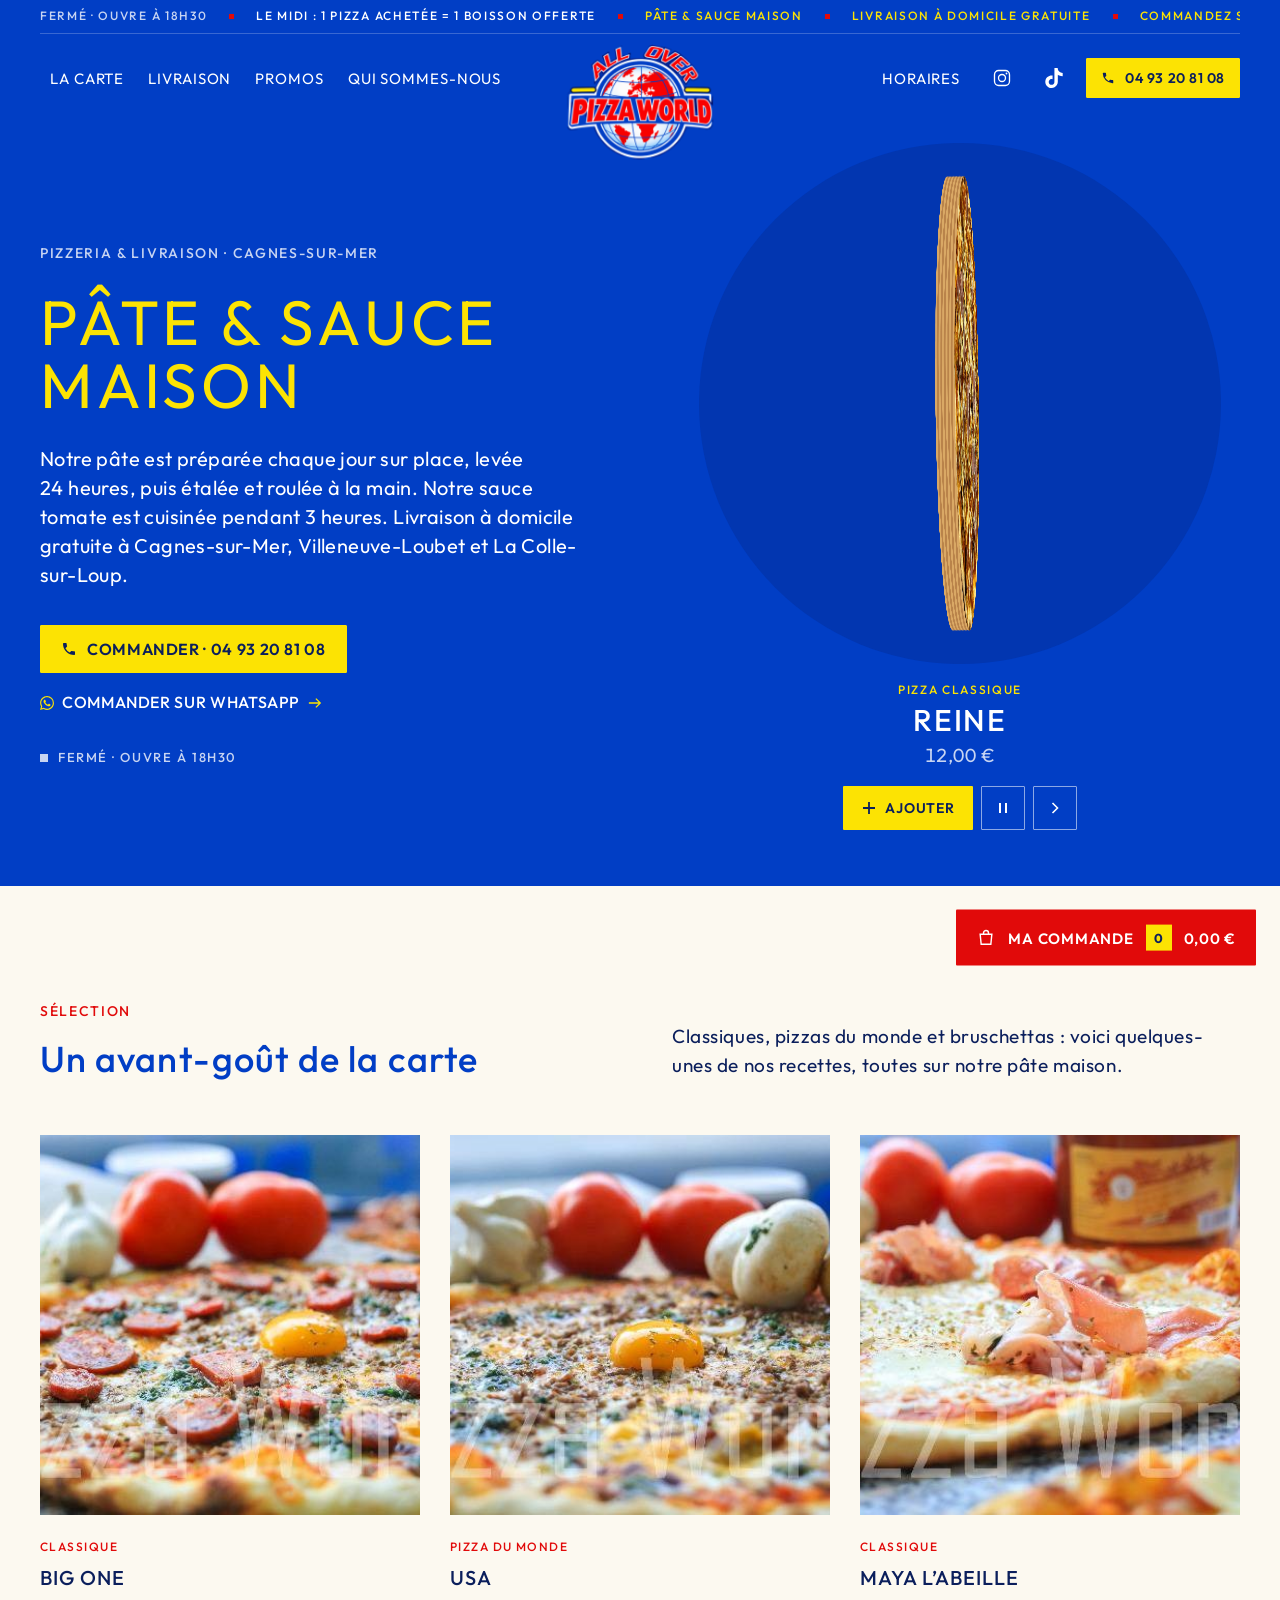
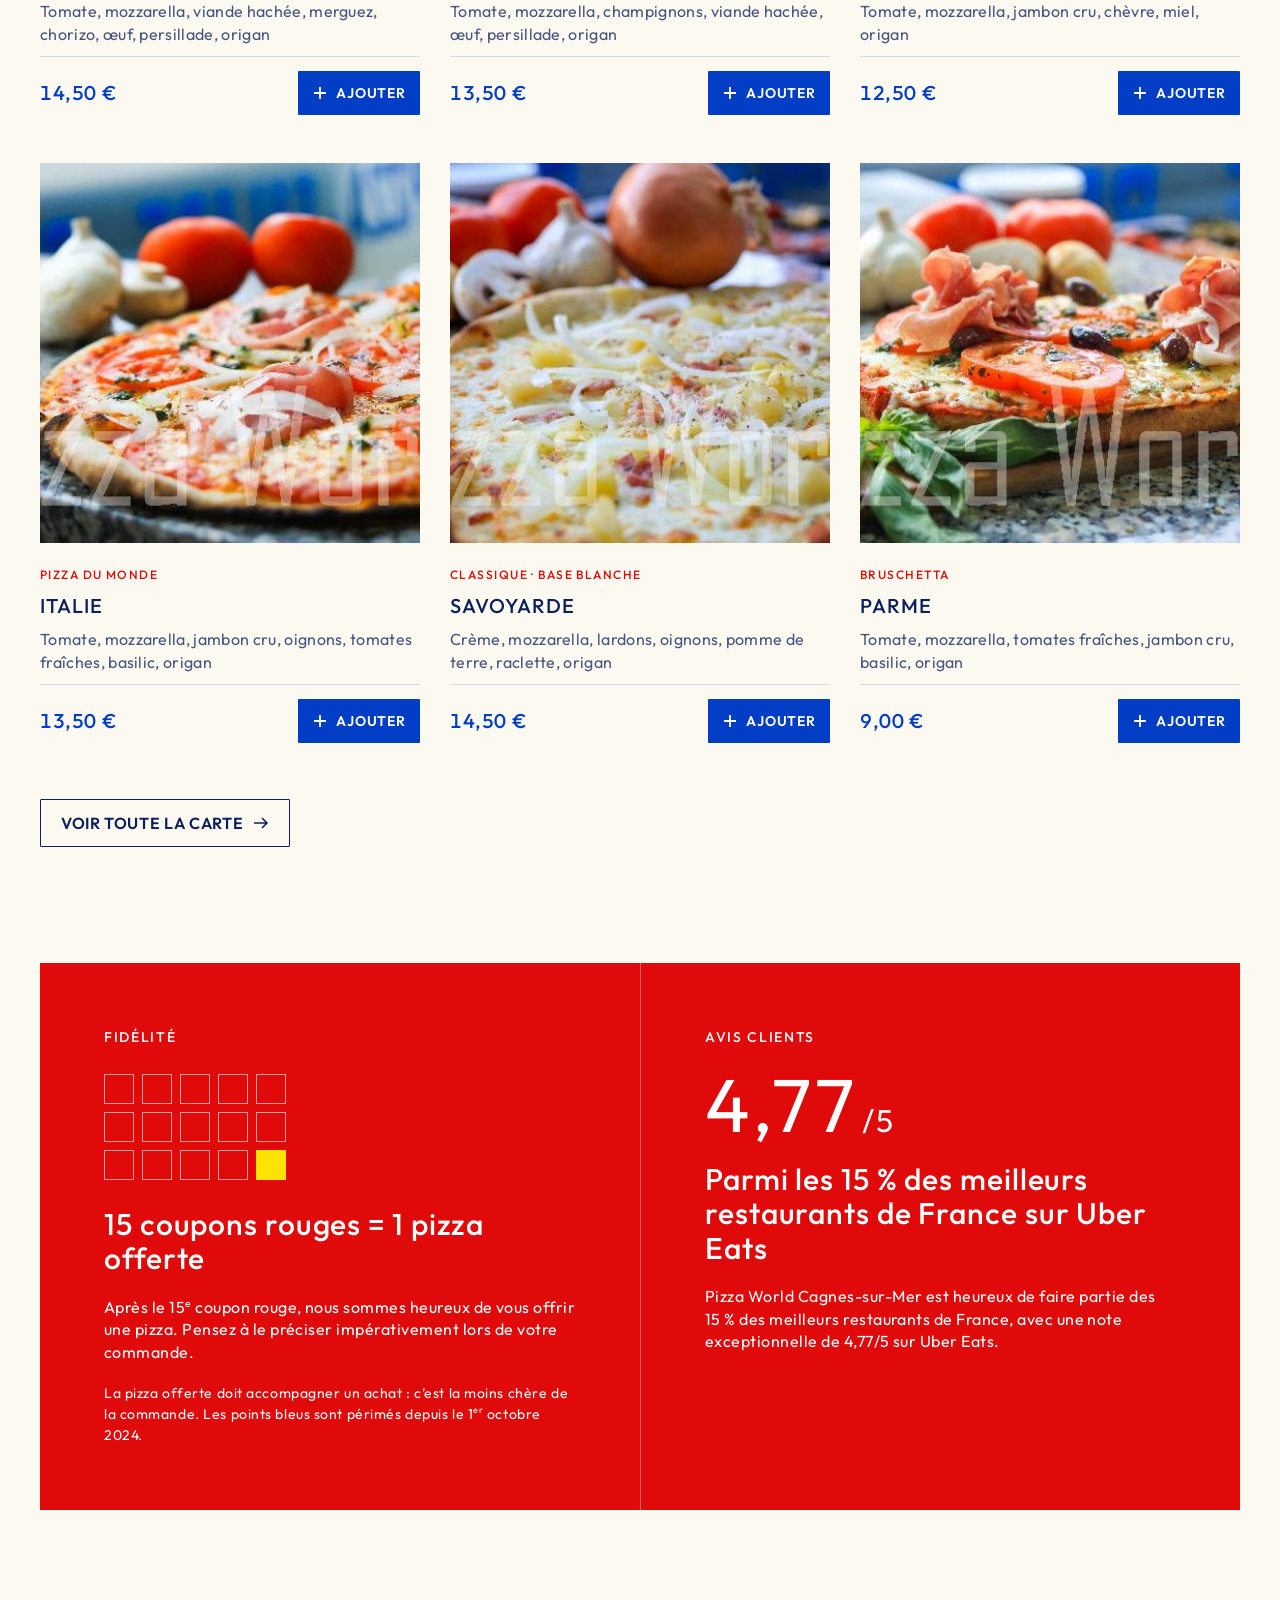
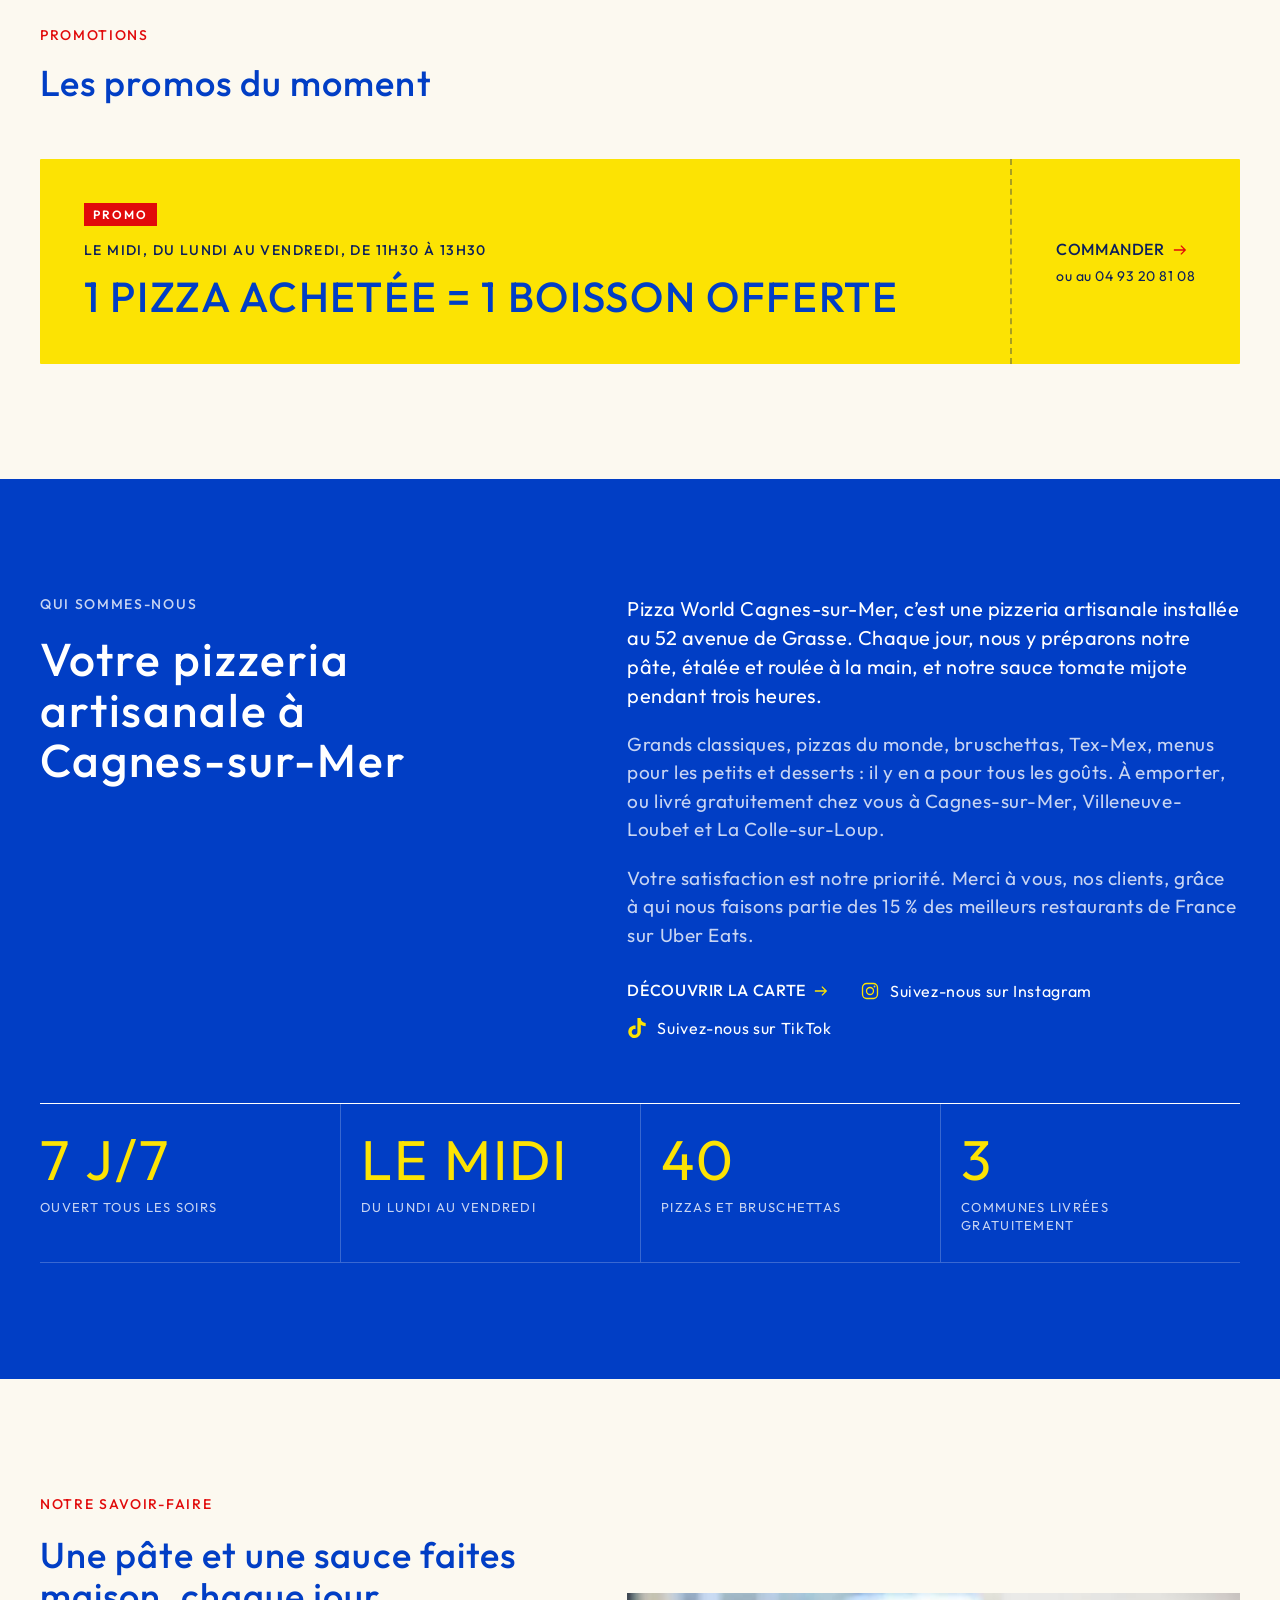
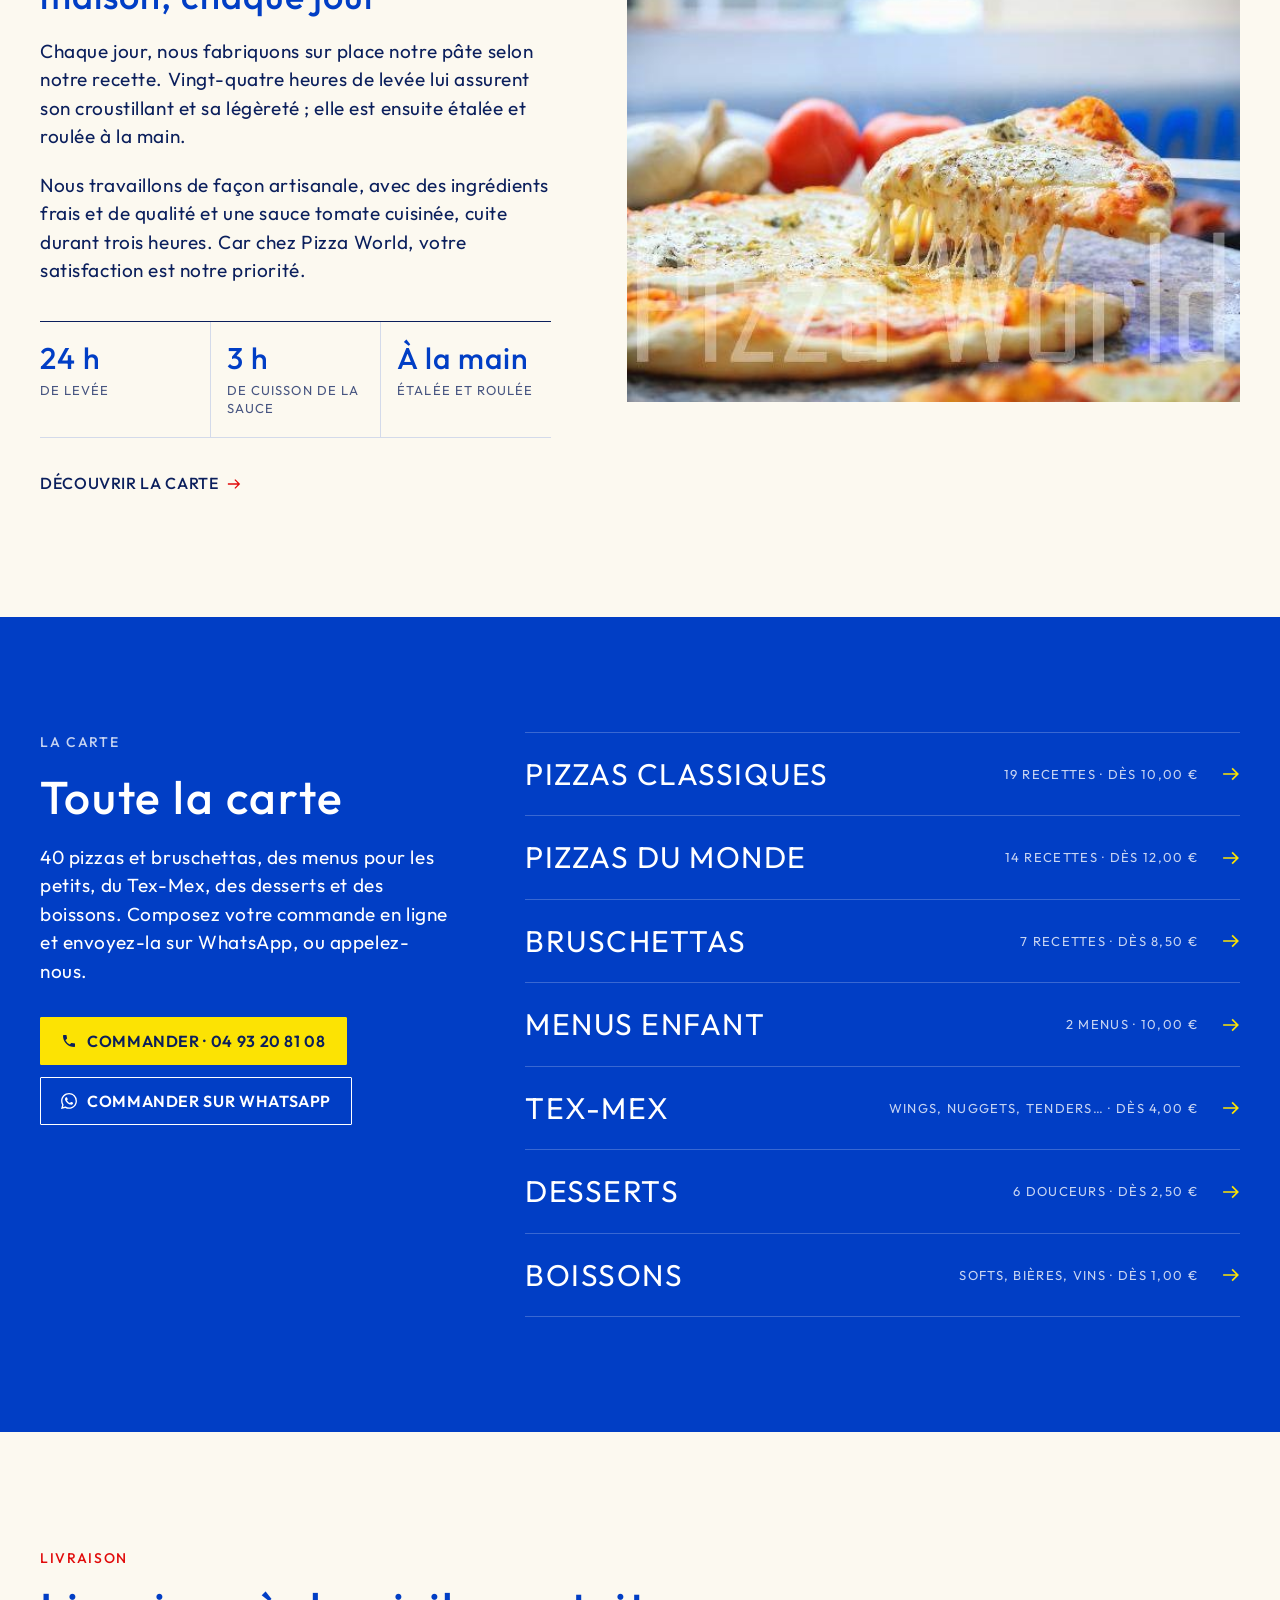
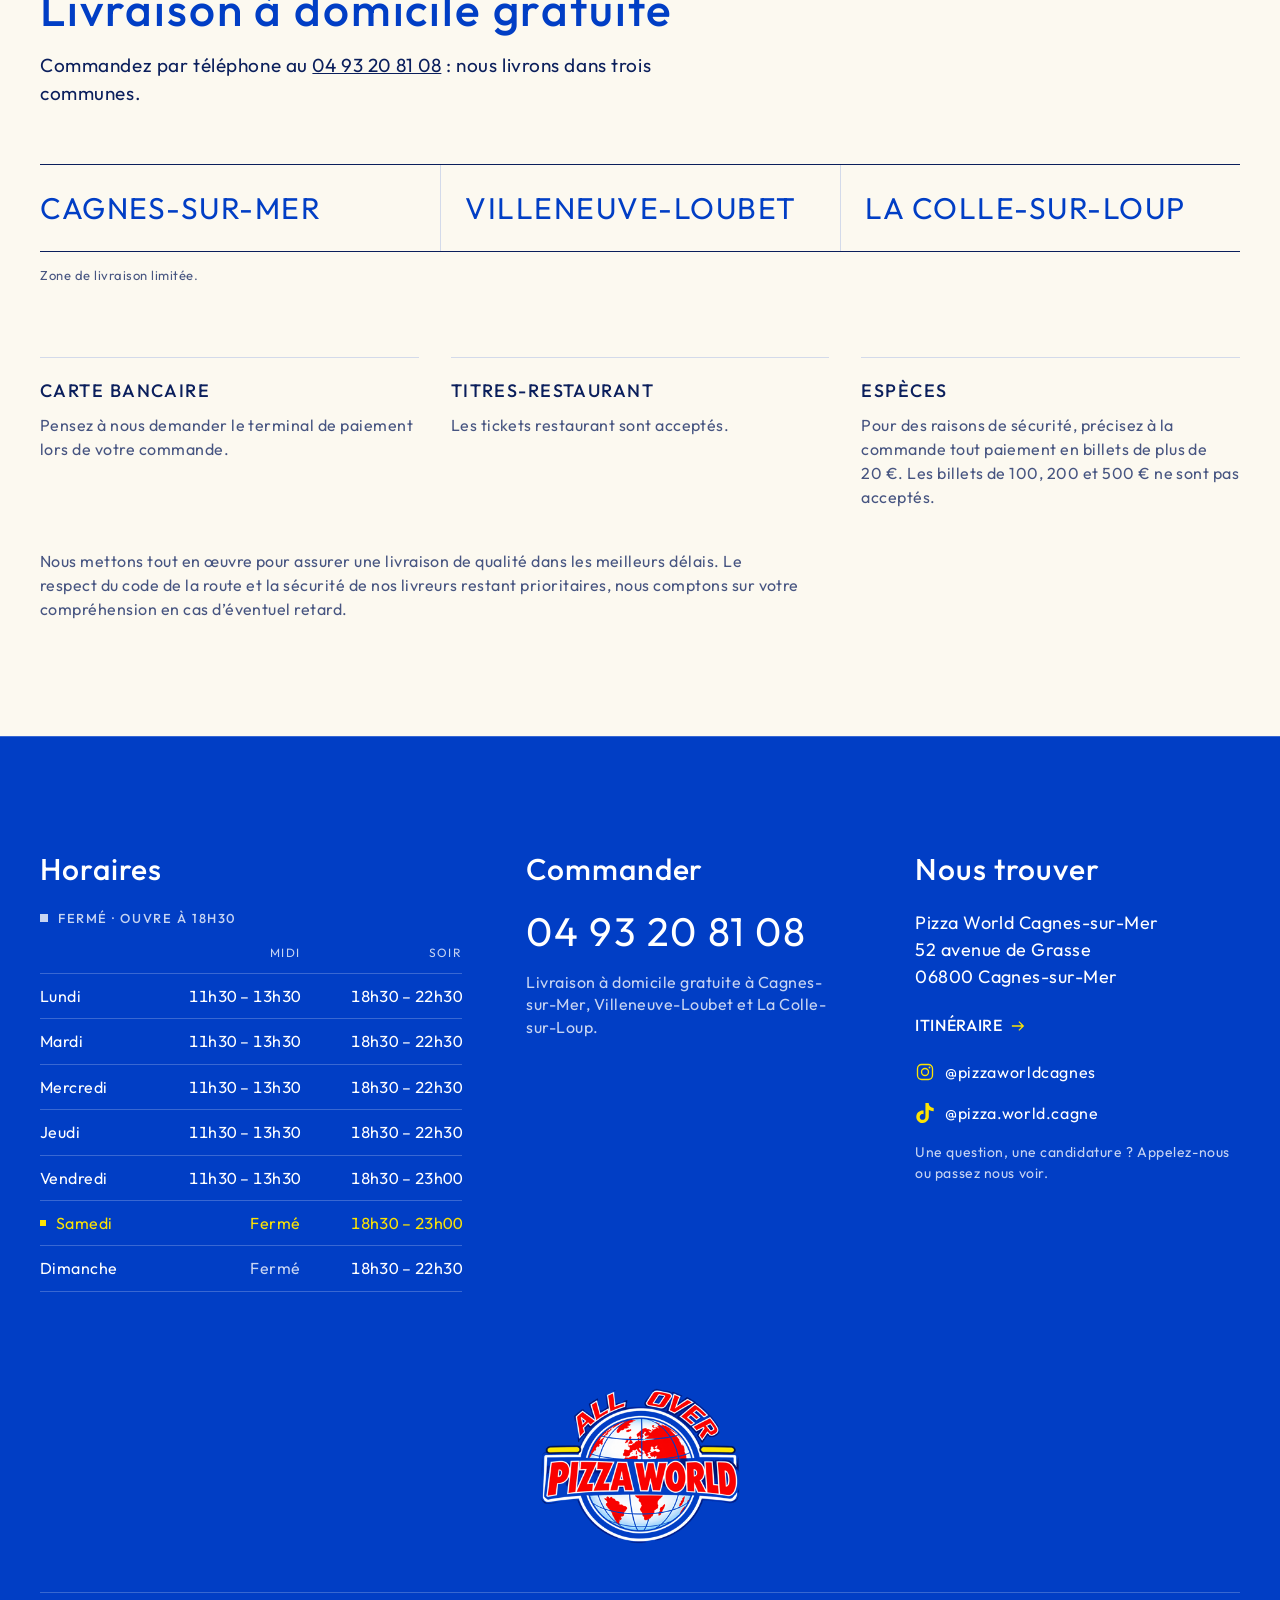
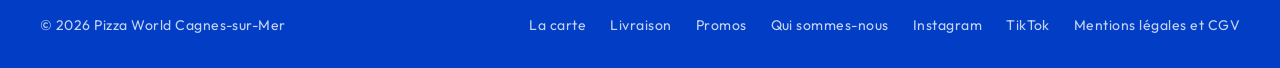
<file: index.html>
<!doctype html>
<html lang="fr">
<head>
  <meta charset="utf-8">
  <meta name="viewport" content="width=device-width, initial-scale=1">
  <title>Pizza World Cagnes-sur-Mer · Pizzeria, pâte &amp; sauce maison, livraison gratuite</title>
  <meta name="description" content="Pizzeria à Cagnes-sur-Mer : pâte maison levée 24 h et étalée à la main, sauce tomate maison cuisinée 3 h. Livraison gratuite à Cagnes-sur-Mer, Villeneuve-Loubet et La Colle-sur-Loup. Commandez au 04 93 20 81 08.">
  <link rel="canonical" href="https://cagnes.pizzaworld.fr/">
  <meta name="robots" content="index, follow, max-image-preview:large">
  <meta name="theme-color" content="#013ec5">

  <meta property="og:type" content="website">
  <meta property="og:locale" content="fr_FR">
  <meta property="og:site_name" content="Pizza World Cagnes-sur-Mer">
  <meta property="og:title" content="Pizza World Cagnes-sur-Mer · Pâte &amp; sauce maison, livraison gratuite">
  <meta property="og:description" content="Pâte maison levée 24 h, sauce tomate maison cuisinée 3 h. Livraison gratuite à Cagnes-sur-Mer, Villeneuve-Loubet et La Colle-sur-Loup.">
  <meta property="og:url" content="https://cagnes.pizzaworld.fr/">
  <meta property="og:image" content="https://cagnes.pizzaworld.fr/assets/img/og-image.jpg">
  <meta name="twitter:card" content="summary_large_image">

  <link rel="icon" href="favicon.ico" sizes="32x32">
  <link rel="icon" href="assets/img/favicon.svg" type="image/svg+xml">
  <link rel="apple-touch-icon" href="assets/img/apple-touch-icon.png">
  <link rel="preconnect" href="https://fonts.googleapis.com">
  <link rel="preconnect" href="https://fonts.gstatic.com" crossorigin>
  <link rel="stylesheet" href="https://fonts.googleapis.com/css2?family=Outfit:wght@300;400;500;600;700&amp;display=swap">
  <link rel="stylesheet" href="assets/css/style.css">

  <script type="application/ld+json">
  {
    "@context": "https://schema.org",
    "@type": "Restaurant",
    "@id": "https://cagnes.pizzaworld.fr/#restaurant",
    "name": "Pizza World Cagnes-sur-Mer",
    "description": "Pizzeria artisanale à Cagnes-sur-Mer : pâte maison levée 24 h, sauce tomate maison. Livraison gratuite à Cagnes-sur-Mer, Villeneuve-Loubet et La Colle-sur-Loup, ou à emporter.",
    "brand": { "@type": "Brand", "name": "Pizza World" },
    "url": "https://cagnes.pizzaworld.fr/",
    "image": "https://cagnes.pizzaworld.fr/assets/img/og-image.jpg",
    "logo": "https://cagnes.pizzaworld.fr/assets/img/logo-640.png",
    "telephone": "+33 4 93 20 81 08",
    "servesCuisine": ["Pizza", "Italienne", "Tex-Mex"],
    "priceRange": "€",
    "hasMenu": "https://cagnes.pizzaworld.fr/carte.html",
    "acceptsReservations": false,
    "currenciesAccepted": "EUR",
    "paymentAccepted": "Espèces, Carte bancaire, Titres-restaurant",
    "hasMap": "https://www.google.com/maps/search/?api=1&query=Pizza%20World%2052%20avenue%20de%20Grasse%2006800%20Cagnes-sur-Mer",
    "address": {
      "@type": "PostalAddress",
      "streetAddress": "52 avenue de Grasse",
      "postalCode": "06800",
      "addressLocality": "Cagnes-sur-Mer",
      "addressRegion": "Provence-Alpes-Côte d’Azur",
      "addressCountry": "FR"
    },
    "areaServed": ["Cagnes-sur-Mer", "Villeneuve-Loubet", "La Colle-sur-Loup"],
    "sameAs": ["https://www.instagram.com/pizzaworldcagnes/", "https://www.tiktok.com/@pizza.world.cagne"],
    "openingHoursSpecification": [
      { "@type": "OpeningHoursSpecification", "dayOfWeek": ["Monday", "Tuesday", "Wednesday", "Thursday", "Friday"], "opens": "11:30", "closes": "13:30" },
      { "@type": "OpeningHoursSpecification", "dayOfWeek": ["Monday", "Tuesday", "Wednesday", "Thursday", "Sunday"], "opens": "18:30", "closes": "22:30" },
      { "@type": "OpeningHoursSpecification", "dayOfWeek": ["Friday", "Saturday"], "opens": "18:30", "closes": "23:00" }
    ]
  }
  </script>
</head>
<body>
  <svg width="0" height="0" style="position:absolute" aria-hidden="true" focusable="false">
    <symbol id="i-phone" viewBox="0 0 24 24"><path fill="currentColor" d="M6.62 10.79a15.05 15.05 0 0 0 6.59 6.59l2.2-2.2a1 1 0 0 1 1.02-.24c1.12.37 2.32.57 3.57.57a1 1 0 0 1 1 1V20a1 1 0 0 1-1 1A17 17 0 0 1 3 4a1 1 0 0 1 1-1h3.5a1 1 0 0 1 1 1c0 1.25.2 2.45.57 3.57a1 1 0 0 1-.25 1.02l-2.2 2.2Z"/></symbol>
    <symbol id="i-arrow" viewBox="0 0 16 16"><path fill="none" stroke="currentColor" stroke-width="1.5" d="M1 8h13M9 3l5 5-5 5"/></symbol>
    <symbol id="i-up" viewBox="0 0 16 16"><path fill="none" stroke="currentColor" stroke-width="1.6" d="M3 10.5 8 5.5l5 5"/></symbol>
    <symbol id="i-instagram" viewBox="0 0 24 24"><g fill="none" stroke="currentColor" stroke-width="1.6"><rect x="3" y="3" width="18" height="18" rx="5"/><circle cx="12" cy="12" r="4.2"/></g><circle cx="17.4" cy="6.6" r="1.1" fill="currentColor"/></symbol>
    <symbol id="i-tiktok" viewBox="0 0 24 24"><path fill="currentColor" d="M12.525.02c1.31-.02 2.61-.01 3.91-.02.08 1.53.63 3.09 1.75 4.17 1.12 1.11 2.7 1.62 4.24 1.79v4.03c-1.44-.05-2.89-.35-4.2-.97-.57-.26-1.1-.59-1.62-.93-.01 2.92.01 5.84-.02 8.75-.08 1.4-.54 2.79-1.35 3.94-1.31 1.92-3.58 3.17-5.91 3.21-1.43.08-2.86-.31-4.08-1.03-2.02-1.19-3.44-3.37-3.65-5.71-.02-.5-.03-1-.01-1.49.18-1.9 1.12-3.72 2.58-4.96 1.66-1.44 3.98-2.13 6.15-1.72.02 1.48-.04 2.96-.04 4.44-.99-.32-2.15-.23-3.02.37-.63.41-1.11 1.04-1.36 1.75-.21.51-.15 1.07-.14 1.61.24 1.64 1.82 3.02 3.5 2.87 1.12-.01 2.19-.66 2.77-1.61.19-.33.4-.67.41-1.06.1-1.79.06-3.57.07-5.36.01-4.03-.01-8.05.02-12.07z"/></symbol>
    <symbol id="i-whatsapp" viewBox="0 0 24 24"><path fill="currentColor" d="M17.472 14.382c-.297-.149-1.758-.867-2.03-.967-.273-.099-.471-.148-.67.15-.197.297-.767.966-.94 1.164-.173.199-.347.223-.644.075-.297-.15-1.255-.463-2.39-1.475-.883-.788-1.48-1.761-1.653-2.059-.173-.297-.018-.458.13-.606.134-.133.298-.347.446-.52.149-.174.198-.298.298-.497.099-.198.05-.371-.025-.52-.075-.149-.669-1.612-.916-2.207-.242-.579-.487-.5-.669-.51-.173-.008-.371-.01-.57-.01-.198 0-.52.074-.792.372-.272.297-1.04 1.016-1.04 2.479 0 1.462 1.065 2.875 1.213 3.074.149.198 2.096 3.2 5.077 4.487.709.306 1.262.489 1.694.625.712.227 1.36.195 1.871.118.571-.085 1.758-.719 2.006-1.413.248-.694.248-1.289.173-1.413-.074-.124-.272-.198-.57-.347m-5.421 7.403h-.004a9.87 9.87 0 0 1-5.031-1.378l-.361-.214-3.741.982.998-3.648-.235-.374a9.86 9.86 0 0 1-1.51-5.26c.001-5.45 4.436-9.884 9.888-9.884 2.64 0 5.122 1.03 6.988 2.898a9.825 9.825 0 0 1 2.893 6.994c-.003 5.45-4.437 9.884-9.885 9.884m8.413-18.297A11.815 11.815 0 0 0 12.05 0C5.495 0 .16 5.335.157 11.892c0 2.096.547 4.142 1.588 5.945L.057 24l6.305-1.654a11.882 11.882 0 0 0 5.683 1.448h.005c6.554 0 11.89-5.335 11.893-11.893a11.821 11.821 0 0 0-3.48-8.413Z"/></symbol>
  </svg>

  <a class="skip-link" href="#contenu">Aller au contenu</a>

  <!-- ===== En-tête ===== -->
  <header class="site-header dark">
    <div class="wrap header-inner">
      <!-- Bandeau d'infos défilantes : en haut sur ordinateur, à côté du logo sur mobile -->
      <div class="header-ticker" aria-hidden="true">
        <div class="header-ticker-track">
          <ul>
            <li><span data-open-status>Ouvert tous les soirs</span></li>
            <li>Pâte &amp; sauce maison</li>
            <li>Livraison à domicile gratuite</li>
            <li>Commandez sur WhatsApp</li>
            <li>04 93 20 81 08</li>
            <li>15 coupons rouges = 1 pizza offerte</li>
            <li>4,77/5 sur Uber Eats</li>
            <li>Ouvert le midi du lundi au vendredi</li>
          </ul>
          <ul>
            <li><span data-open-status>Ouvert tous les soirs</span></li>
            <li>Pâte &amp; sauce maison</li>
            <li>Livraison à domicile gratuite</li>
            <li>Commandez sur WhatsApp</li>
            <li>04 93 20 81 08</li>
            <li>15 coupons rouges = 1 pizza offerte</li>
            <li>4,77/5 sur Uber Eats</li>
            <li>Ouvert le midi du lundi au vendredi</li>
          </ul>
        </div>
      </div>

      <nav class="nav nav-left" aria-label="Navigation principale">
        <a class="nav-link" href="carte.html">La carte</a>
        <a class="nav-link" href="#livraison">Livraison</a>
        <a class="nav-link" href="#promotions" data-promos-link>Promos</a>
        <a class="nav-link" href="#qui-sommes-nous">Qui sommes-nous</a>
      </nav>

      <a class="brand" href="index.html">
        <img src="assets/img/logo-320.png" width="320" height="250" alt="Pizza World Cagnes-sur-Mer, retour à l’accueil">
      </a>

      <div class="nav nav-right">
        <a class="nav-link" href="#horaires">Horaires</a>
        <a class="nav-icon" href="https://www.instagram.com/pizzaworldcagnes/" target="_blank" rel="noopener" aria-label="Instagram @pizzaworldcagnes (nouvelle fenêtre)">
          <svg class="icon" aria-hidden="true"><use href="#i-instagram"/></svg>
        </a>
        <a class="nav-icon" href="https://www.tiktok.com/@pizza.world.cagne" target="_blank" rel="noopener" aria-label="TikTok @pizza.world.cagne (nouvelle fenêtre)">
          <svg class="icon" aria-hidden="true"><use href="#i-tiktok"/></svg>
        </a>
        <a class="btn btn-sm" href="tel:+33493208108">
          <svg class="icon" aria-hidden="true"><use href="#i-phone"/></svg>04 93 20 81 08
        </a>
      </div>

      <button class="nav-toggle" type="button" aria-expanded="false" aria-controls="mobile-nav" aria-label="Ouvrir le menu">
        <span class="nav-toggle-bars" aria-hidden="true"></span>
      </button>
    </div>

    <div class="mobile-nav dark" id="mobile-nav" hidden>
      <nav class="mobile-nav-links" aria-label="Navigation mobile">
        <a href="index.html" aria-current="page">Accueil <svg class="icon" aria-hidden="true"><use href="#i-arrow"/></svg></a>
        <a href="carte.html">La carte <svg class="icon" aria-hidden="true"><use href="#i-arrow"/></svg></a>
        <a href="#livraison">Livraison <svg class="icon" aria-hidden="true"><use href="#i-arrow"/></svg></a>
        <a href="#promotions" data-promos-link>Promos <svg class="icon" aria-hidden="true"><use href="#i-arrow"/></svg></a>
        <a href="#qui-sommes-nous">Qui sommes-nous <svg class="icon" aria-hidden="true"><use href="#i-arrow"/></svg></a>
        <a href="#horaires">Horaires &amp; accès <svg class="icon" aria-hidden="true"><use href="#i-arrow"/></svg></a>
      </nav>
      <div class="mobile-nav-foot">
        <p class="status" data-open-status hidden></p>
        <a class="btn" href="tel:+33493208108"><svg class="icon" aria-hidden="true"><use href="#i-phone"/></svg>Commander · 04 93 20 81 08</a>
        <a class="social-link" href="https://www.instagram.com/pizzaworldcagnes/" target="_blank" rel="noopener"><svg class="icon" aria-hidden="true"><use href="#i-instagram"/></svg>@pizzaworldcagnes</a>
        <a class="social-link" href="https://www.tiktok.com/@pizza.world.cagne" target="_blank" rel="noopener"><svg class="icon" aria-hidden="true"><use href="#i-tiktok"/></svg>@pizza.world.cagne</a>
        <p class="small muted">52 avenue de Grasse, 06800 Cagnes-sur-Mer</p>
      </div>
    </div>
  </header>

  <main id="contenu">

    <!-- ===== Héros ===== -->
    <section class="hero dark" aria-labelledby="hero-title">
      <div class="hero-copy">
        <p class="eyebrow">Pizzeria &amp; livraison · Cagnes-sur-Mer</p>
        <h1 class="display hero-title" id="hero-title"><span class="sr-only">Pizza World Cagnes-sur-Mer&nbsp;: </span><span class="display-line">Pâte &amp; sauce</span><span class="display-line">maison</span></h1>
        <p class="lead hero-sub">Notre pâte est préparée chaque jour sur place, levée 24&nbsp;heures, puis étalée et roulée à la main. Notre sauce tomate est cuisinée pendant 3&nbsp;heures. Livraison à domicile gratuite à Cagnes-sur-Mer, Villeneuve-Loubet et La Colle-sur-Loup.</p>
        <div class="hero-actions">
          <a class="btn" href="tel:+33493208108"><svg class="icon" aria-hidden="true"><use href="#i-phone"/></svg>Commander · 04 93 20 81 08</a>
          <a class="link-arrow" href="carte.html#commander"><svg class="icon" aria-hidden="true"><use href="#i-whatsapp"/></svg>Commander sur WhatsApp <svg class="icon" aria-hidden="true"><use href="#i-arrow"/></svg></a>
        </div>
        <div class="hero-meta">
          <p class="status" data-open-status hidden></p>
        </div>
      </div>

      <!-- Pizza 3D : elle pivote et change de recette à chaque tour.
           Recettes : les pizzas de carte.html qui ont une photo vue du dessus (attribut data-disc). -->
      <div class="hero-media hero-spin" data-spin>
        <div class="spin-stage">
          <div class="spin-tilt">
            <div class="spin-disc" data-spin-disc>
              <div class="spin-face spin-front"><img src="assets/img/pizzas-3d/reine.jpg" width="900" height="900" alt="Pizza Reine" fetchpriority="high"></div>
              <div class="spin-face spin-back" aria-hidden="true"><img src="assets/img/pizzas-3d/reine.jpg" width="900" height="900" alt=""></div>
            </div>
          </div>
        </div>
        <div class="spin-caption" data-spin-caption>
          <p class="spin-kicker" data-spin-kicker>Pizza classique</p>
          <p class="spin-name" data-spin-name>Reine</p>
          <p class="spin-price" data-spin-price>12,00&nbsp;€</p>
        </div>
        <!-- Recettes suivantes de la pizza 3D (photo vue du dessus dans assets/img/pizzas-3d/).
             Elles passent dans cet ordre après la Reine, puis viennent les autres pizzas de la carte.
             Sur le site en ligne, la liste et les prix sont aussi relus dans carte.html. -->
        <ul class="spin-list" hidden>
          <li data-disc="assets/img/pizzas-3d/4-fromages.jpg" data-name="4 Fromages" data-kicker="Pizza classique" data-price="12,50 €"></li>
          <li data-disc="assets/img/pizzas-3d/grece.jpg" data-name="Grèce" data-kicker="Pizza du monde · Nouveau" data-price="13,00 €"></li>
          <li data-disc="assets/img/pizzas-3d/camembert-roti.jpg" data-name="La Camembert rôti" data-kicker="Pizza classique · Nouveau · Base blanche" data-price="15,00 €" data-choices="Lardons|Poulet"></li>
        </ul>
        <div class="spin-actions" hidden>
          <button type="button" class="sc-btn" data-spin-toggle aria-label="Mettre la pizza en pause"><svg viewBox="0 0 16 16" aria-hidden="true"><path d="M5 3v10M11 3v10" fill="none" stroke="currentColor" stroke-width="2"/></svg></button>
          <button type="button" class="sc-btn" data-spin-next aria-label="Recette suivante"><svg viewBox="0 0 16 16" aria-hidden="true"><path d="M5.5 3l5 5-5 5" fill="none" stroke="currentColor" stroke-width="1.6"/></svg></button>
        </div>
      </div>
    </section>

    <!-- ===== Sélection ===== -->
    <section class="section light featured" aria-labelledby="featured-title">
      <div class="wrap">
        <div class="section-head section-head--split">
          <div>
            <p class="eyebrow">Sélection</p>
            <h2 class="heading" id="featured-title">Un avant-goût de la carte</h2>
          </div>
          <p class="text">Classiques, pizzas du monde et bruschettas&nbsp;: voici quelques-unes de nos recettes, toutes sur notre pâte maison.</p>
        </div>

        <ul class="food-grid food-grid--carousel">
          <li class="food-card" data-kind="pizza">
            <div class="food-frame"><img class="food-media" src="assets/img/pizzas/big-one.jpg" width="550" height="367" alt="Pizza Big One" loading="lazy" decoding="async"></div>
            <div class="food-body">
              <p class="food-kicker">Classique</p>
              <div class="food-title"><h3>Big One</h3></div>
              <p class="food-desc">Tomate, mozzarella, viande hachée, merguez, chorizo, œuf, persillade, origan</p>
              <div class="food-foot">
                <span class="price">14,50&nbsp;€</span>
              </div>
            </div>
          </li>
          <li class="food-card" data-kind="pizza">
            <div class="food-frame"><img class="food-media" src="assets/img/pizzas/usa.jpg" width="550" height="367" alt="Pizza USA" loading="lazy" decoding="async"></div>
            <div class="food-body">
              <p class="food-kicker">Pizza du monde</p>
              <div class="food-title"><h3>USA</h3></div>
              <p class="food-desc">Tomate, mozzarella, champignons, viande hachée, œuf, persillade, origan</p>
              <div class="food-foot">
                <span class="price">13,50&nbsp;€</span>
              </div>
            </div>
          </li>
          <li class="food-card" data-kind="pizza">
            <div class="food-frame"><img class="food-media" src="assets/img/pizzas/maya-l-abeille.jpg" width="550" height="367" alt="Pizza Maya l’Abeille" loading="lazy" decoding="async"></div>
            <div class="food-body">
              <p class="food-kicker">Classique</p>
              <div class="food-title"><h3>Maya l’Abeille</h3></div>
              <p class="food-desc">Tomate, mozzarella, jambon cru, chèvre, miel, origan</p>
              <div class="food-foot">
                <span class="price">12,50&nbsp;€</span>
              </div>
            </div>
          </li>
          <li class="food-card" data-kind="pizza">
            <div class="food-frame"><img class="food-media" src="assets/img/pizzas/italie.jpg" width="550" height="367" alt="Pizza Italie" loading="lazy" decoding="async"></div>
            <div class="food-body">
              <p class="food-kicker">Pizza du monde</p>
              <div class="food-title"><h3>Italie</h3></div>
              <p class="food-desc">Tomate, mozzarella, jambon cru, oignons, tomates fraîches, basilic, origan</p>
              <div class="food-foot">
                <span class="price">13,50&nbsp;€</span>
              </div>
            </div>
          </li>
          <li class="food-card" data-kind="pizza">
            <div class="food-frame"><img class="food-media" src="assets/img/pizzas/savoyarde.jpg" width="550" height="367" alt="Pizza Savoyarde" loading="lazy" decoding="async"></div>
            <div class="food-body">
              <p class="food-kicker">Classique · base blanche</p>
              <div class="food-title"><h3>Savoyarde</h3></div>
              <p class="food-desc">Crème, mozzarella, lardons, oignons, pomme de terre, raclette, origan</p>
              <div class="food-foot">
                <span class="price">14,50&nbsp;€</span>
              </div>
            </div>
          </li>
          <li class="food-card" data-kind="bruschetta">
            <div class="food-frame"><img class="food-media" src="assets/img/pizzas/bruschetta-parme.jpg" width="550" height="367" alt="Bruschetta Parme" loading="lazy" decoding="async"></div>
            <div class="food-body">
              <p class="food-kicker">Bruschetta</p>
              <div class="food-title"><h3>Parme</h3></div>
              <p class="food-desc">Tomate, mozzarella, tomates fraîches, jambon cru, basilic, origan</p>
              <div class="food-foot">
                <span class="price">9,00&nbsp;€</span>
              </div>
            </div>
          </li>
        </ul>

        <div class="section-foot">
          <a class="btn btn-outline" href="carte.html">Voir toute la carte <svg class="icon" aria-hidden="true"><use href="#i-arrow"/></svg></a>
        </div>
      </div>
    </section>

    <!-- ===== Fidélité et avis ===== -->
    <section class="section light perks" aria-label="Fidélité et avis clients">
      <div class="wrap">
        <div class="perks-panel dark">
          <article class="perk" aria-labelledby="fidelite-title">
            <p class="eyebrow">Fidélité</p>
            <div class="coupons" aria-hidden="true">
              <span></span><span></span><span></span><span></span><span></span>
              <span></span><span></span><span></span><span></span><span></span>
              <span></span><span></span><span></span><span></span><span></span>
            </div>
            <h2 class="heading-sm" id="fidelite-title">15 coupons rouges = 1 pizza offerte</h2>
            <p>Après le 15<sup>e</sup> coupon rouge, nous sommes heureux de vous offrir une pizza. Pensez à le préciser impérativement lors de votre commande.</p>
            <p class="small muted">La pizza offerte doit accompagner un achat&nbsp;: c’est la moins chère de la commande. Les points bleus sont périmés depuis le 1<sup>er</sup> octobre 2024.</p>
          </article>
          <article class="perk" aria-labelledby="avis-title">
            <p class="eyebrow">Avis clients</p>
            <p class="perk-figure">4,77<small>/5</small></p>
            <h2 class="heading-sm" id="avis-title">Parmi les 15&nbsp;% des meilleurs restaurants de France sur Uber Eats</h2>
            <p>Pizza World Cagnes-sur-Mer est heureux de faire partie des 15&nbsp;% des meilleurs restaurants de France, avec une note exceptionnelle de 4,77/5 sur Uber Eats.</p>
          </article>
        </div>
      </div>
    </section>

    <!-- ===== Promotions =====
         Les promos se gèrent dans assets/js/promos.js : la section se remplit toute seule
         et disparaît quand il n'y a aucune promo active. -->
    <section class="section light promos" id="promotions" aria-labelledby="promos-title" data-promos hidden>
      <div class="wrap">
        <div class="section-head">
          <p class="eyebrow">Promotions</p>
          <h2 class="heading" id="promos-title">Les promos du moment</h2>
        </div>
        <ul class="promo-grid" data-promos-list></ul>
      </div>
    </section>

    <!-- ===== Qui sommes-nous ===== -->
    <section class="section dark about" id="qui-sommes-nous" aria-labelledby="about-title">
      <div class="wrap about-grid">
        <div class="about-head">
          <p class="eyebrow">Qui sommes-nous</p>
          <h2 class="heading-lg" id="about-title">Votre pizzeria artisanale à <span class="nowrap">Cagnes-sur-Mer</span></h2>
        </div>
        <div class="about-copy">
          <p class="lead">Pizza World Cagnes-sur-Mer, c’est une pizzeria artisanale installée au 52 avenue de Grasse. Chaque jour, nous y préparons notre pâte, étalée et roulée à la main, et notre sauce tomate mijote pendant trois heures.</p>
          <p class="text">Grands classiques, pizzas du monde, bruschettas, Tex-Mex, menus pour les petits et desserts&nbsp;: il y en a pour tous les goûts. À emporter, ou livré gratuitement chez vous à Cagnes-sur-Mer, Villeneuve-Loubet et La Colle-sur-Loup.</p>
          <p class="text">Votre satisfaction est notre priorité. Merci à vous, nos clients, grâce à qui nous faisons partie des 15&nbsp;% des meilleurs restaurants de France sur Uber Eats.</p>
          <div class="about-links">
            <a class="link-arrow" href="carte.html">Découvrir la carte <svg class="icon" aria-hidden="true"><use href="#i-arrow"/></svg></a>
            <a class="social-link" href="https://www.instagram.com/pizzaworldcagnes/" target="_blank" rel="noopener"><svg class="icon" aria-hidden="true"><use href="#i-instagram"/></svg>Suivez-nous sur Instagram</a>
            <a class="social-link" href="https://www.tiktok.com/@pizza.world.cagne" target="_blank" rel="noopener"><svg class="icon" aria-hidden="true"><use href="#i-tiktok"/></svg>Suivez-nous sur TikTok</a>
          </div>
        </div>
        <dl class="about-facts">
          <div><dt>7&nbsp;j/7</dt><dd>Ouvert tous les soirs</dd></div>
          <div><dt>Le midi</dt><dd>Du lundi au vendredi</dd></div>
          <div><dt>40</dt><dd>Pizzas et bruschettas</dd></div>
          <div><dt>3</dt><dd>Communes livrées gratuitement</dd></div>
        </dl>
      </div>
    </section>

    <!-- ===== Savoir-faire ===== -->
    <section class="section light story" id="notre-pate" aria-labelledby="story-title">
      <div class="wrap story-grid">
        <div class="story-copy">
          <p class="eyebrow">Notre savoir-faire</p>
          <h2 class="heading" id="story-title">Une pâte et une sauce faites maison, chaque jour</h2>
          <p class="text">Chaque jour, nous fabriquons sur place notre pâte selon notre recette. Vingt-quatre heures de levée lui assurent son croustillant et sa légèreté&nbsp;; elle est ensuite étalée et roulée à la main.</p>
          <p class="text">Nous travaillons de façon artisanale, avec des ingrédients frais et de qualité et une sauce tomate cuisinée, cuite durant trois heures. Car chez Pizza World, votre satisfaction est notre priorité.</p>
          <dl class="facts">
            <div><dt>24 h</dt><dd>de levée</dd></div>
            <div><dt>3 h</dt><dd>de cuisson de la sauce</dd></div>
            <div><dt>À la main</dt><dd>étalée et roulée</dd></div>
          </dl>
          <a class="link-arrow" href="carte.html">Découvrir la carte <svg class="icon" aria-hidden="true"><use href="#i-arrow"/></svg></a>
        </div>
        <figure class="story-media">
          <img src="assets/img/pizzas/4-fromages-filant.jpg" width="550" height="367" alt="Part de pizza 4 fromages au fromage filant" loading="lazy" decoding="async">
        </figure>
      </div>
    </section>

    <!-- ===== Index de la carte ===== -->
    <section class="section dark menu-index" aria-labelledby="menu-index-title">
      <div class="wrap menu-index-grid">
        <div class="menu-index-head">
          <p class="eyebrow">La carte</p>
          <h2 class="heading-lg" id="menu-index-title">Toute la carte</h2>
          <p class="text">40 pizzas et bruschettas, des menus pour les petits, du Tex-Mex, des desserts et des boissons. Composez votre commande en ligne et envoyez-la sur WhatsApp, ou appelez-nous.</p>
          <div class="menu-index-actions">
            <a class="btn" href="tel:+33493208108"><svg class="icon" aria-hidden="true"><use href="#i-phone"/></svg>Commander · 04 93 20 81 08</a>
            <a class="btn btn-outline" href="carte.html#commander"><svg class="icon" aria-hidden="true"><use href="#i-whatsapp"/></svg>Commander sur WhatsApp</a>
          </div>
        </div>
        <ul class="menu-index-list">
          <li><a href="carte.html#classiques"><span class="mi-name">Pizzas classiques</span><span class="mi-meta">19 recettes · dès 10,00&nbsp;€</span><svg class="mi-arrow" aria-hidden="true"><use href="#i-arrow"/></svg></a></li>
          <li><a href="carte.html#monde"><span class="mi-name">Pizzas du monde</span><span class="mi-meta">14 recettes · dès 12,00&nbsp;€</span><svg class="mi-arrow" aria-hidden="true"><use href="#i-arrow"/></svg></a></li>
          <li><a href="carte.html#bruschettas"><span class="mi-name">Bruschettas</span><span class="mi-meta">7 recettes · dès 8,50&nbsp;€</span><svg class="mi-arrow" aria-hidden="true"><use href="#i-arrow"/></svg></a></li>
          <li><a href="carte.html#enfants"><span class="mi-name">Menus enfant</span><span class="mi-meta">2 menus · 10,00&nbsp;€</span><svg class="mi-arrow" aria-hidden="true"><use href="#i-arrow"/></svg></a></li>
          <li><a href="carte.html#tex-mex"><span class="mi-name">Tex-Mex</span><span class="mi-meta">Wings, nuggets, tenders… · dès 4,00&nbsp;€</span><svg class="mi-arrow" aria-hidden="true"><use href="#i-arrow"/></svg></a></li>
          <li><a href="carte.html#desserts"><span class="mi-name">Desserts</span><span class="mi-meta">6 douceurs · dès 2,50&nbsp;€</span><svg class="mi-arrow" aria-hidden="true"><use href="#i-arrow"/></svg></a></li>
          <li><a href="carte.html#boissons"><span class="mi-name">Boissons</span><span class="mi-meta">Softs, bières, vins · dès 1,00&nbsp;€</span><svg class="mi-arrow" aria-hidden="true"><use href="#i-arrow"/></svg></a></li>
        </ul>
      </div>
    </section>

    <!-- ===== Livraison ===== -->
    <section class="section light delivery" id="livraison" aria-labelledby="livraison-title">
      <div class="wrap">
        <div class="section-head">
          <p class="eyebrow">Livraison</p>
          <h2 class="heading-lg" id="livraison-title">Livraison à domicile gratuite</h2>
          <p class="text">Commandez par téléphone au <a href="tel:+33493208108">04 93 20 81 08</a>&nbsp;: nous livrons dans trois communes.</p>
        </div>

        <ul class="zones">
          <li>Cagnes-sur-Mer</li>
          <li>Villeneuve-Loubet</li>
          <li>La Colle-sur-Loup</li>
        </ul>
        <p class="footnote zones-note">Zone de livraison limitée.</p>

        <div class="conditions">
          <article class="condition">
            <h3>Carte bancaire</h3>
            <p>Pensez à nous demander le terminal de paiement lors de votre commande.</p>
          </article>
          <article class="condition">
            <h3>Titres-restaurant</h3>
            <p>Les tickets restaurant sont acceptés.</p>
          </article>
          <article class="condition">
            <h3>Espèces</h3>
            <p>Pour des raisons de sécurité, précisez à la commande tout paiement en billets de plus de 20&nbsp;€. Les billets de 100, 200 et 500&nbsp;€ ne sont pas acceptés.</p>
          </article>
        </div>

        <p class="delay-note">Nous mettons tout en œuvre pour assurer une livraison de qualité dans les meilleurs délais. Le respect du code de la route et la sécurité de nos livreurs restant prioritaires, nous comptons sur votre compréhension en cas d’éventuel retard.</p>
      </div>
    </section>

  </main>

  <!-- ===== Pied de page : horaires, commande, accès ===== -->
  <footer class="site-footer dark" id="horaires">
    <div class="wrap footer-grid">
      <div class="footer-col">
        <h2 class="heading-sm">Horaires</h2>
        <p class="status" data-open-status hidden></p>
        <!-- Pour modifier les horaires : changez le texte ET l'attribut data-hours (format 24 h, créneaux séparés par un espace). -->
        <table class="hours" data-hours-table>
          <caption class="sr-only">Horaires d’ouverture</caption>
          <thead>
            <tr><th scope="col"><span class="sr-only">Jour</span></th><th scope="col">Midi</th><th scope="col">Soir</th></tr>
          </thead>
          <tbody>
            <tr data-day="1" data-hours="11:30-13:30 18:30-22:30"><th scope="row">Lundi</th><td>11h30 – 13h30</td><td>18h30 – 22h30</td></tr>
            <tr data-day="2" data-hours="11:30-13:30 18:30-22:30"><th scope="row">Mardi</th><td>11h30 – 13h30</td><td>18h30 – 22h30</td></tr>
            <tr data-day="3" data-hours="11:30-13:30 18:30-22:30"><th scope="row">Mercredi</th><td>11h30 – 13h30</td><td>18h30 – 22h30</td></tr>
            <tr data-day="4" data-hours="11:30-13:30 18:30-22:30"><th scope="row">Jeudi</th><td>11h30 – 13h30</td><td>18h30 – 22h30</td></tr>
            <tr data-day="5" data-hours="11:30-13:30 18:30-23:00"><th scope="row">Vendredi</th><td>11h30 – 13h30</td><td>18h30 – 23h00</td></tr>
            <tr data-day="6" data-hours="18:30-23:00"><th scope="row">Samedi</th><td class="closed">Fermé</td><td>18h30 – 23h00</td></tr>
            <tr data-day="0" data-hours="18:30-22:30"><th scope="row">Dimanche</th><td class="closed">Fermé</td><td>18h30 – 22h30</td></tr>
          </tbody>
        </table>
      </div>

      <div class="footer-col">
        <h2 class="heading-sm">Commander</h2>
        <a class="phone-big" href="tel:+33493208108">04 93 20 81 08</a>
        <p class="muted">Livraison à domicile gratuite à Cagnes-sur-Mer, Villeneuve-Loubet et La Colle-sur-Loup.</p>
      </div>

      <div class="footer-col">
        <h2 class="heading-sm">Nous trouver</h2>
        <address>Pizza World Cagnes-sur-Mer<br>52 avenue de Grasse<br>06800 Cagnes-sur-Mer</address>
        <a class="link-arrow" href="https://www.google.com/maps/search/?api=1&amp;query=Pizza%20World%2052%20avenue%20de%20Grasse%2006800%20Cagnes-sur-Mer" target="_blank" rel="noopener">Itinéraire <svg class="icon" aria-hidden="true"><use href="#i-arrow"/></svg></a>
        <a class="social-link" href="https://www.instagram.com/pizzaworldcagnes/" target="_blank" rel="noopener"><svg class="icon" aria-hidden="true"><use href="#i-instagram"/></svg>@pizzaworldcagnes</a>
        <a class="social-link" href="https://www.tiktok.com/@pizza.world.cagne" target="_blank" rel="noopener"><svg class="icon" aria-hidden="true"><use href="#i-tiktok"/></svg>@pizza.world.cagne</a>
        <p class="small muted">Une question, une candidature&nbsp;? Appelez-nous ou passez nous voir.</p>
      </div>
    </div>

    <div class="wrap footer-sign">
      <img class="footer-logo" src="assets/img/logo-320.png" width="320" height="250" alt="All Over Pizza World" loading="lazy" decoding="async">
    </div>

    <div class="wrap footer-bottom">
      <p>© <span data-year>2026</span> Pizza World Cagnes-sur-Mer</p>
      <nav aria-label="Liens utiles">
        <a href="carte.html">La carte</a>
        <a href="#livraison">Livraison</a>
        <a href="#promotions" data-promos-link>Promos</a>
        <a href="#qui-sommes-nous">Qui sommes-nous</a>
        <a href="https://www.instagram.com/pizzaworldcagnes/" target="_blank" rel="noopener">Instagram</a>
        <a href="https://www.tiktok.com/@pizza.world.cagne" target="_blank" rel="noopener">TikTok</a>
        <a href="mentions-legales.html">Mentions légales et CGV</a>
      </nav>
    </div>
  </footer>

  <a class="to-top" href="#contenu" aria-label="Revenir en haut de la page"><svg class="icon" aria-hidden="true"><use href="#i-up"/></svg></a>

  <div class="callbar dark">
    <a class="btn" href="tel:+33493208108"><svg class="icon" aria-hidden="true"><use href="#i-phone"/></svg>04 93 20 81 08</a>
    <a class="btn btn-outline" href="carte.html">La carte</a>
  </div>

  <script src="assets/js/promos.js" defer></script>
  <script src="assets/js/main.js" defer></script>
</body>
</html>
</file>
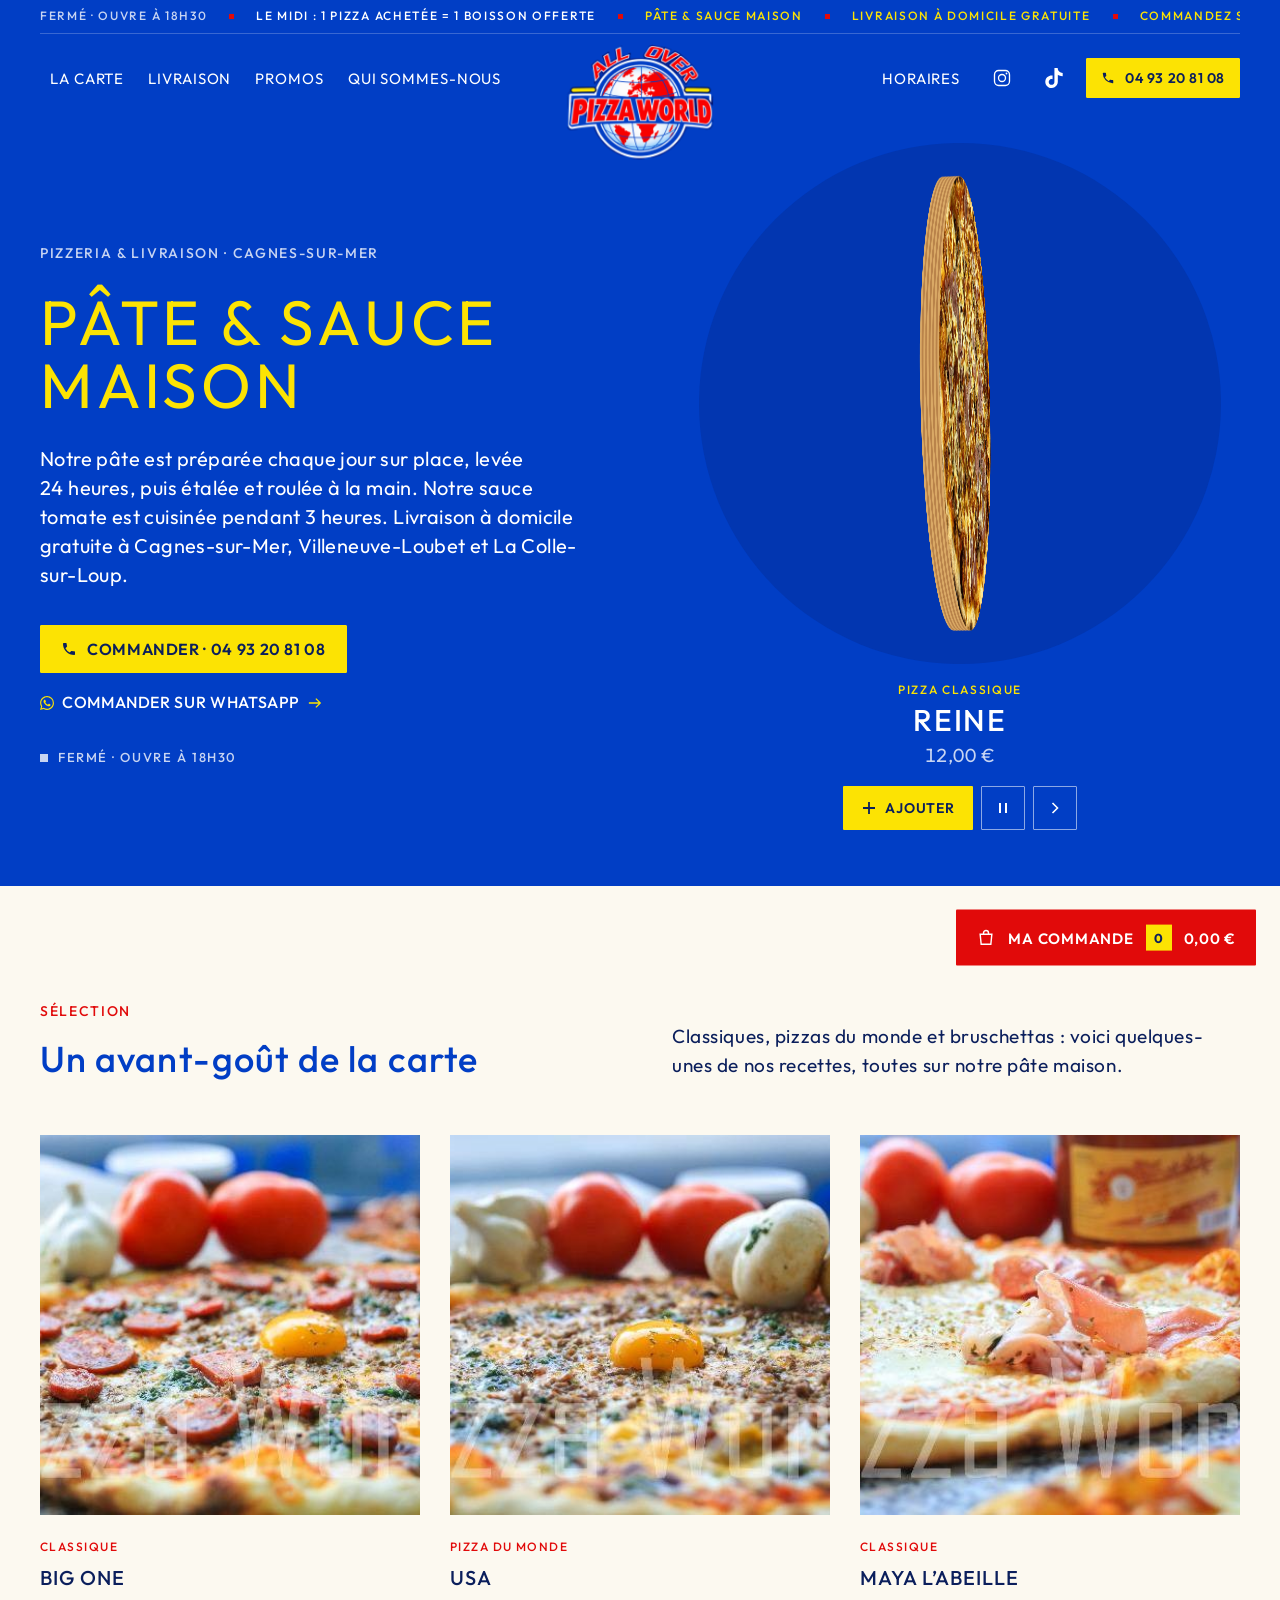
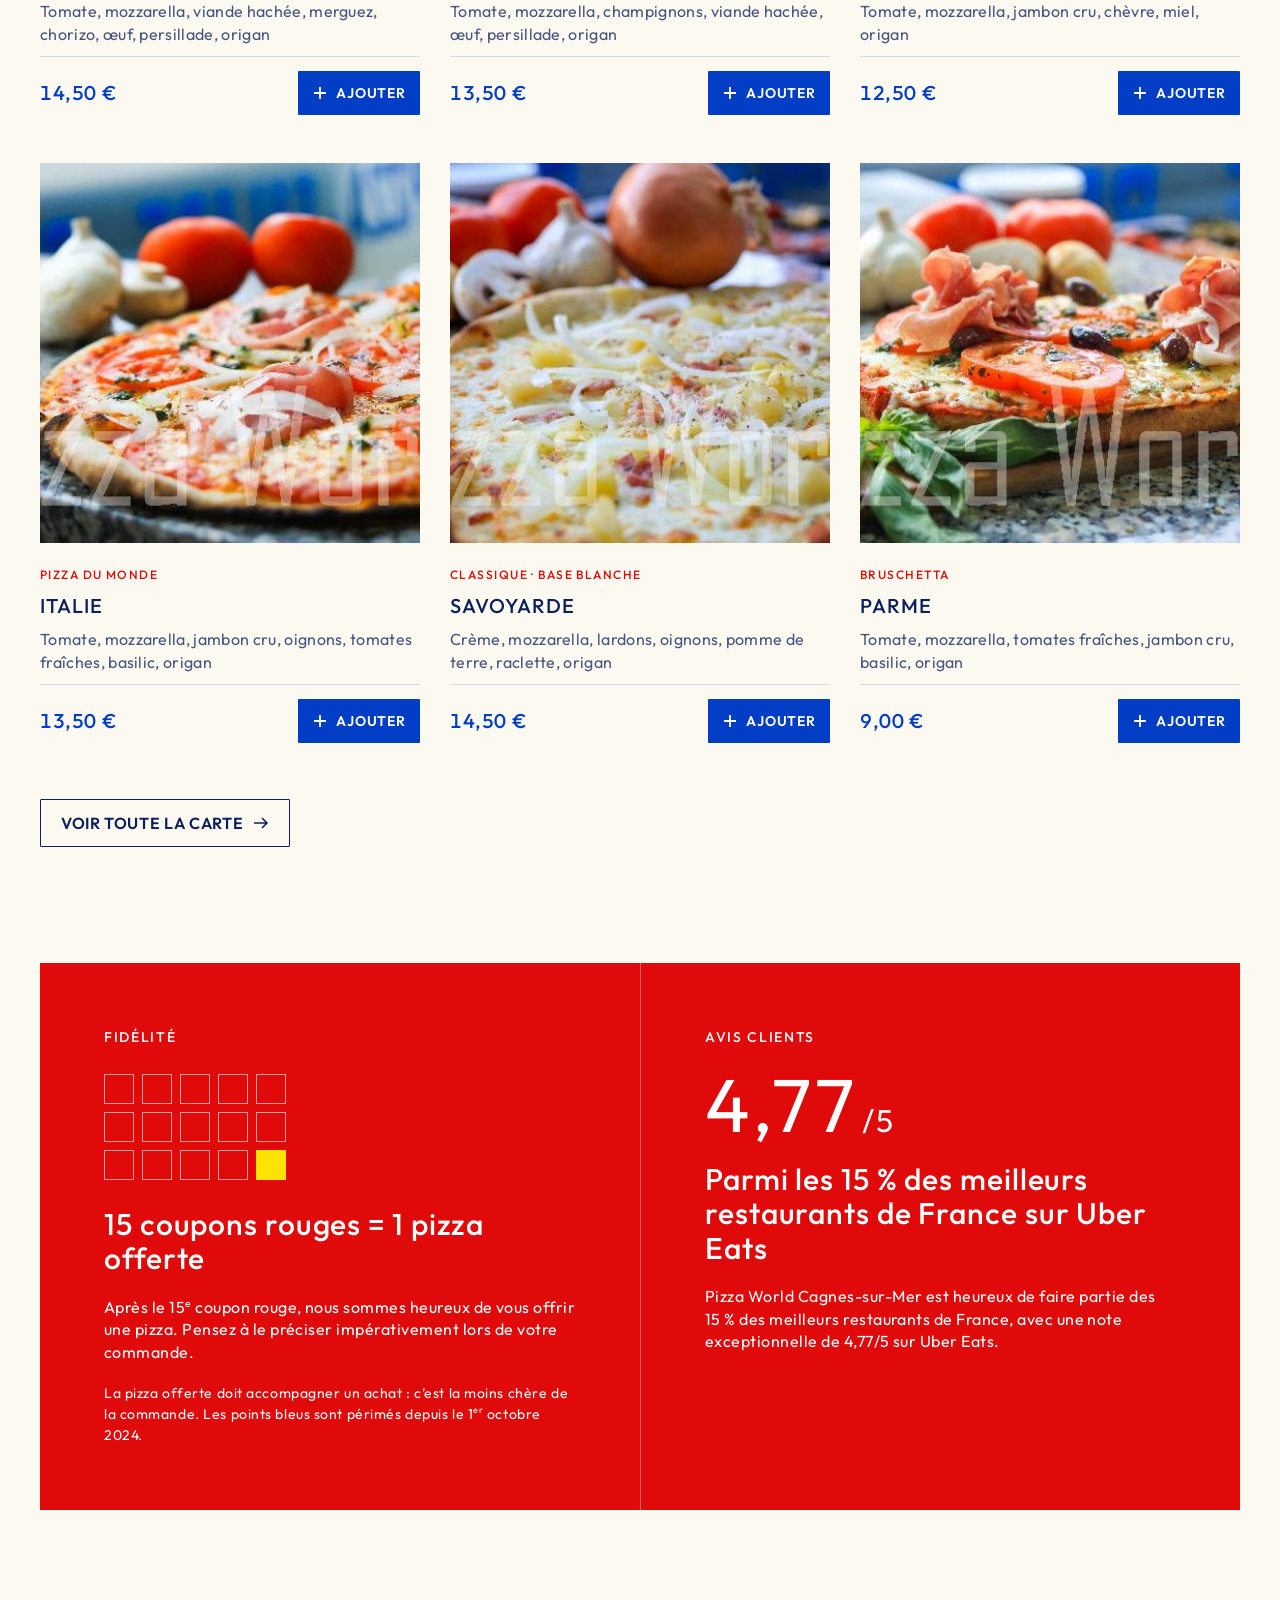
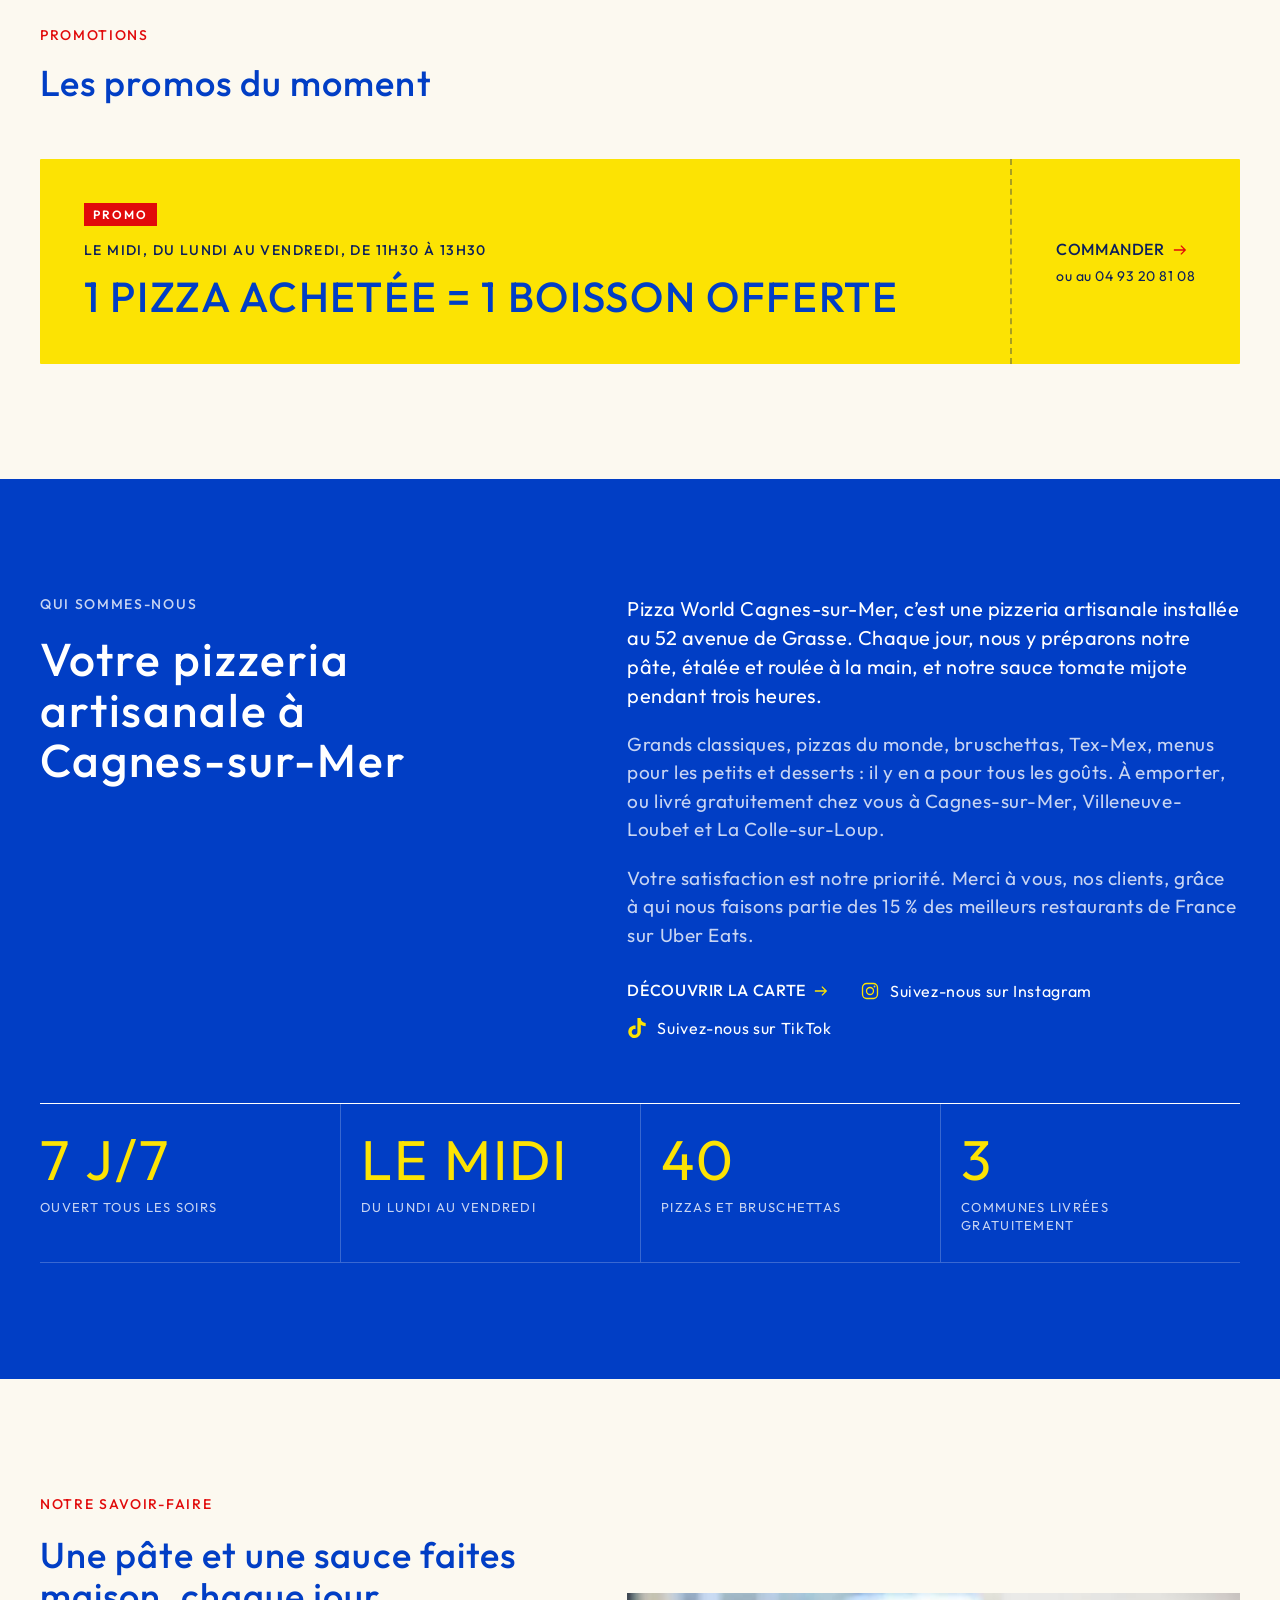
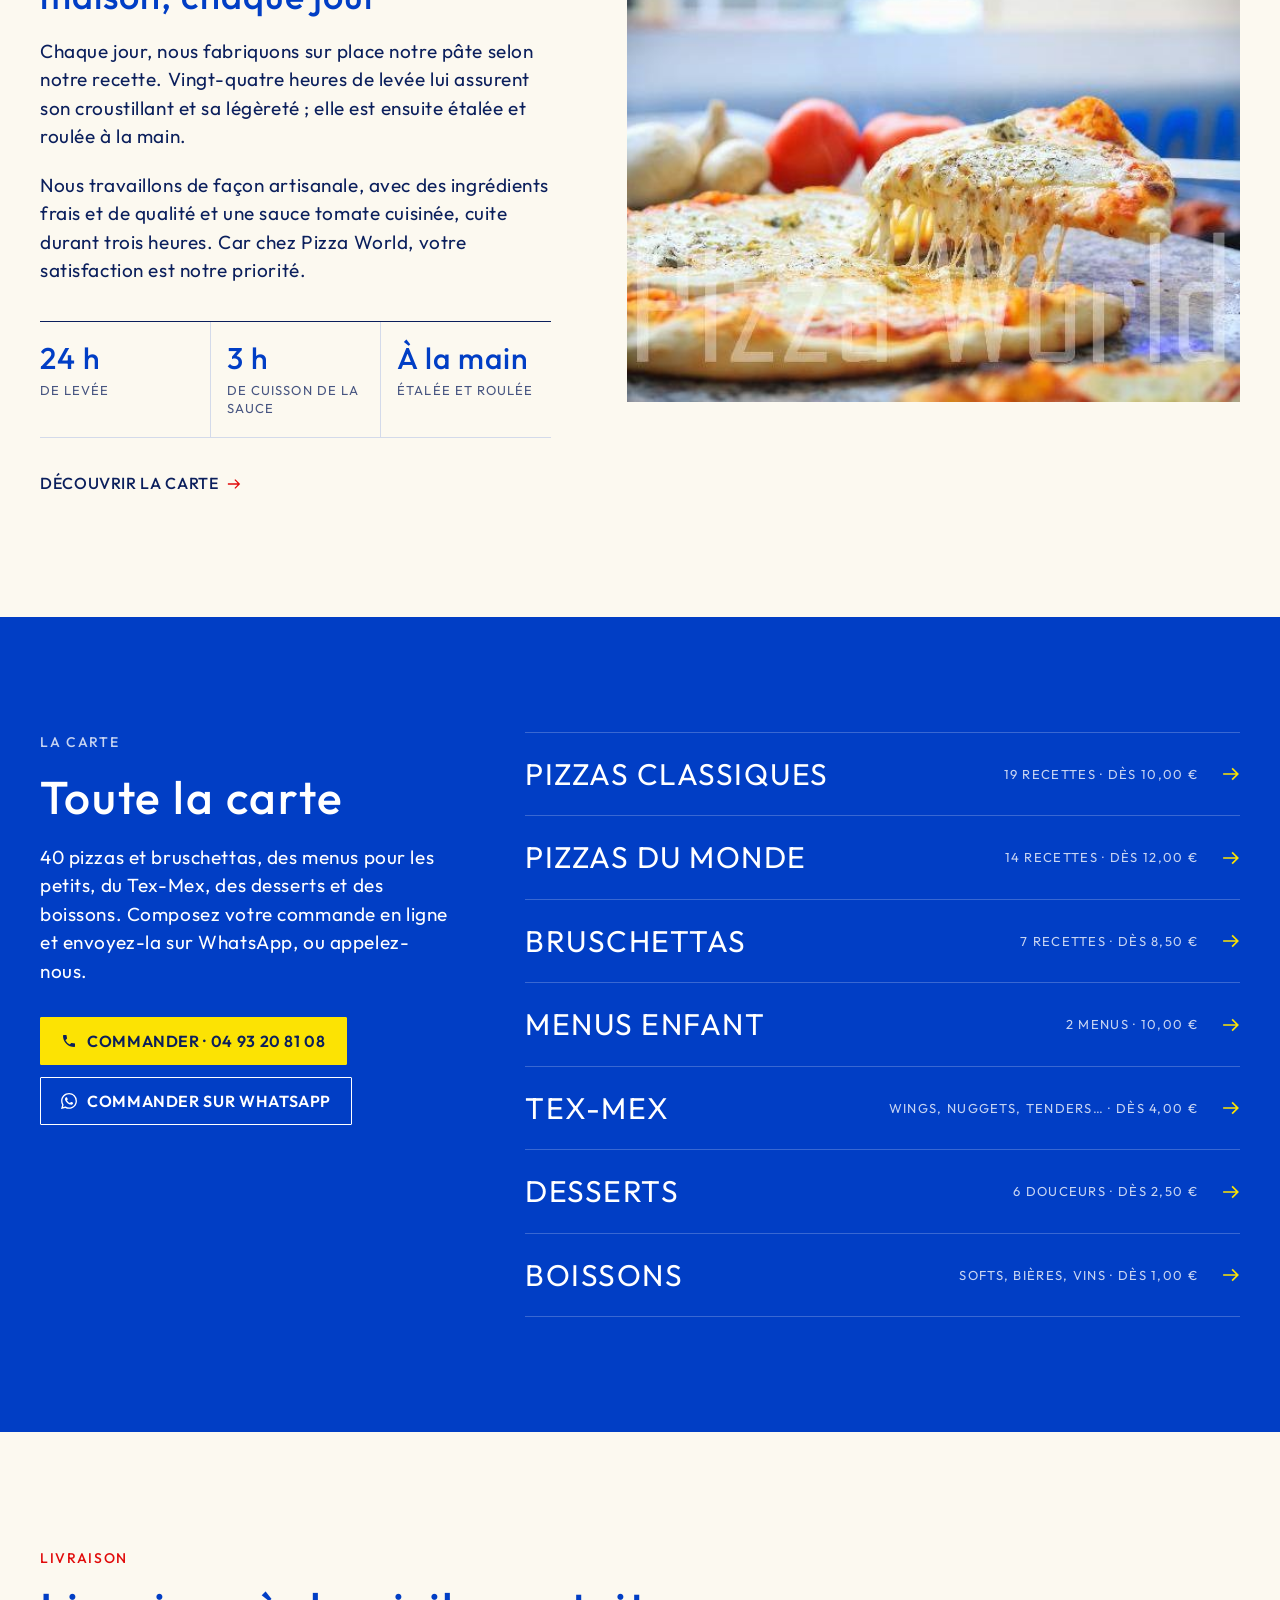
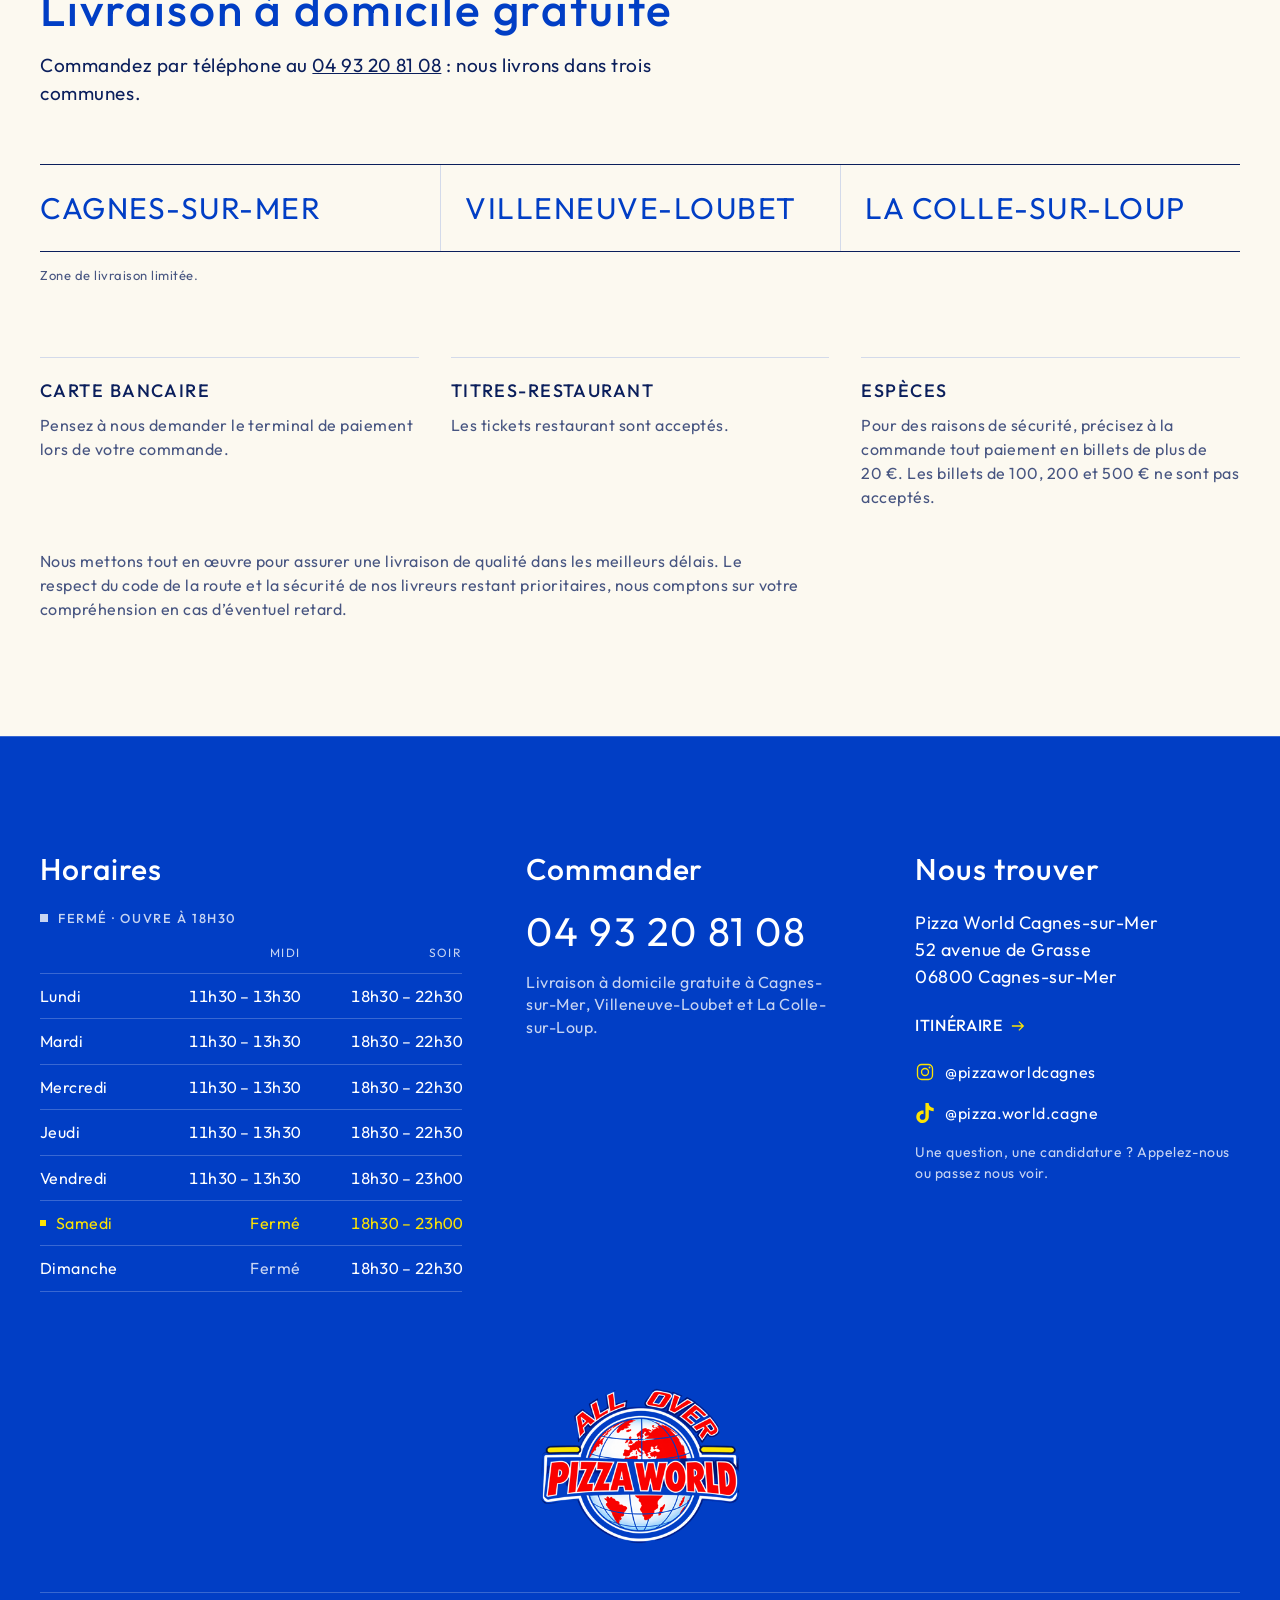
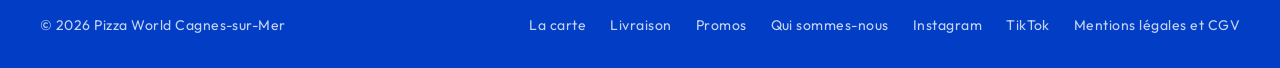
<file: blog/index.html>
<!doctype html>
<html lang="fr">
<head>
<meta charset="utf-8">
<title>Page d&eacute;plac&eacute;e &middot; Pizza World Cagnes-sur-Mer</title>
<meta name="robots" content="noindex">
<link rel="canonical" href="https://cagnes.pizzaworld.fr/">
<meta http-equiv="refresh" content="0; url=/">
<script>location.replace("/");</script>
</head>
<body><p>Cette page a d&eacute;m&eacute;nag&eacute; : <a href="/">continuer</a>.</p></body>
</html>
</file>
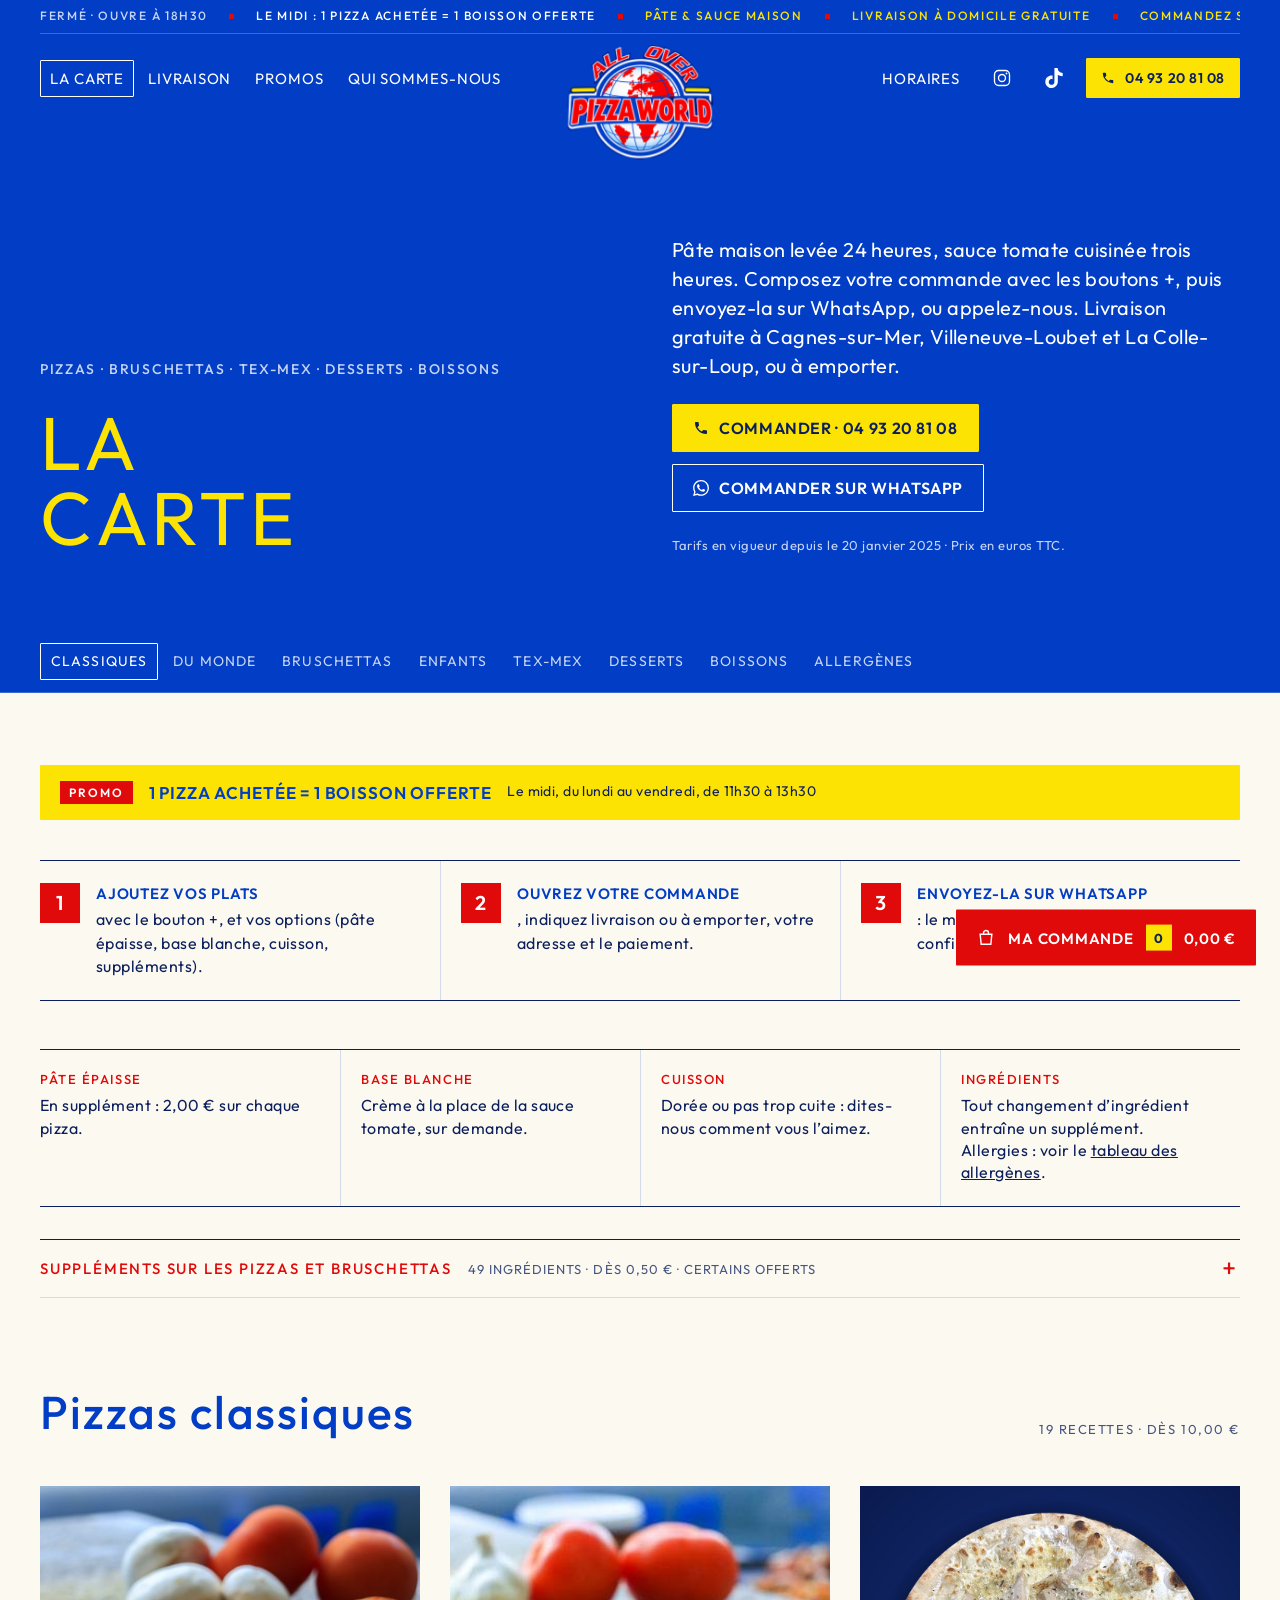
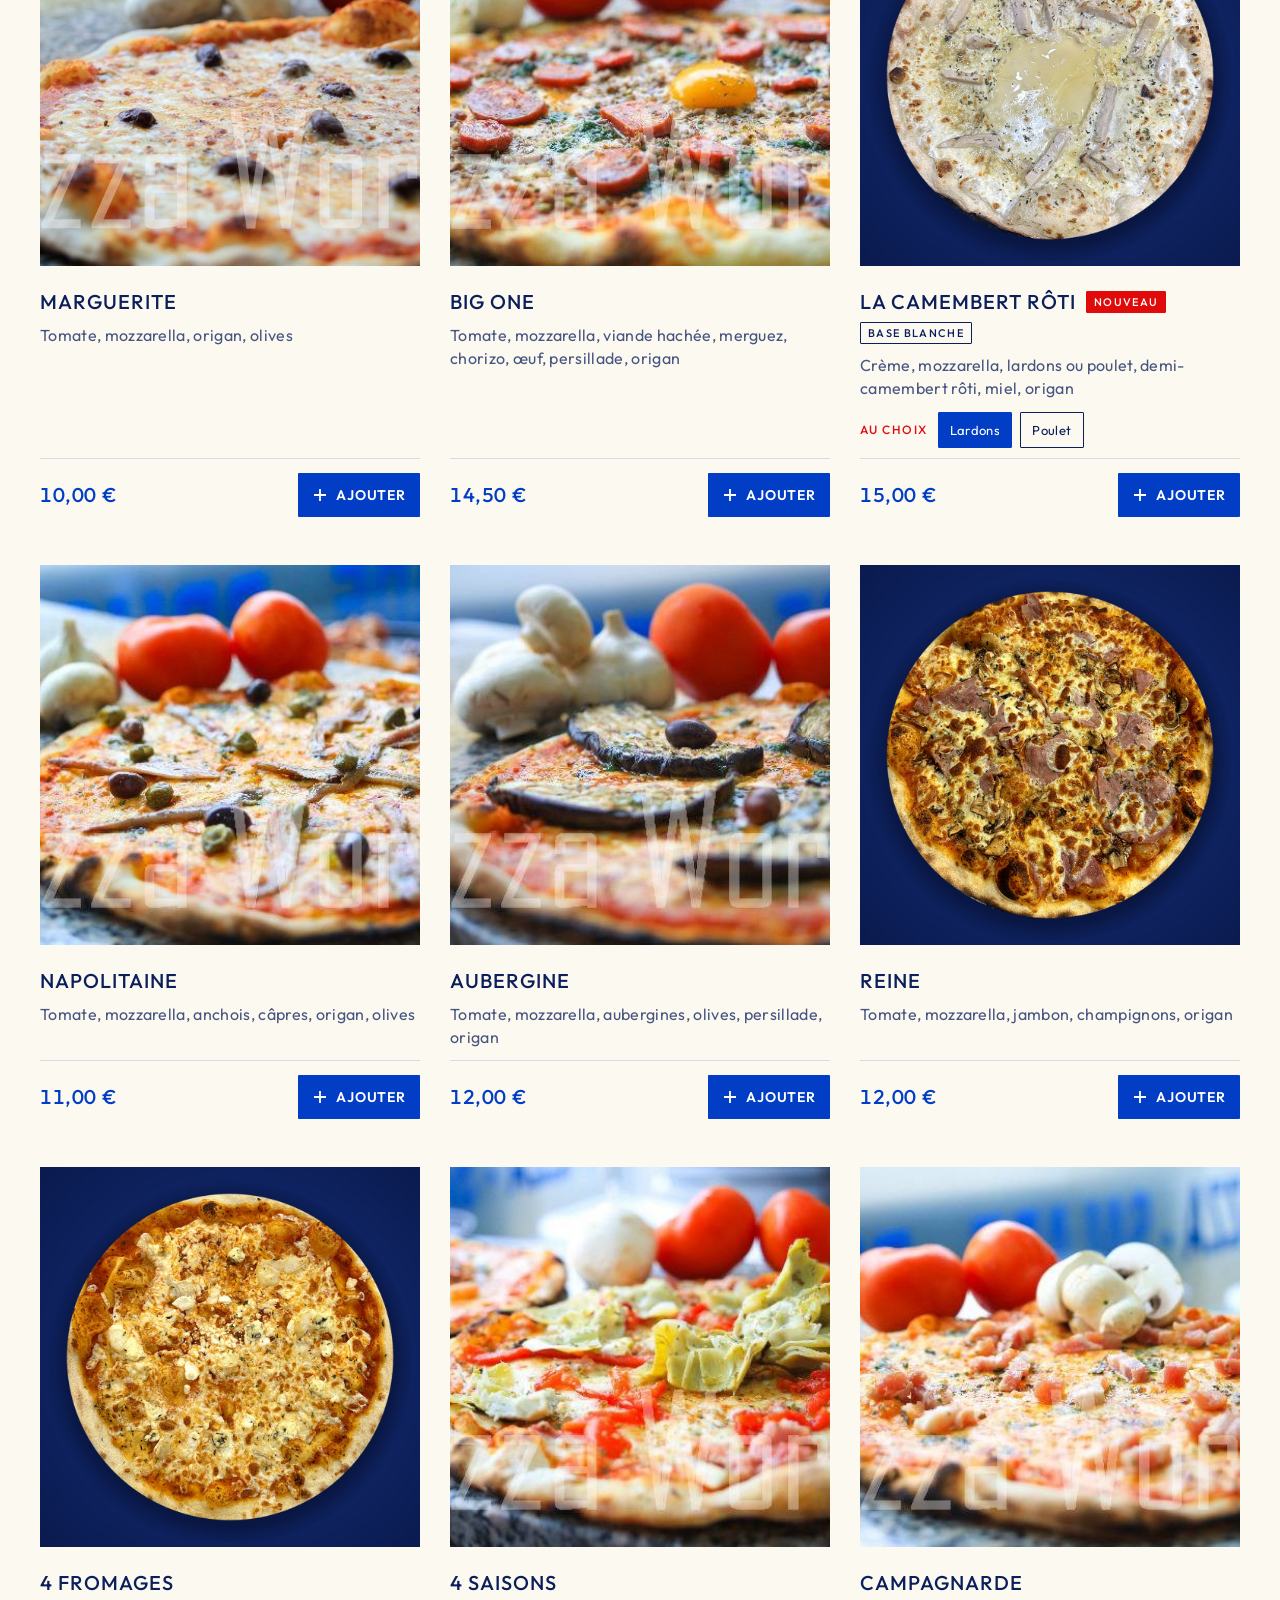
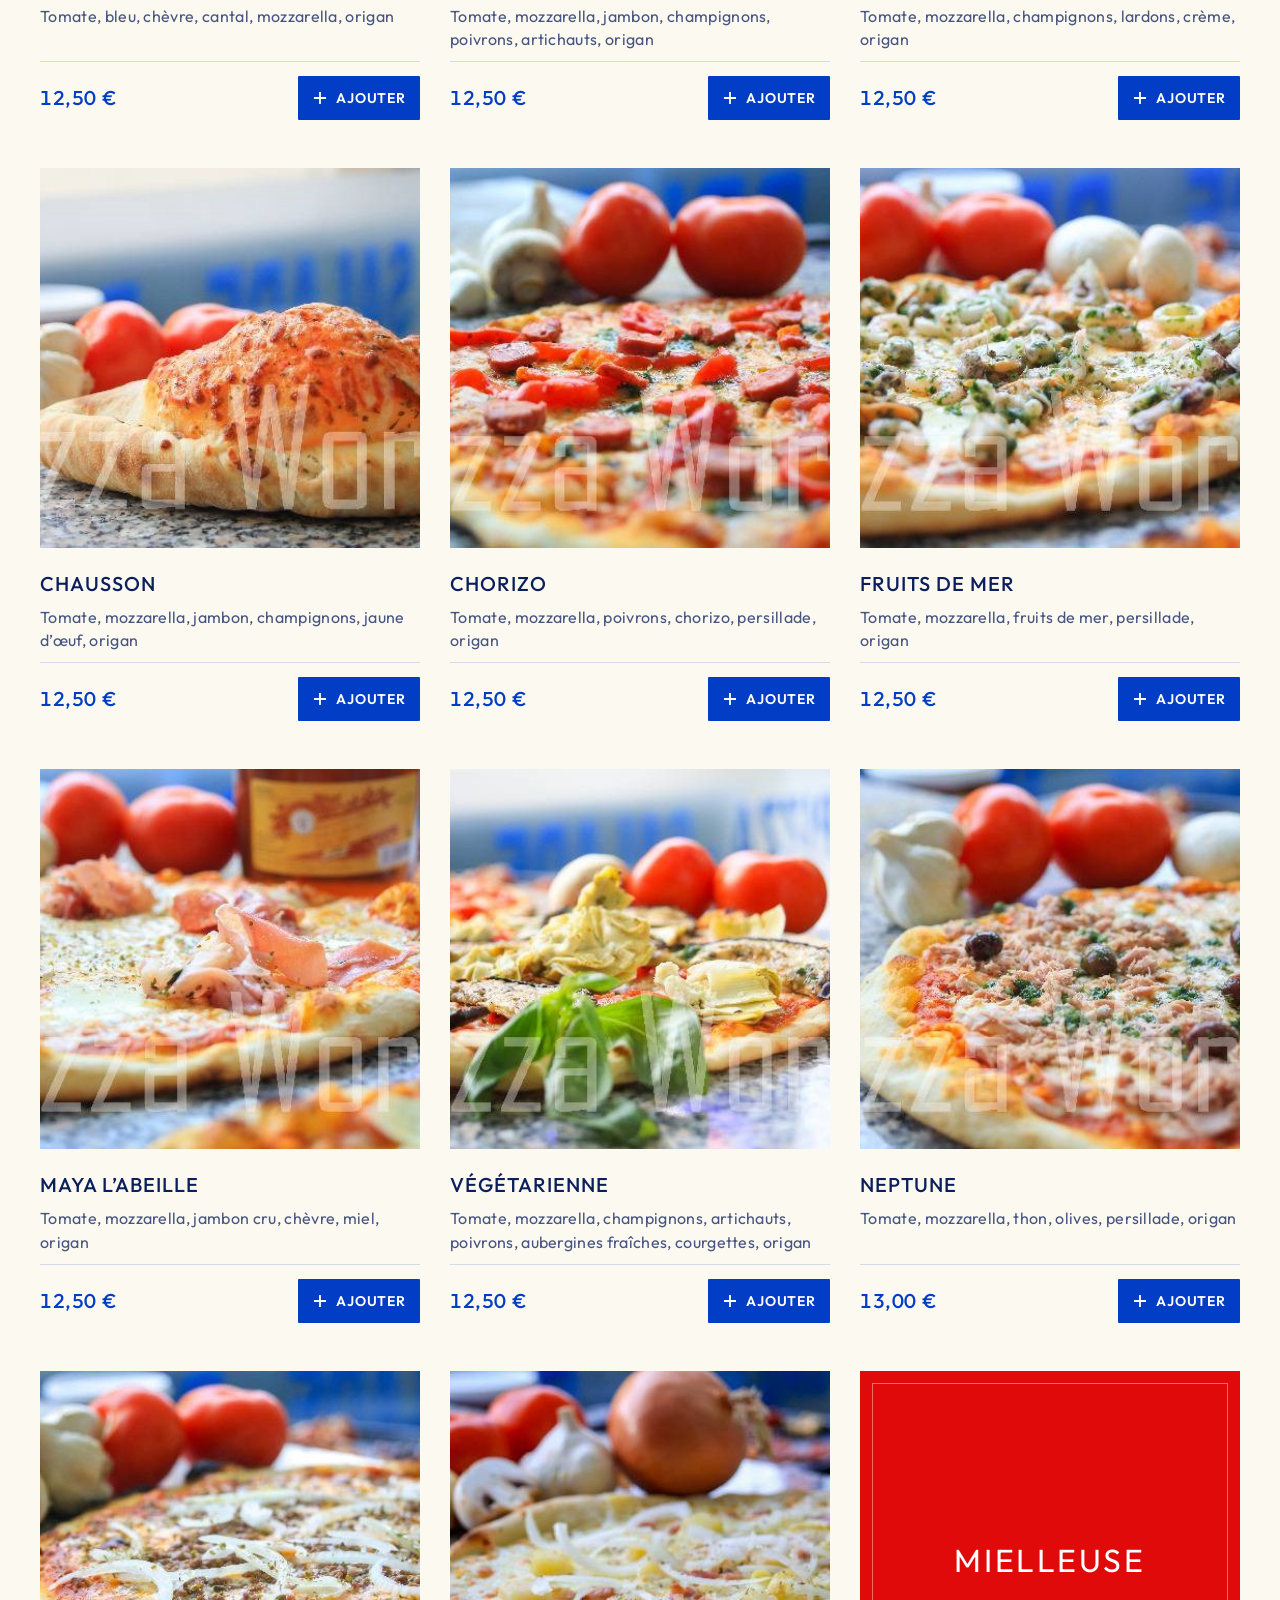
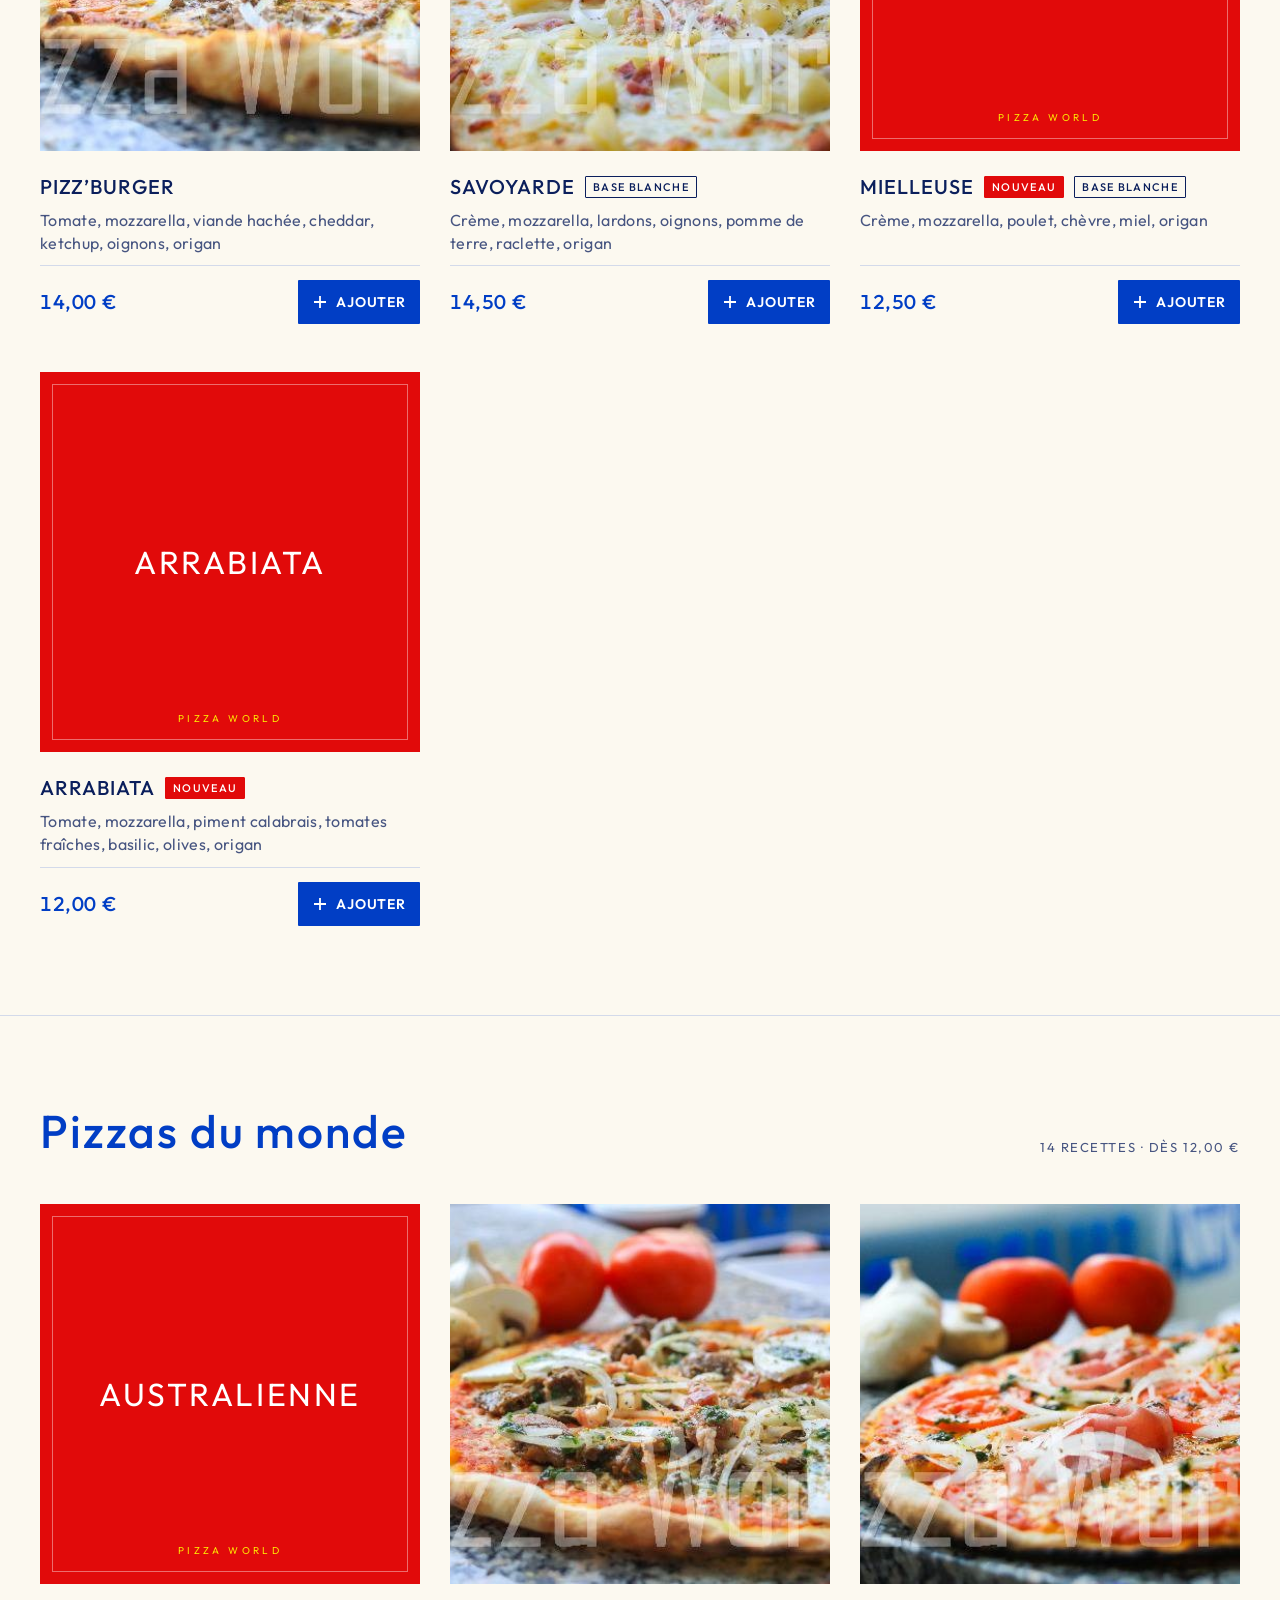
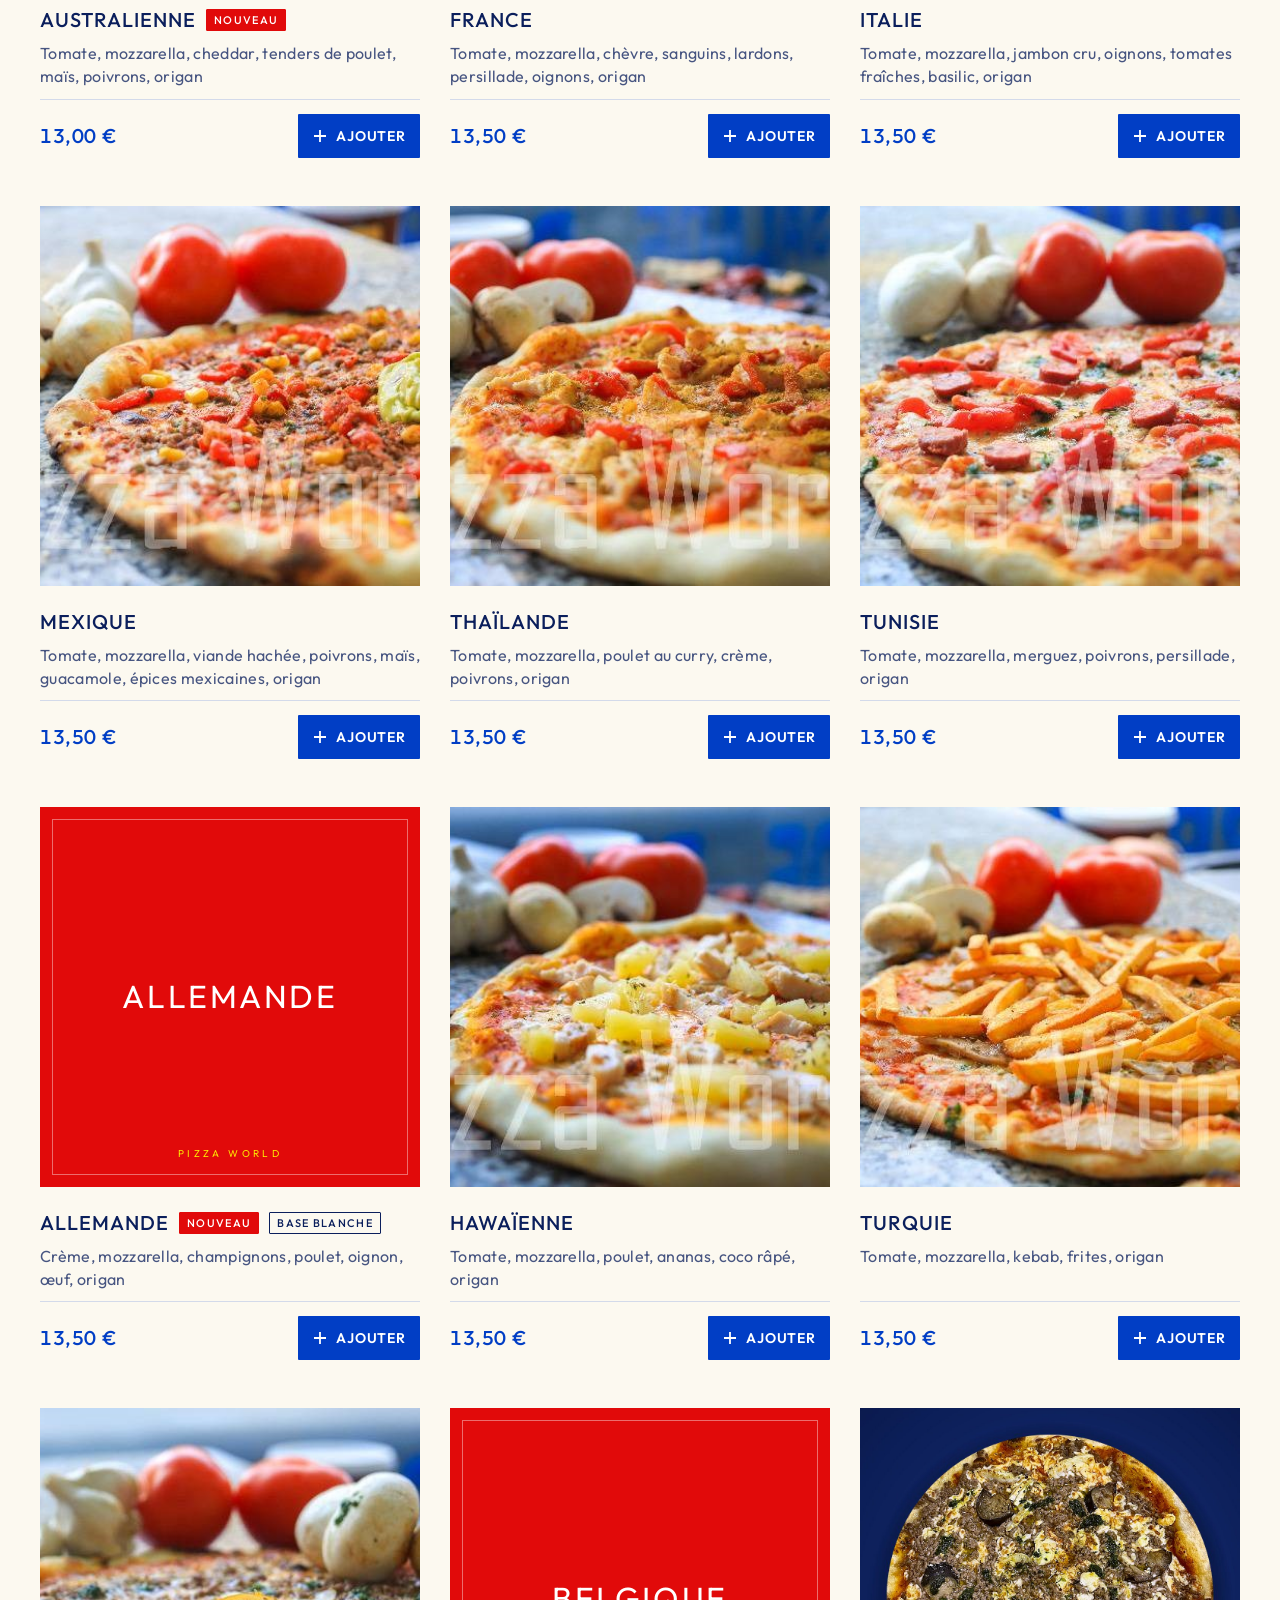
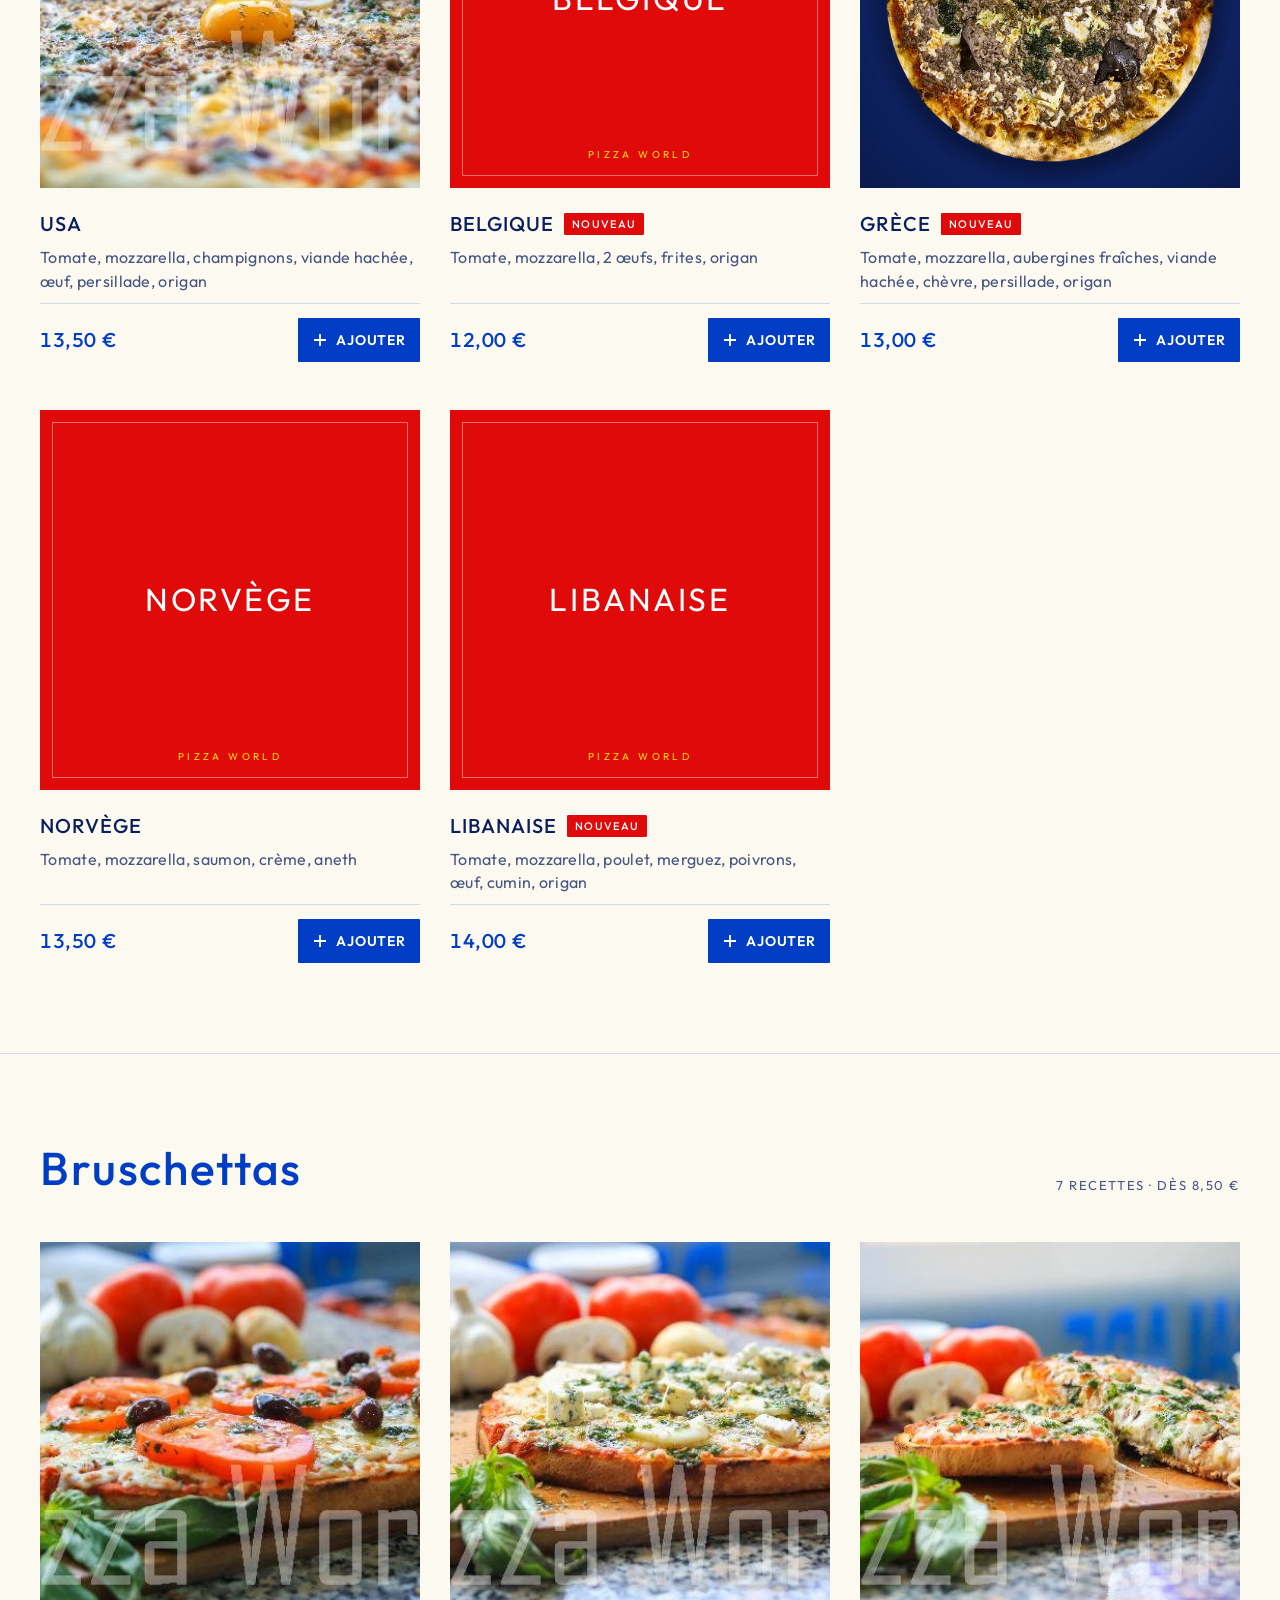
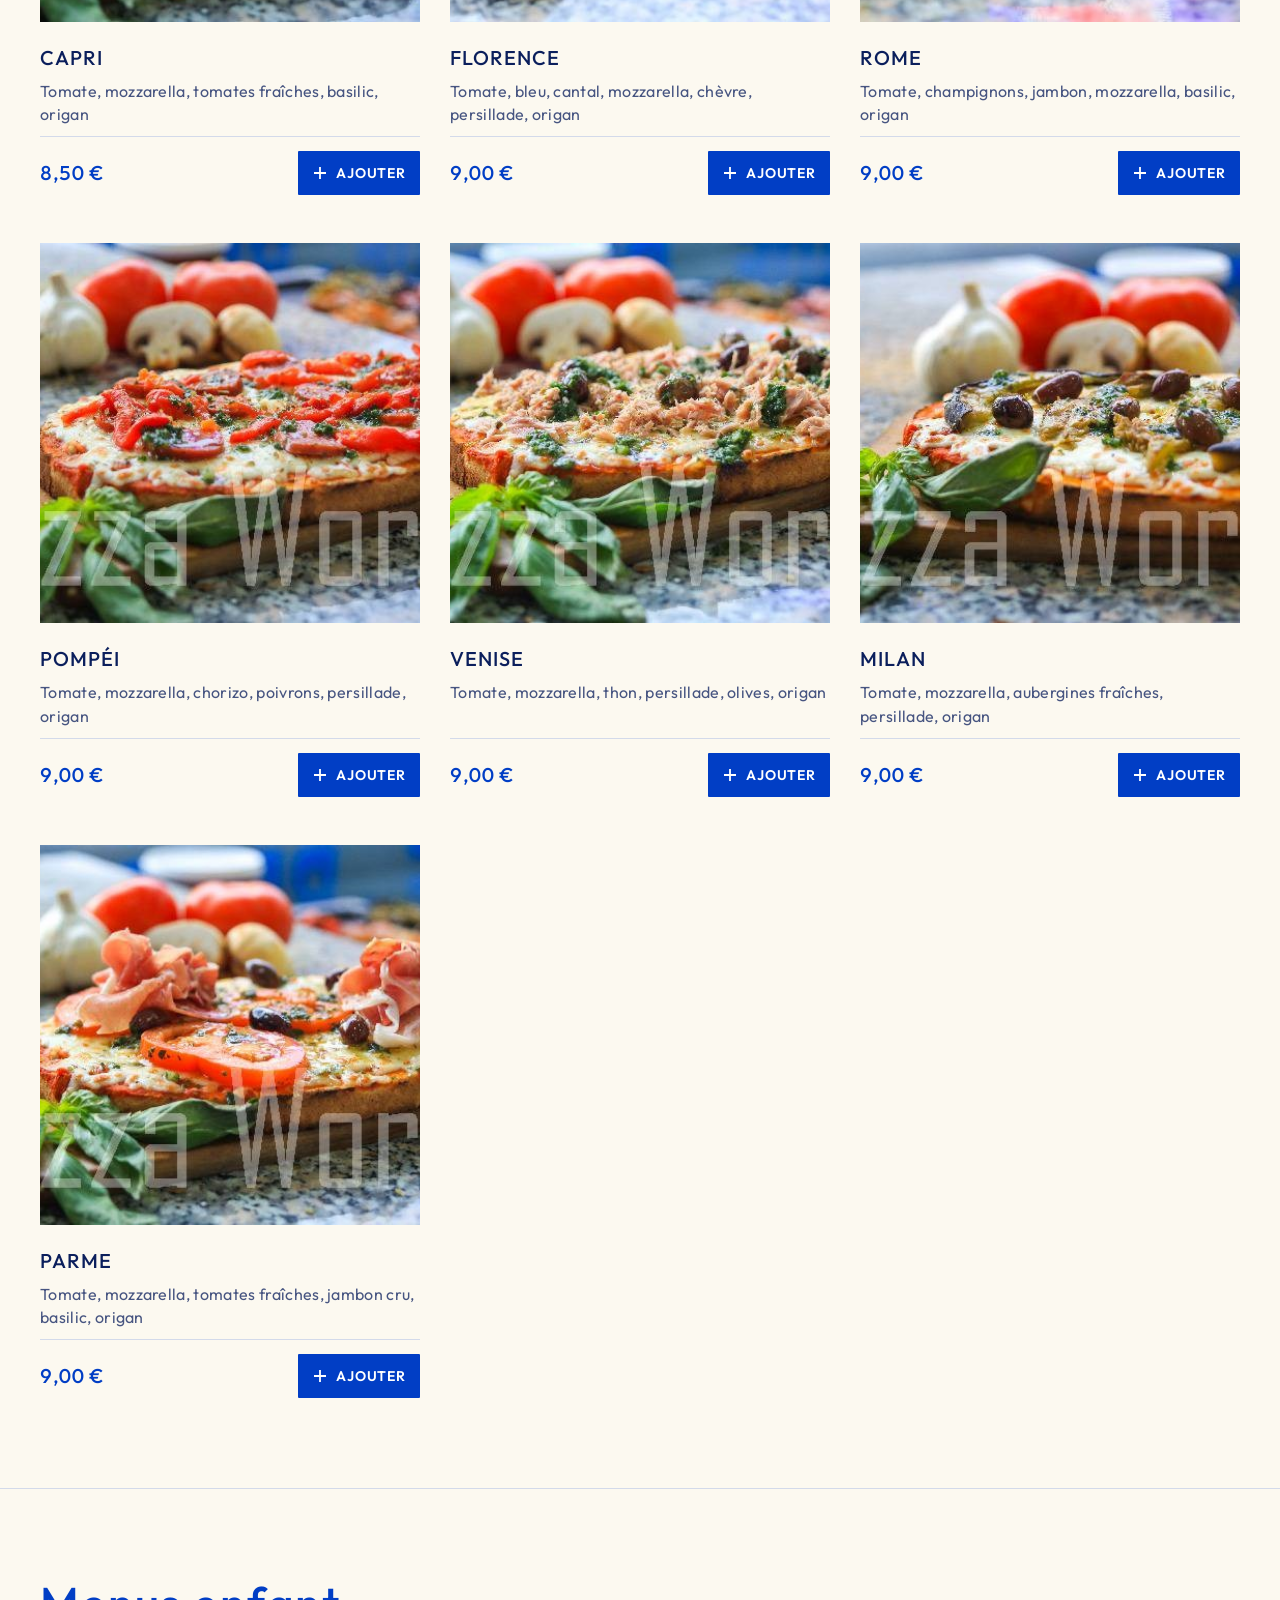
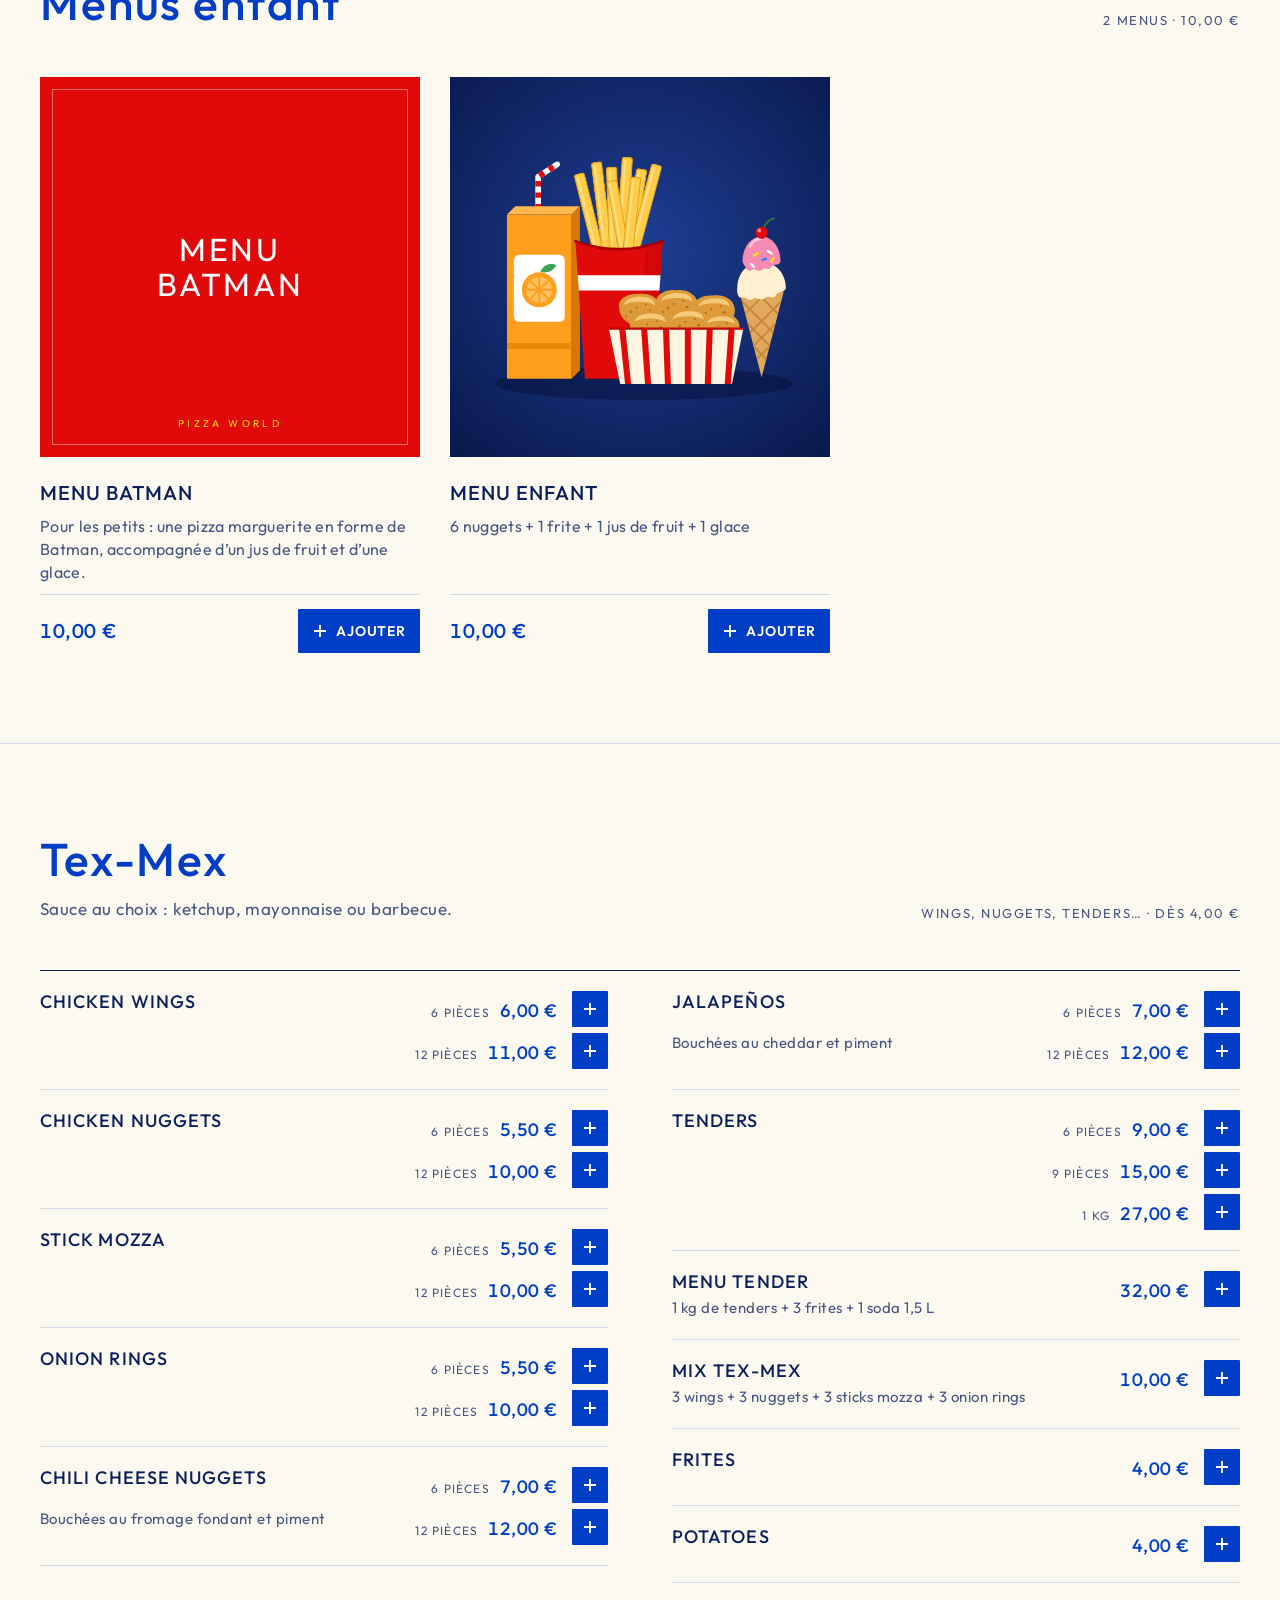
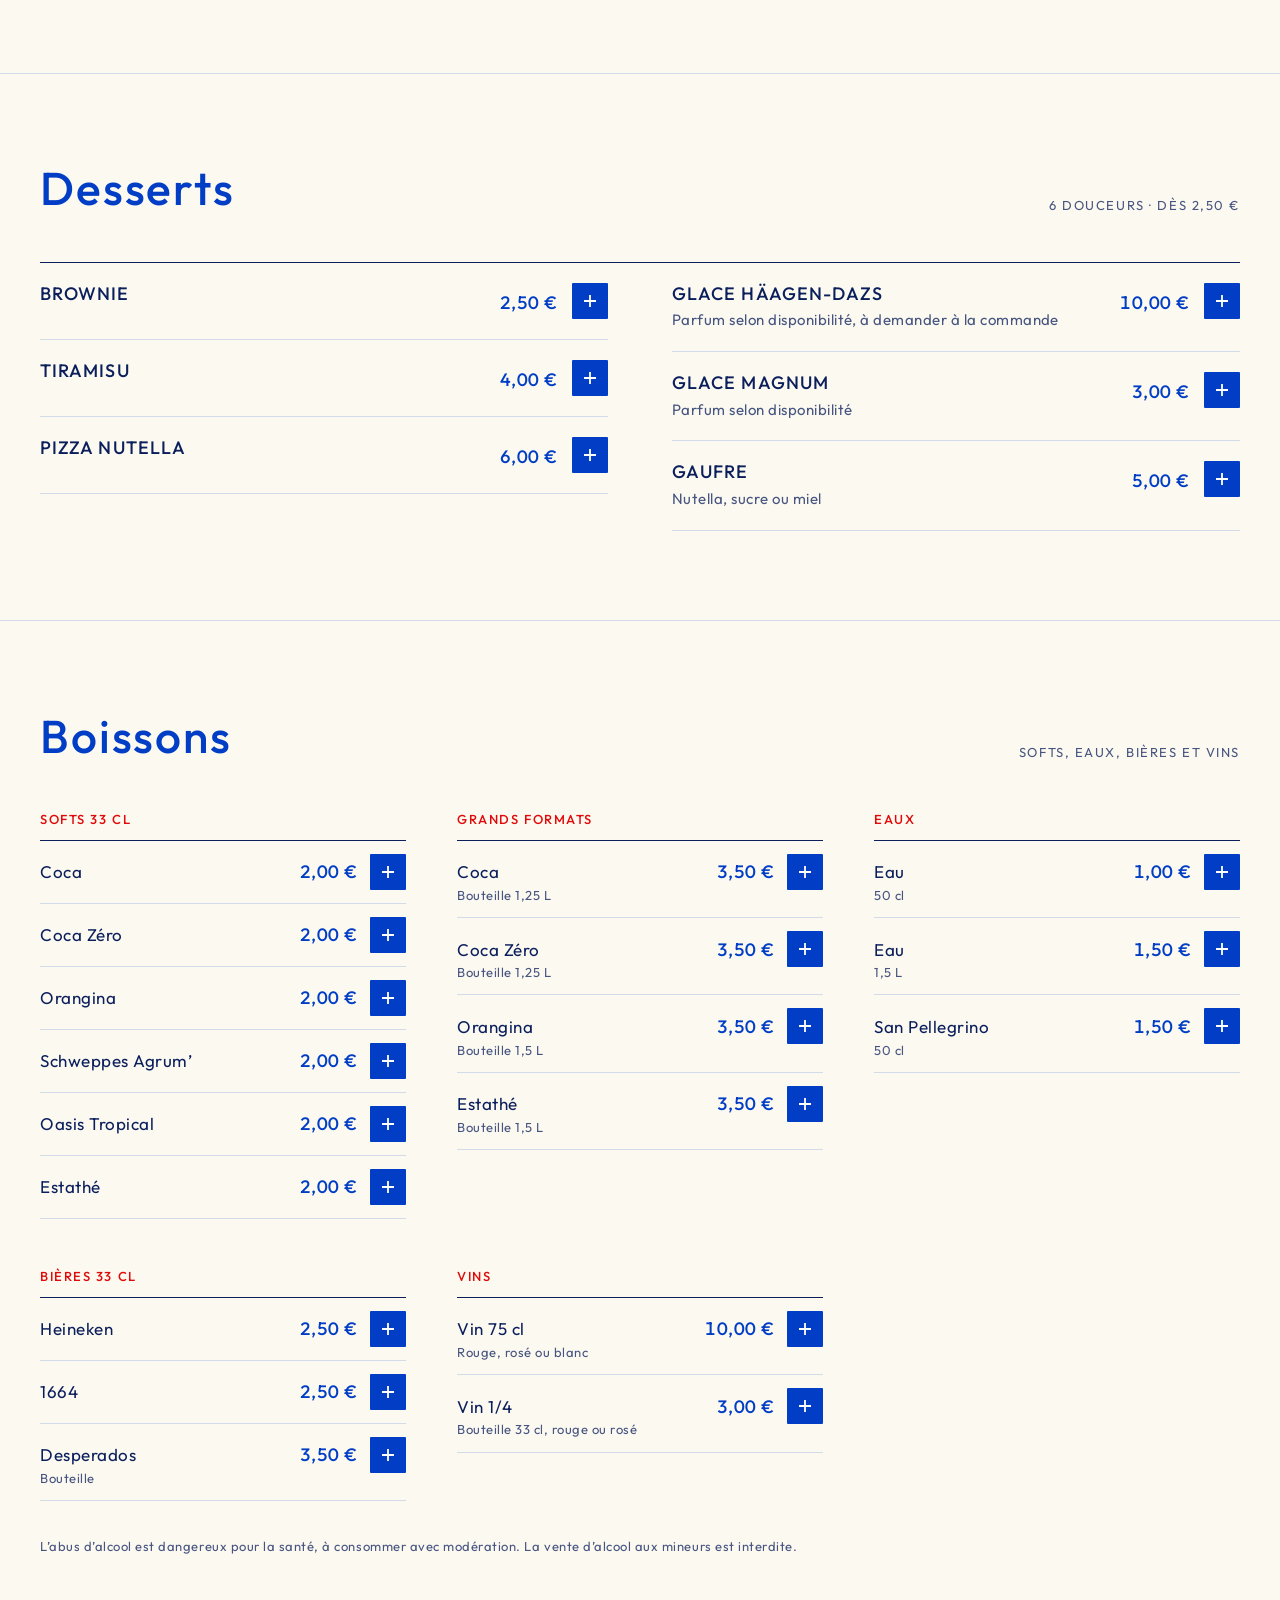
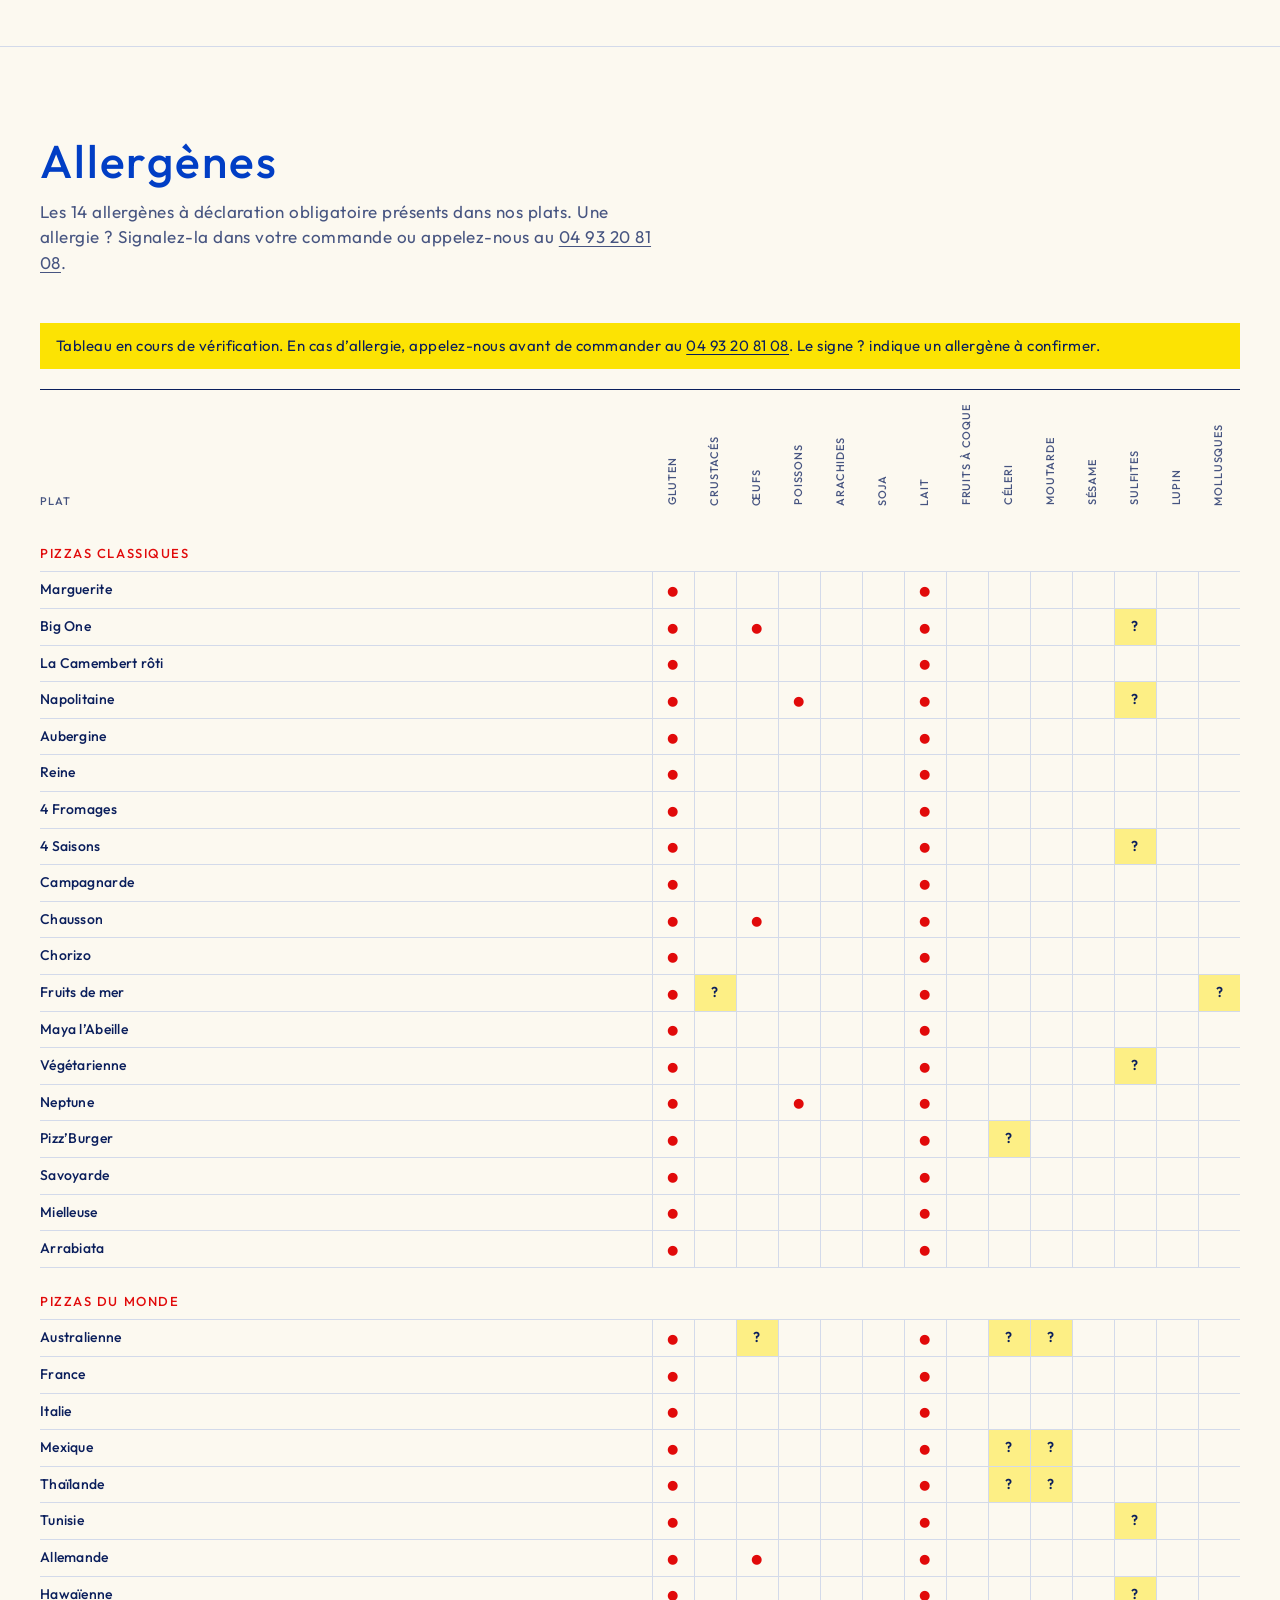
<file: boissons/index.html>
<!doctype html>
<html lang="fr">
<head>
<meta charset="utf-8">
<title>Page d&eacute;plac&eacute;e &middot; Pizza World Cagnes-sur-Mer</title>
<meta name="robots" content="noindex">
<link rel="canonical" href="https://cagnes.pizzaworld.fr/carte.html">
<meta http-equiv="refresh" content="0; url=/carte.html#boissons">
<script>location.replace("/carte.html#boissons");</script>
</head>
<body><p>Cette page a d&eacute;m&eacute;nag&eacute; : <a href="/carte.html#boissons">continuer</a>.</p></body>
</html>
</file>
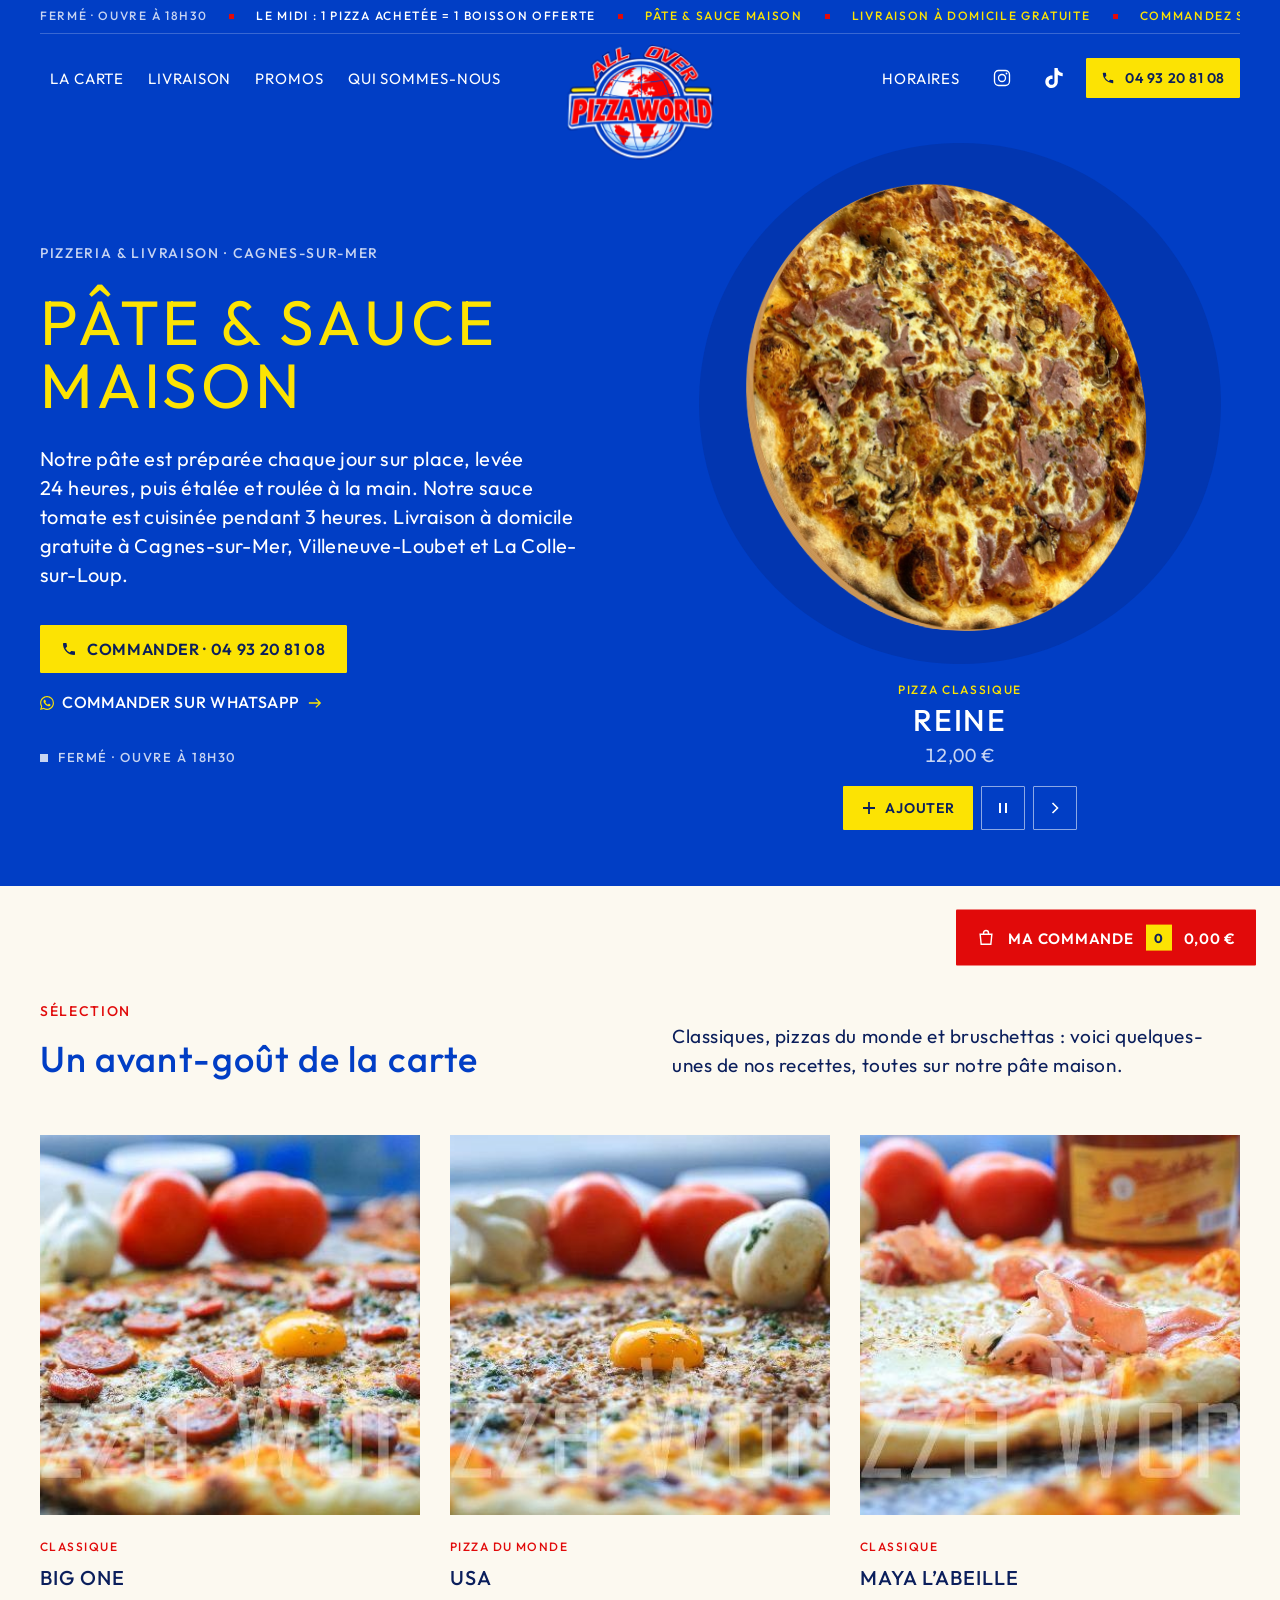
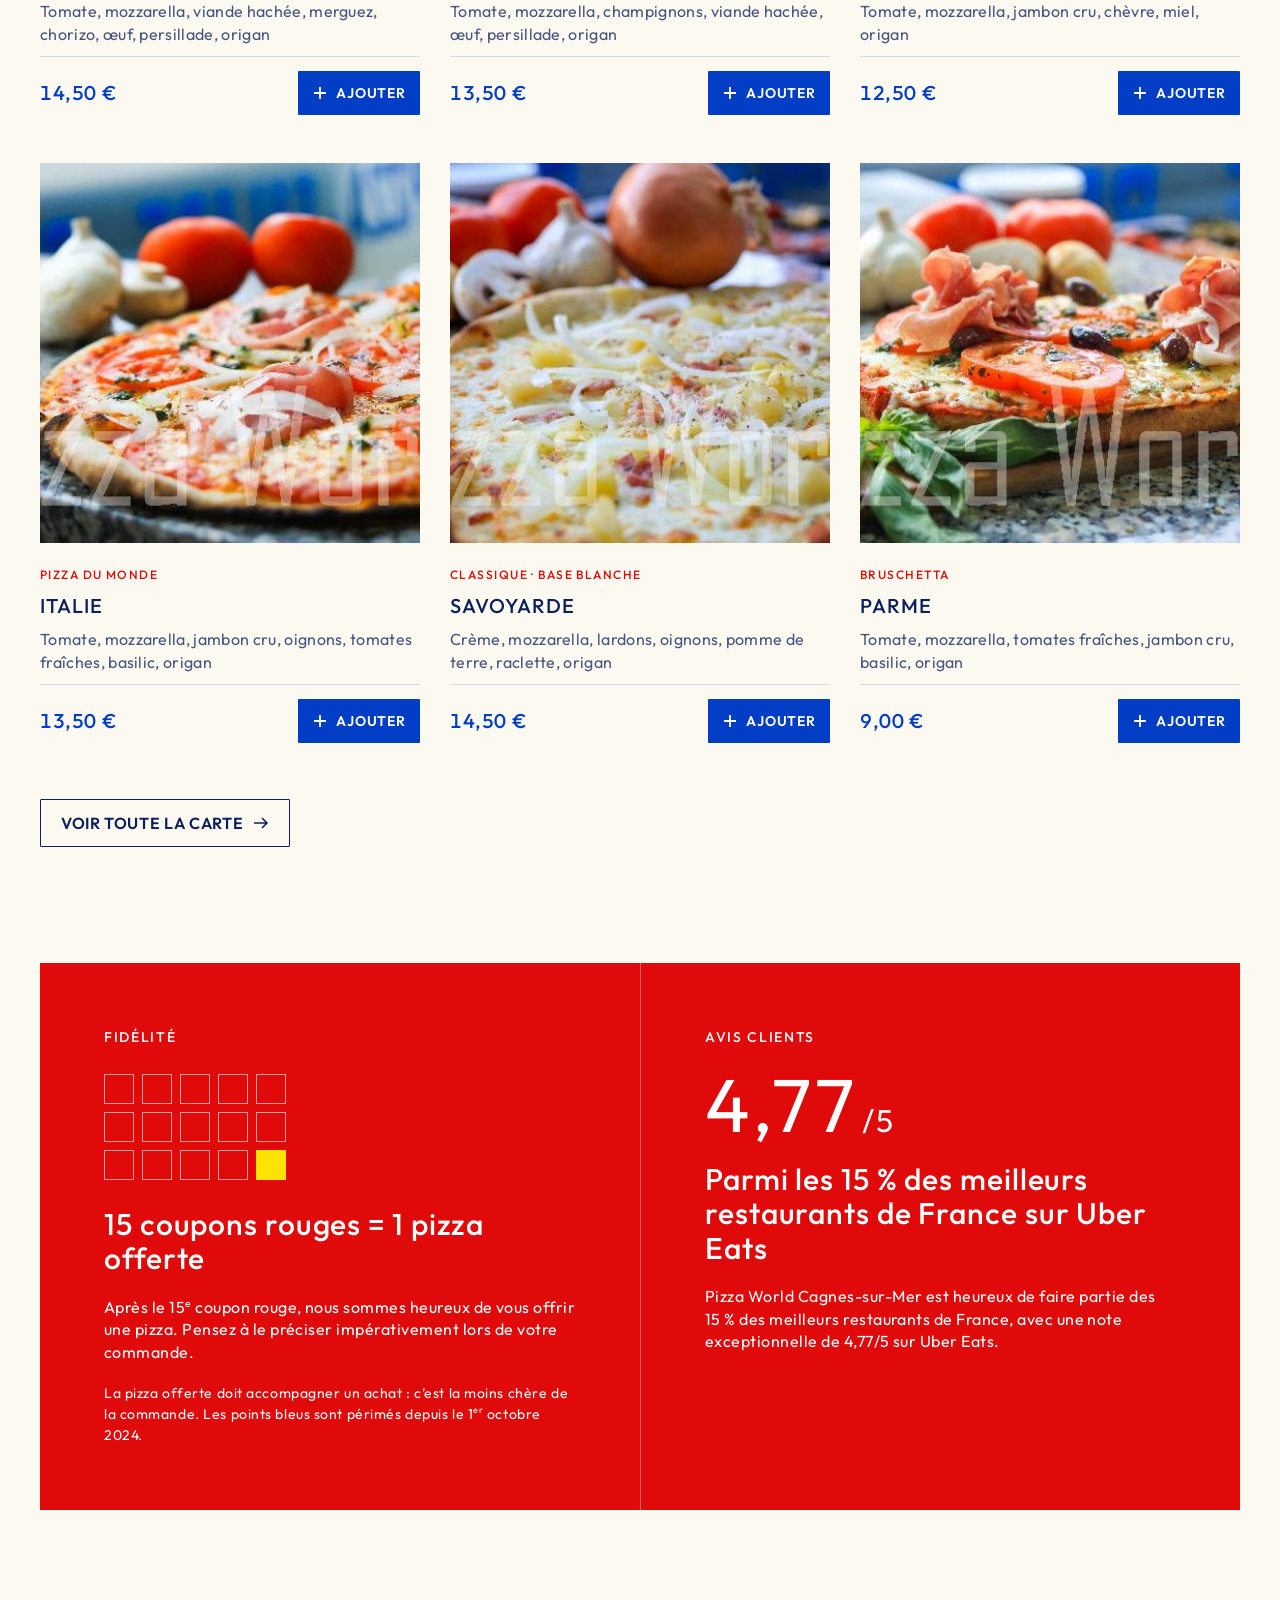
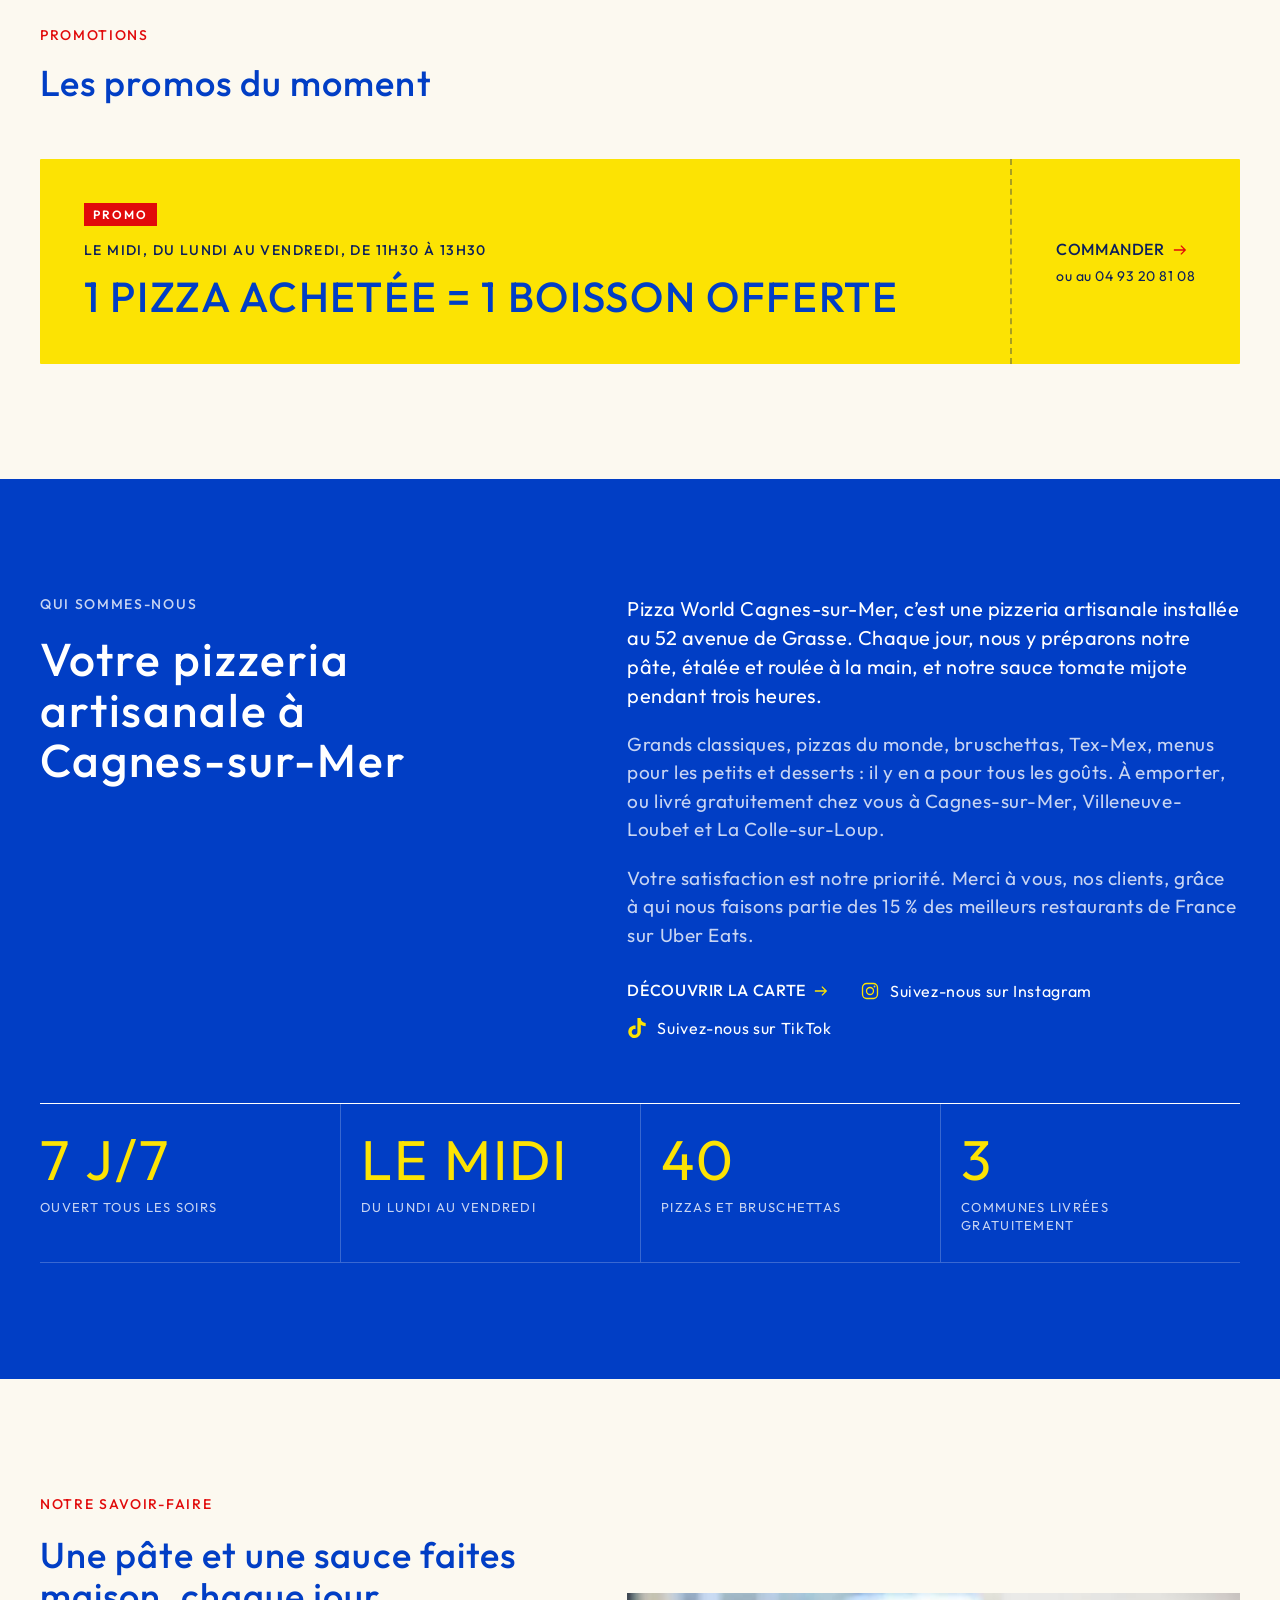
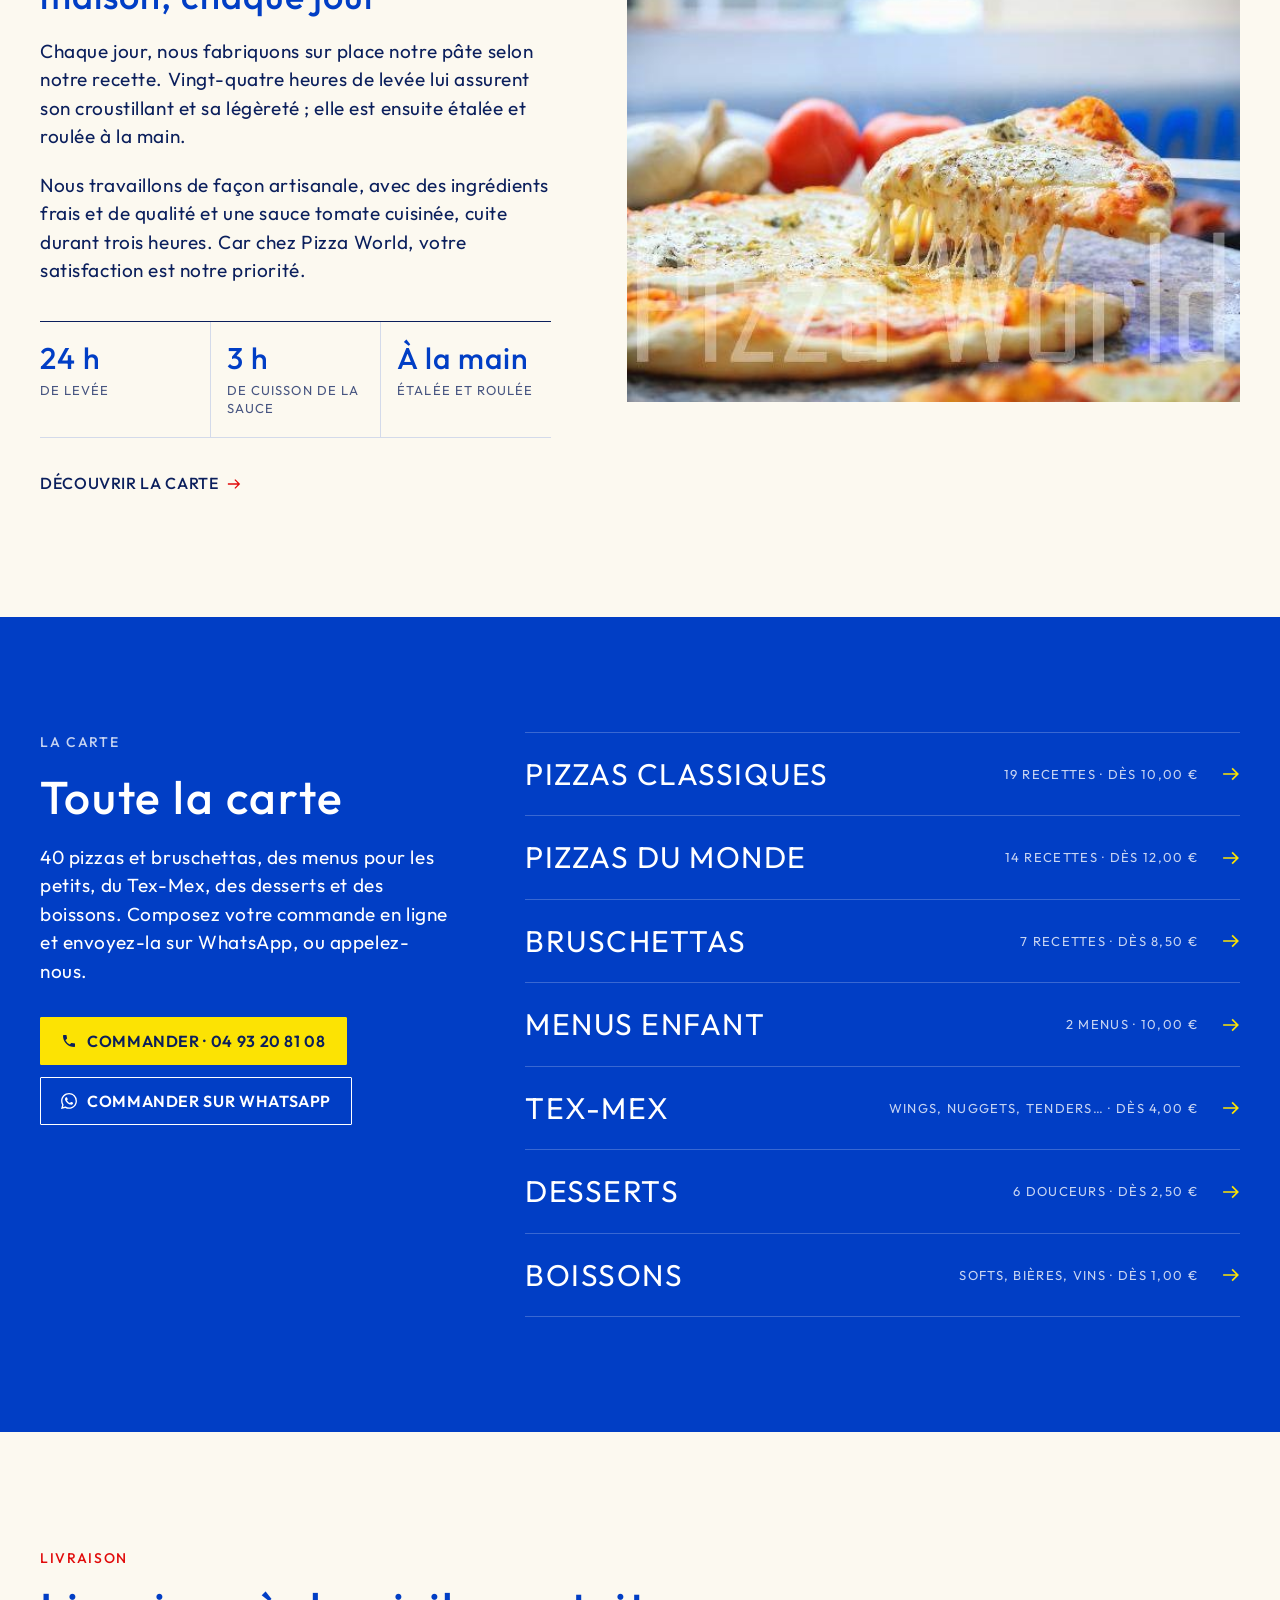
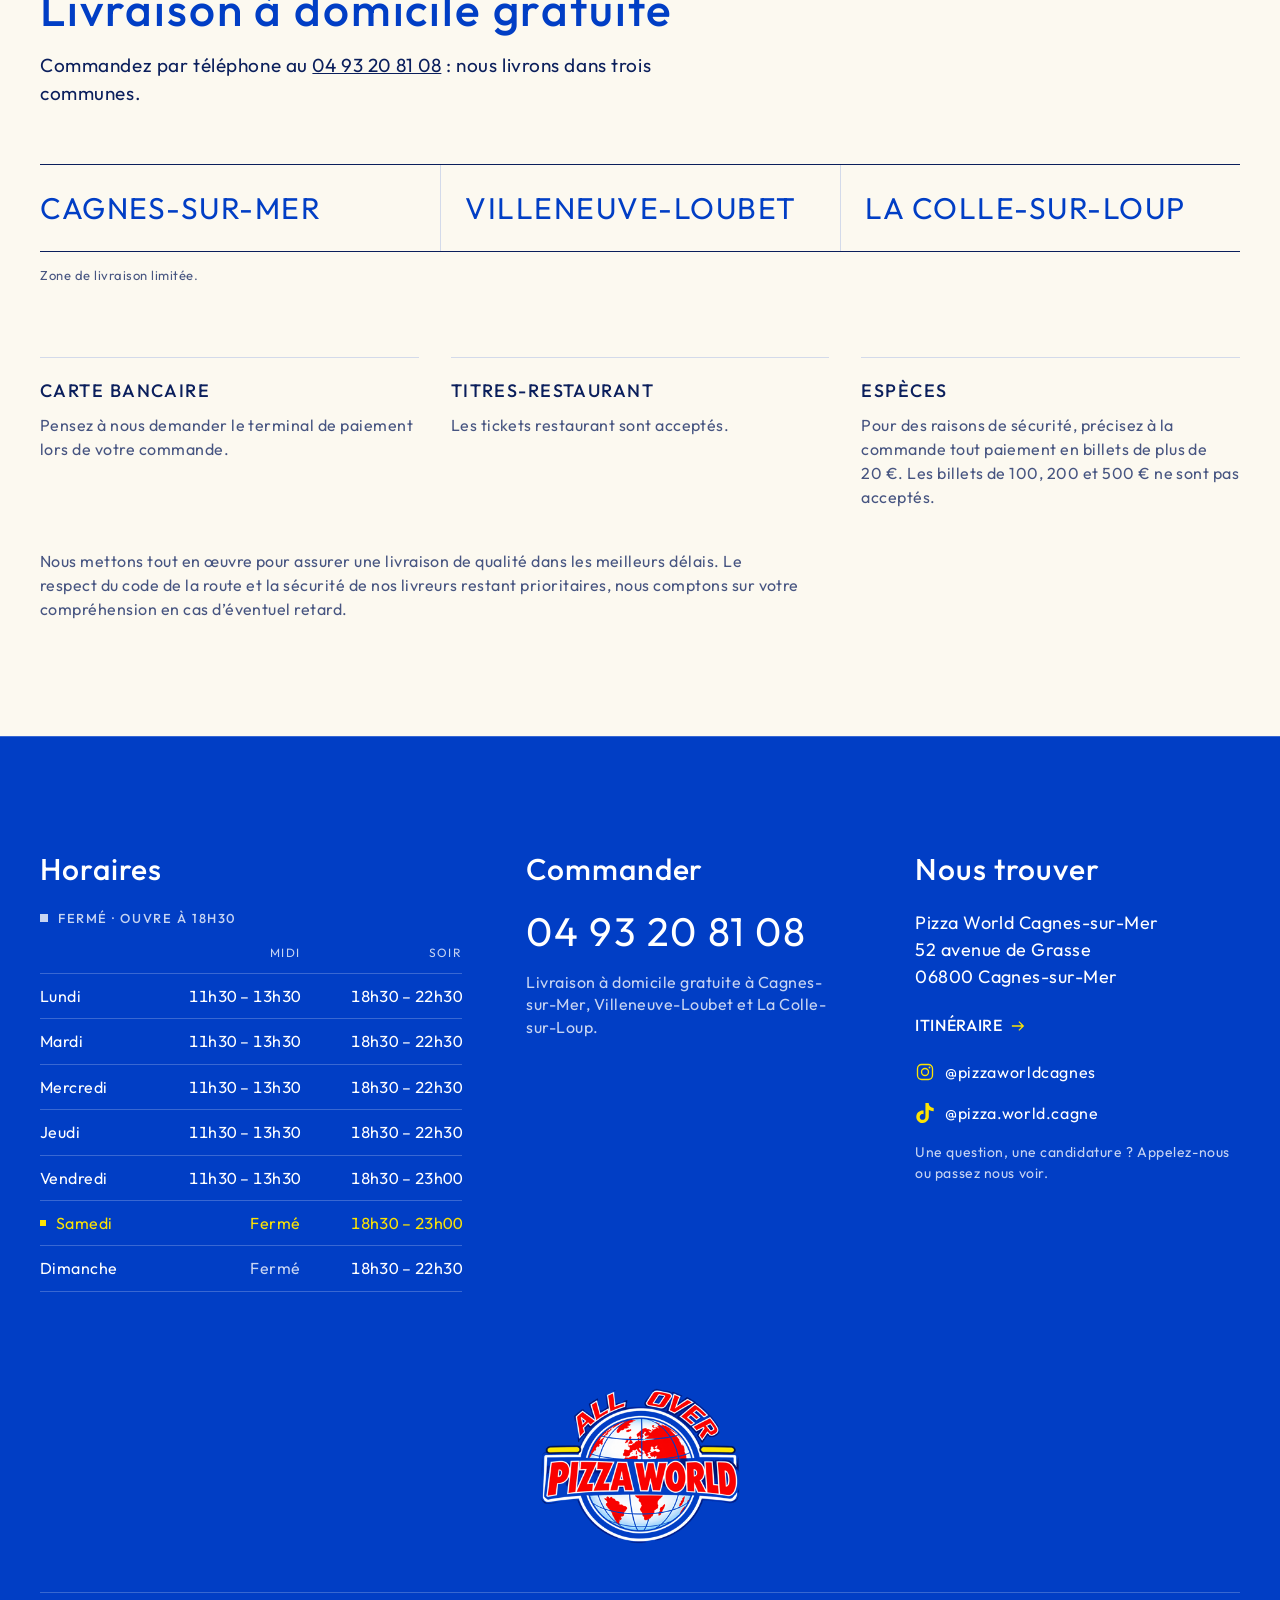
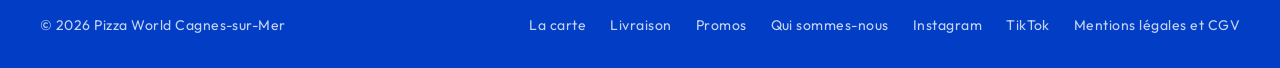
<file: conditions-de-livraison/index.html>
<!doctype html>
<html lang="fr">
<head>
<meta charset="utf-8">
<title>Page d&eacute;plac&eacute;e &middot; Pizza World Cagnes-sur-Mer</title>
<meta name="robots" content="noindex">
<link rel="canonical" href="https://cagnes.pizzaworld.fr/">
<meta http-equiv="refresh" content="0; url=/#livraison">
<script>location.replace("/#livraison");</script>
</head>
<body><p>Cette page a d&eacute;m&eacute;nag&eacute; : <a href="/#livraison">continuer</a>.</p></body>
</html>
</file>
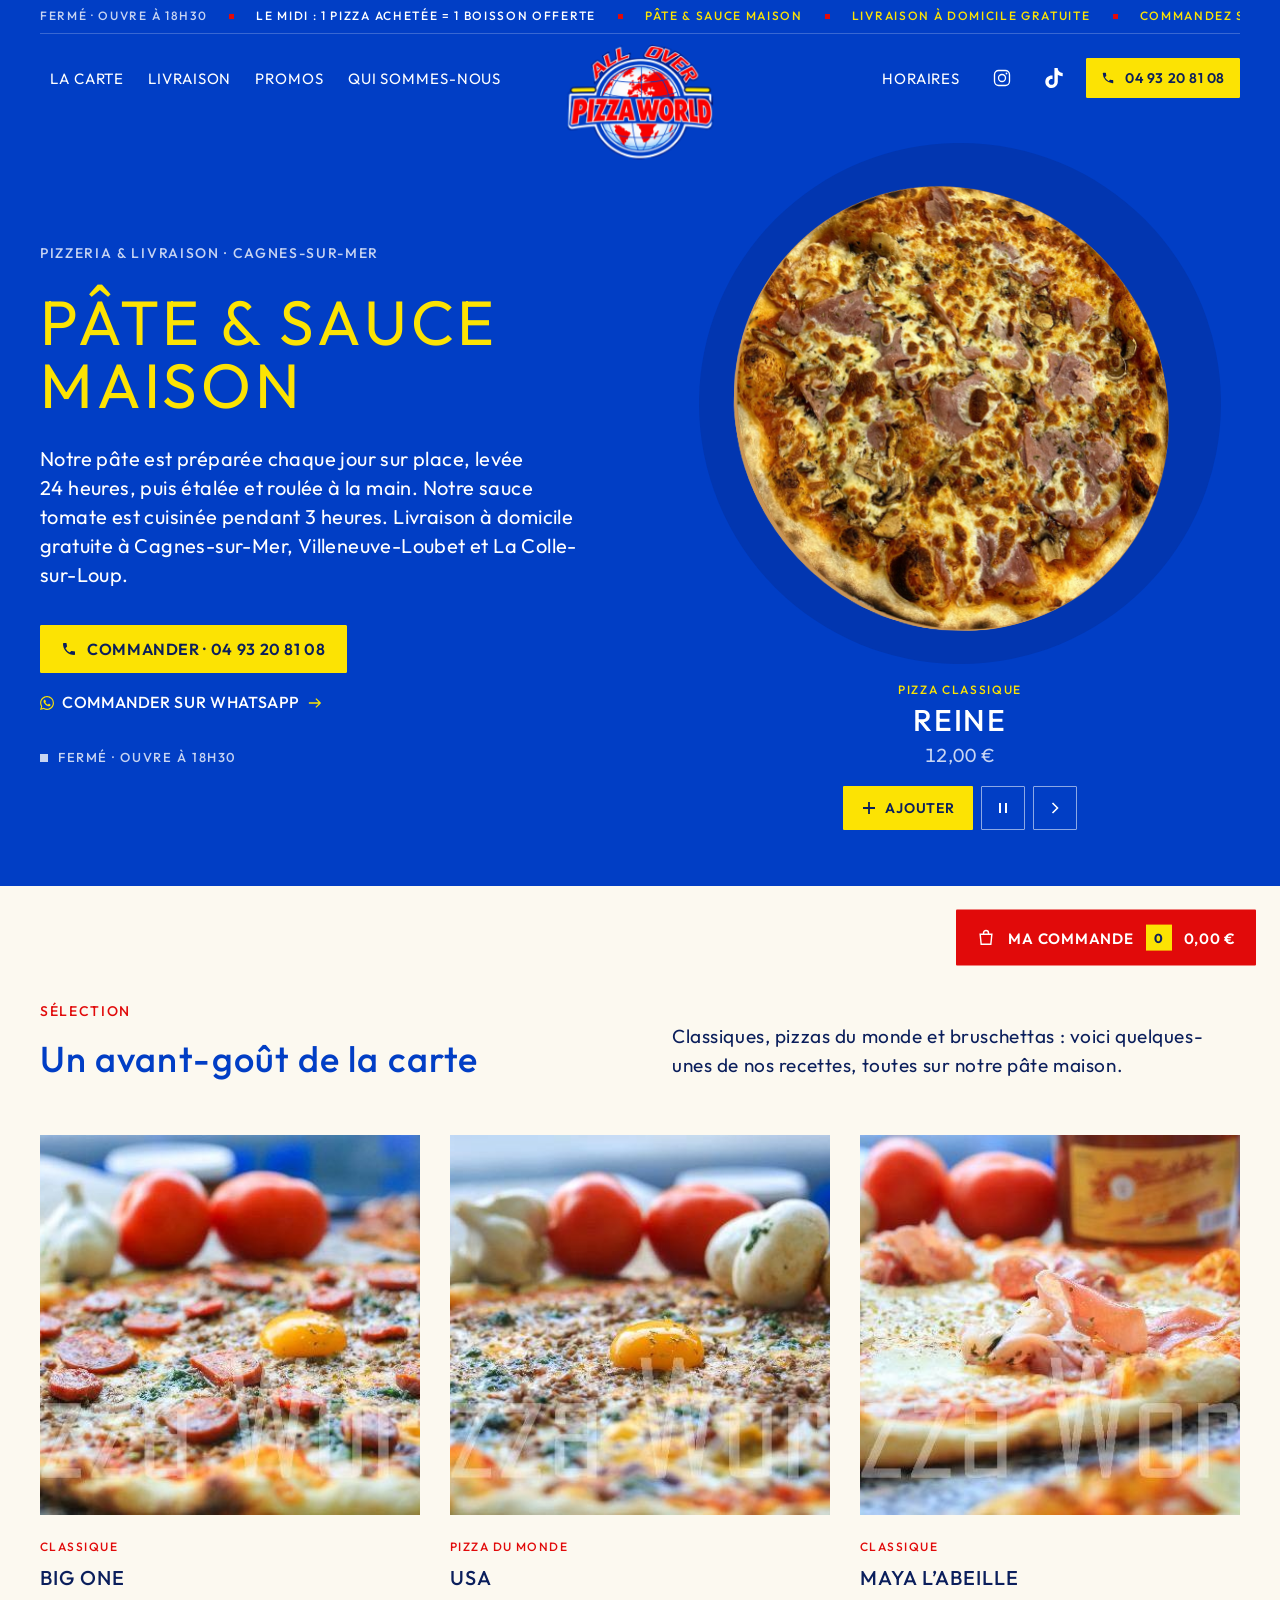
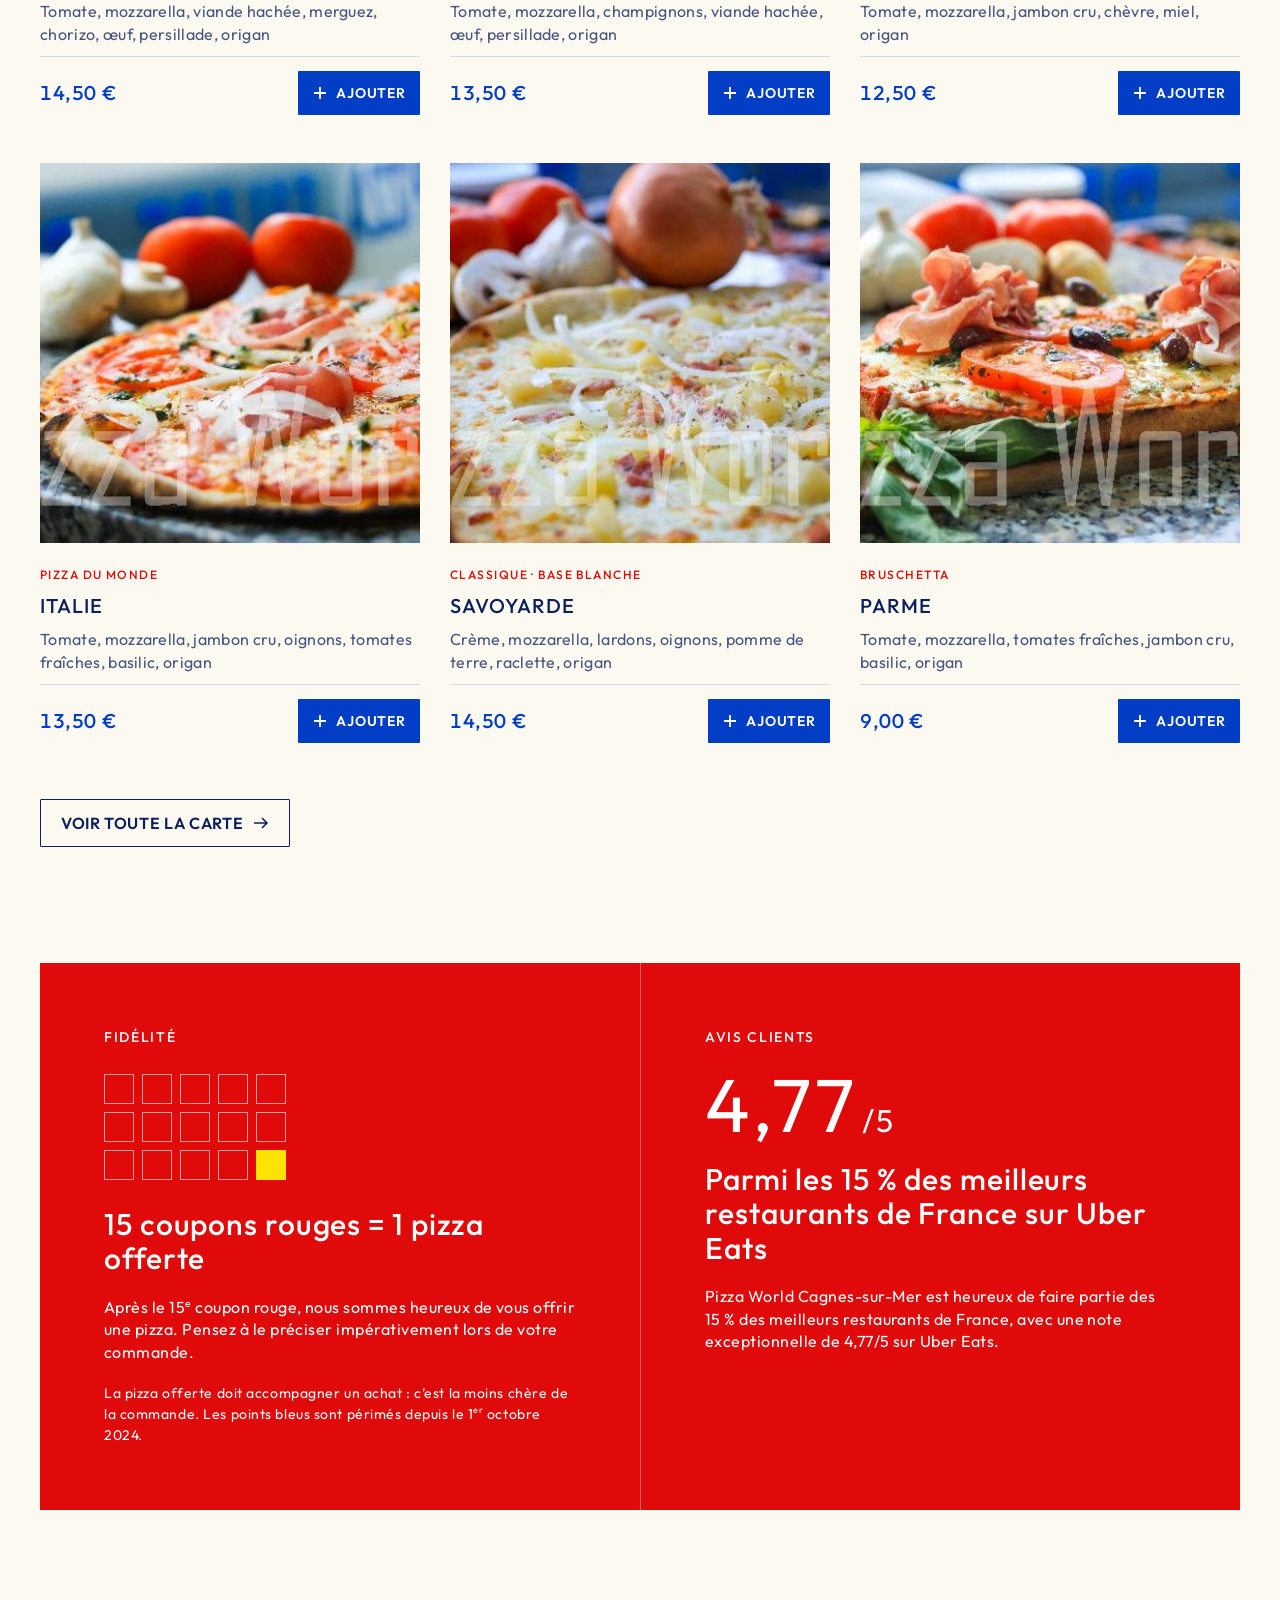
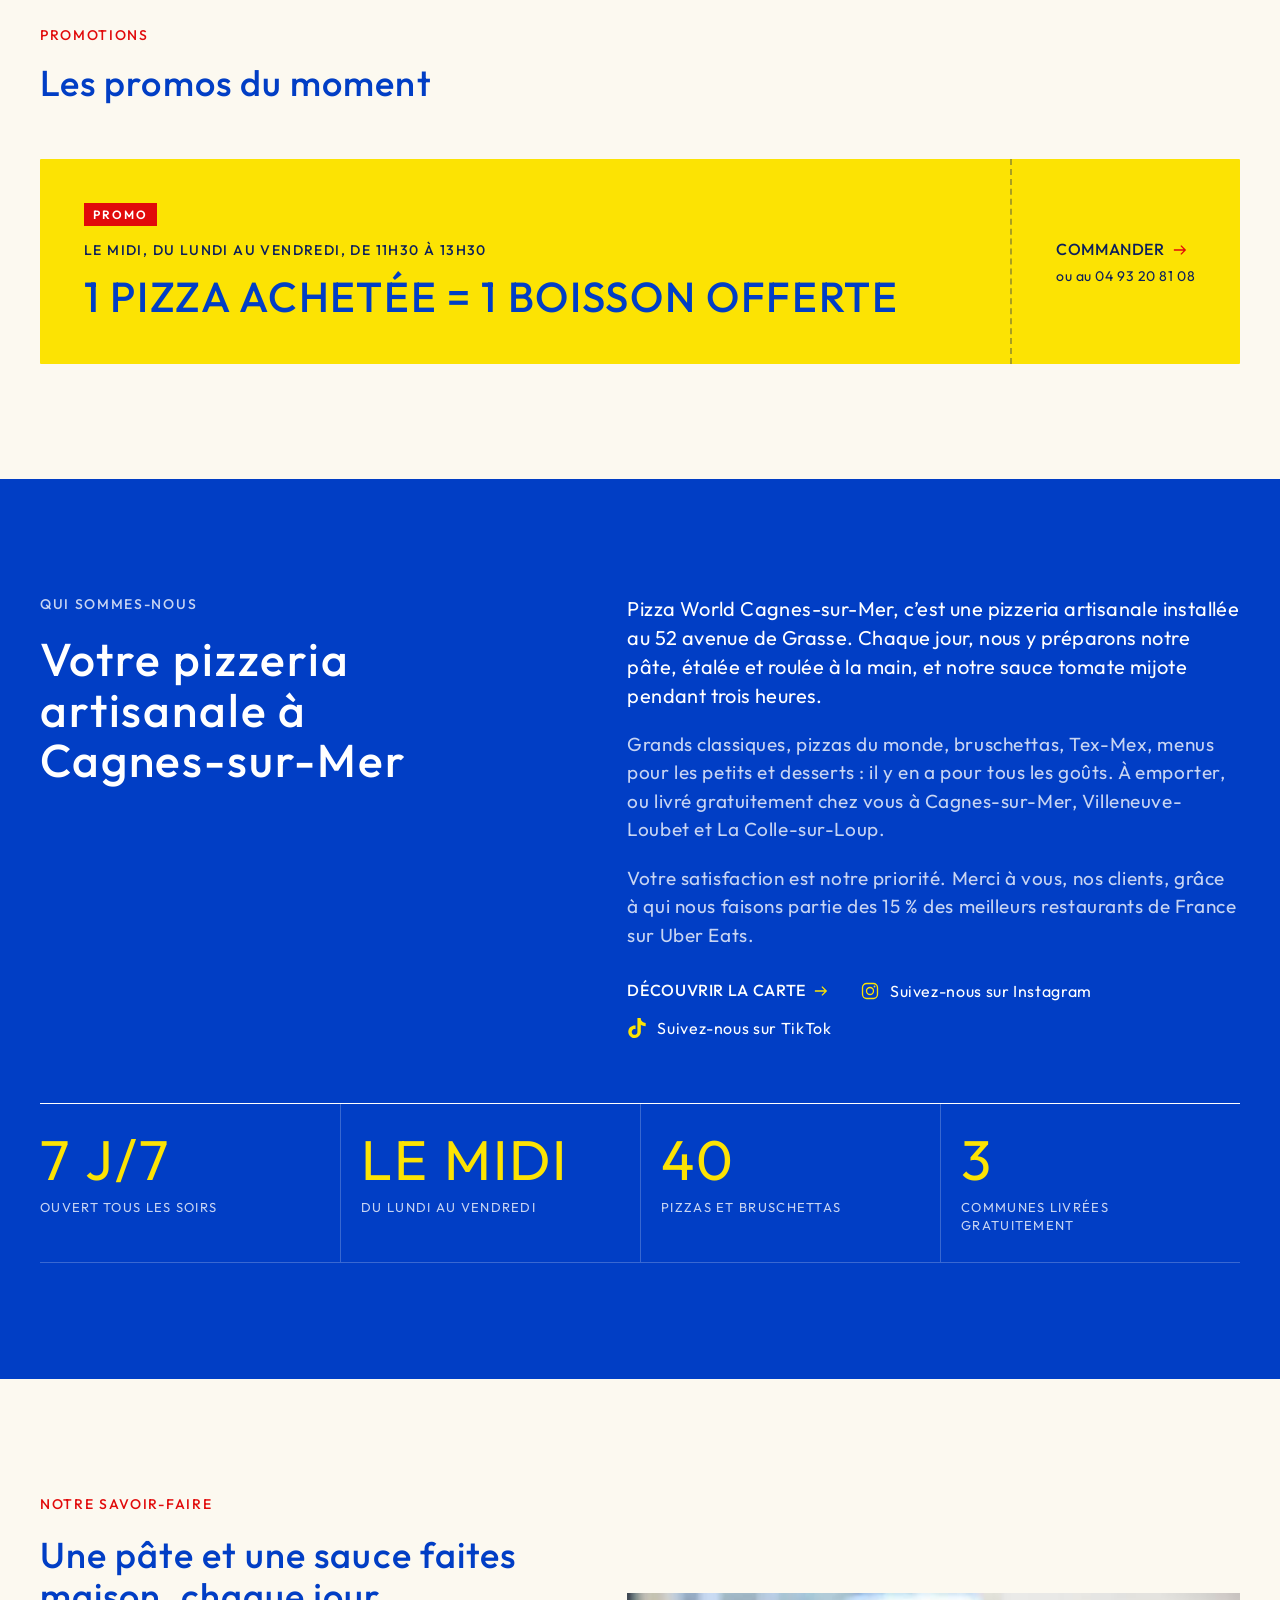
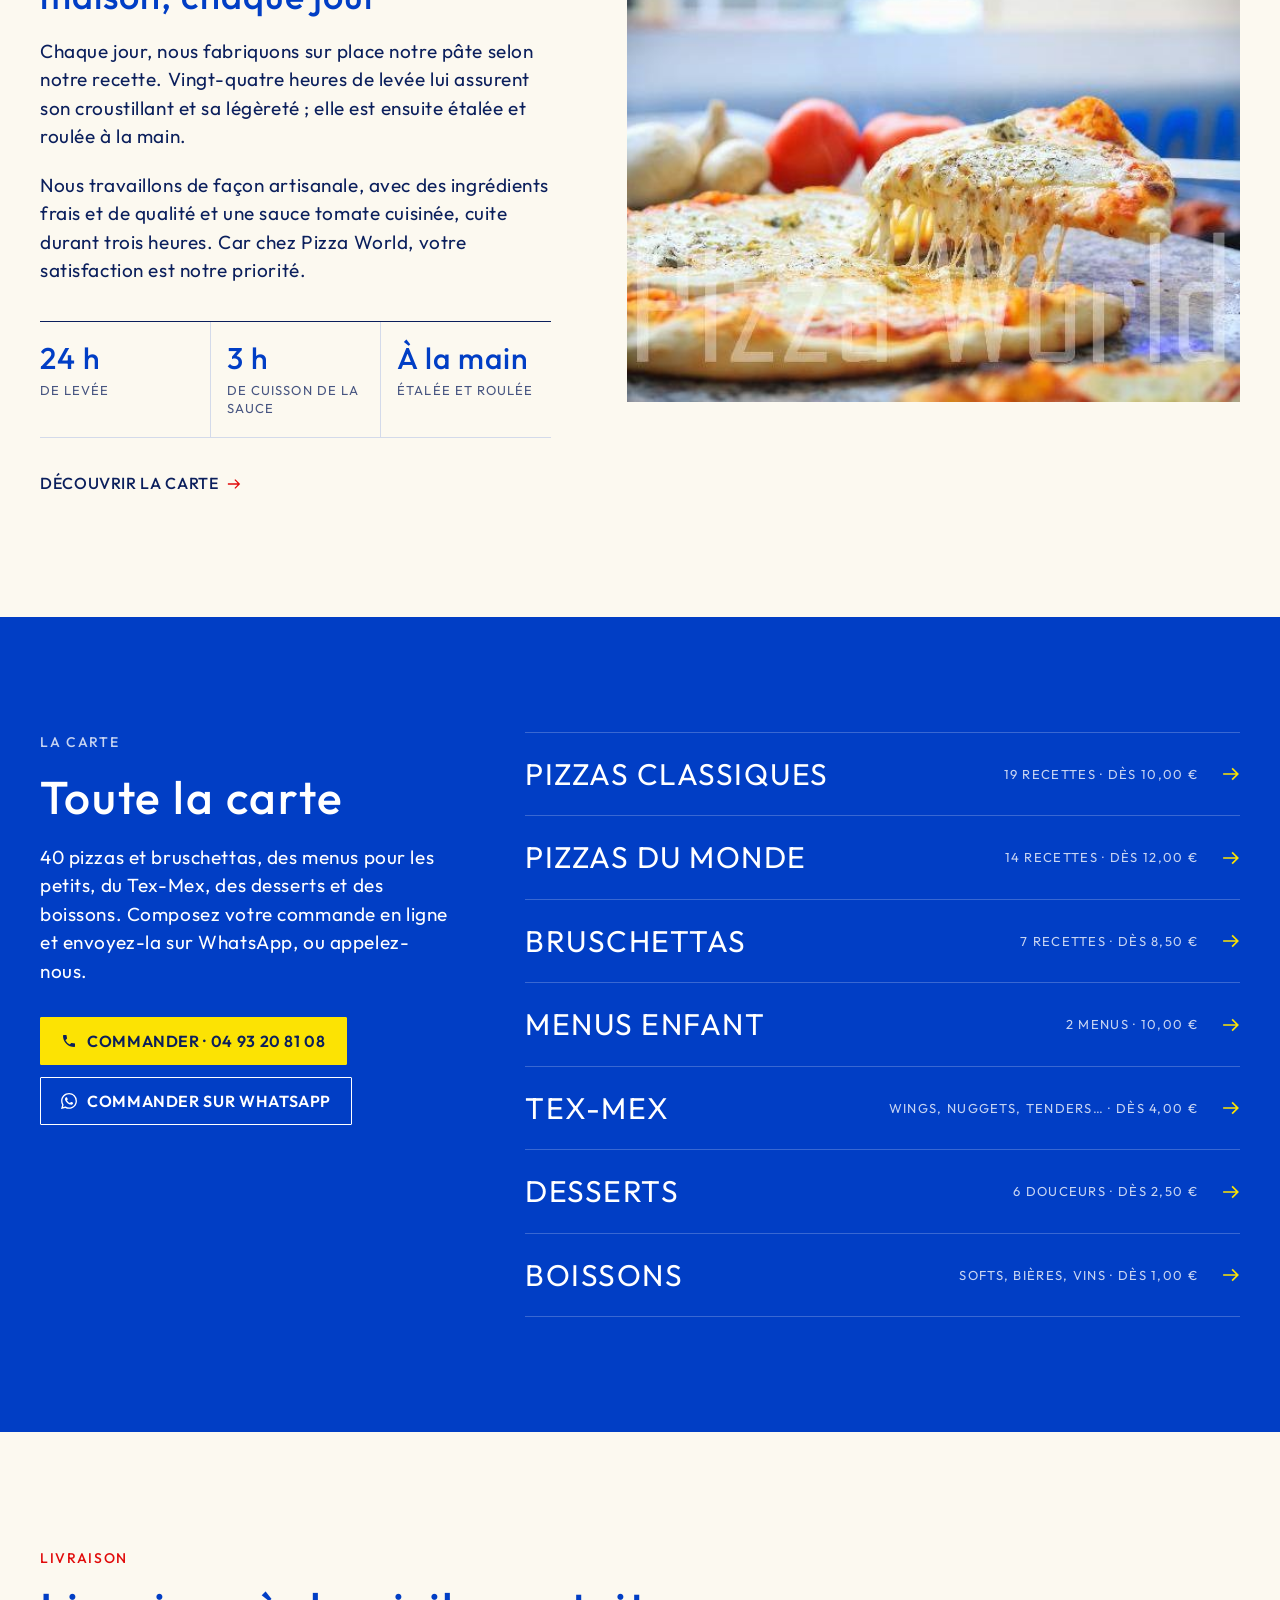
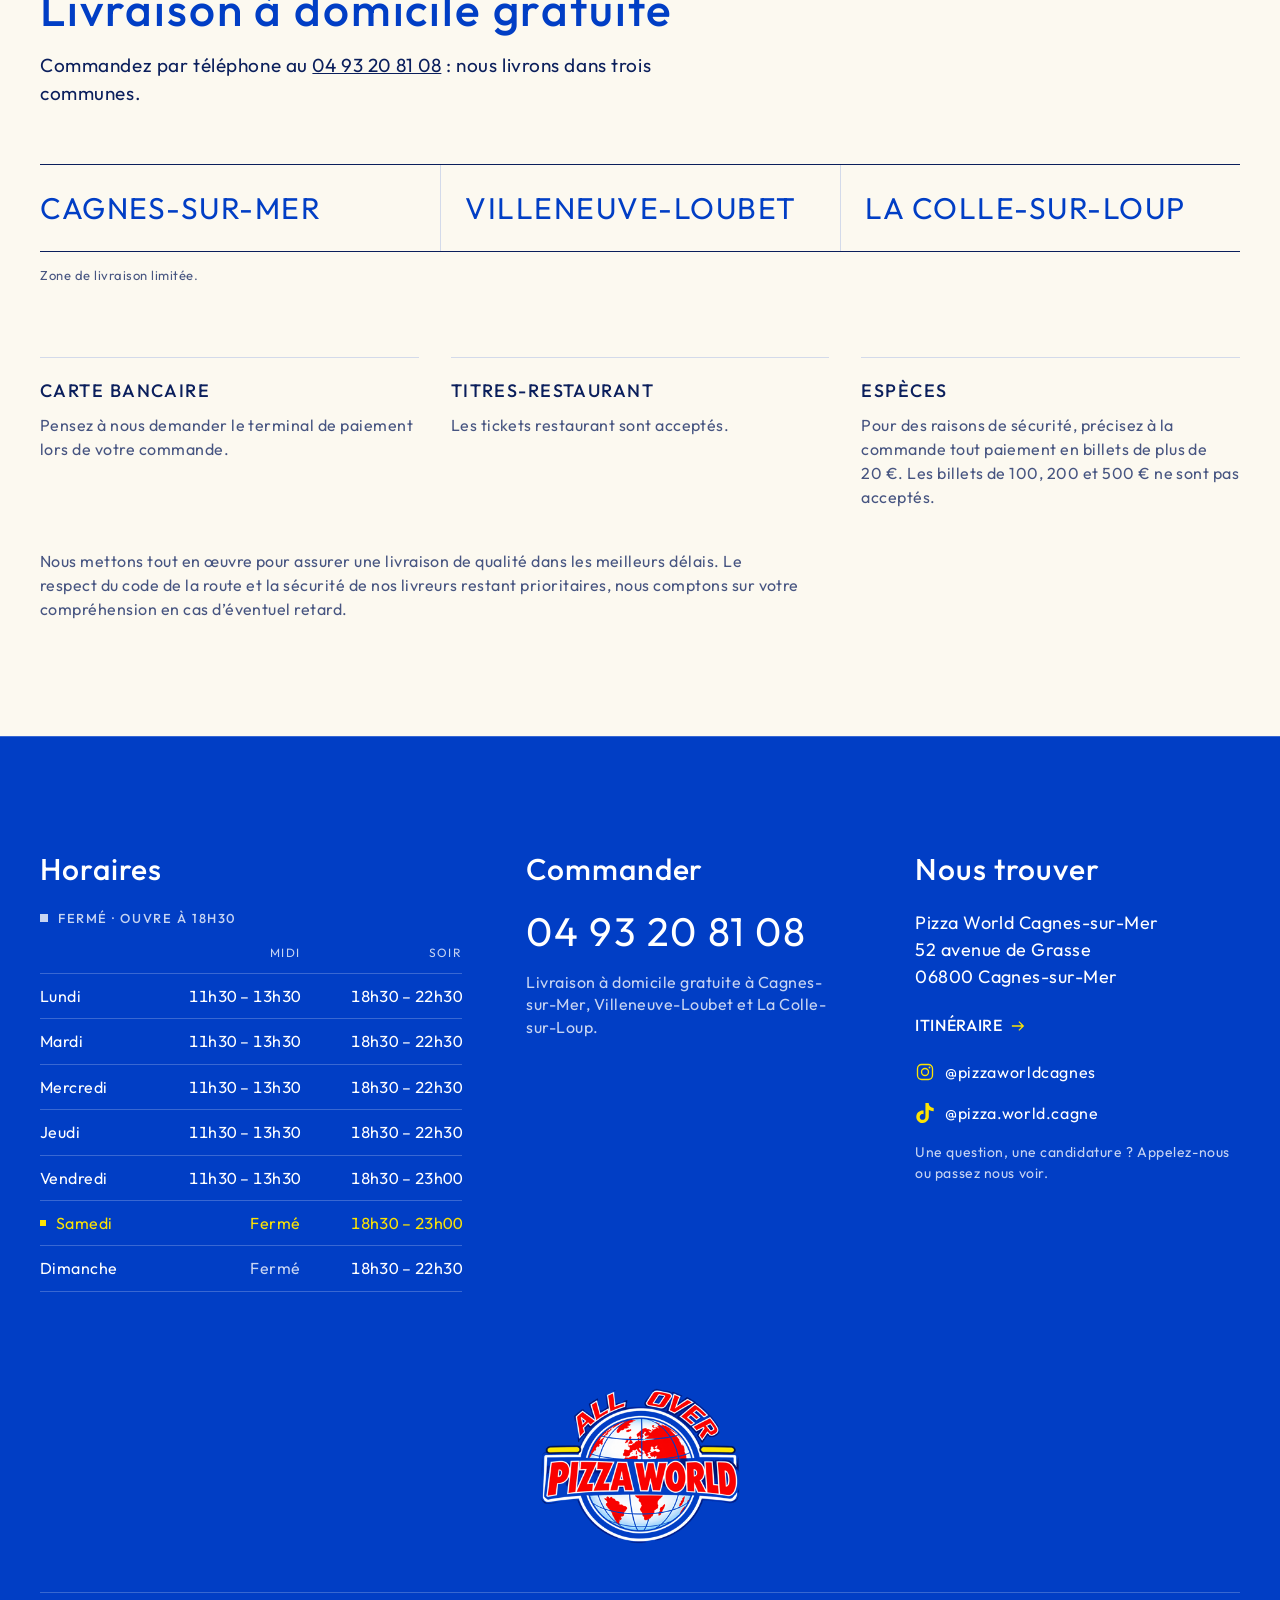
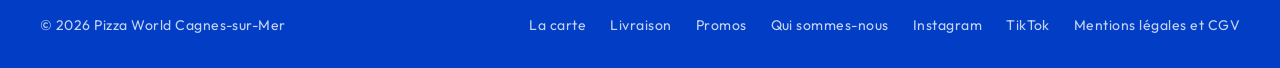
<file: contact/index.html>
<!doctype html>
<html lang="fr">
<head>
<meta charset="utf-8">
<title>Page d&eacute;plac&eacute;e &middot; Pizza World Cagnes-sur-Mer</title>
<meta name="robots" content="noindex">
<link rel="canonical" href="https://cagnes.pizzaworld.fr/">
<meta http-equiv="refresh" content="0; url=/#horaires">
<script>location.replace("/#horaires");</script>
</head>
<body><p>Cette page a d&eacute;m&eacute;nag&eacute; : <a href="/#horaires">continuer</a>.</p></body>
</html>
</file>
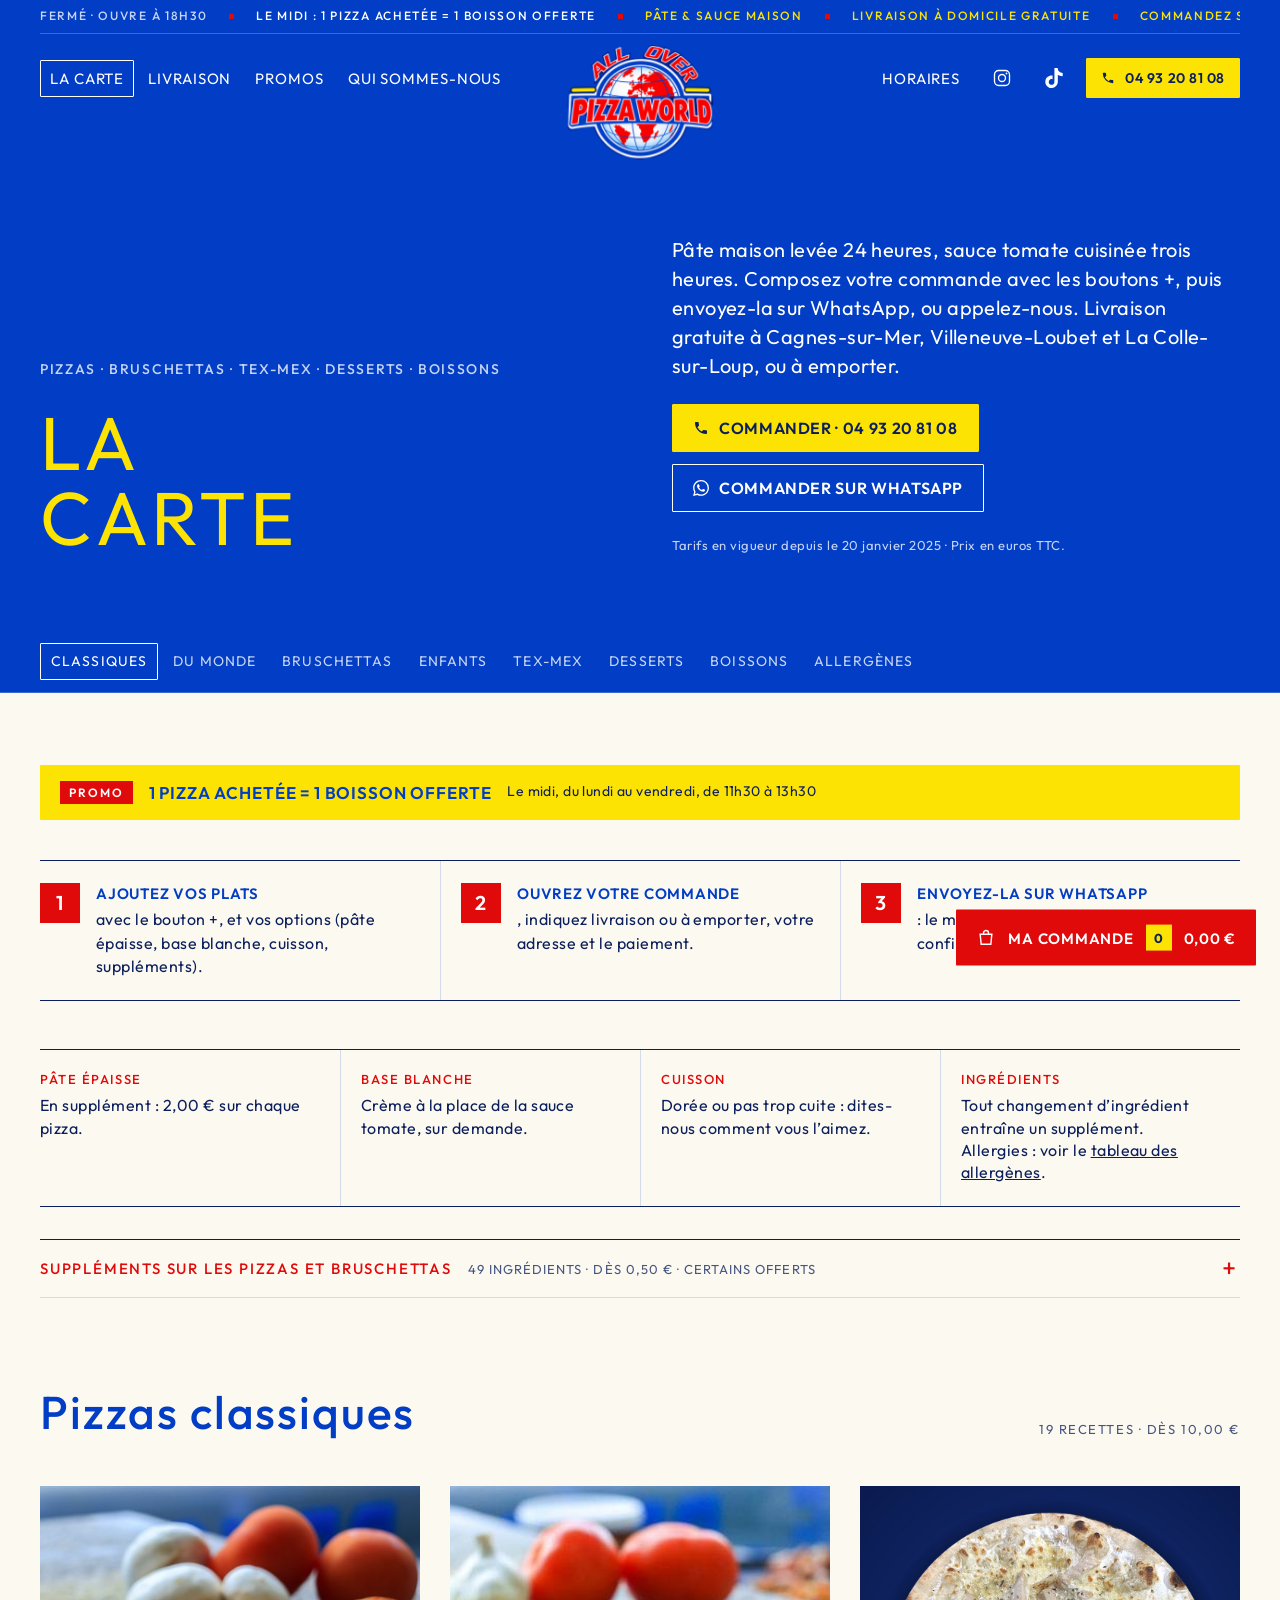
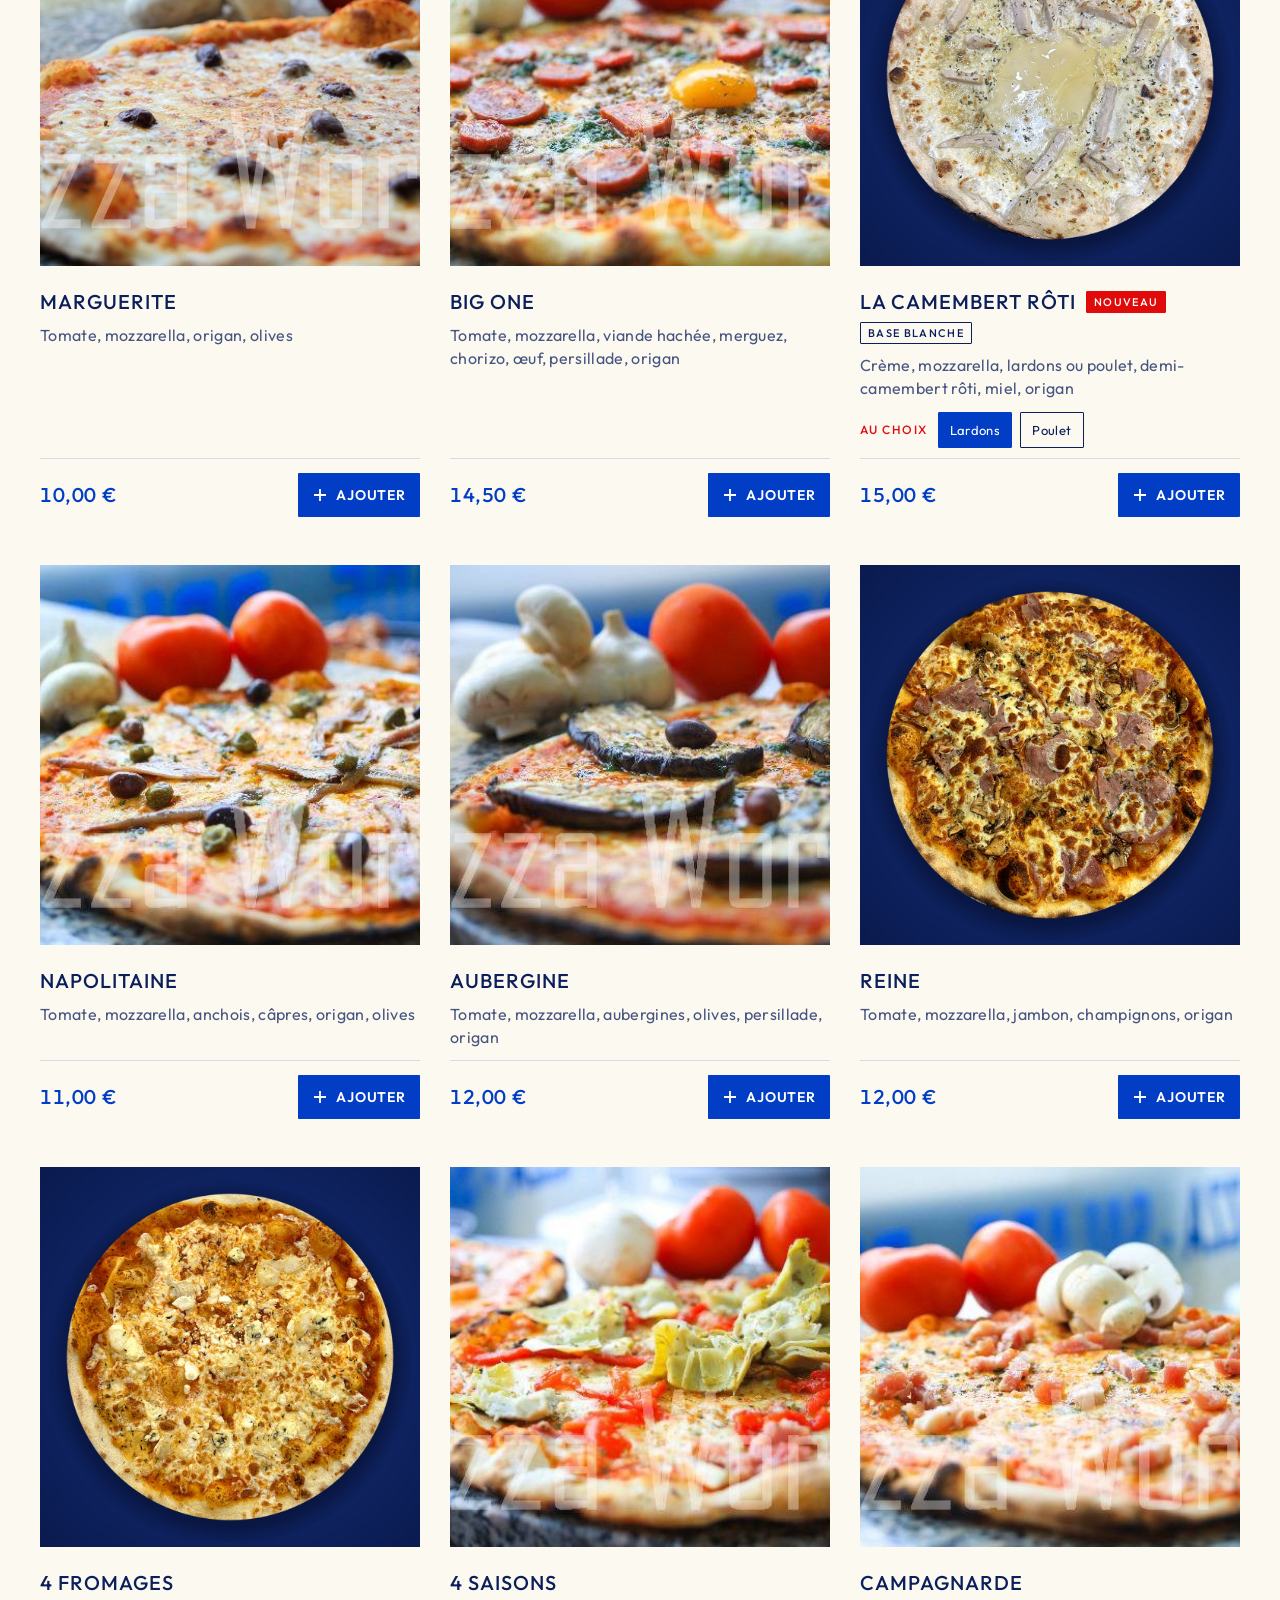
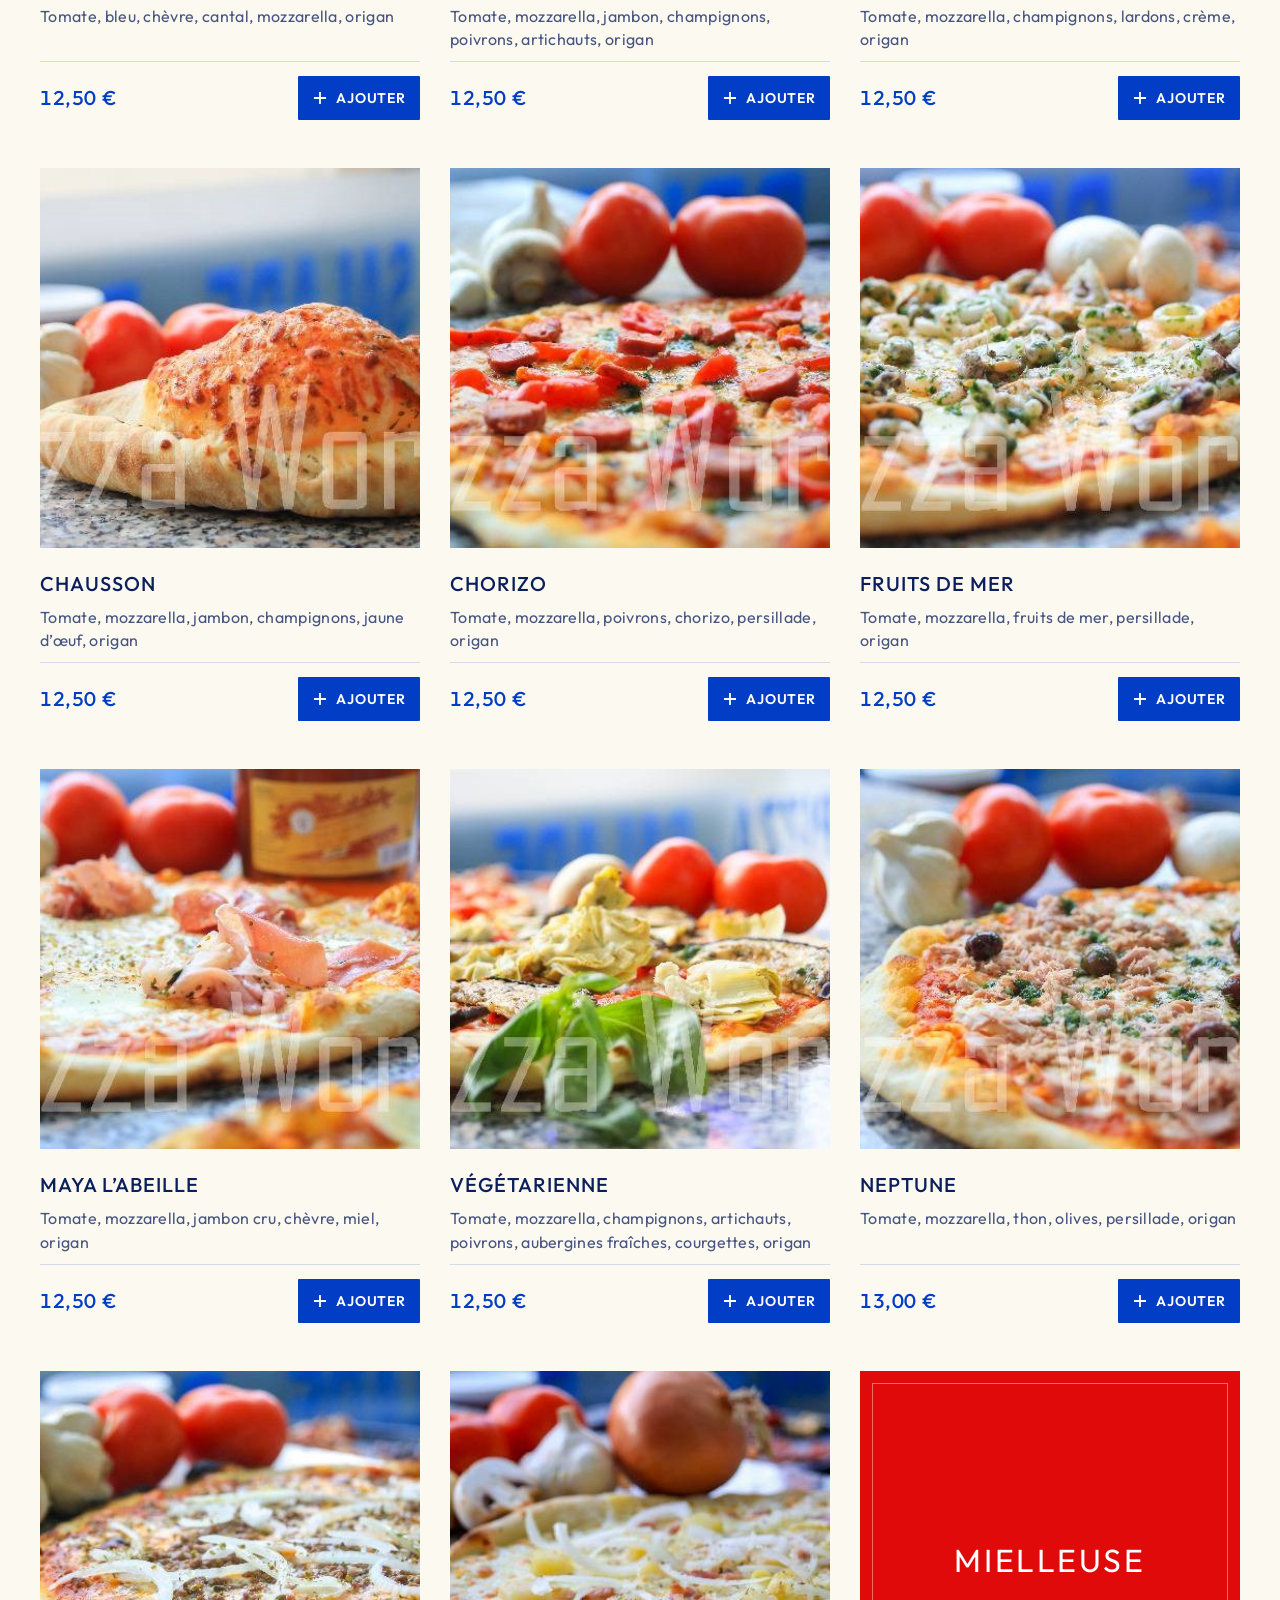
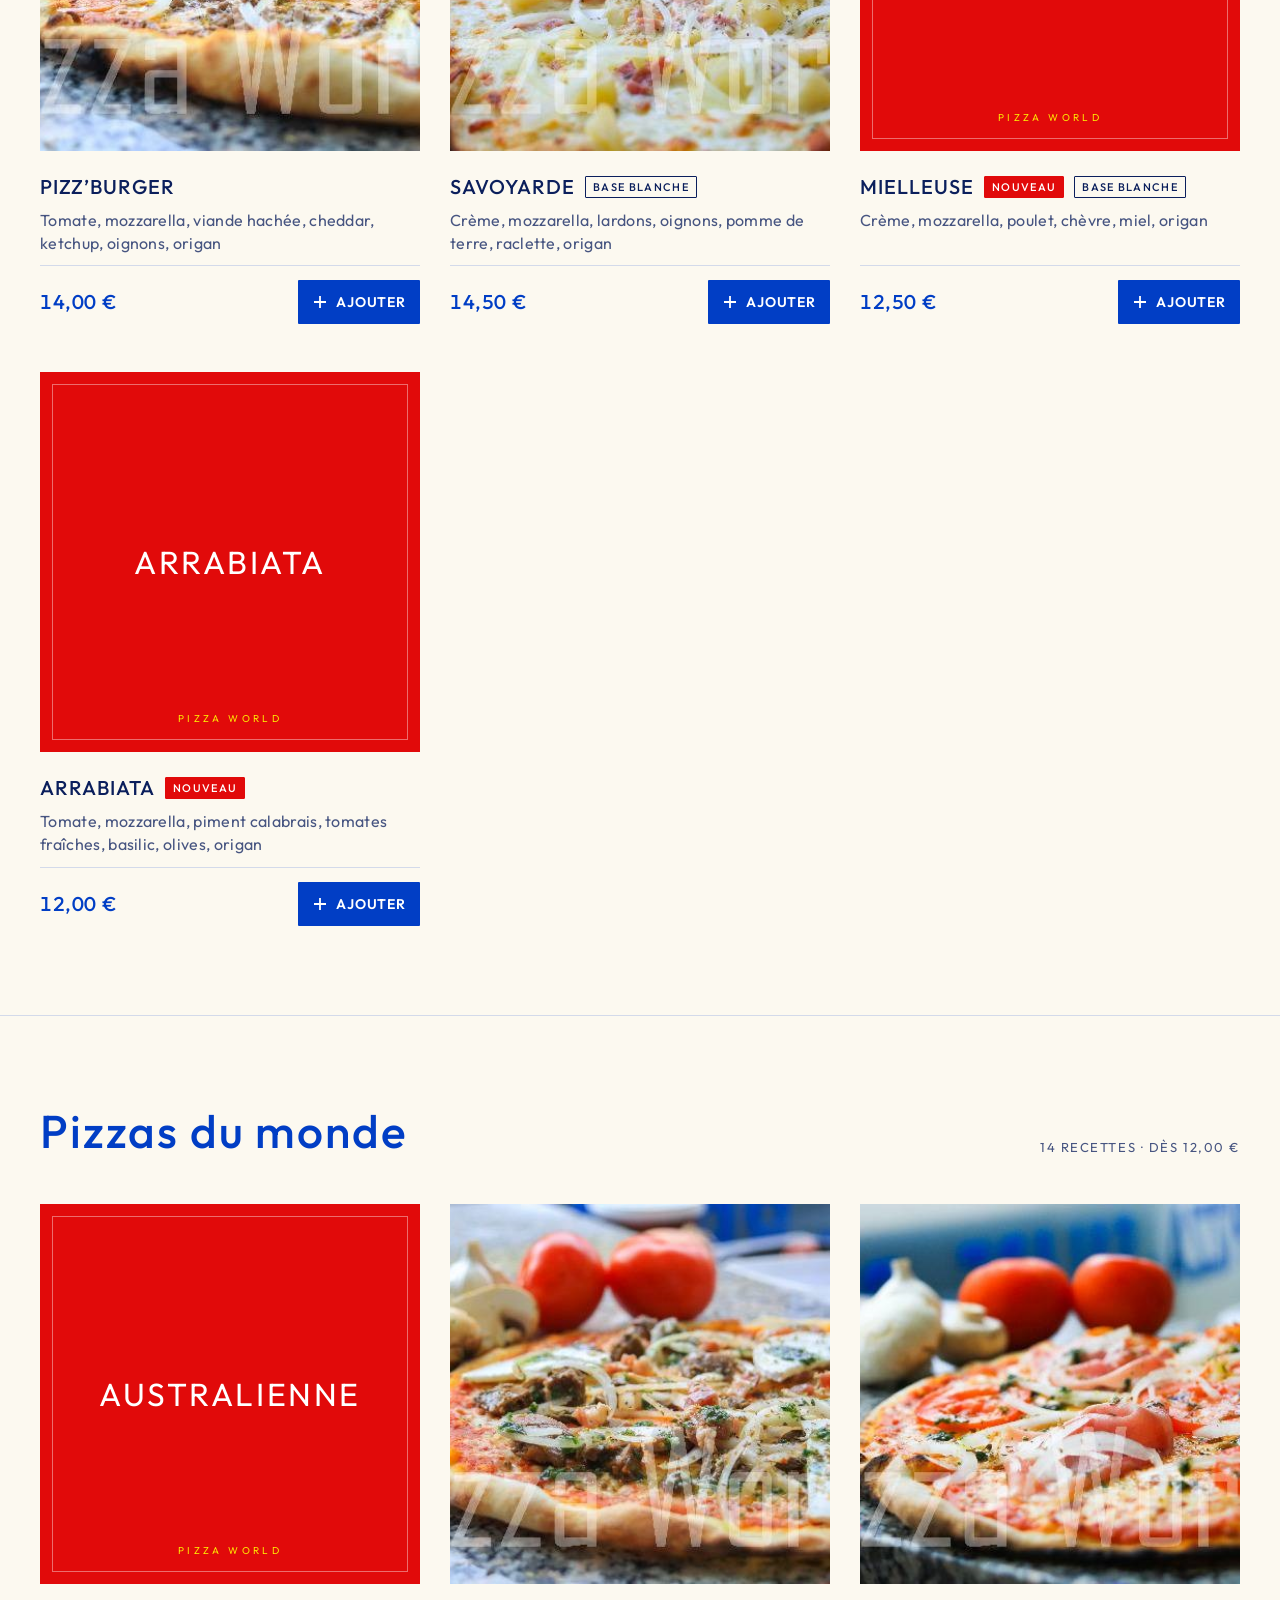
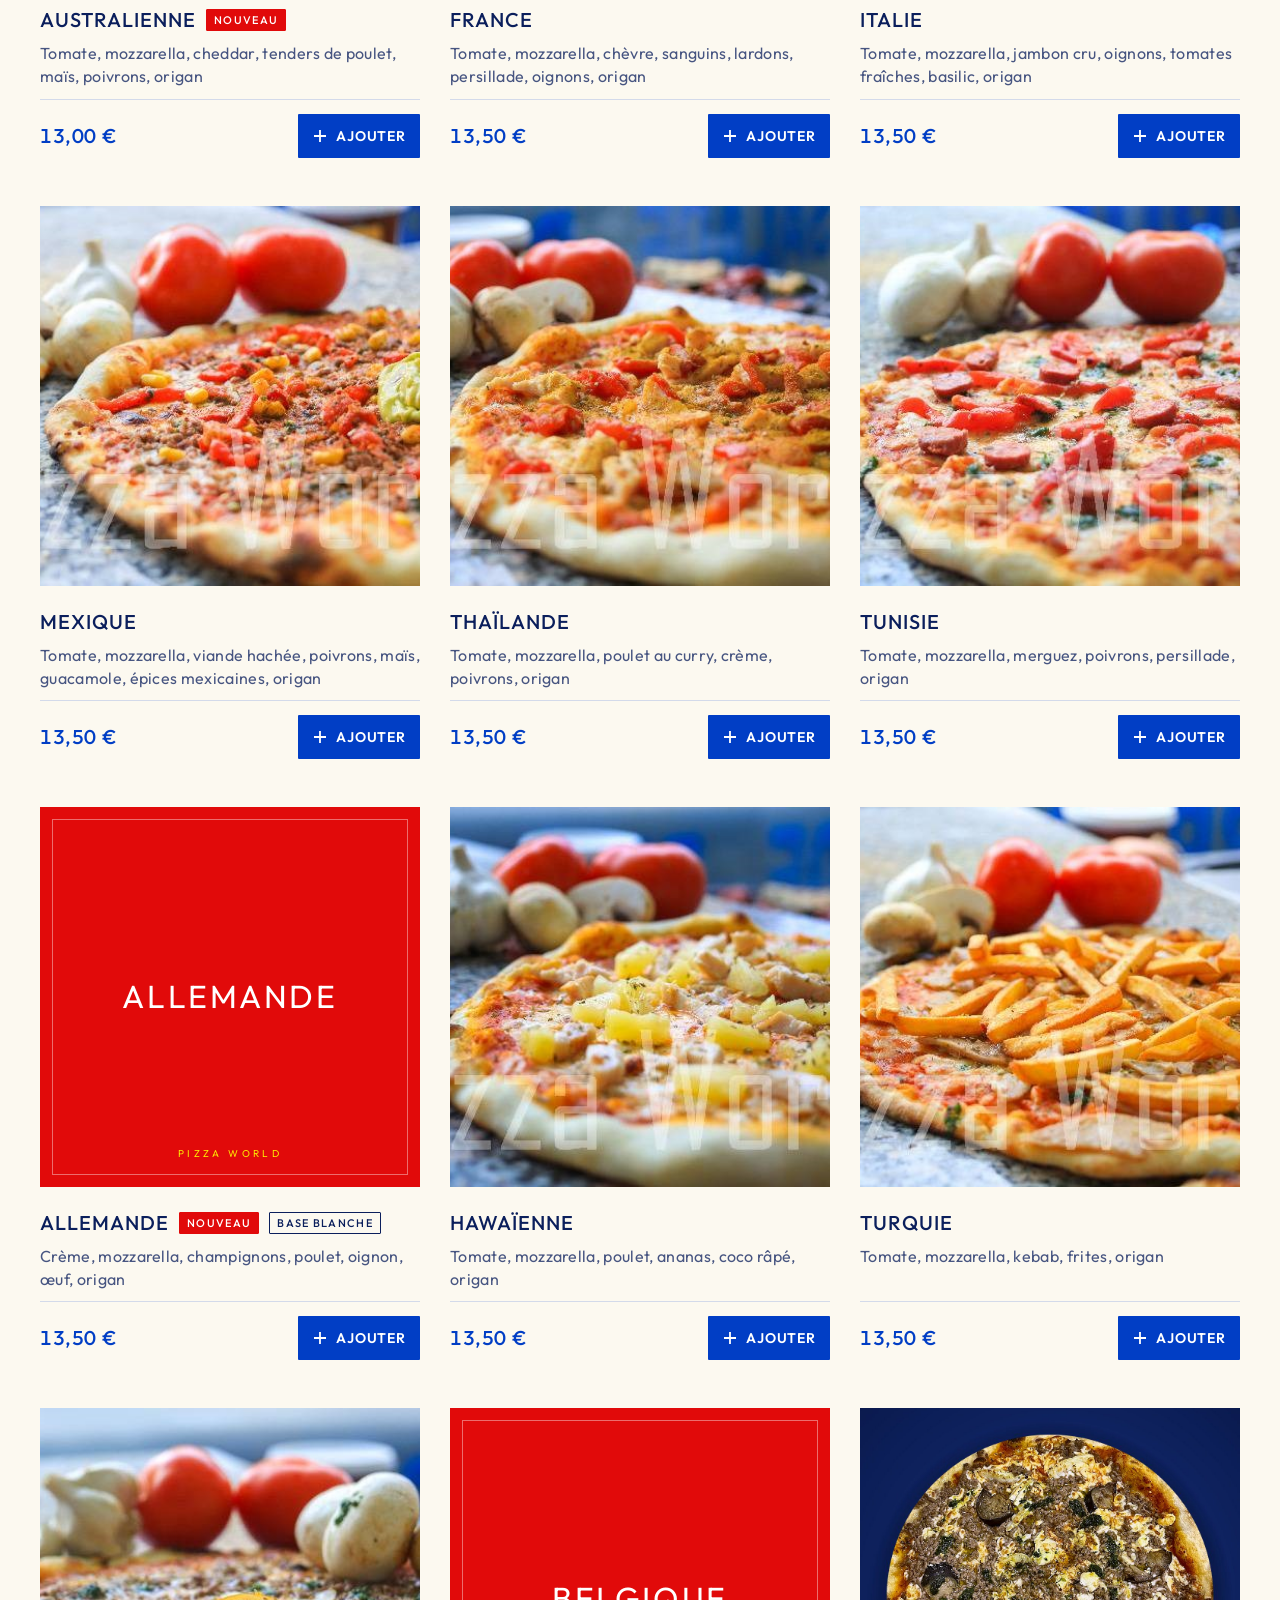
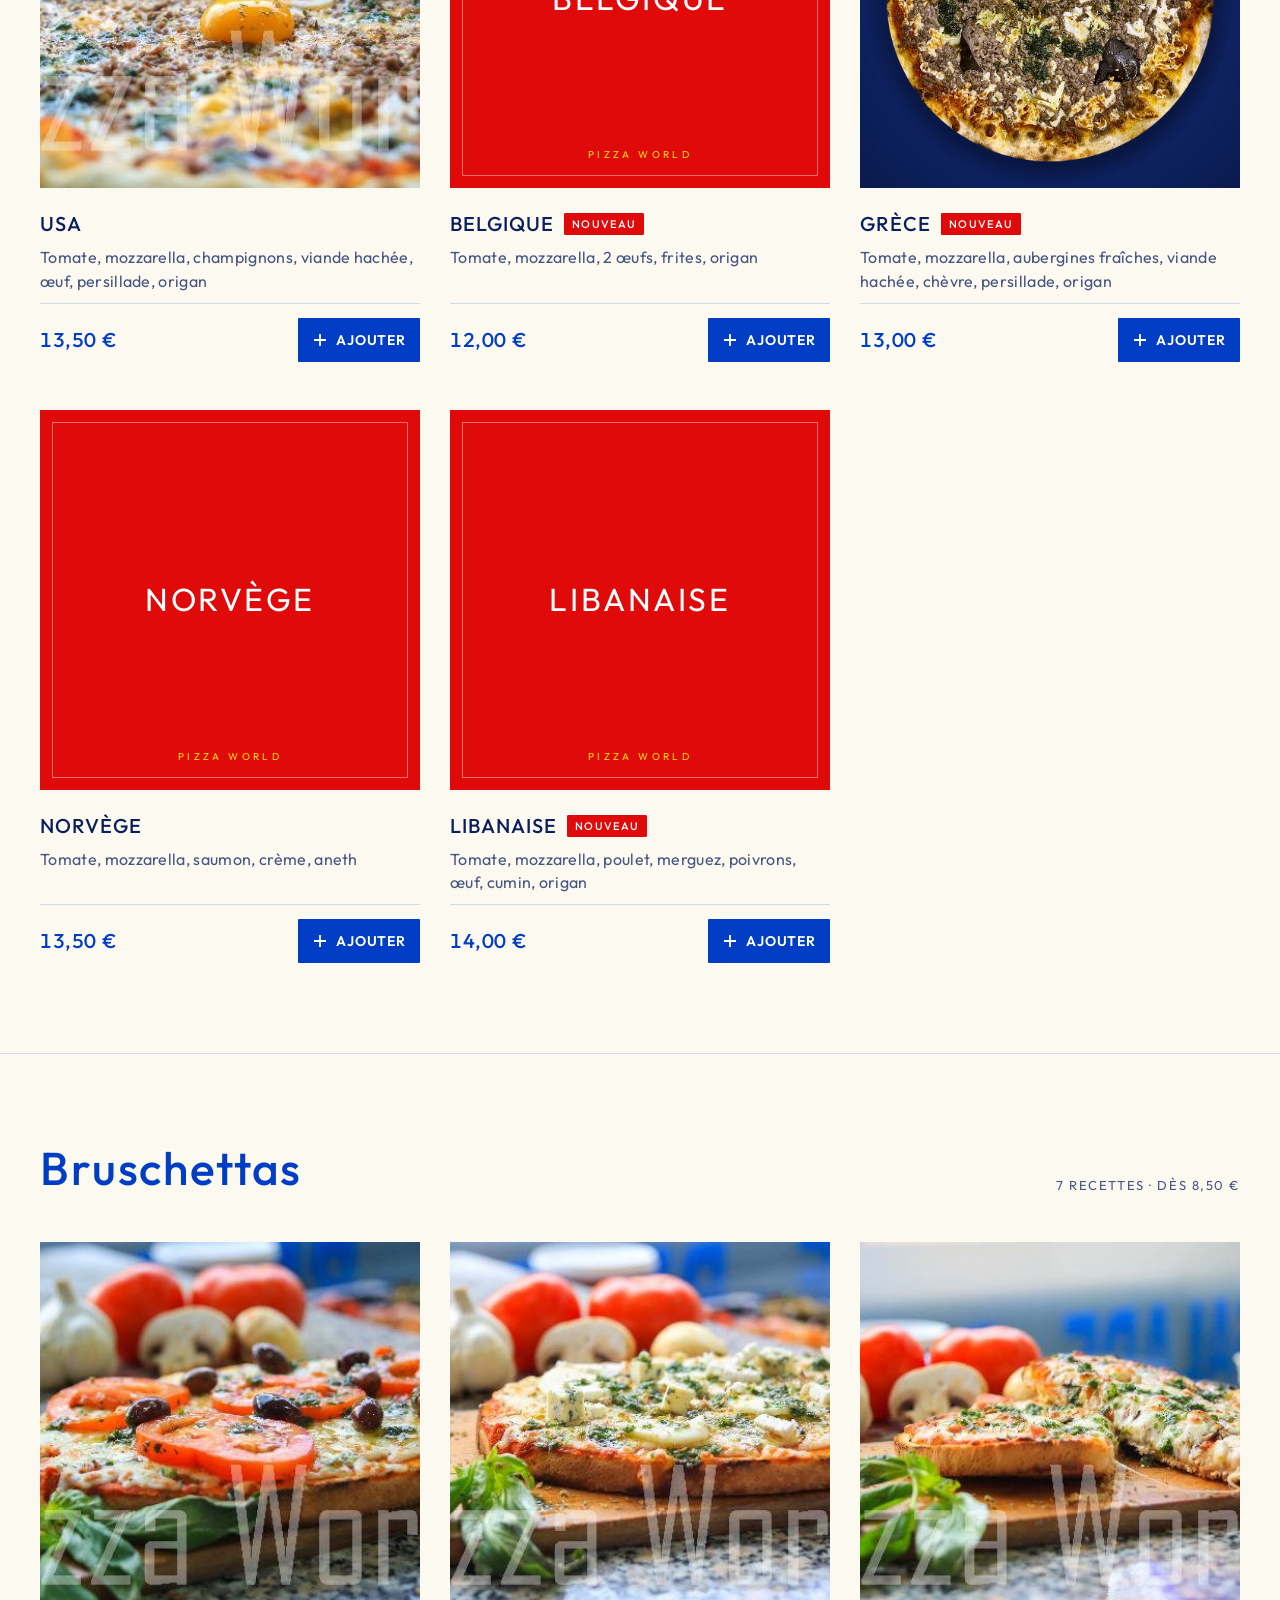
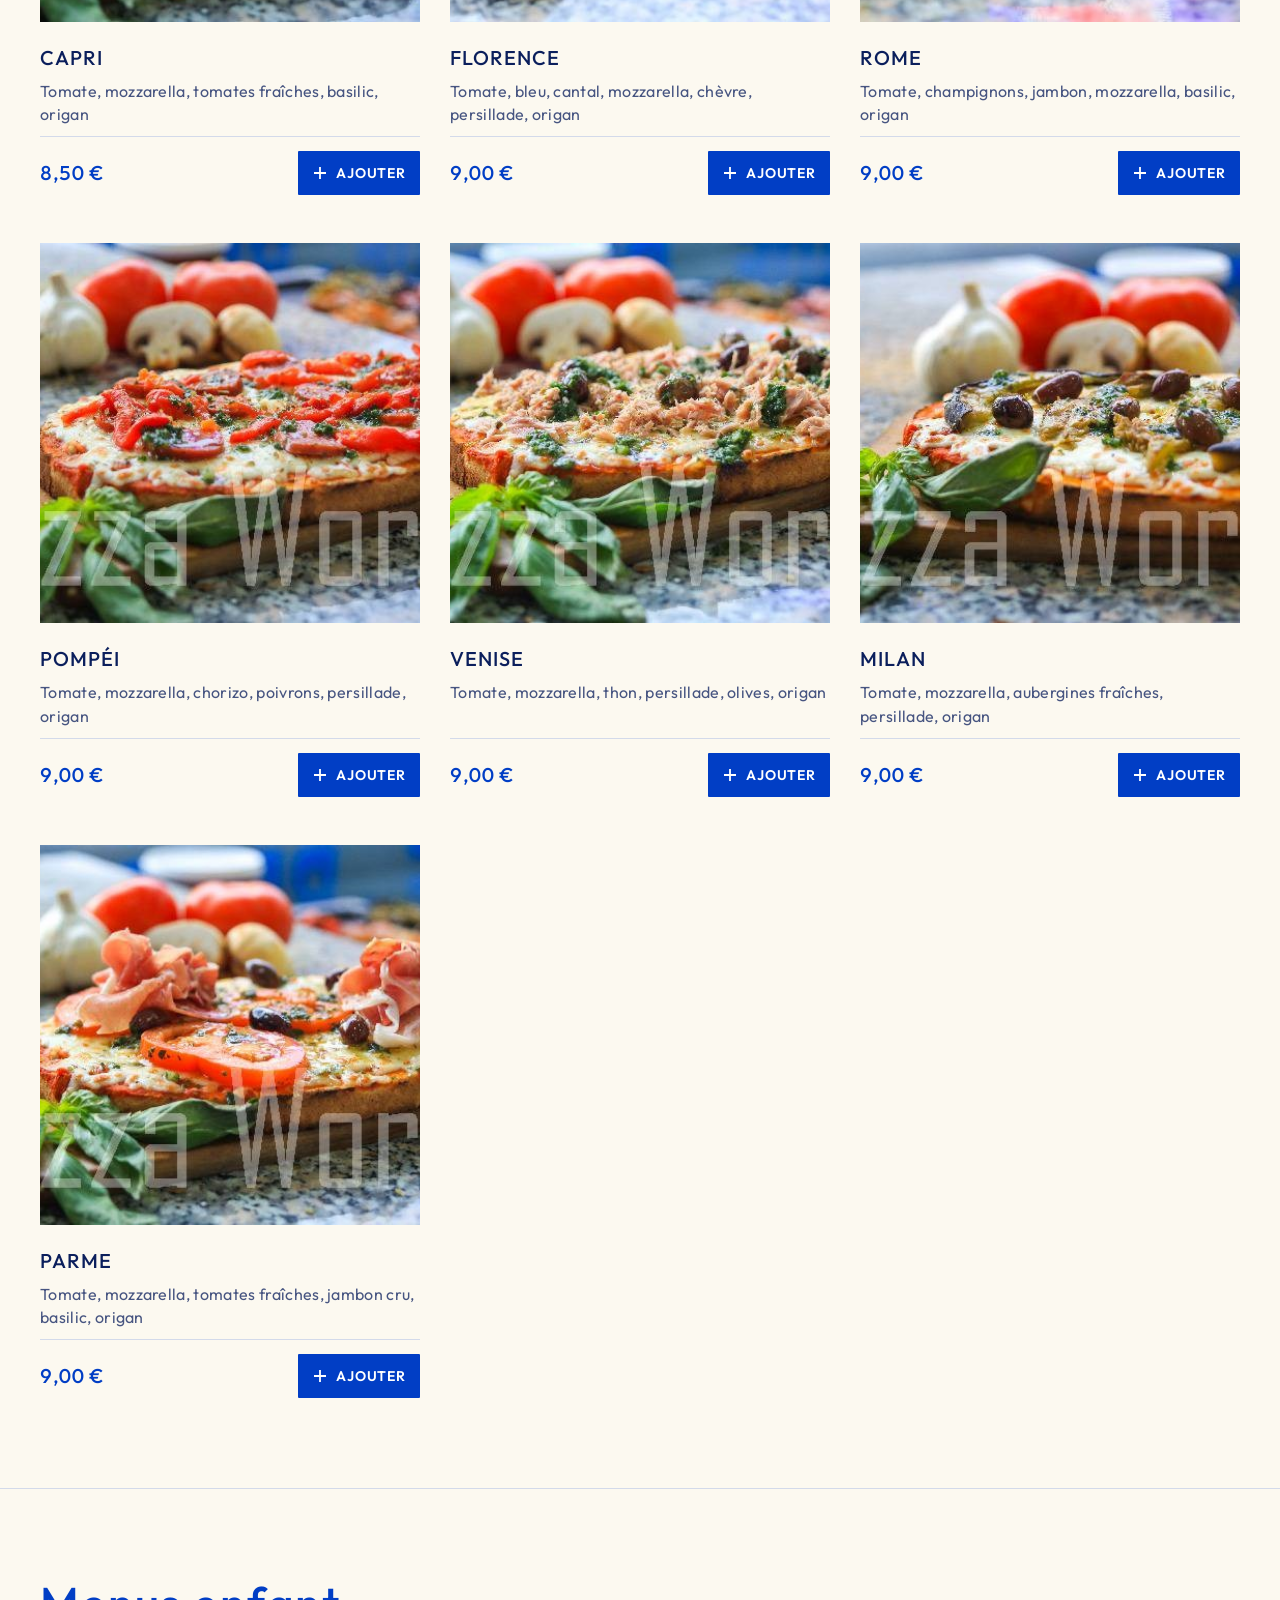
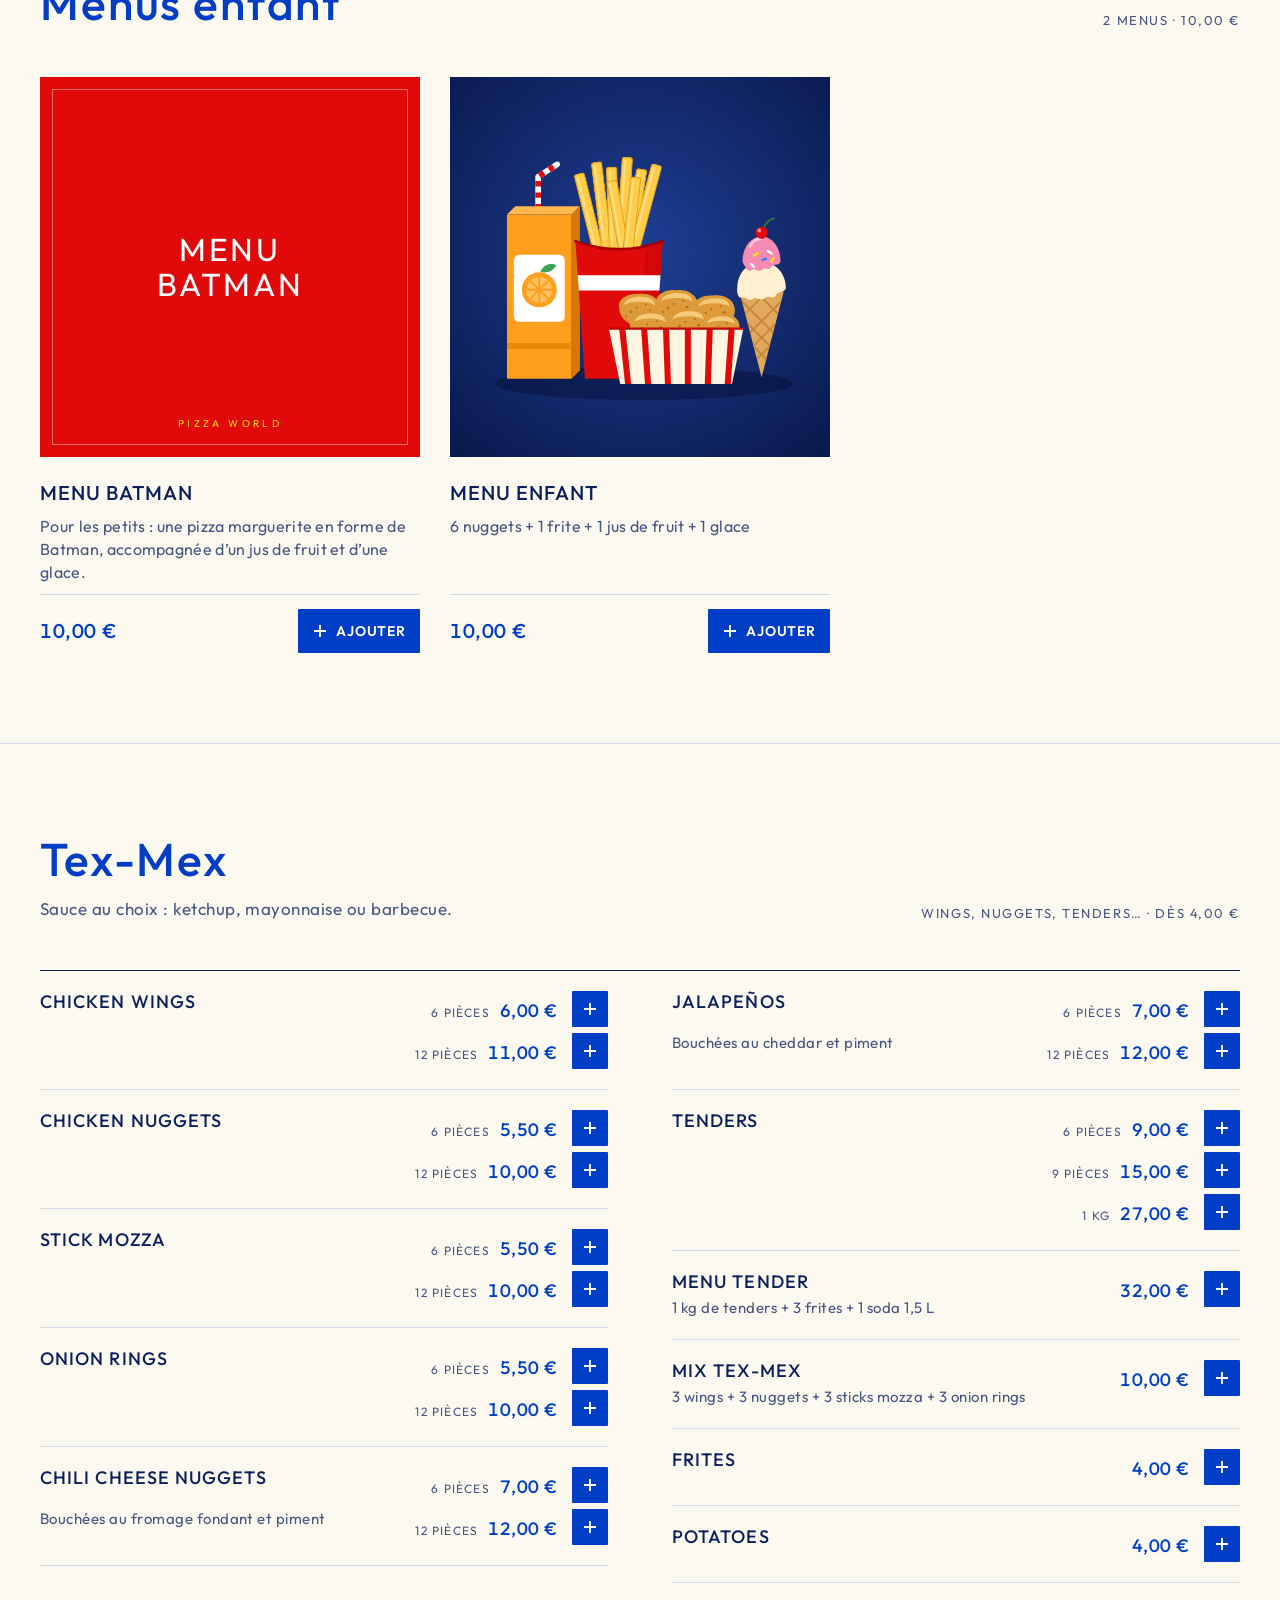
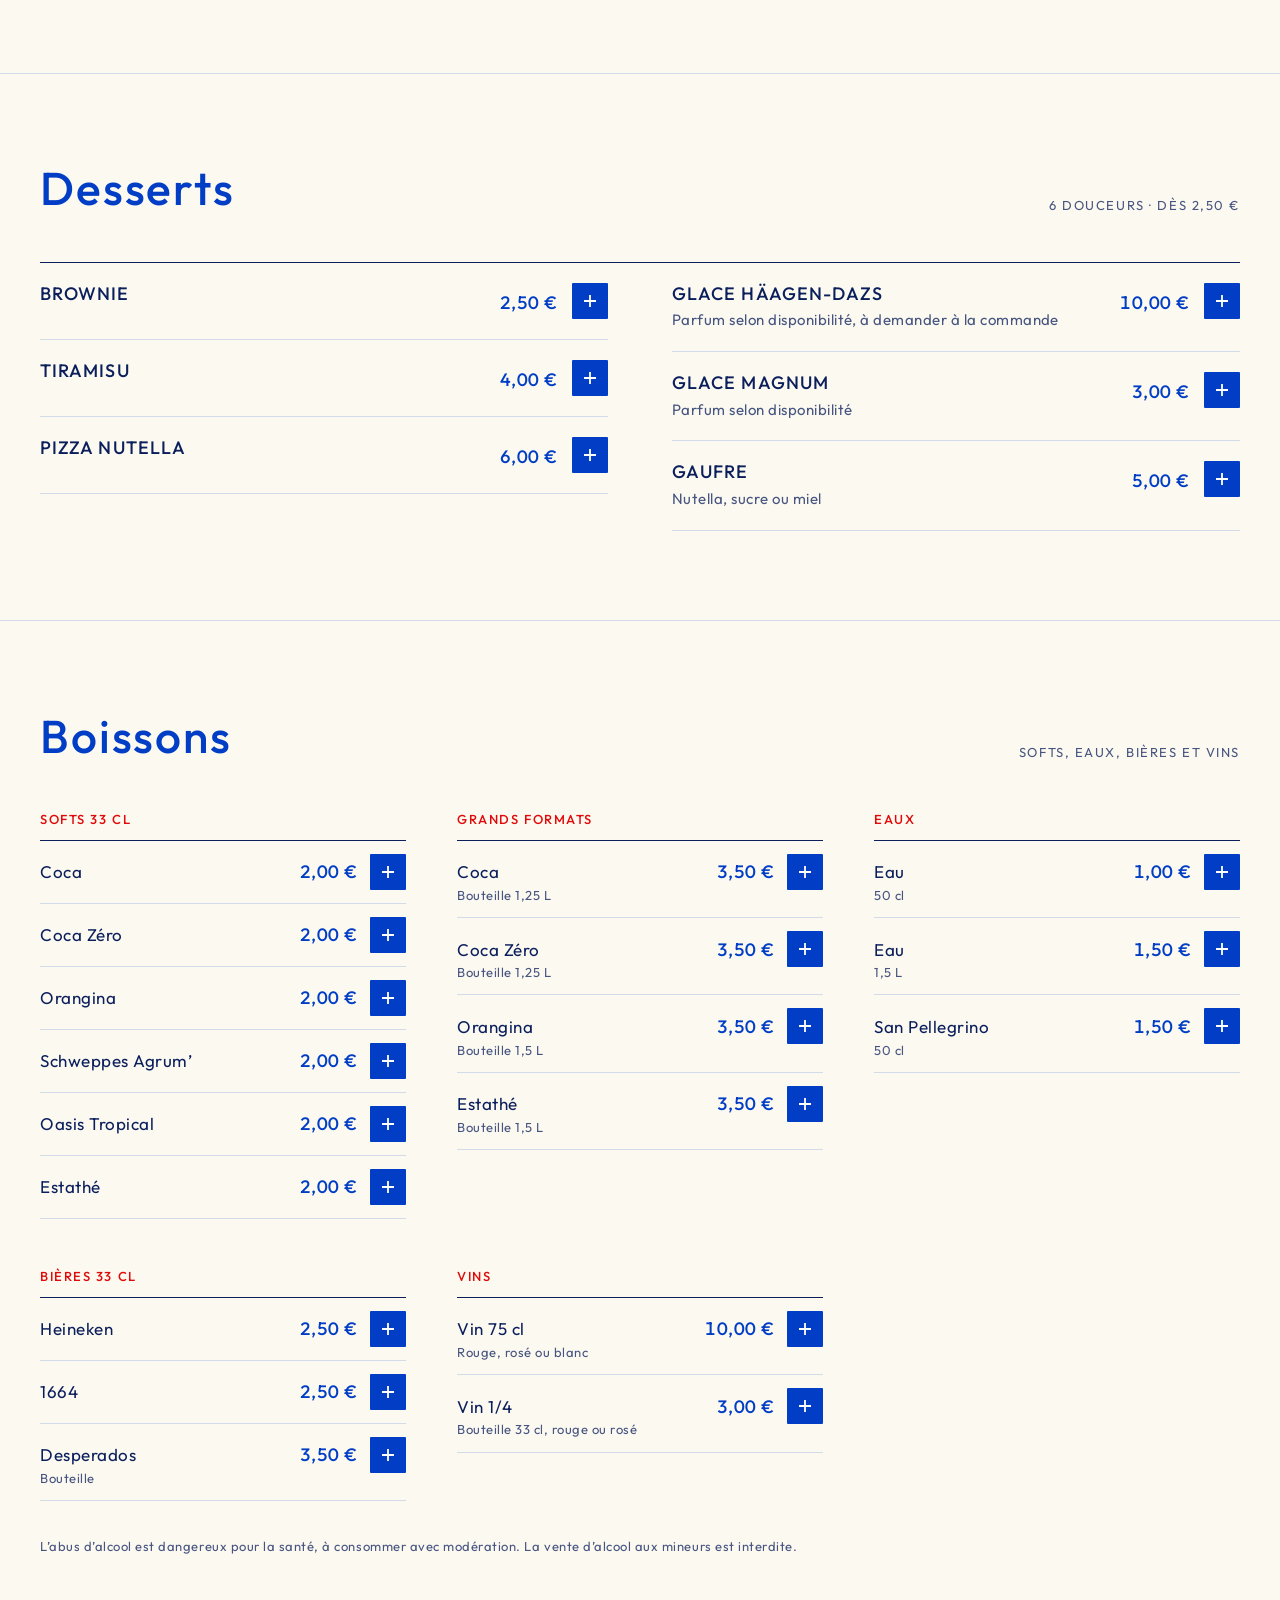
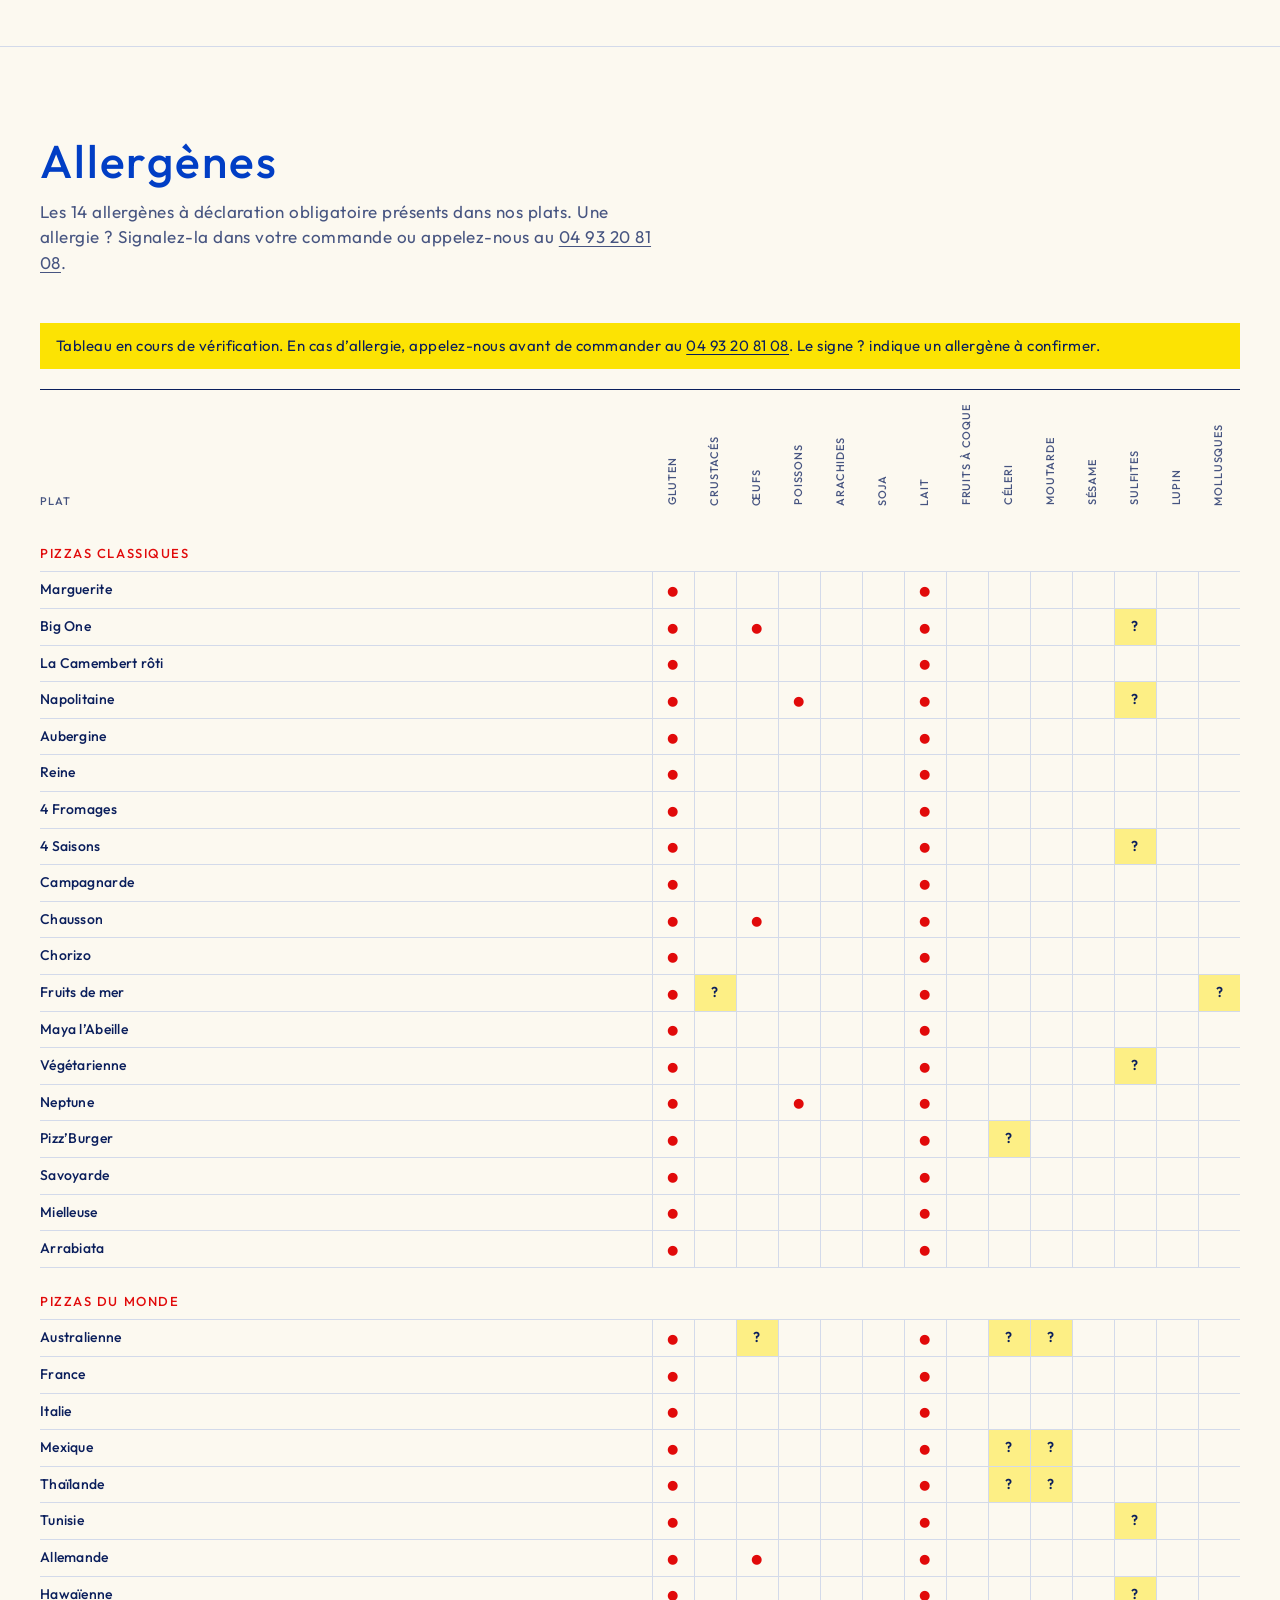
<file: desserts/index.html>
<!doctype html>
<html lang="fr">
<head>
<meta charset="utf-8">
<title>Page d&eacute;plac&eacute;e &middot; Pizza World Cagnes-sur-Mer</title>
<meta name="robots" content="noindex">
<link rel="canonical" href="https://cagnes.pizzaworld.fr/carte.html">
<meta http-equiv="refresh" content="0; url=/carte.html#desserts">
<script>location.replace("/carte.html#desserts");</script>
</head>
<body><p>Cette page a d&eacute;m&eacute;nag&eacute; : <a href="/carte.html#desserts">continuer</a>.</p></body>
</html>
</file>
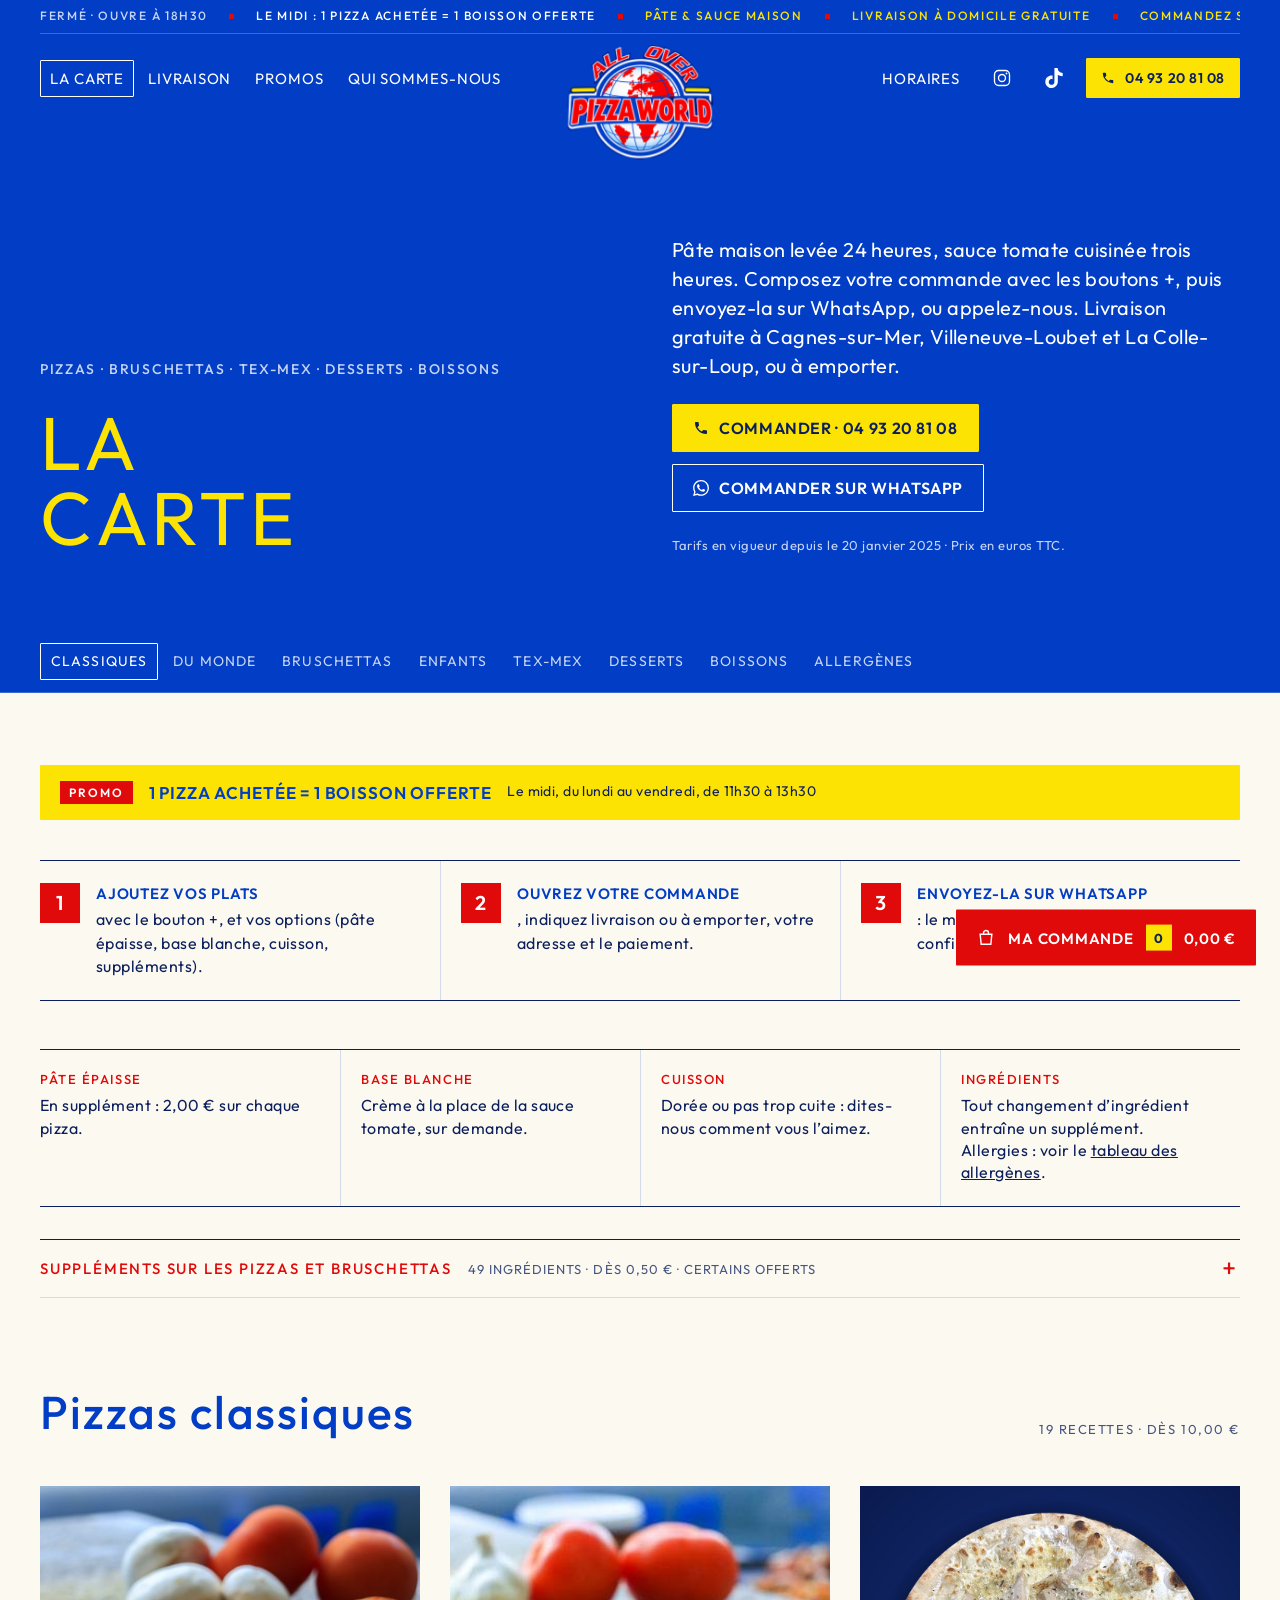
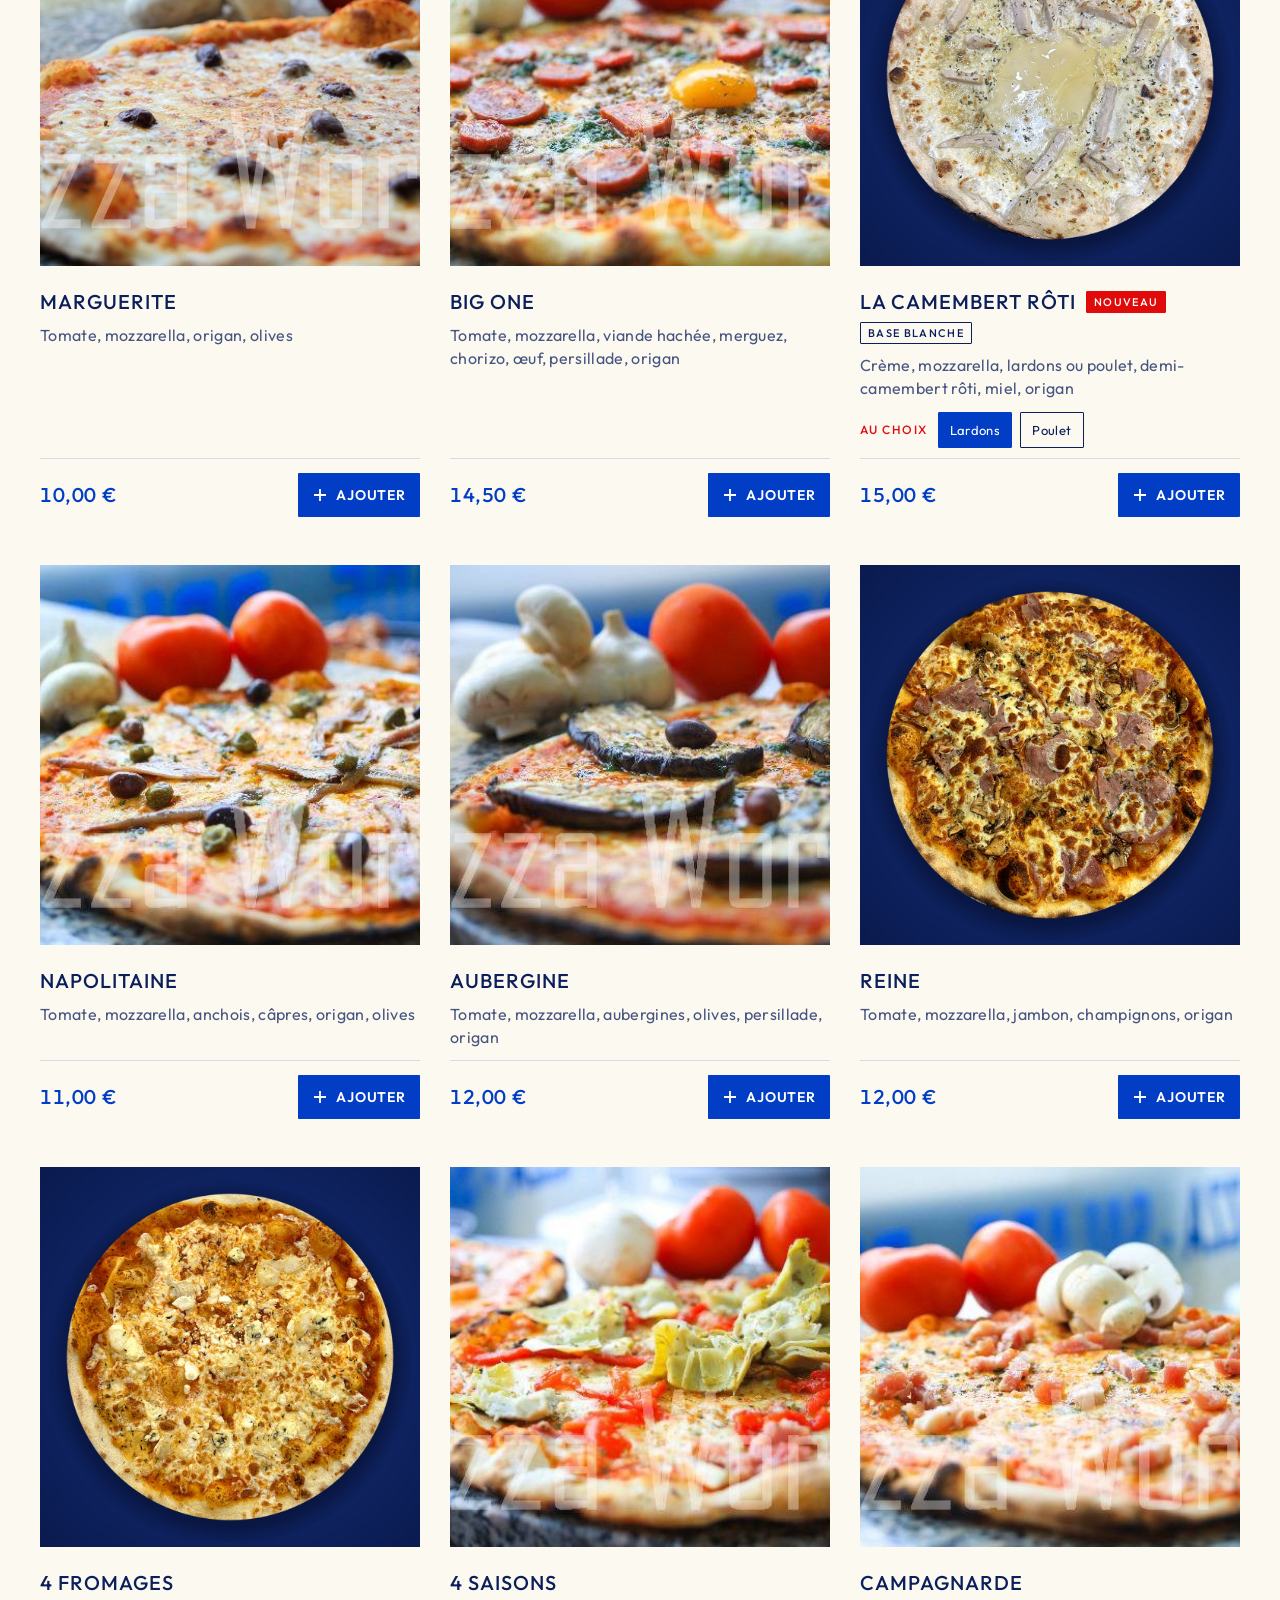
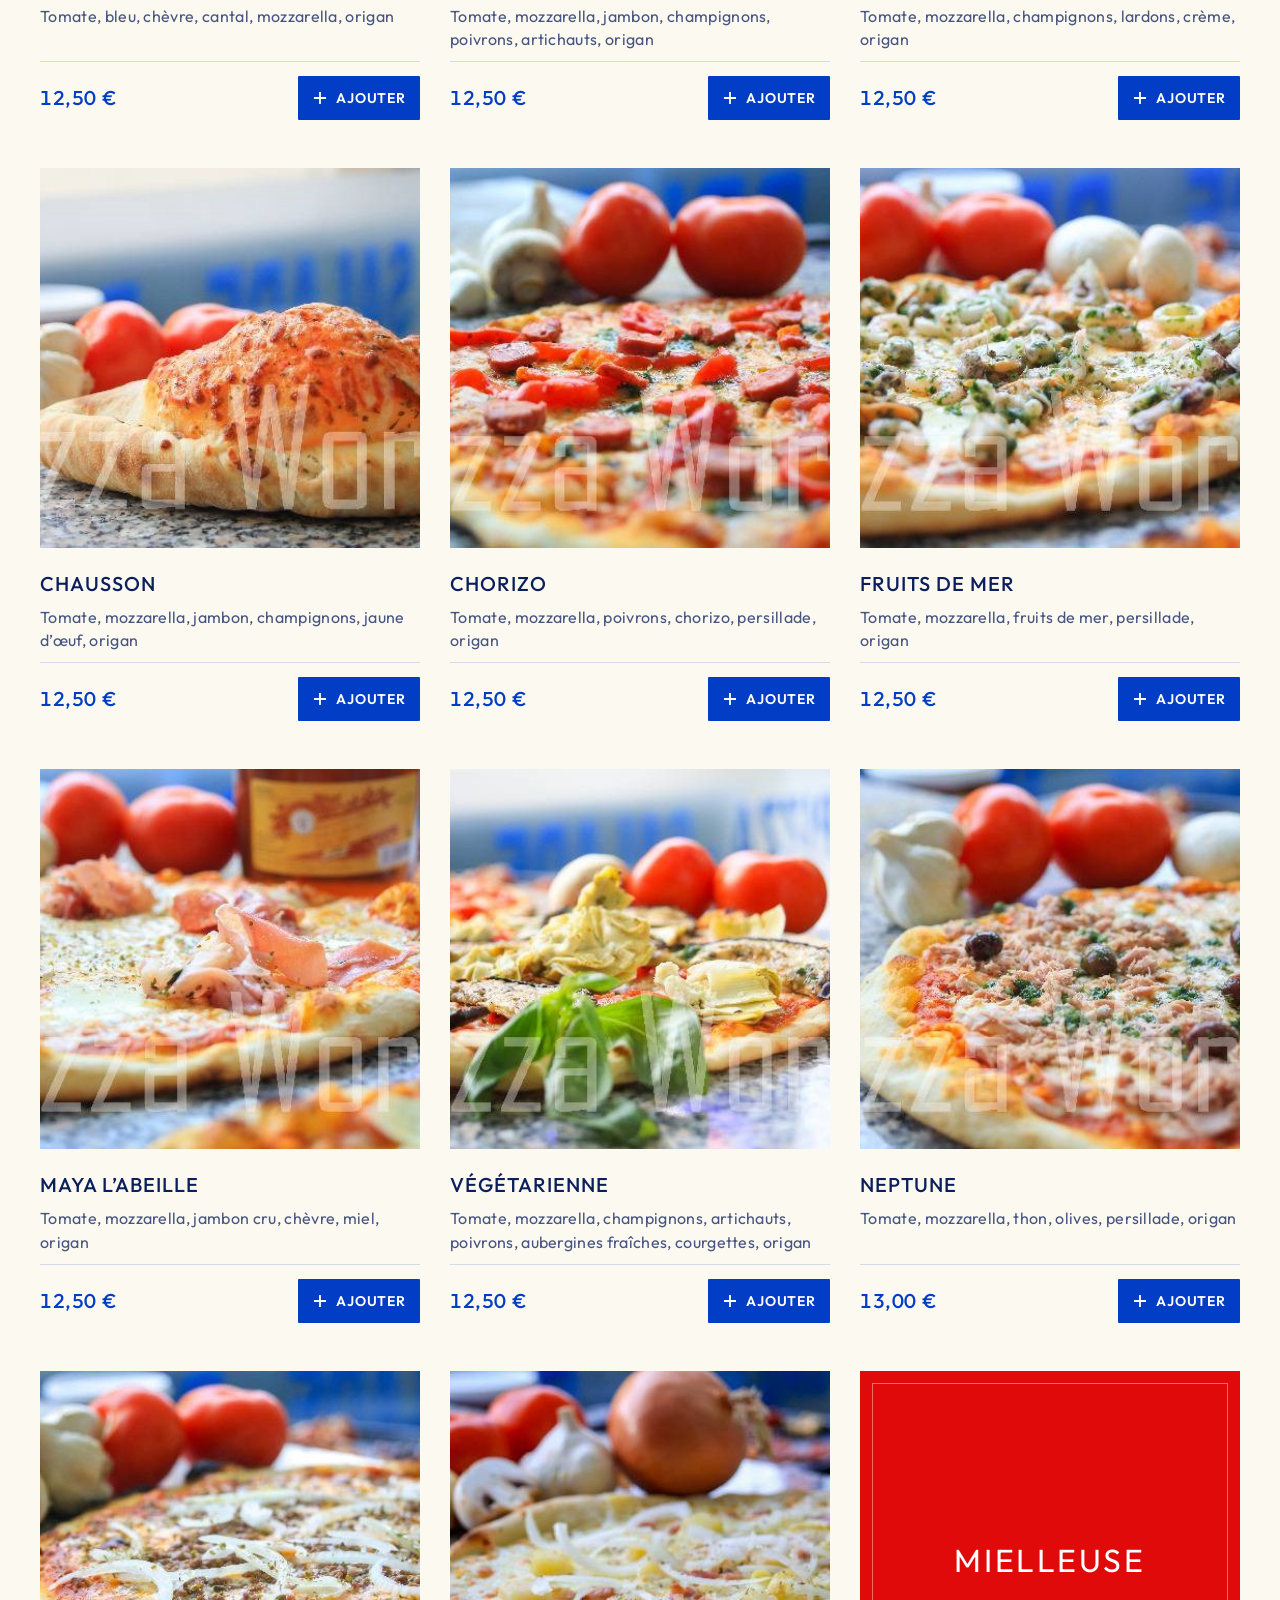
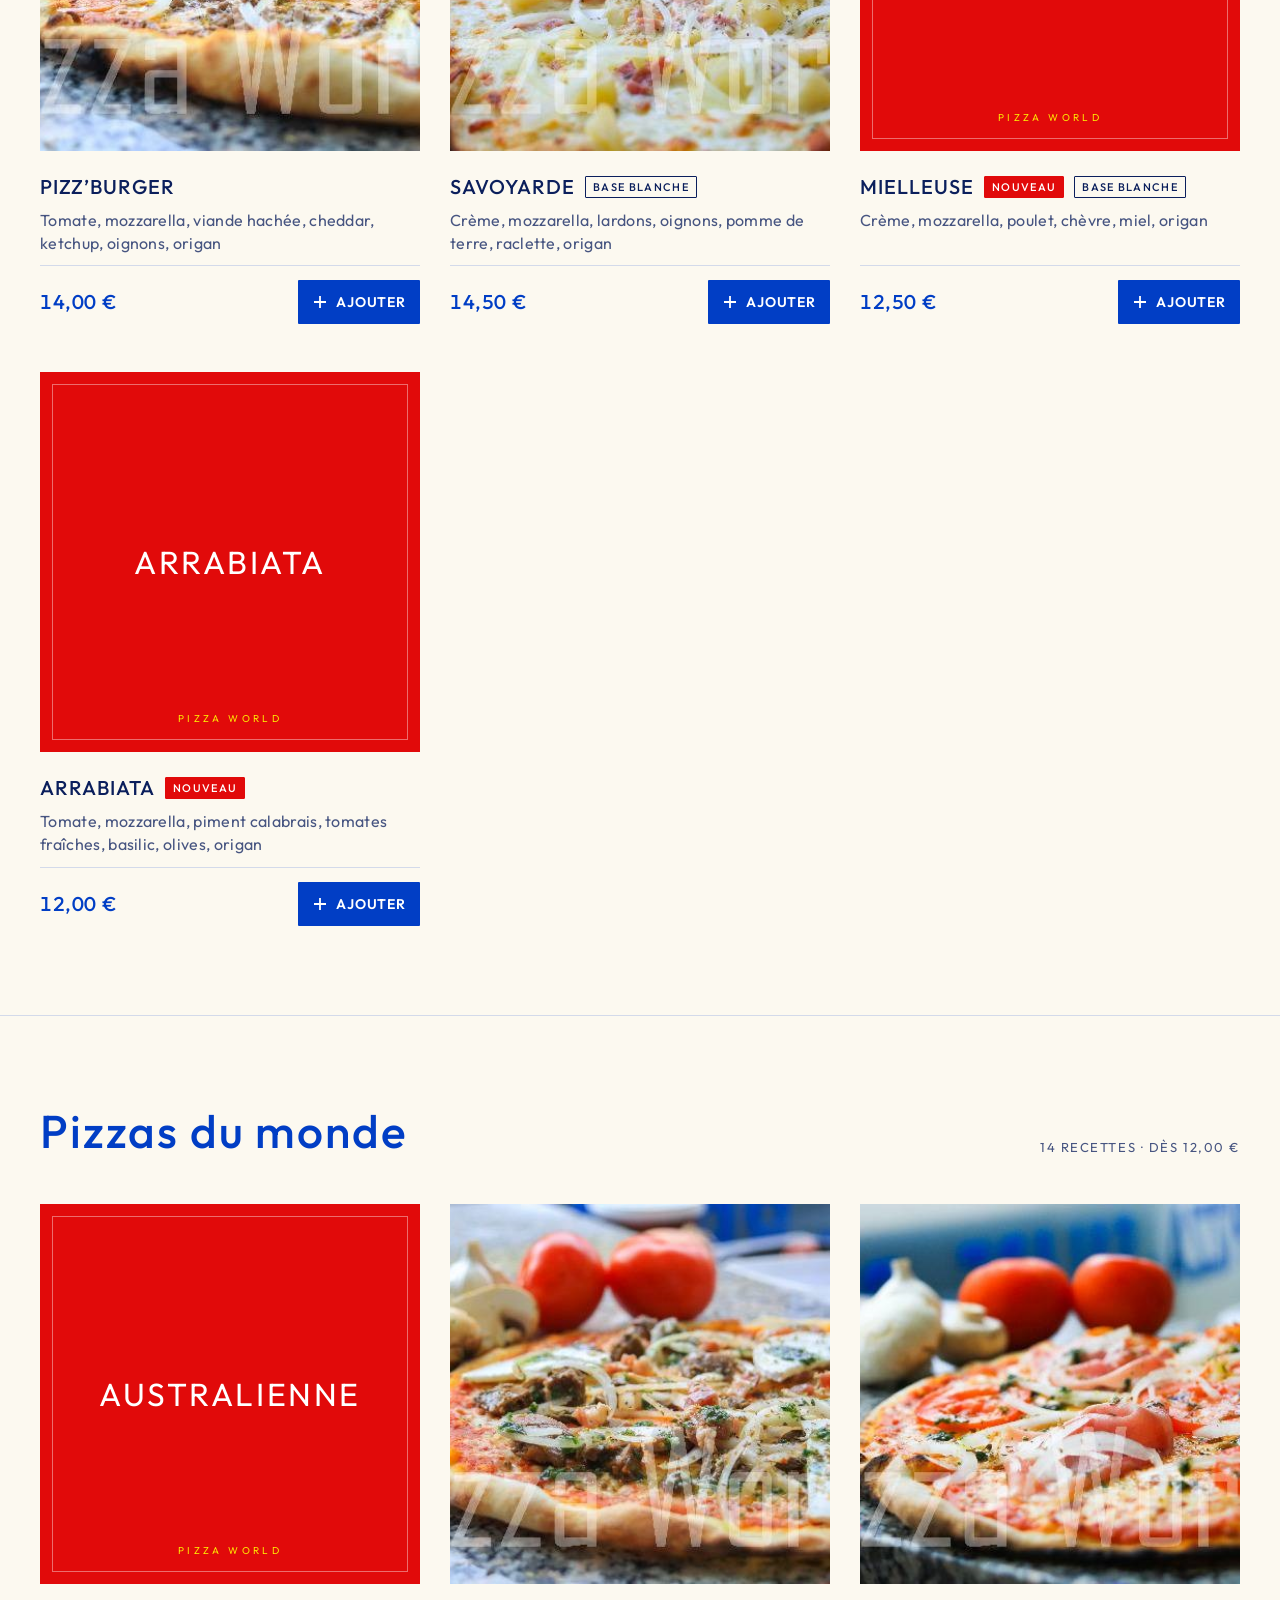
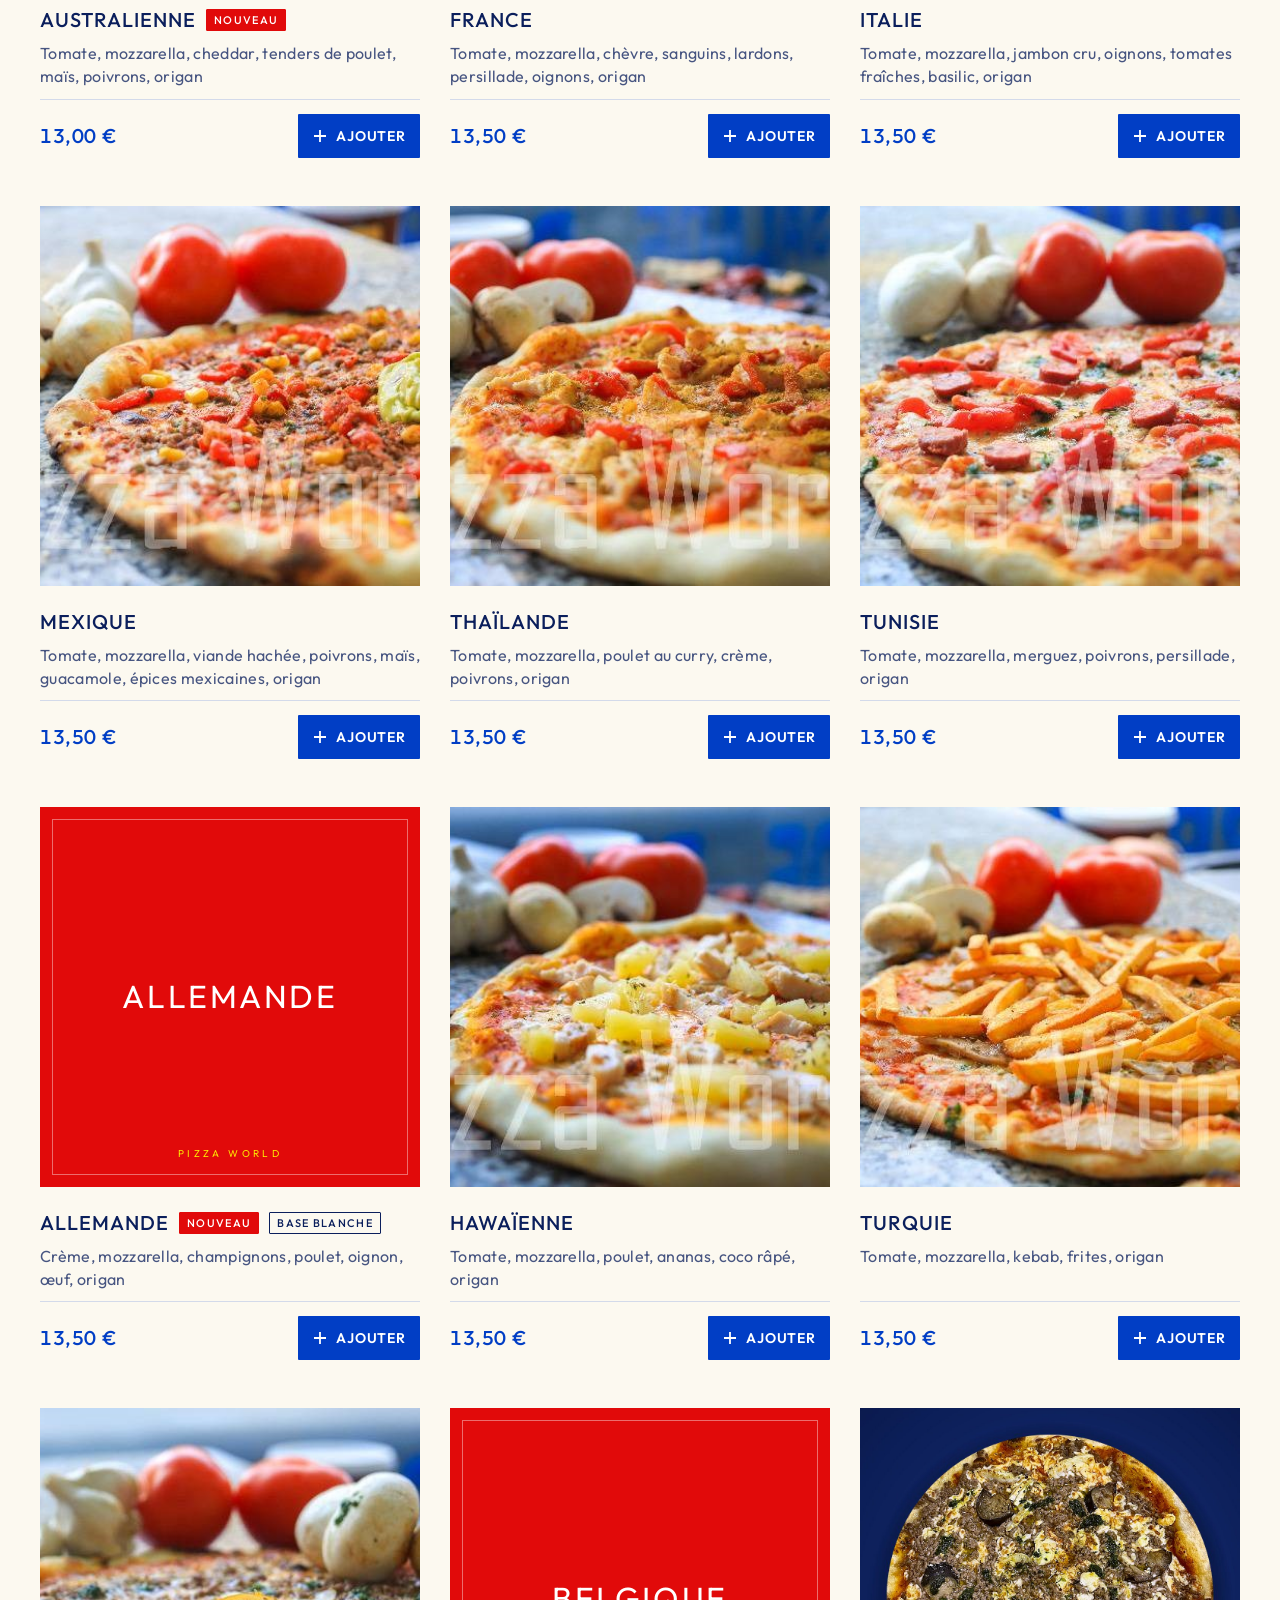
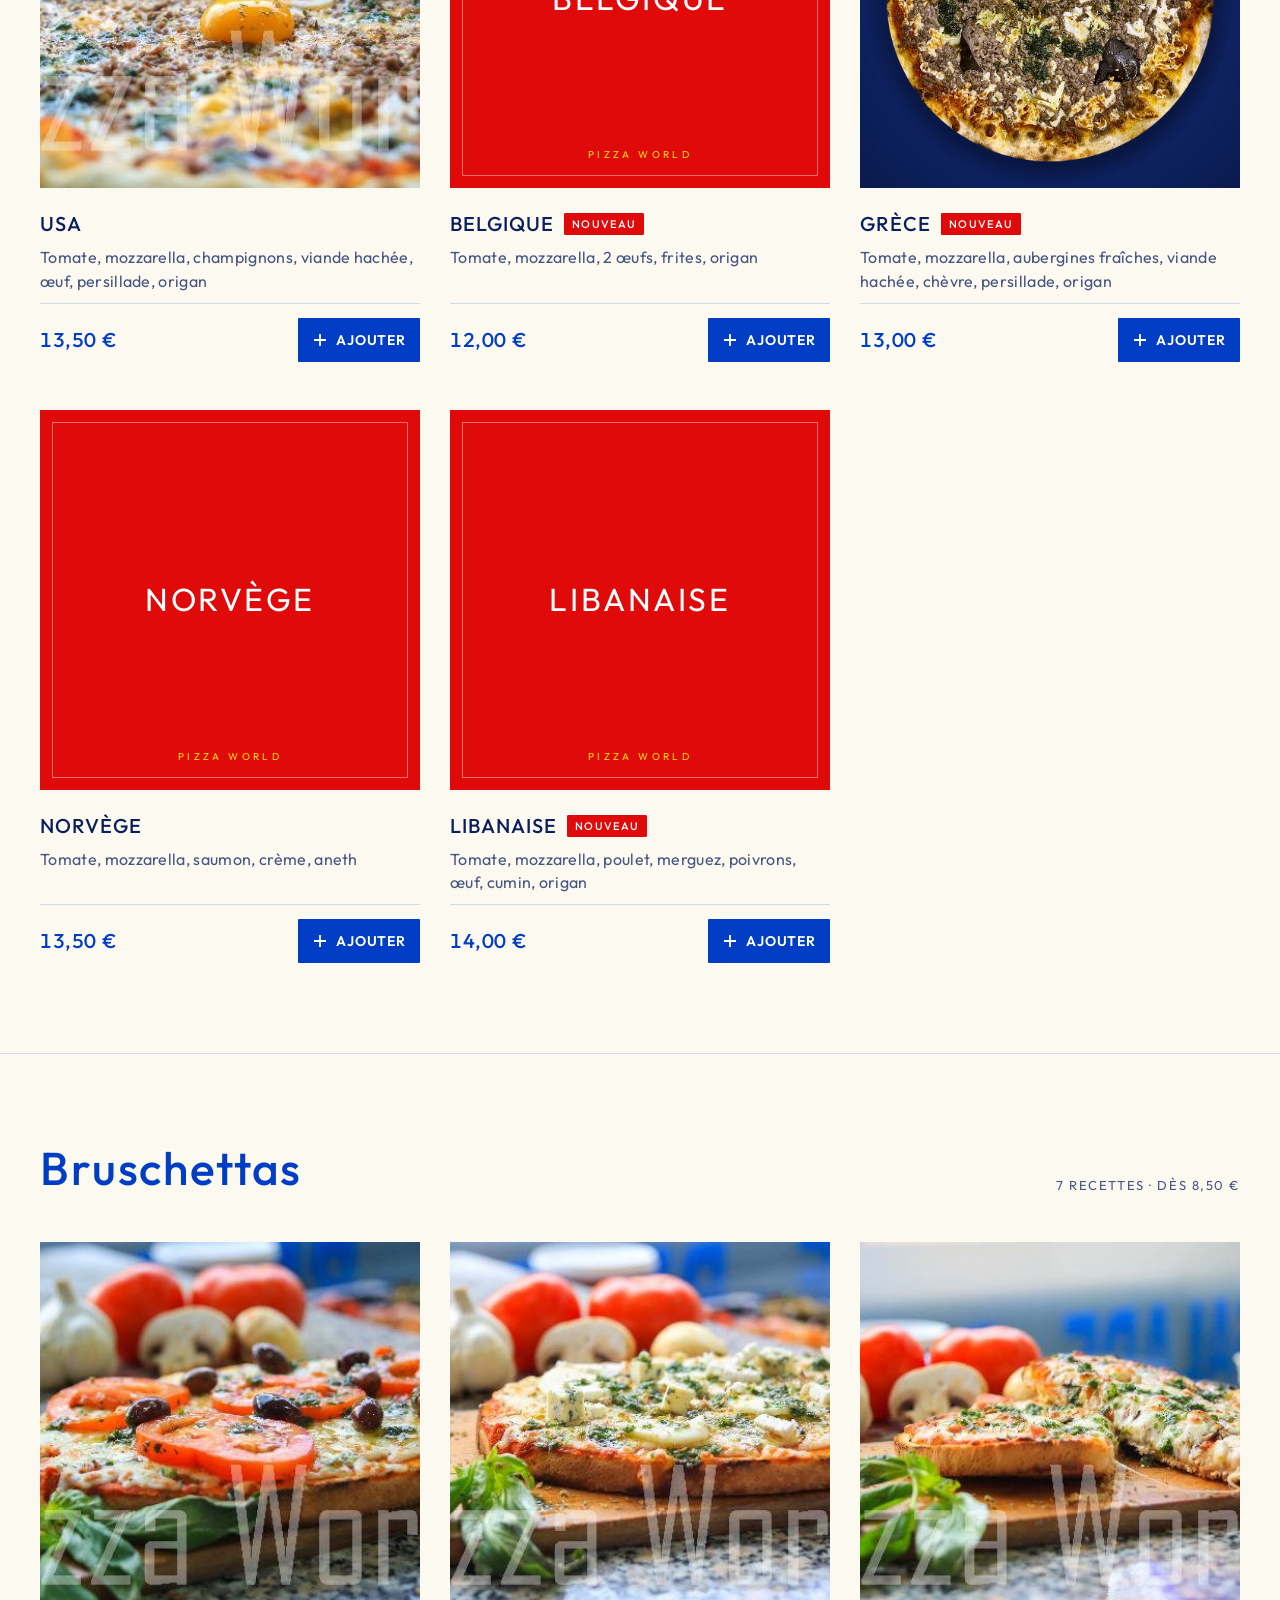
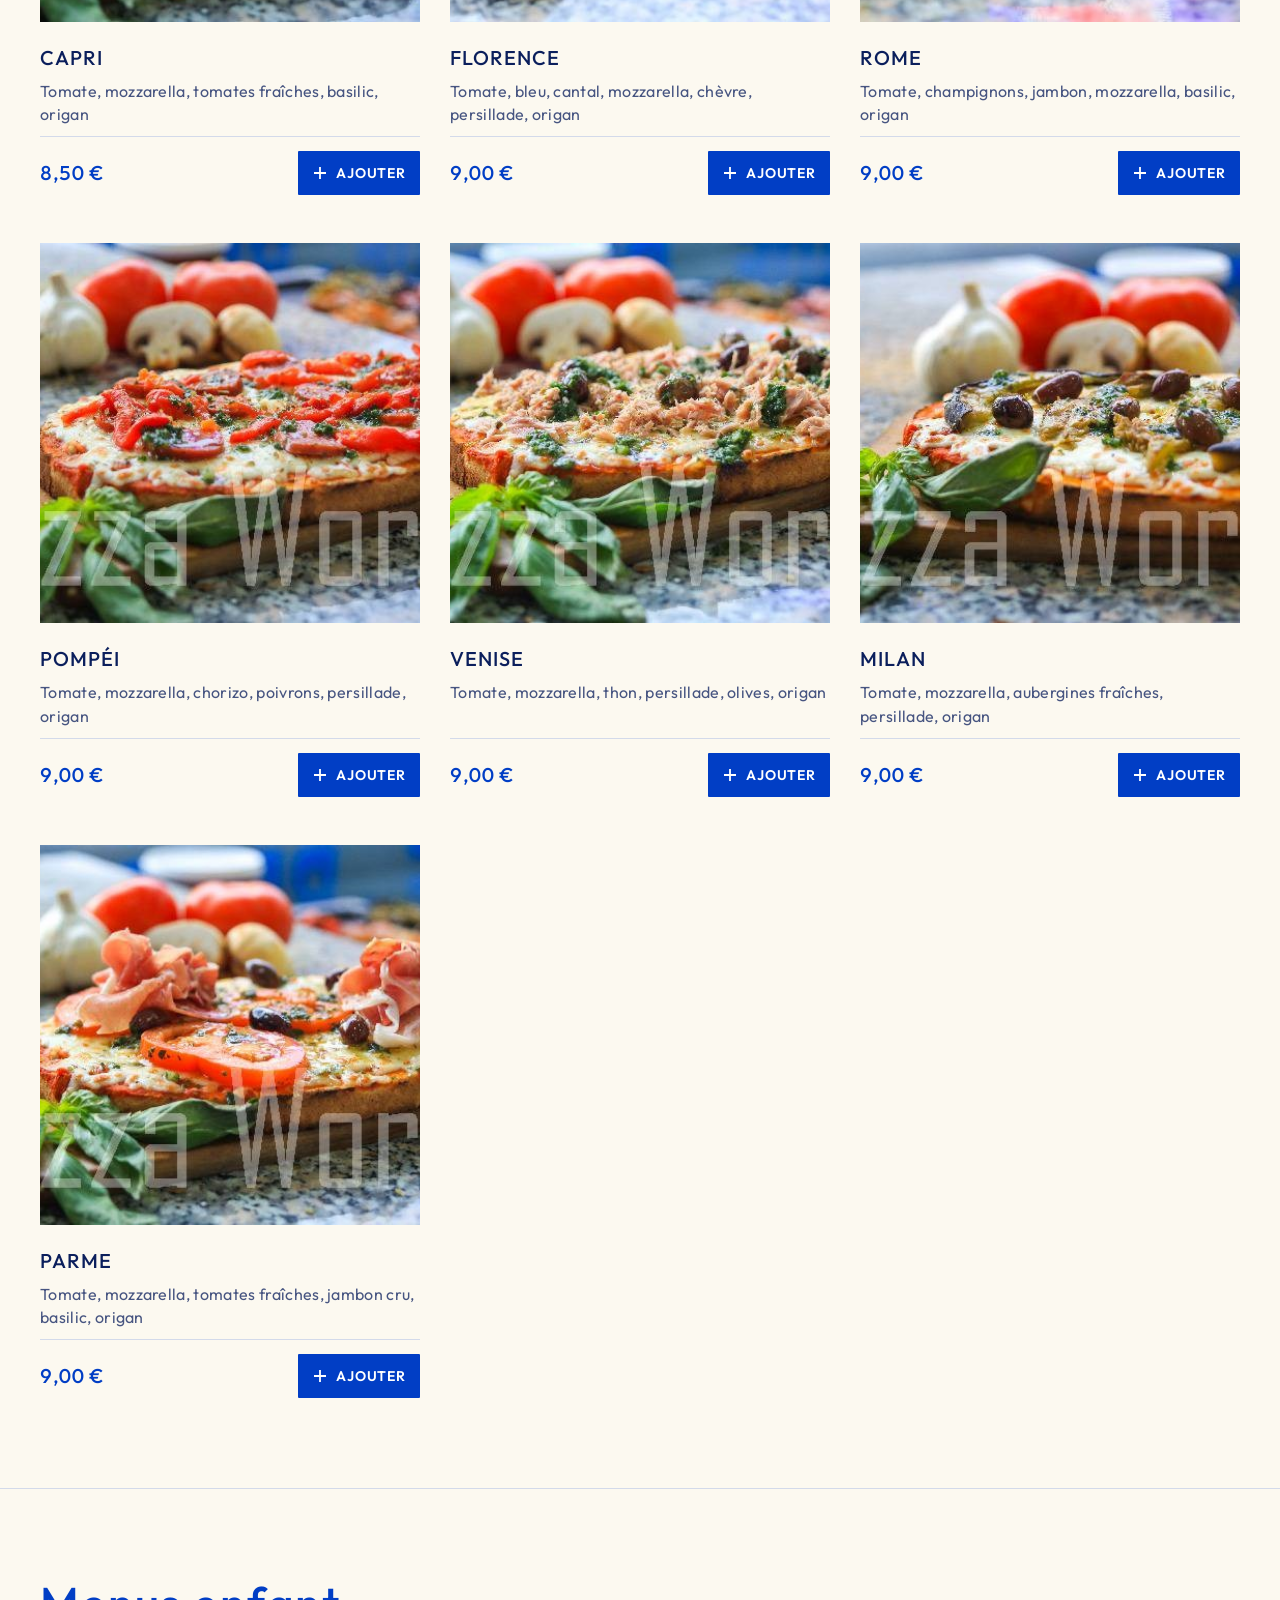
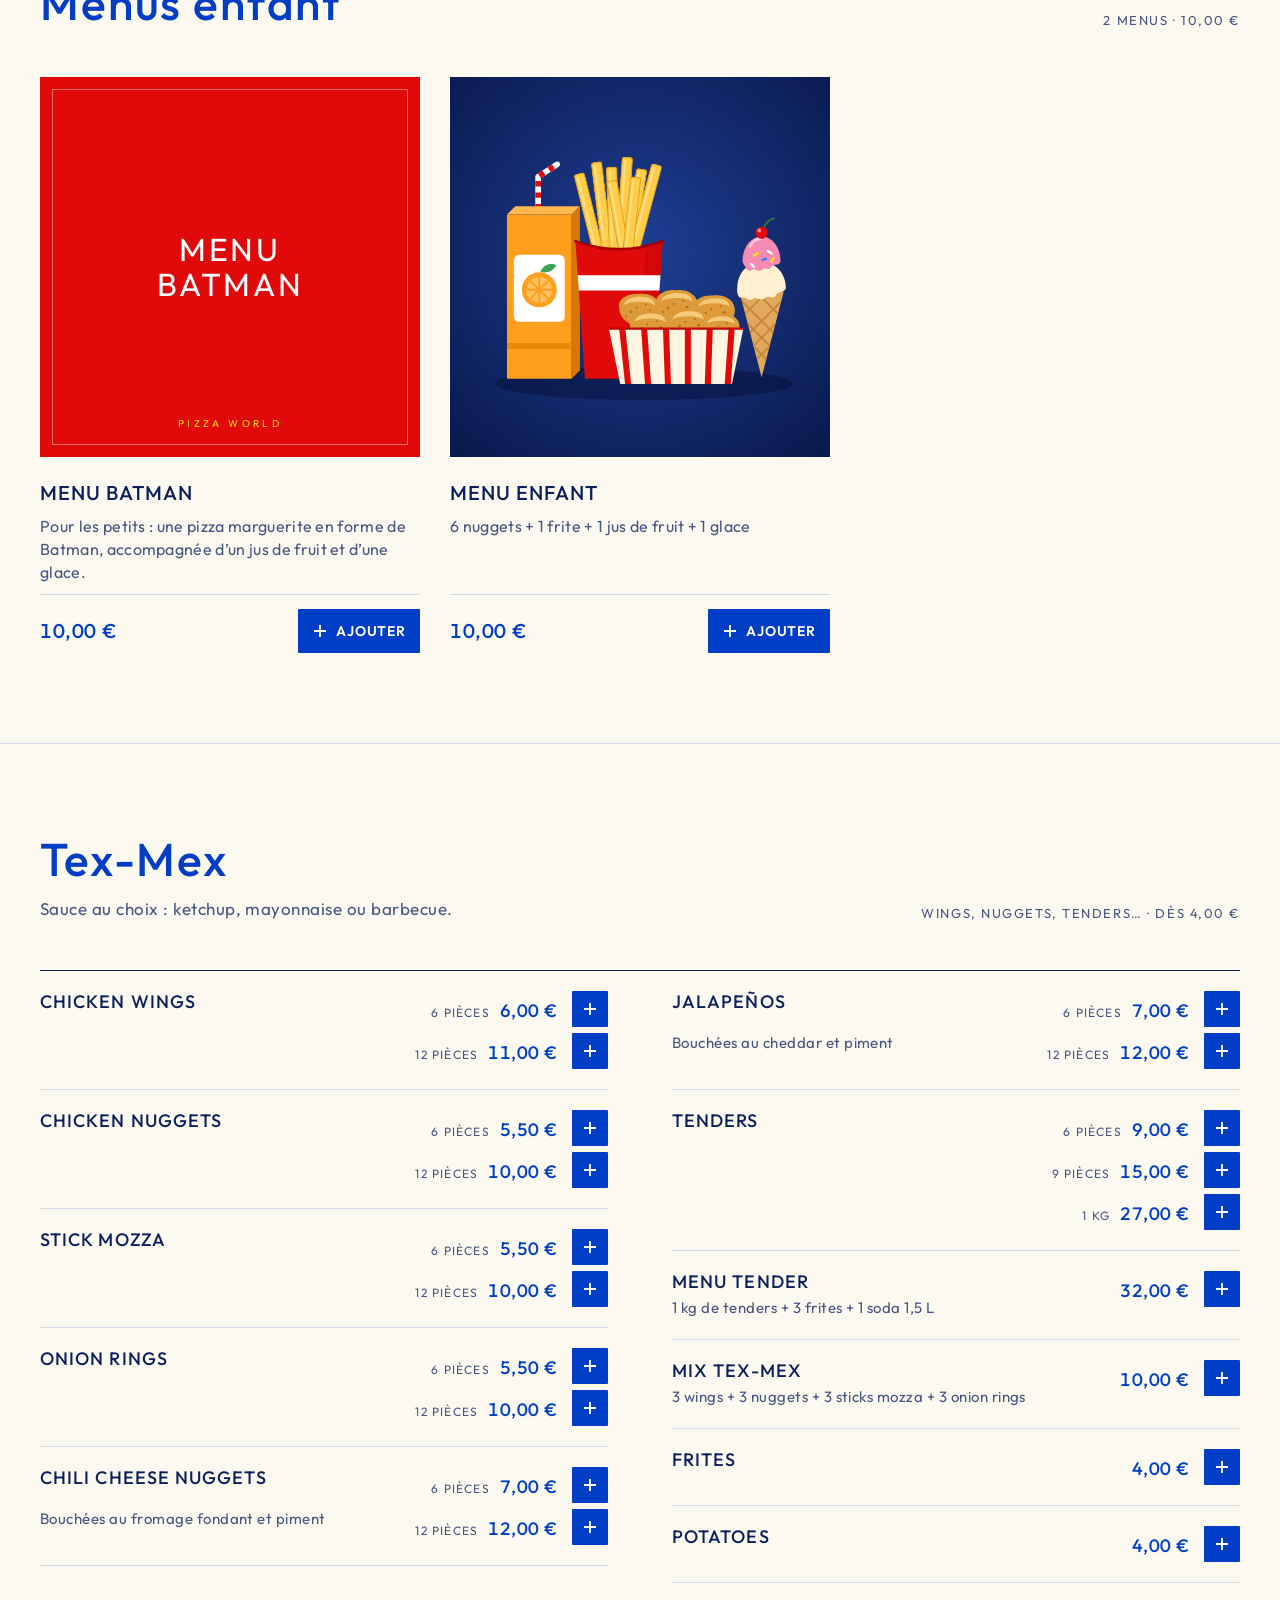
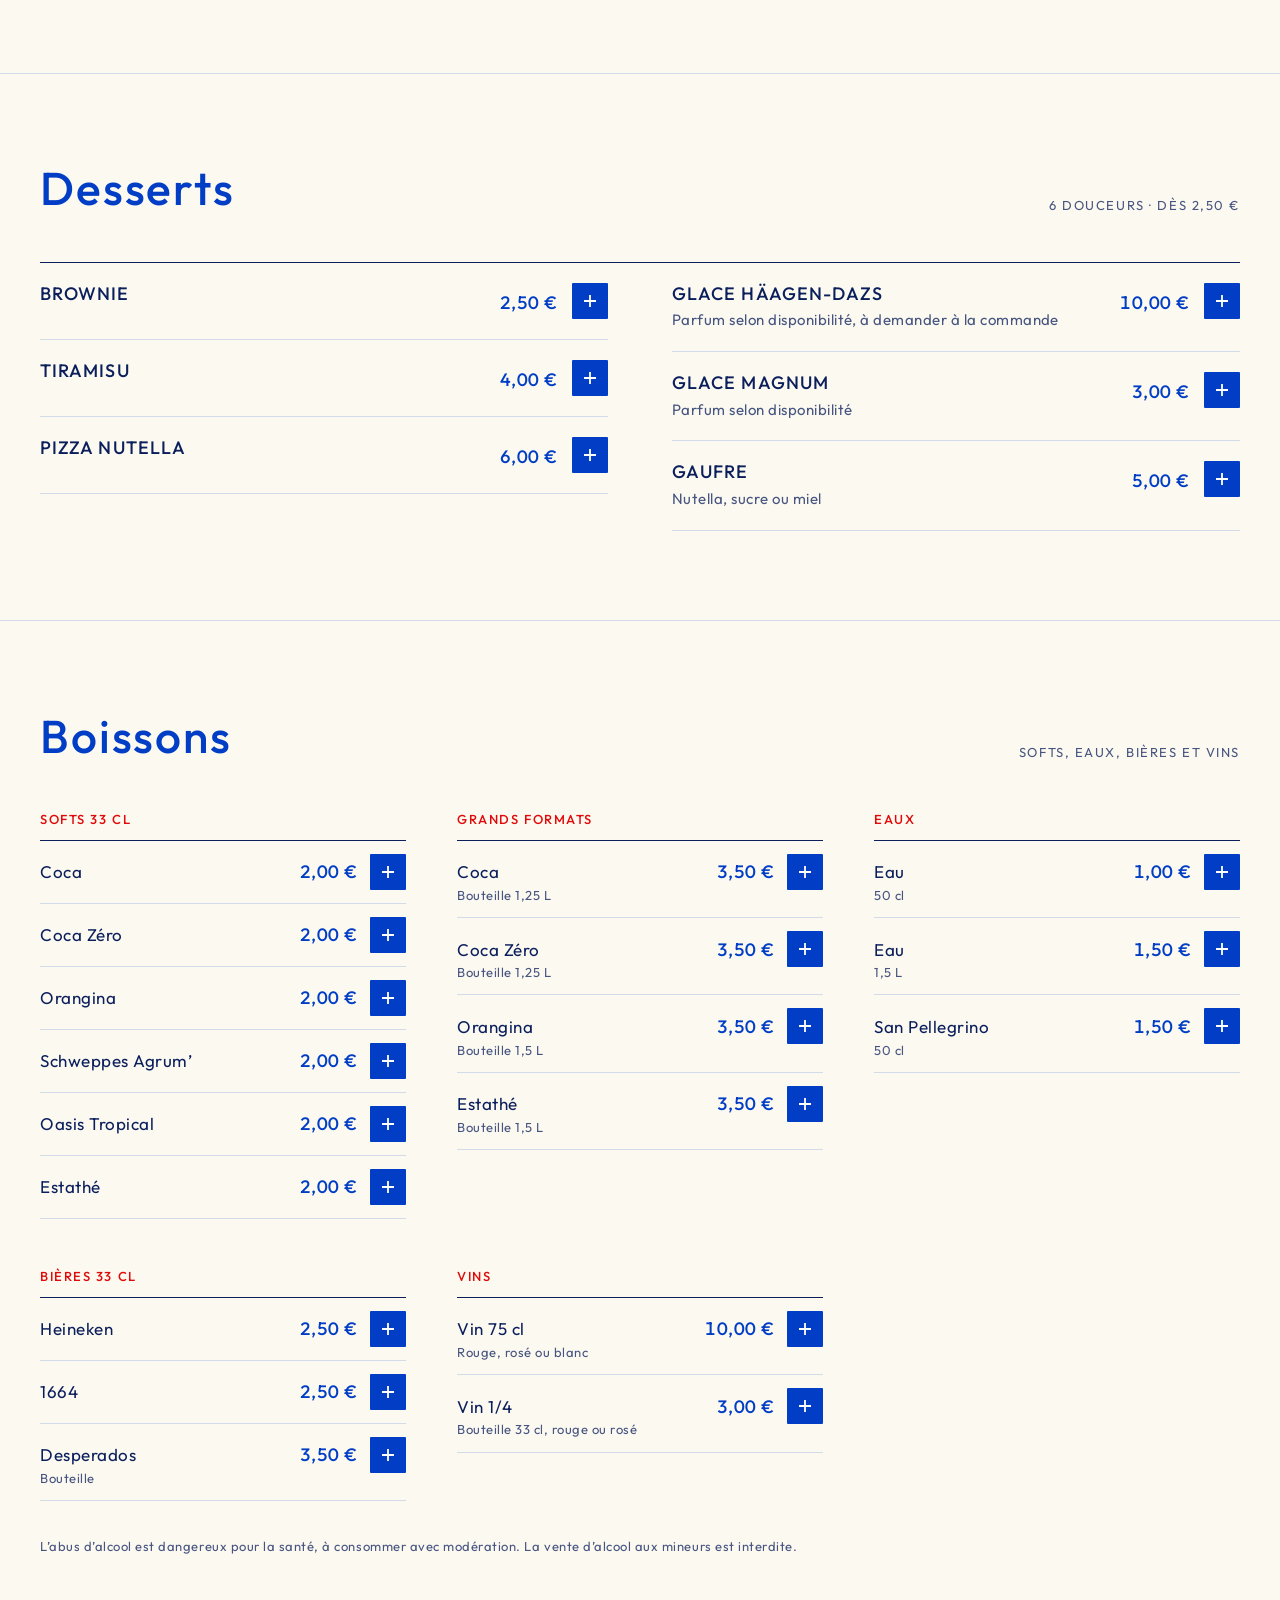
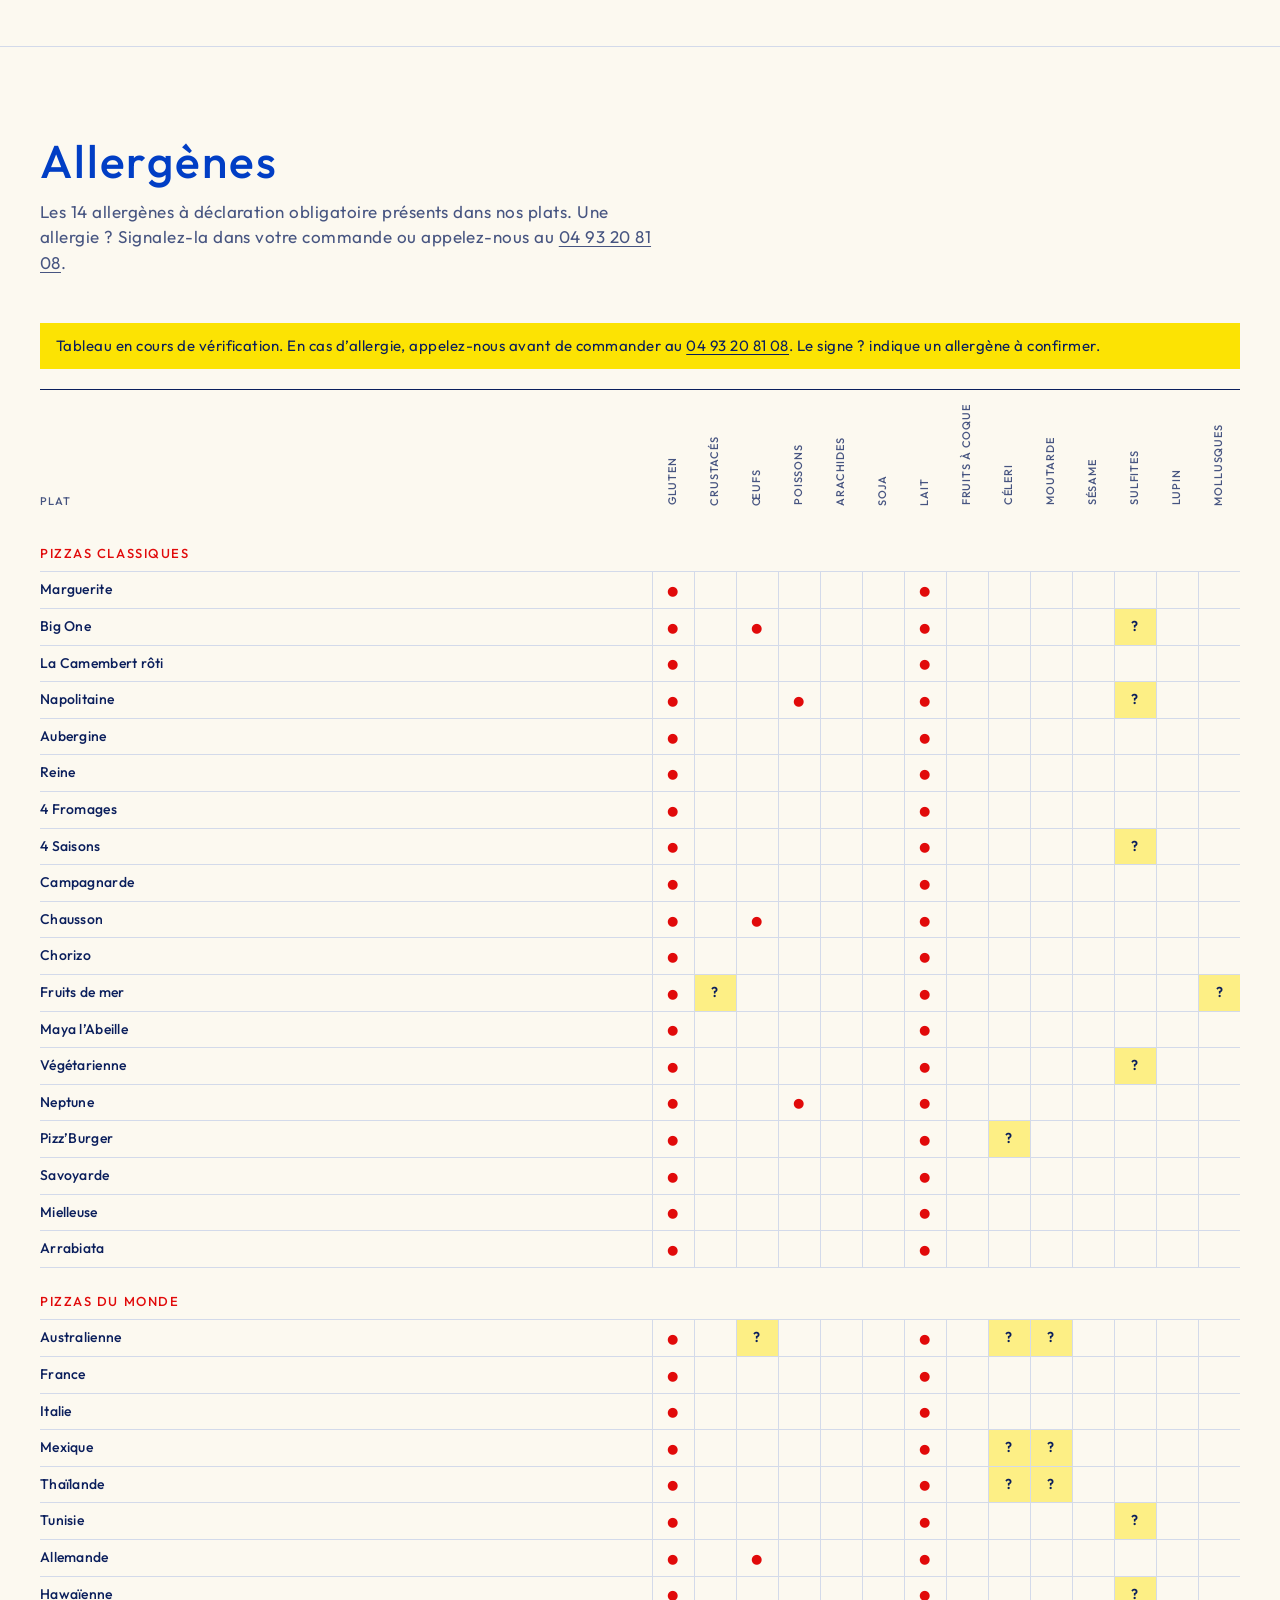
<file: galerie/index.html>
<!doctype html>
<html lang="fr">
<head>
<meta charset="utf-8">
<title>Page d&eacute;plac&eacute;e &middot; Pizza World Cagnes-sur-Mer</title>
<meta name="robots" content="noindex">
<link rel="canonical" href="https://cagnes.pizzaworld.fr/carte.html">
<meta http-equiv="refresh" content="0; url=/carte.html">
<script>location.replace("/carte.html");</script>
</head>
<body><p>Cette page a d&eacute;m&eacute;nag&eacute; : <a href="/carte.html">continuer</a>.</p></body>
</html>
</file>
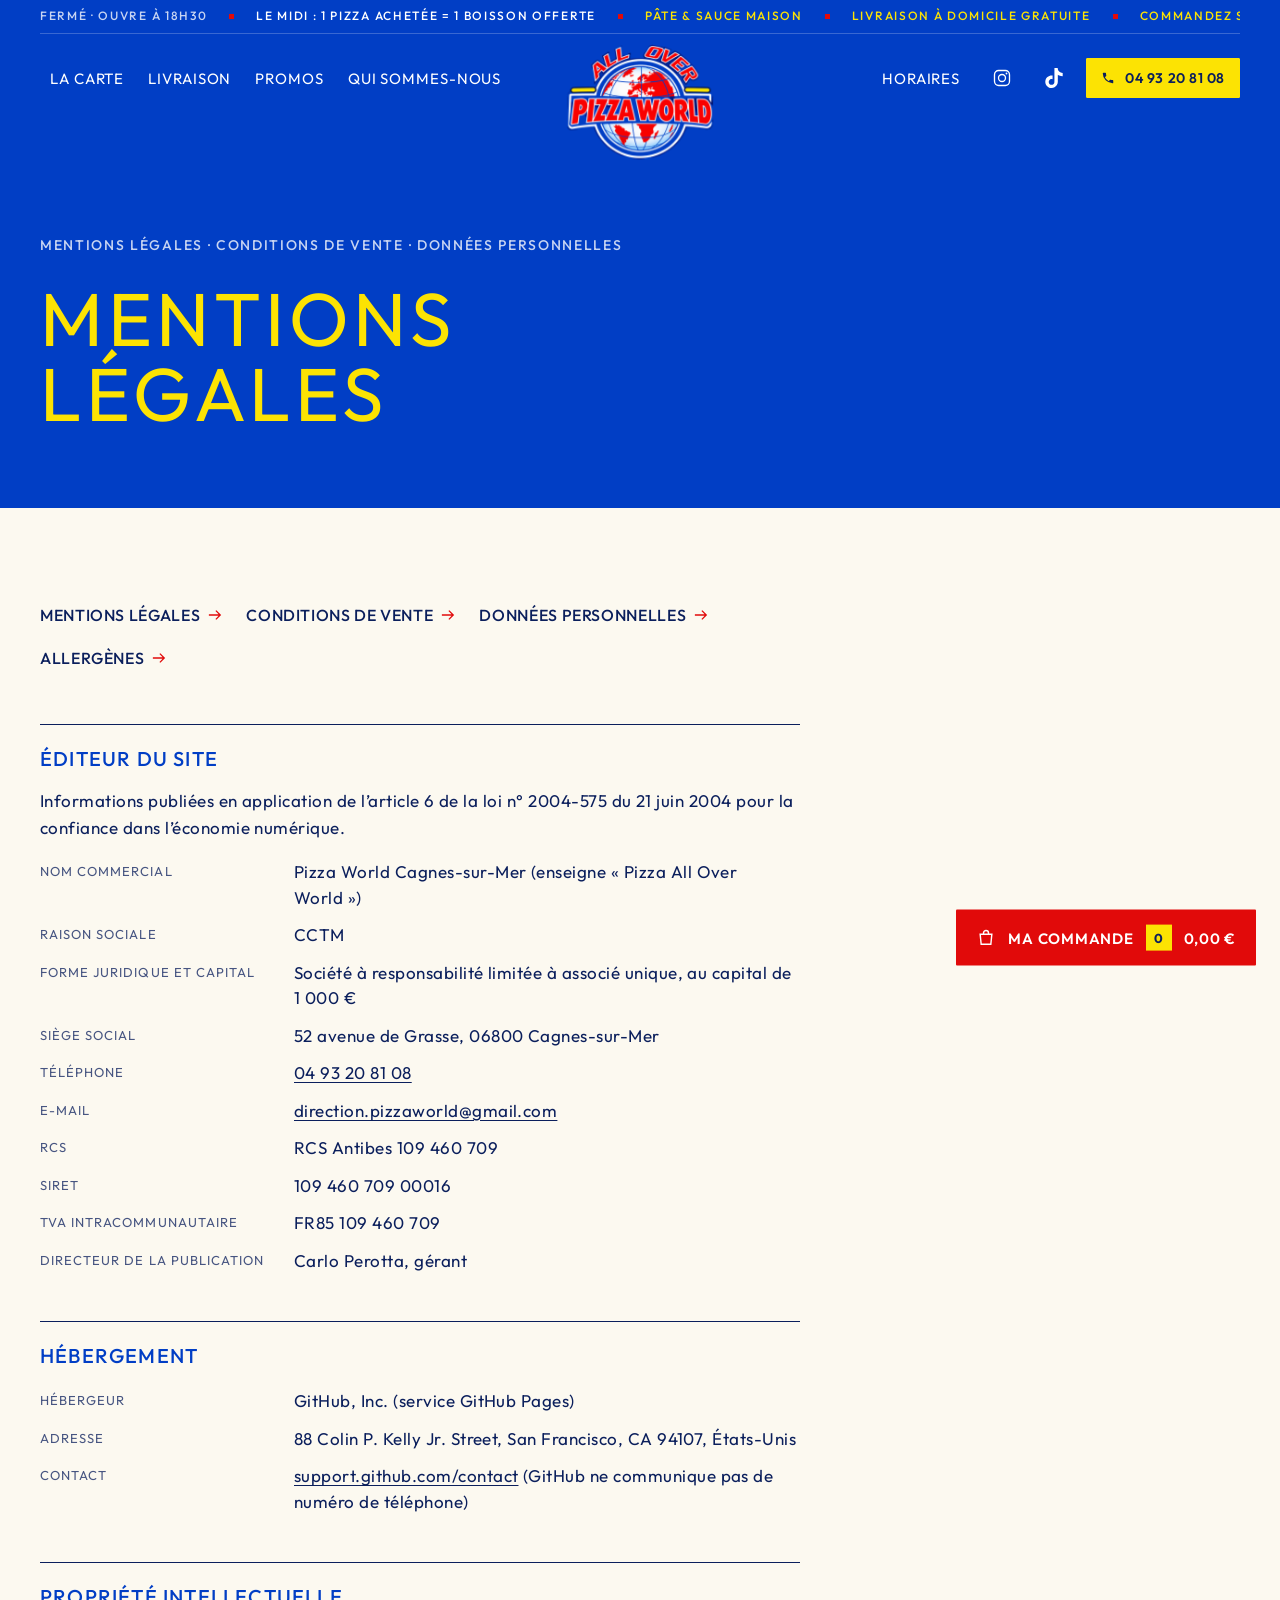
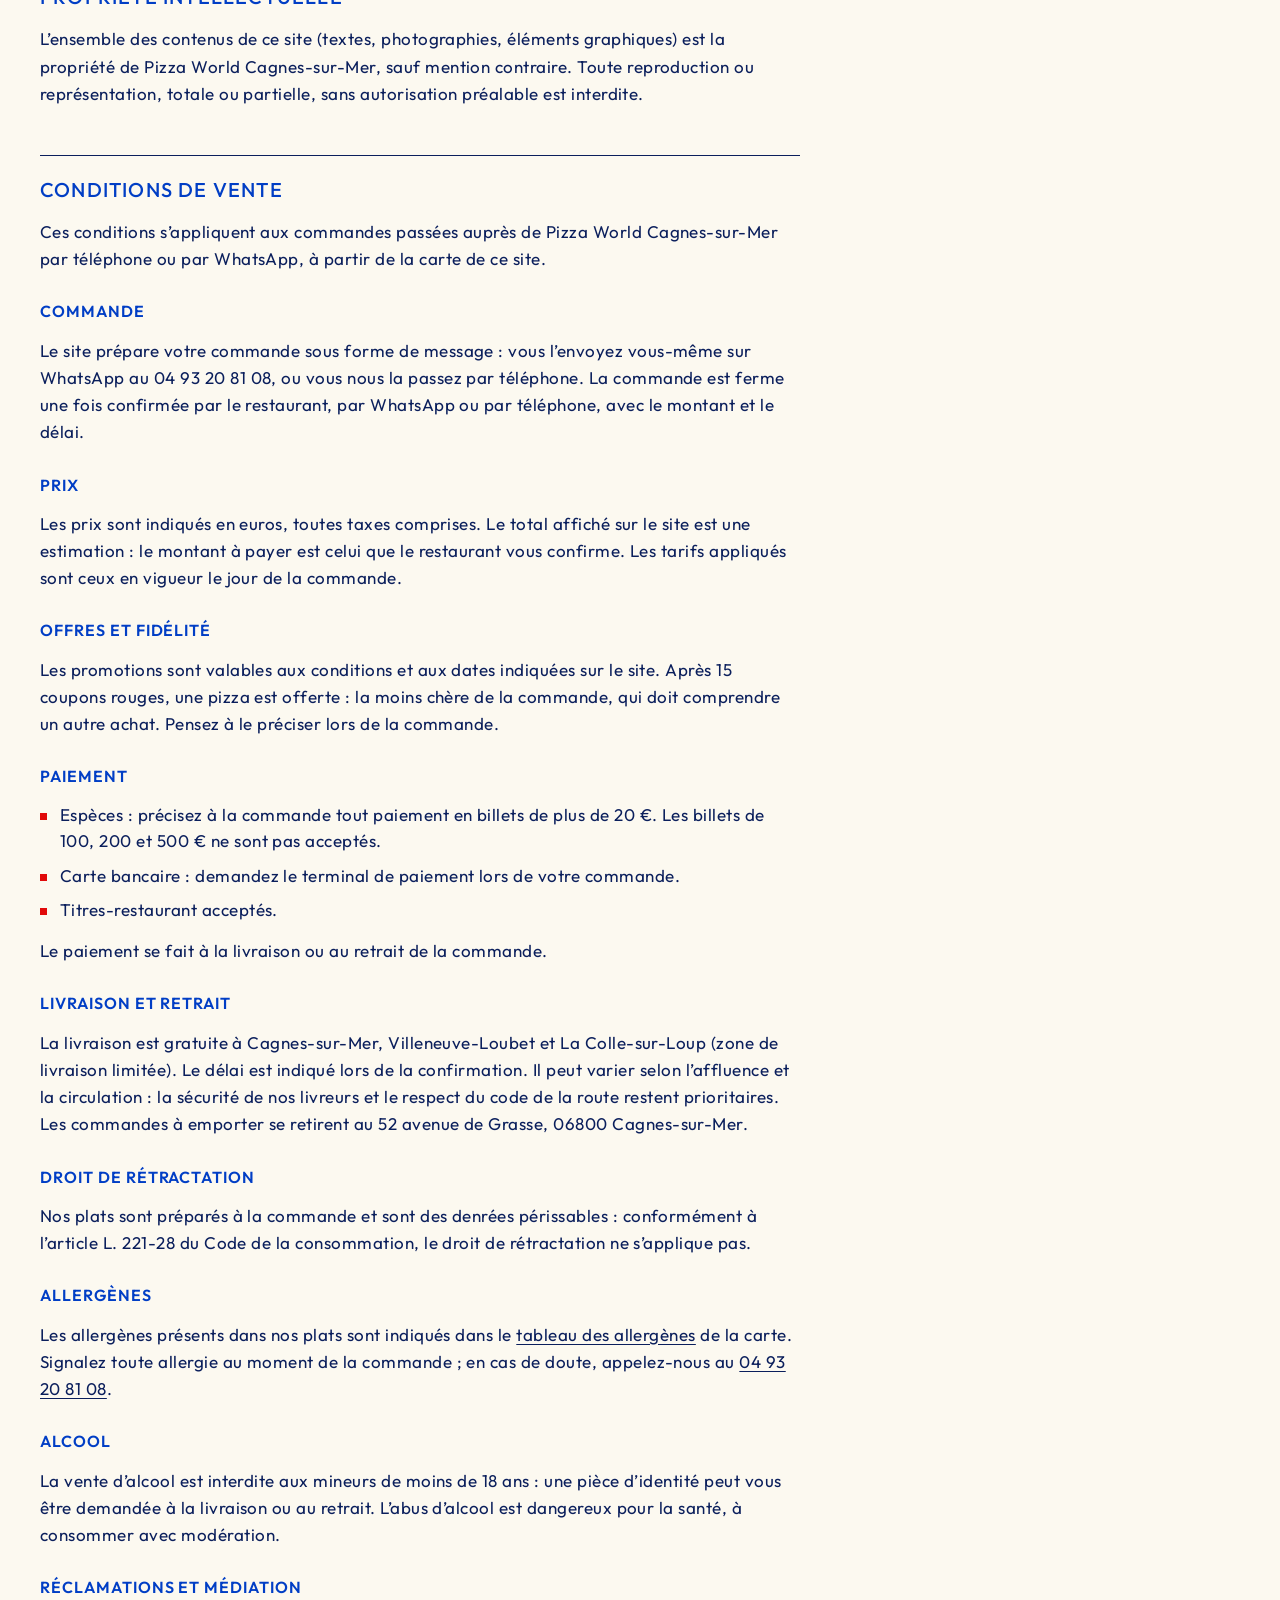
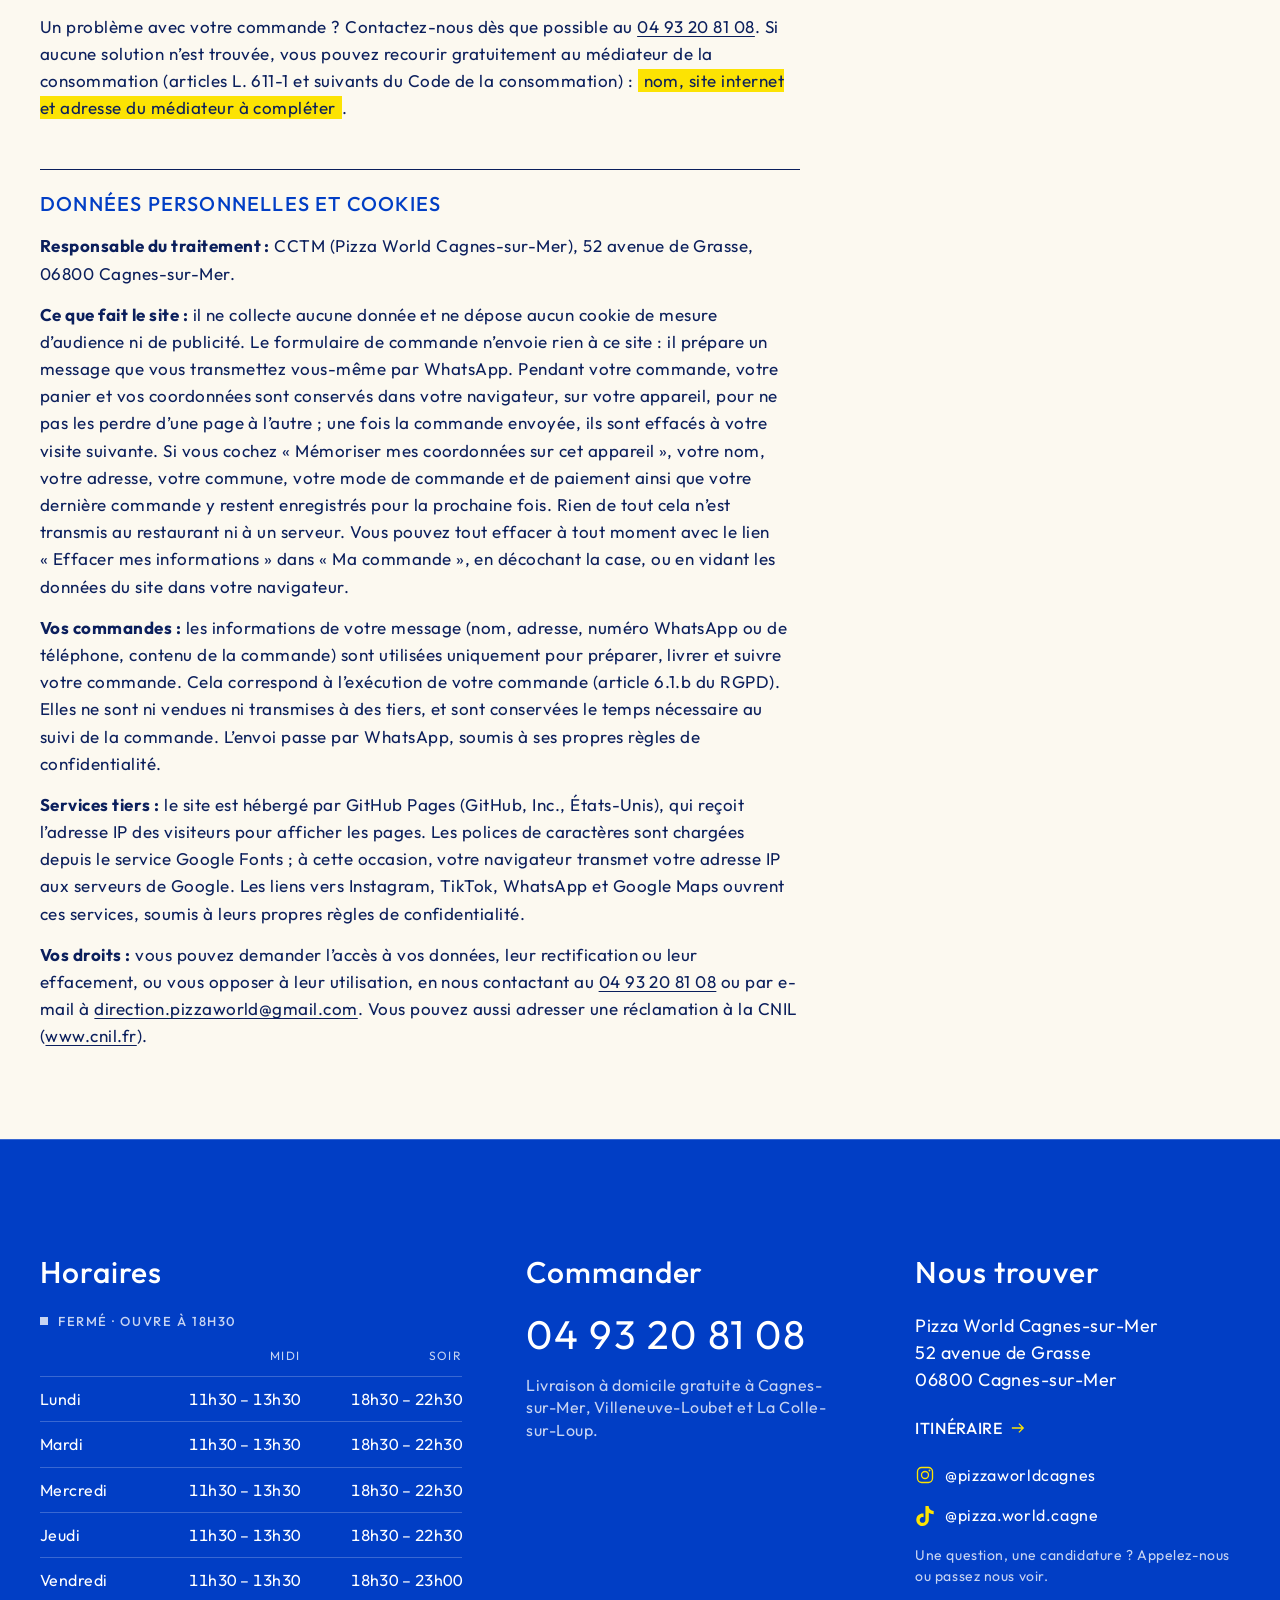
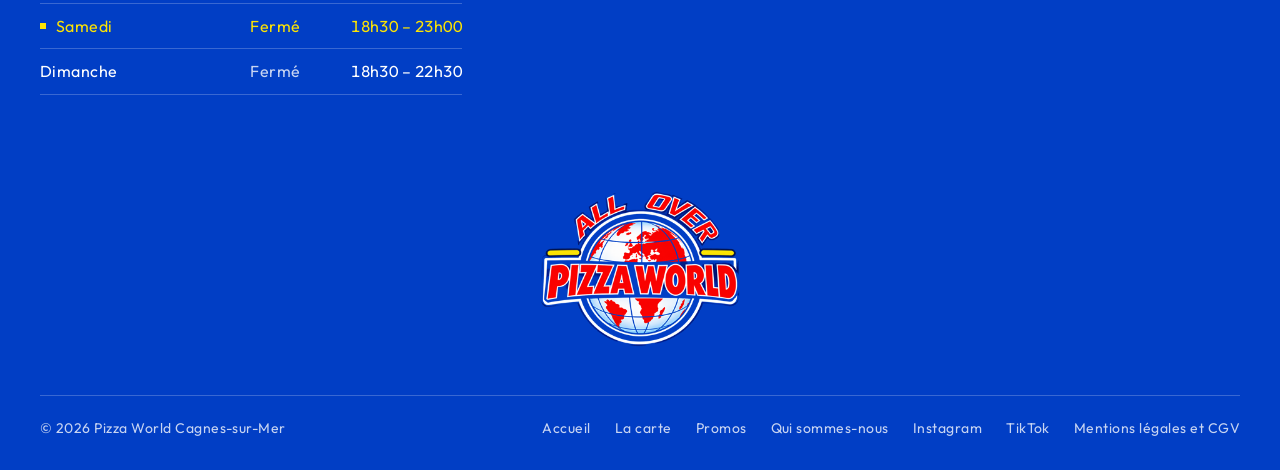
<file: mentions-legales/index.html>
<!doctype html>
<html lang="fr">
<head>
<meta charset="utf-8">
<title>Page d&eacute;plac&eacute;e &middot; Pizza World Cagnes-sur-Mer</title>
<meta name="robots" content="noindex">
<link rel="canonical" href="https://cagnes.pizzaworld.fr/mentions-legales.html">
<meta http-equiv="refresh" content="0; url=/mentions-legales.html">
<script>location.replace("/mentions-legales.html");</script>
</head>
<body><p>Cette page a d&eacute;m&eacute;nag&eacute; : <a href="/mentions-legales.html">continuer</a>.</p></body>
</html>
</file>
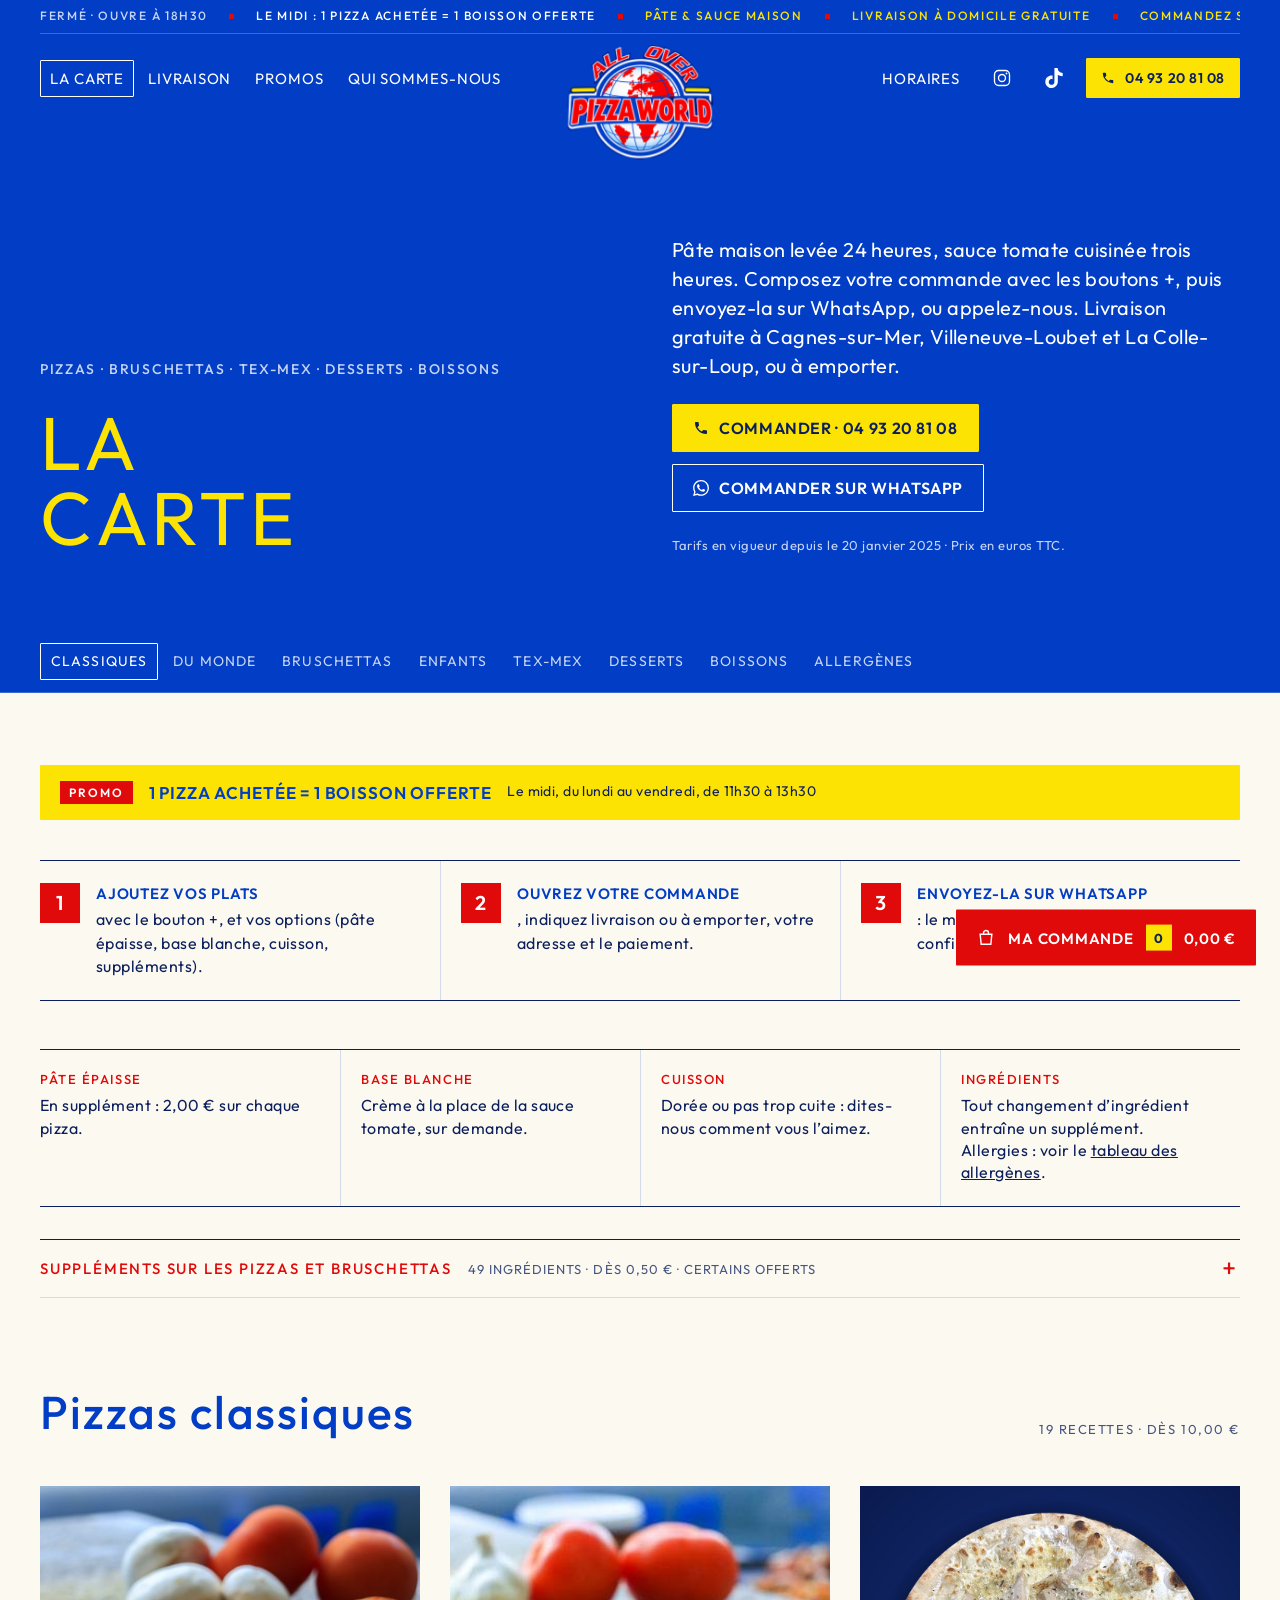
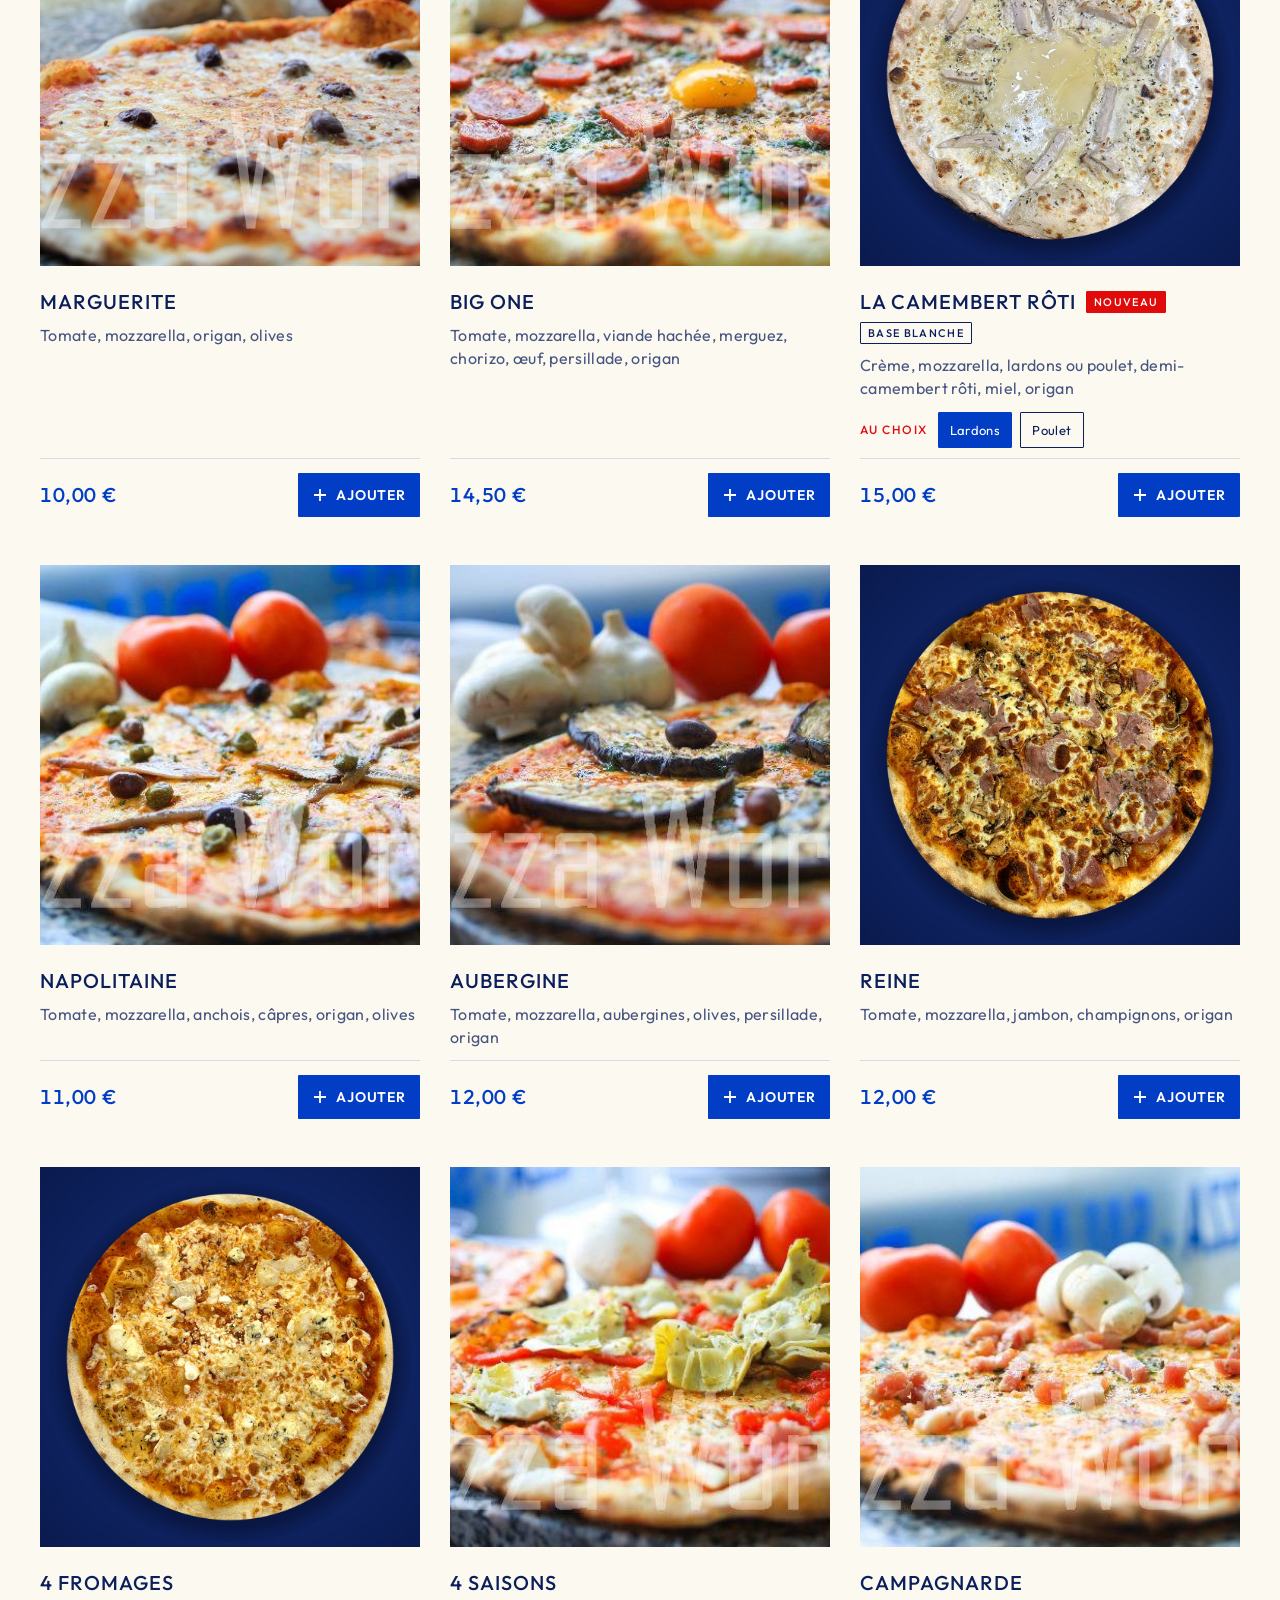
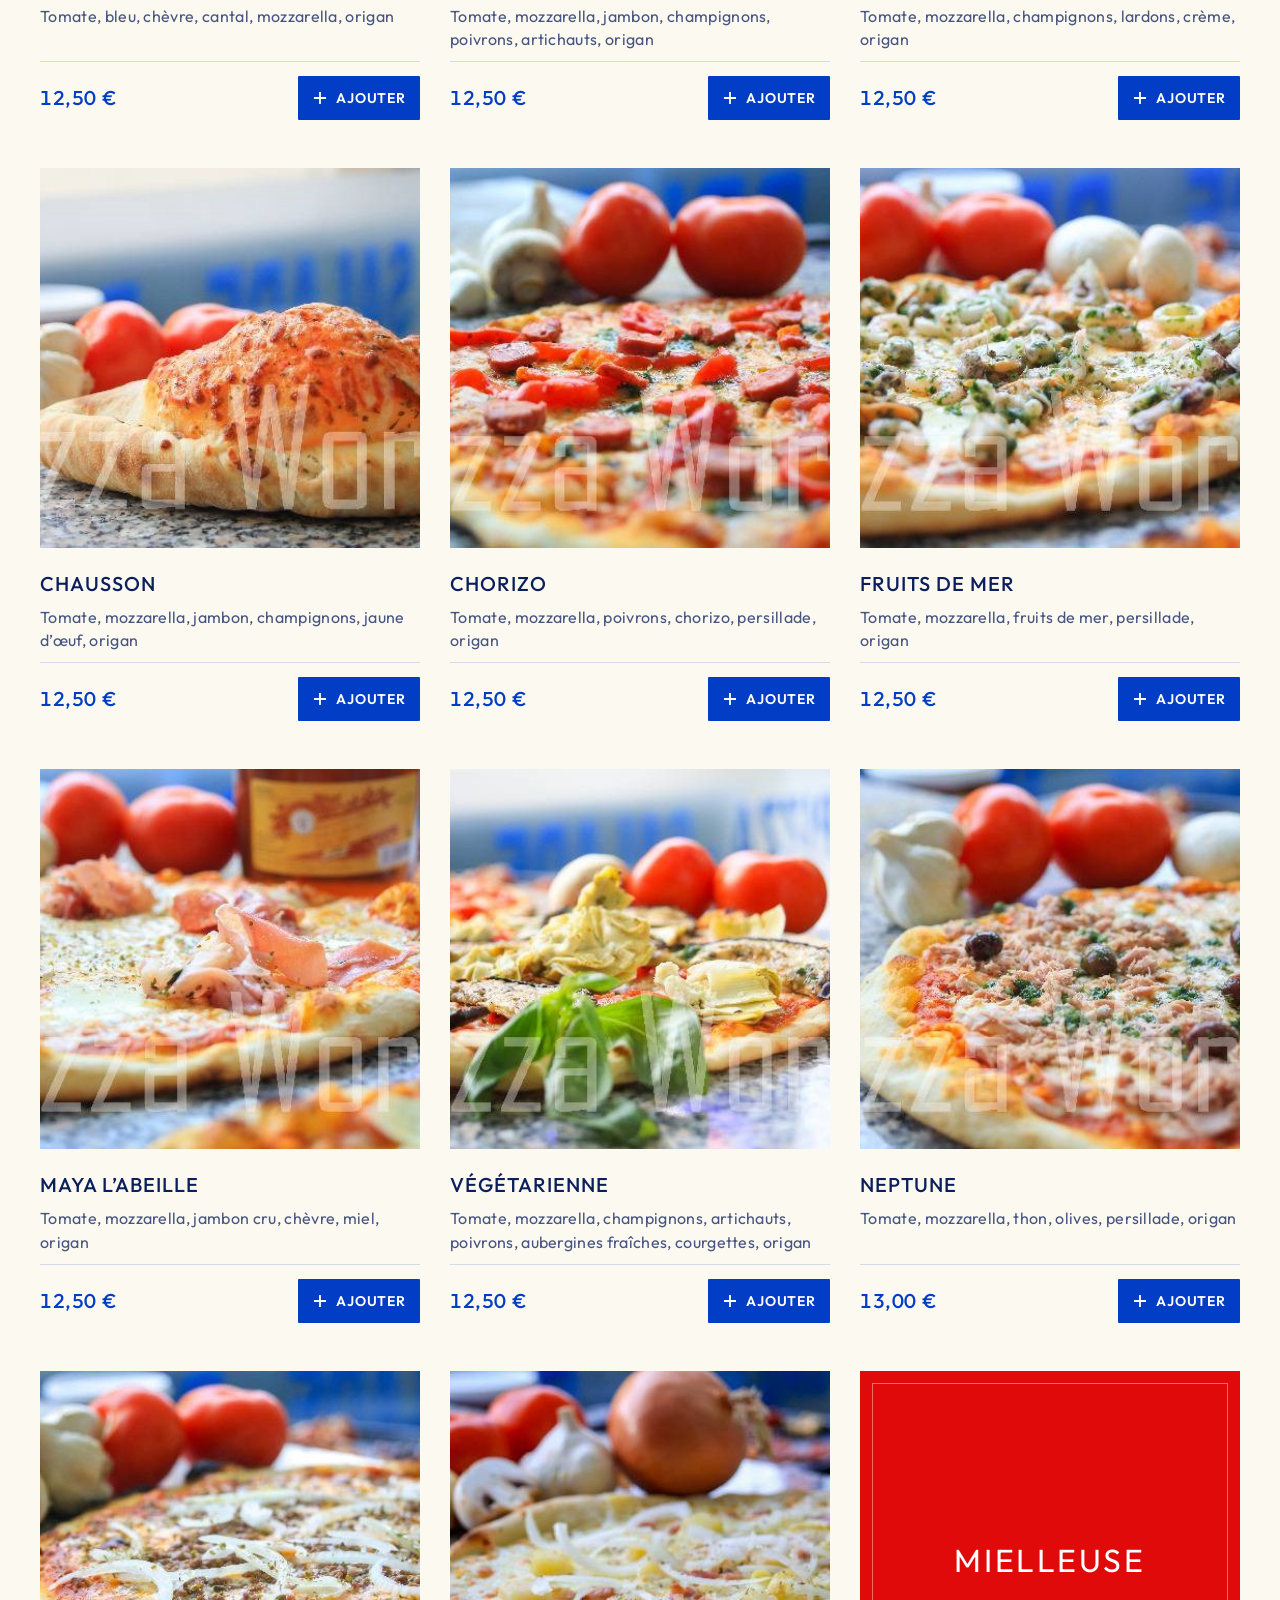
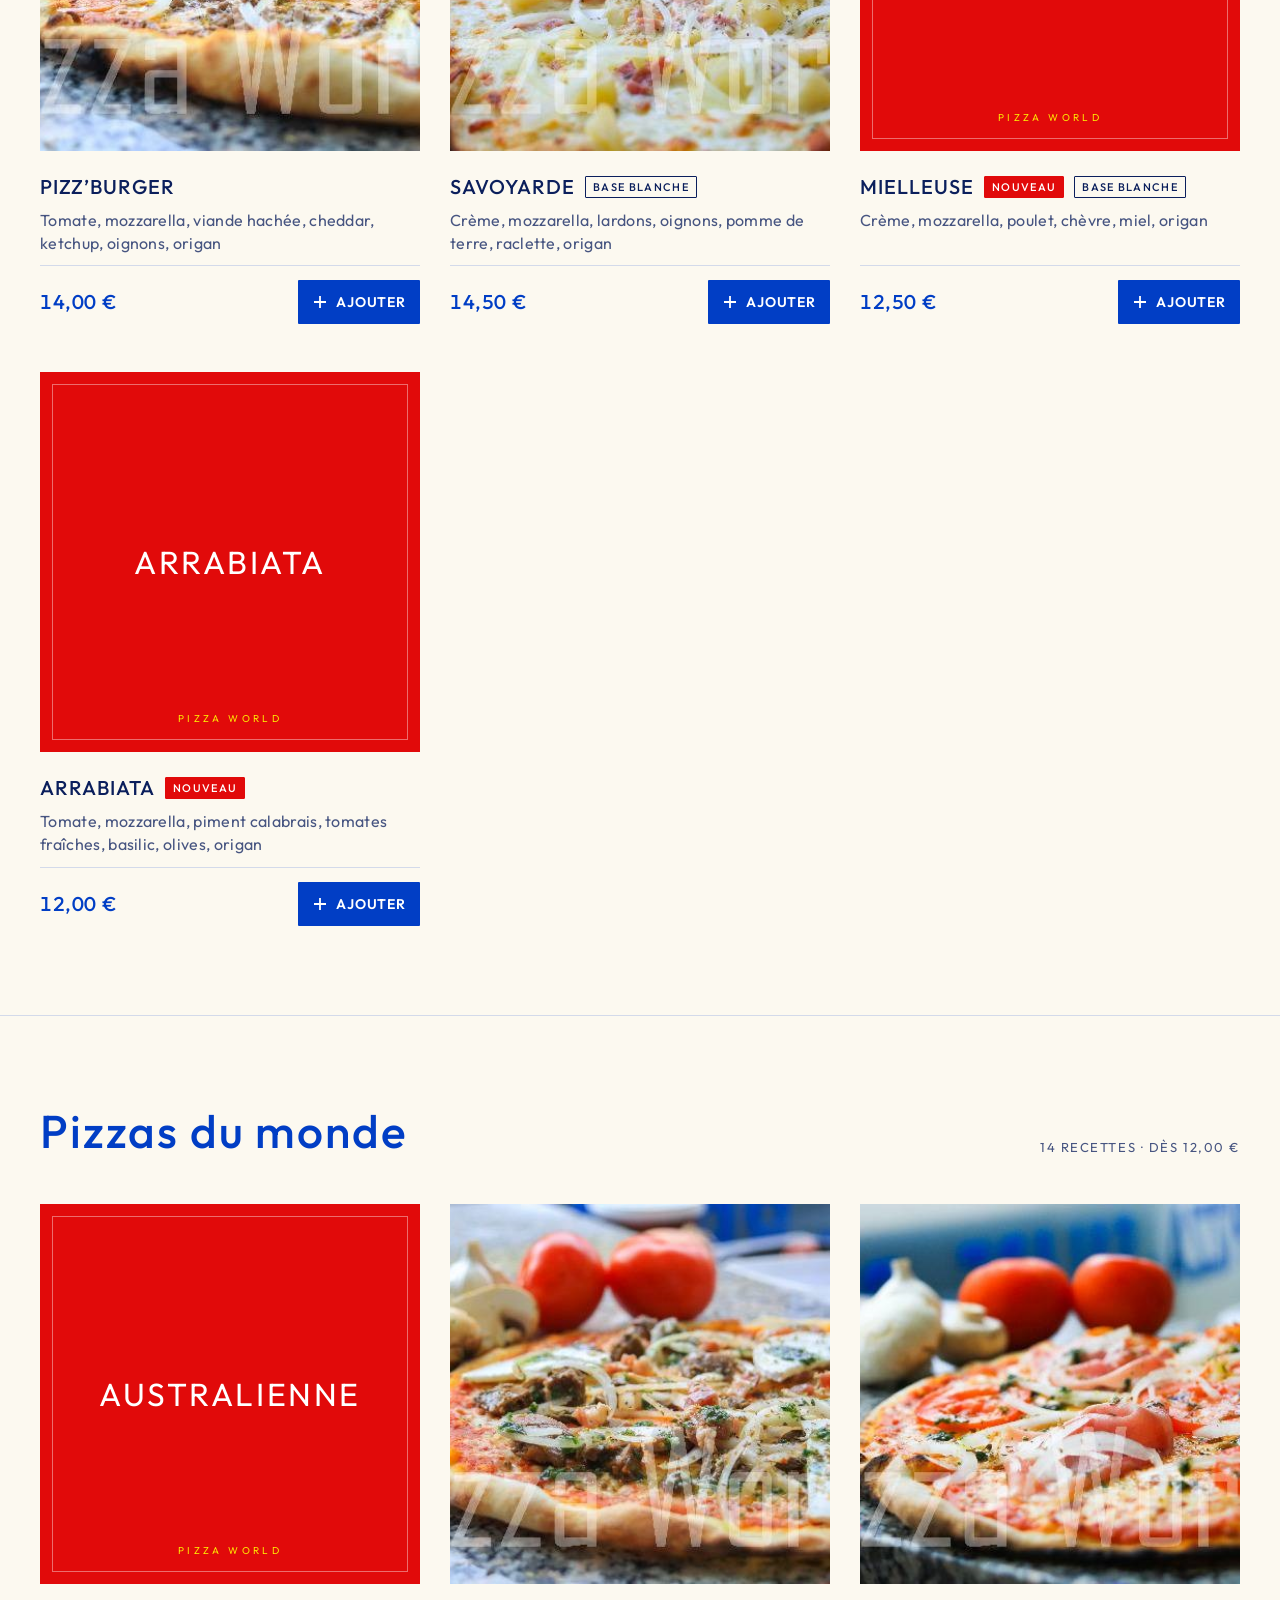
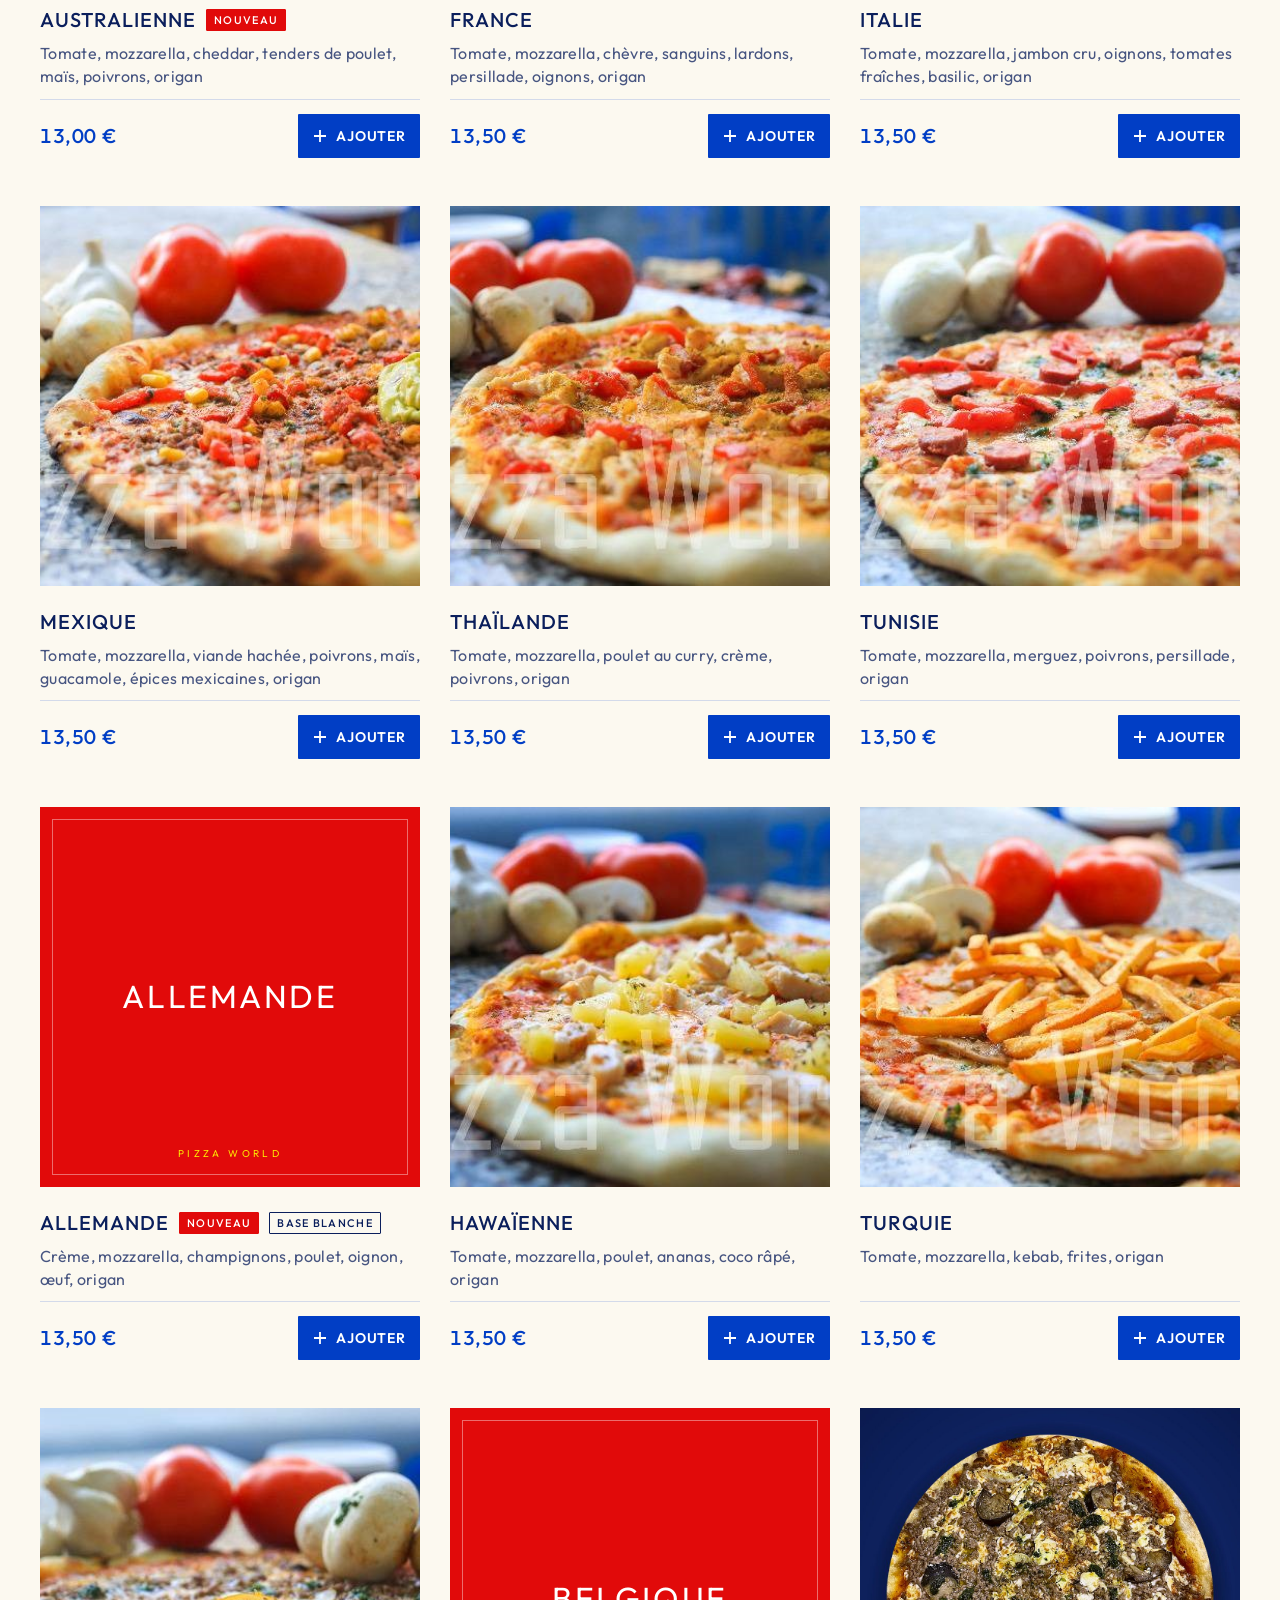
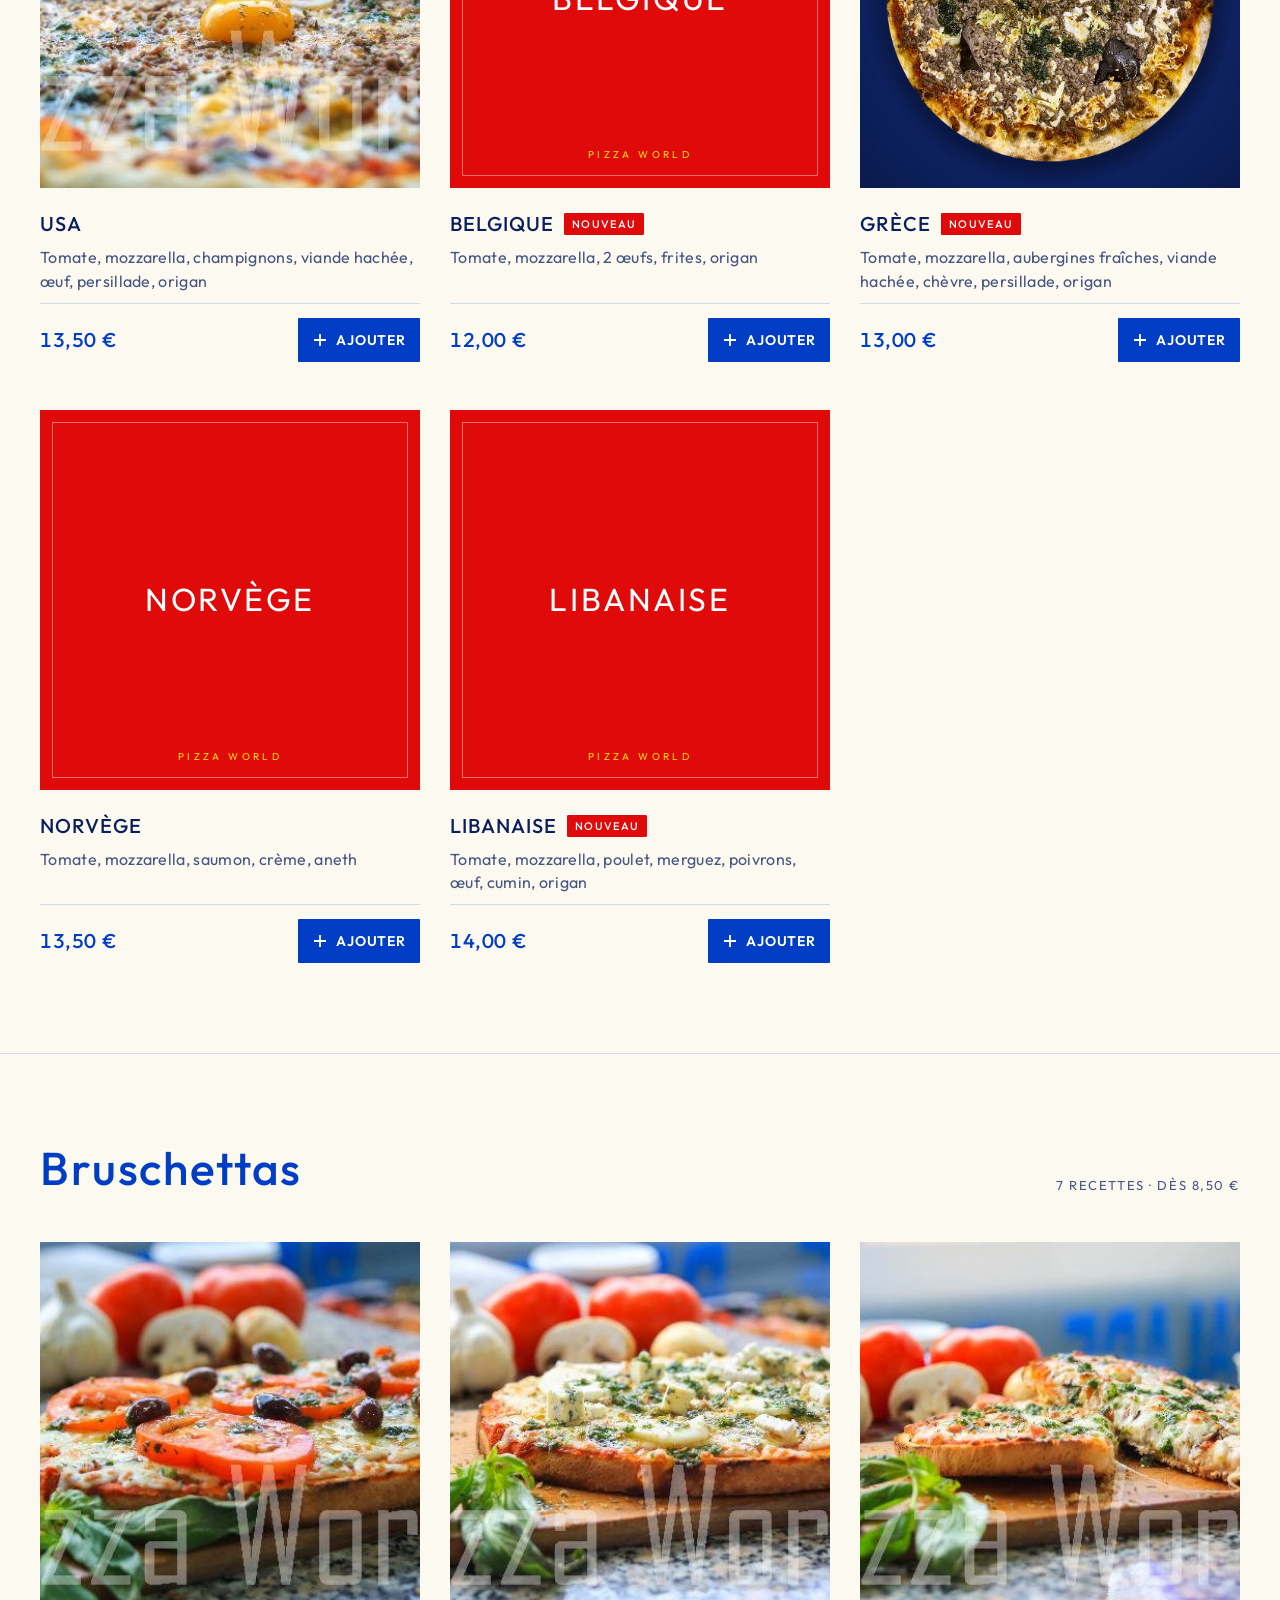
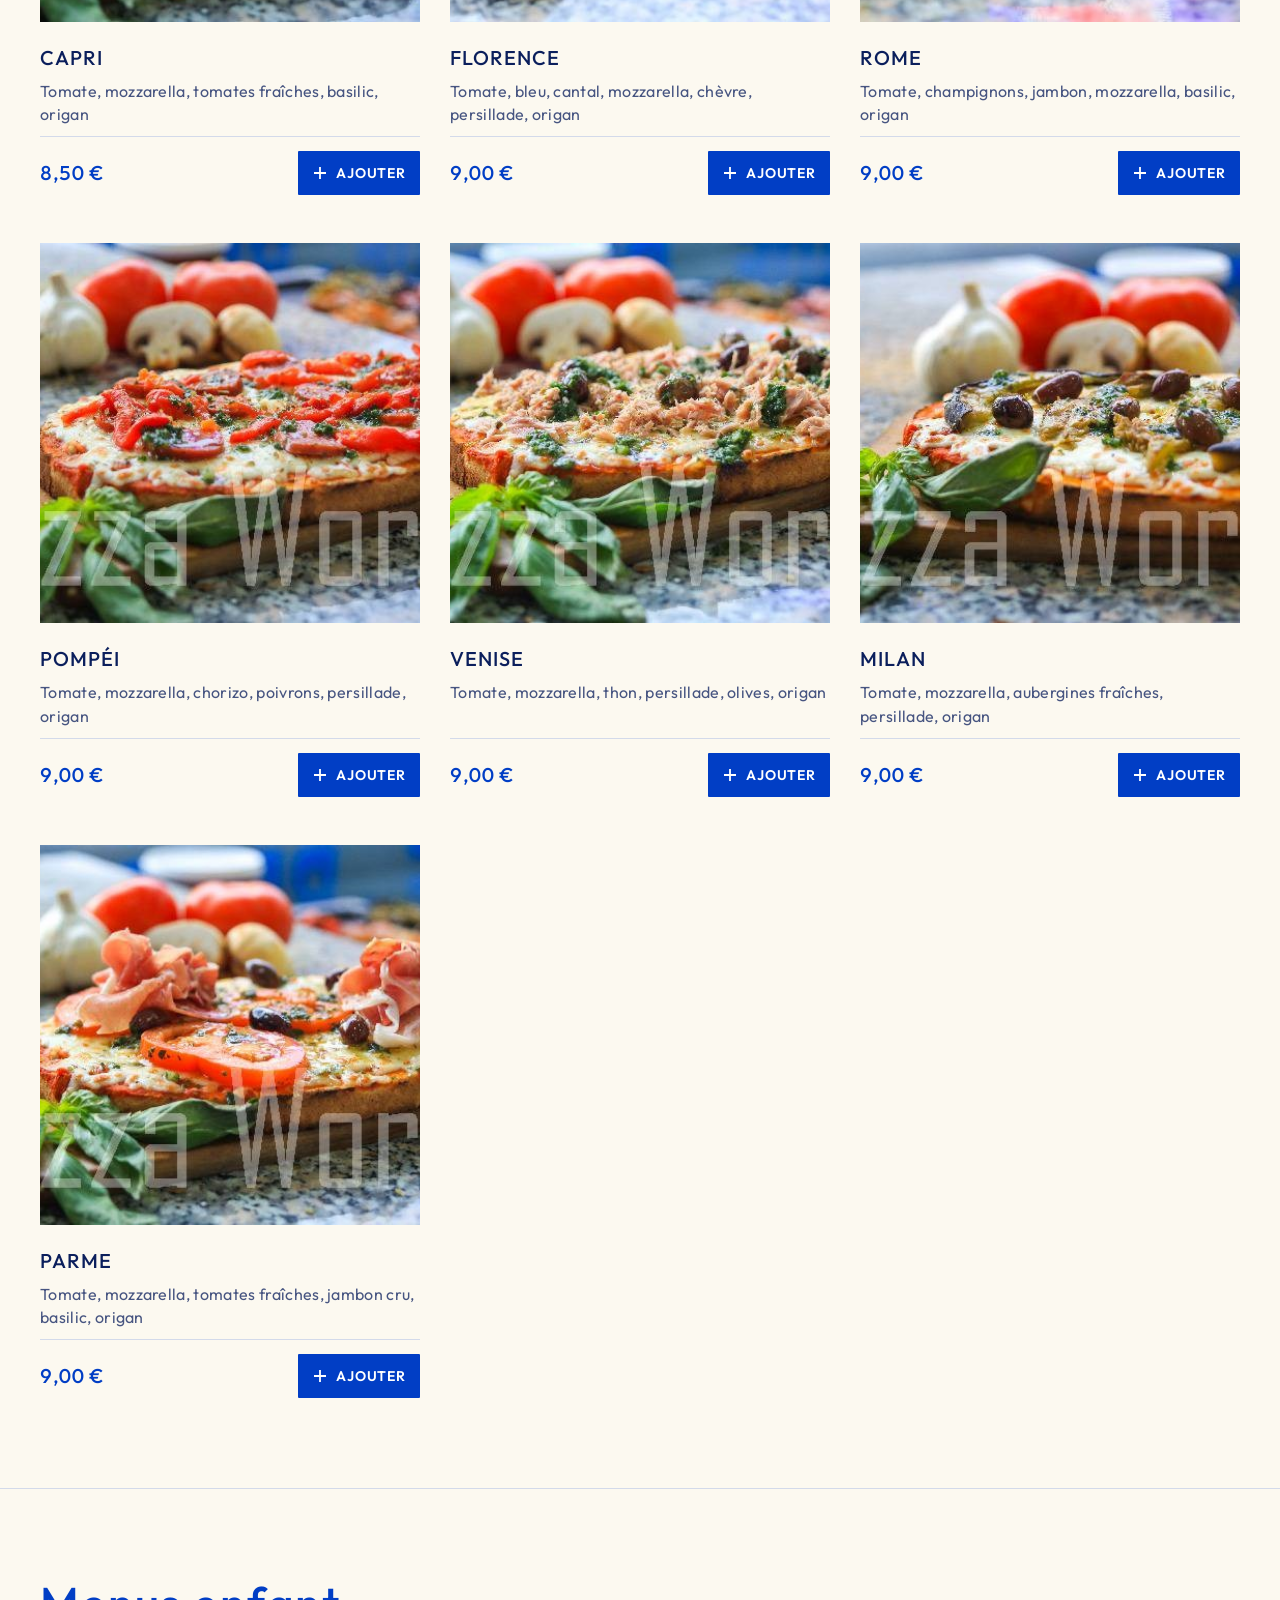
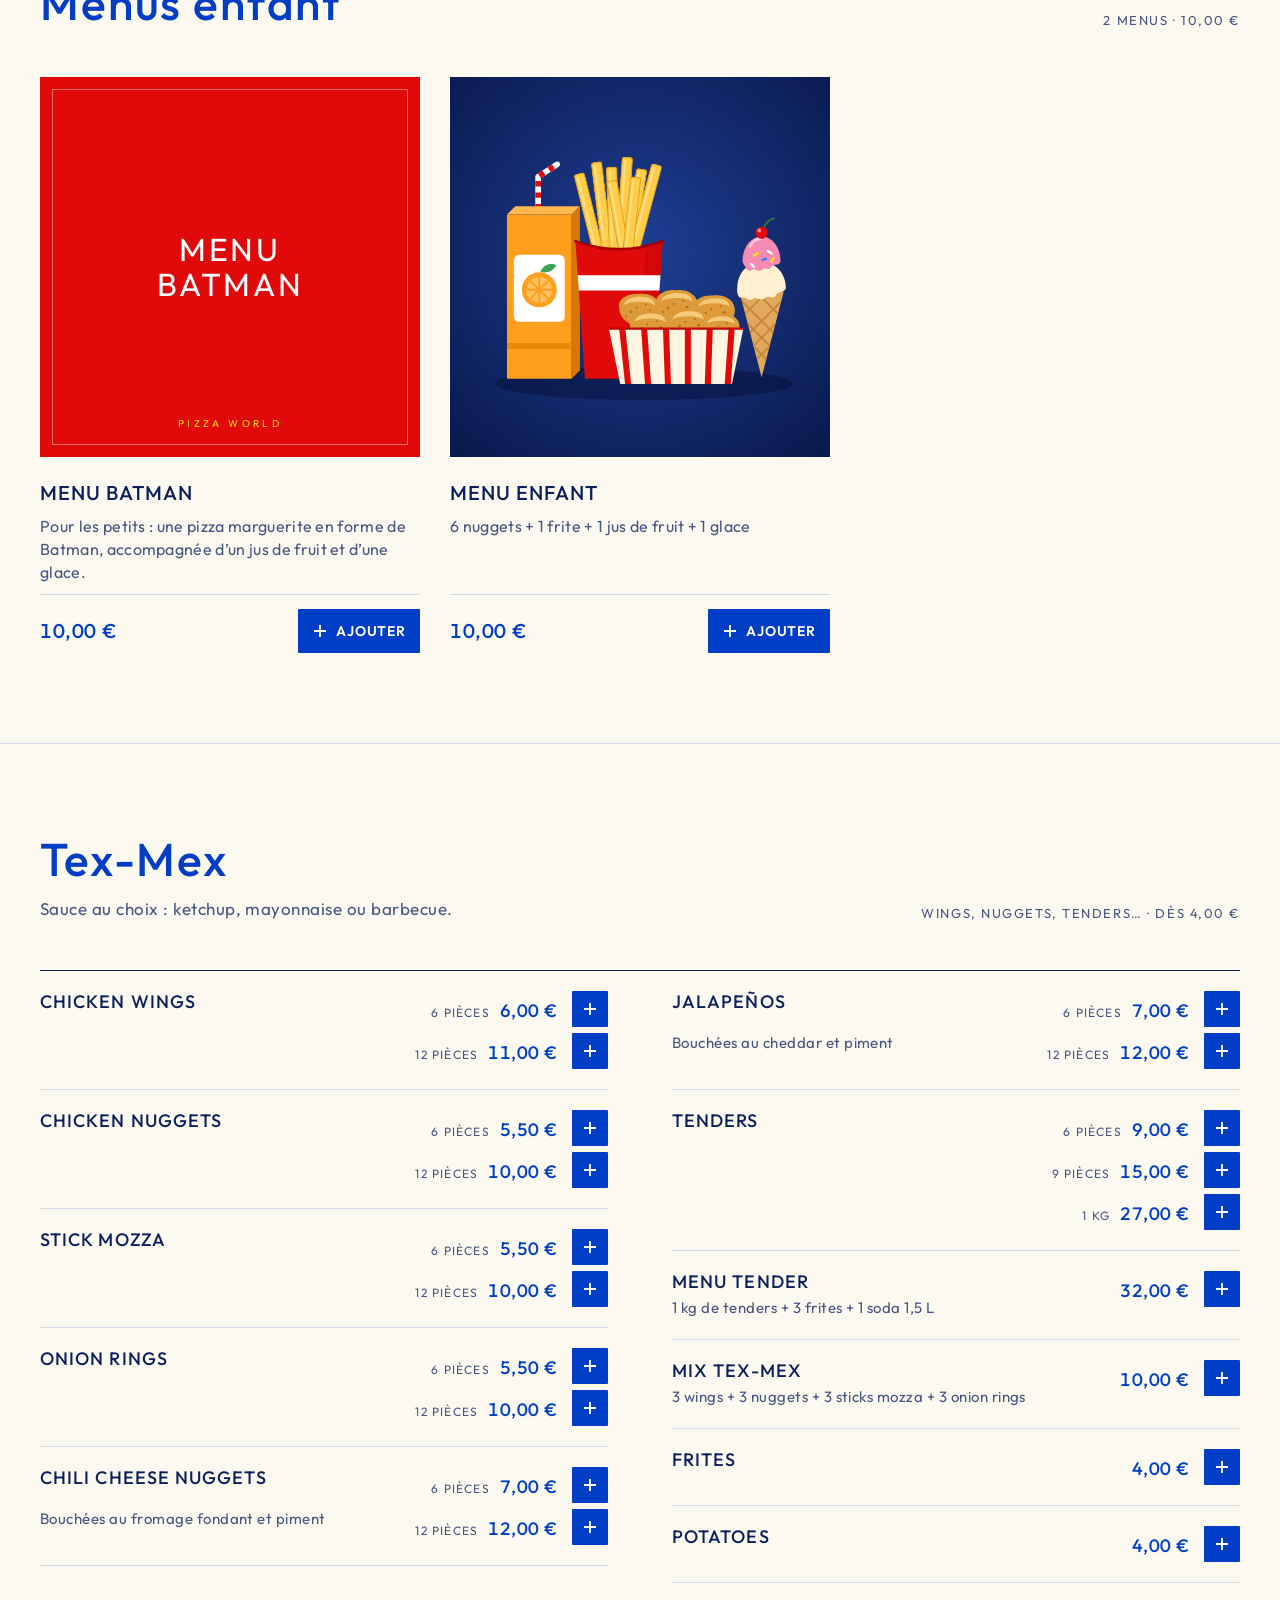
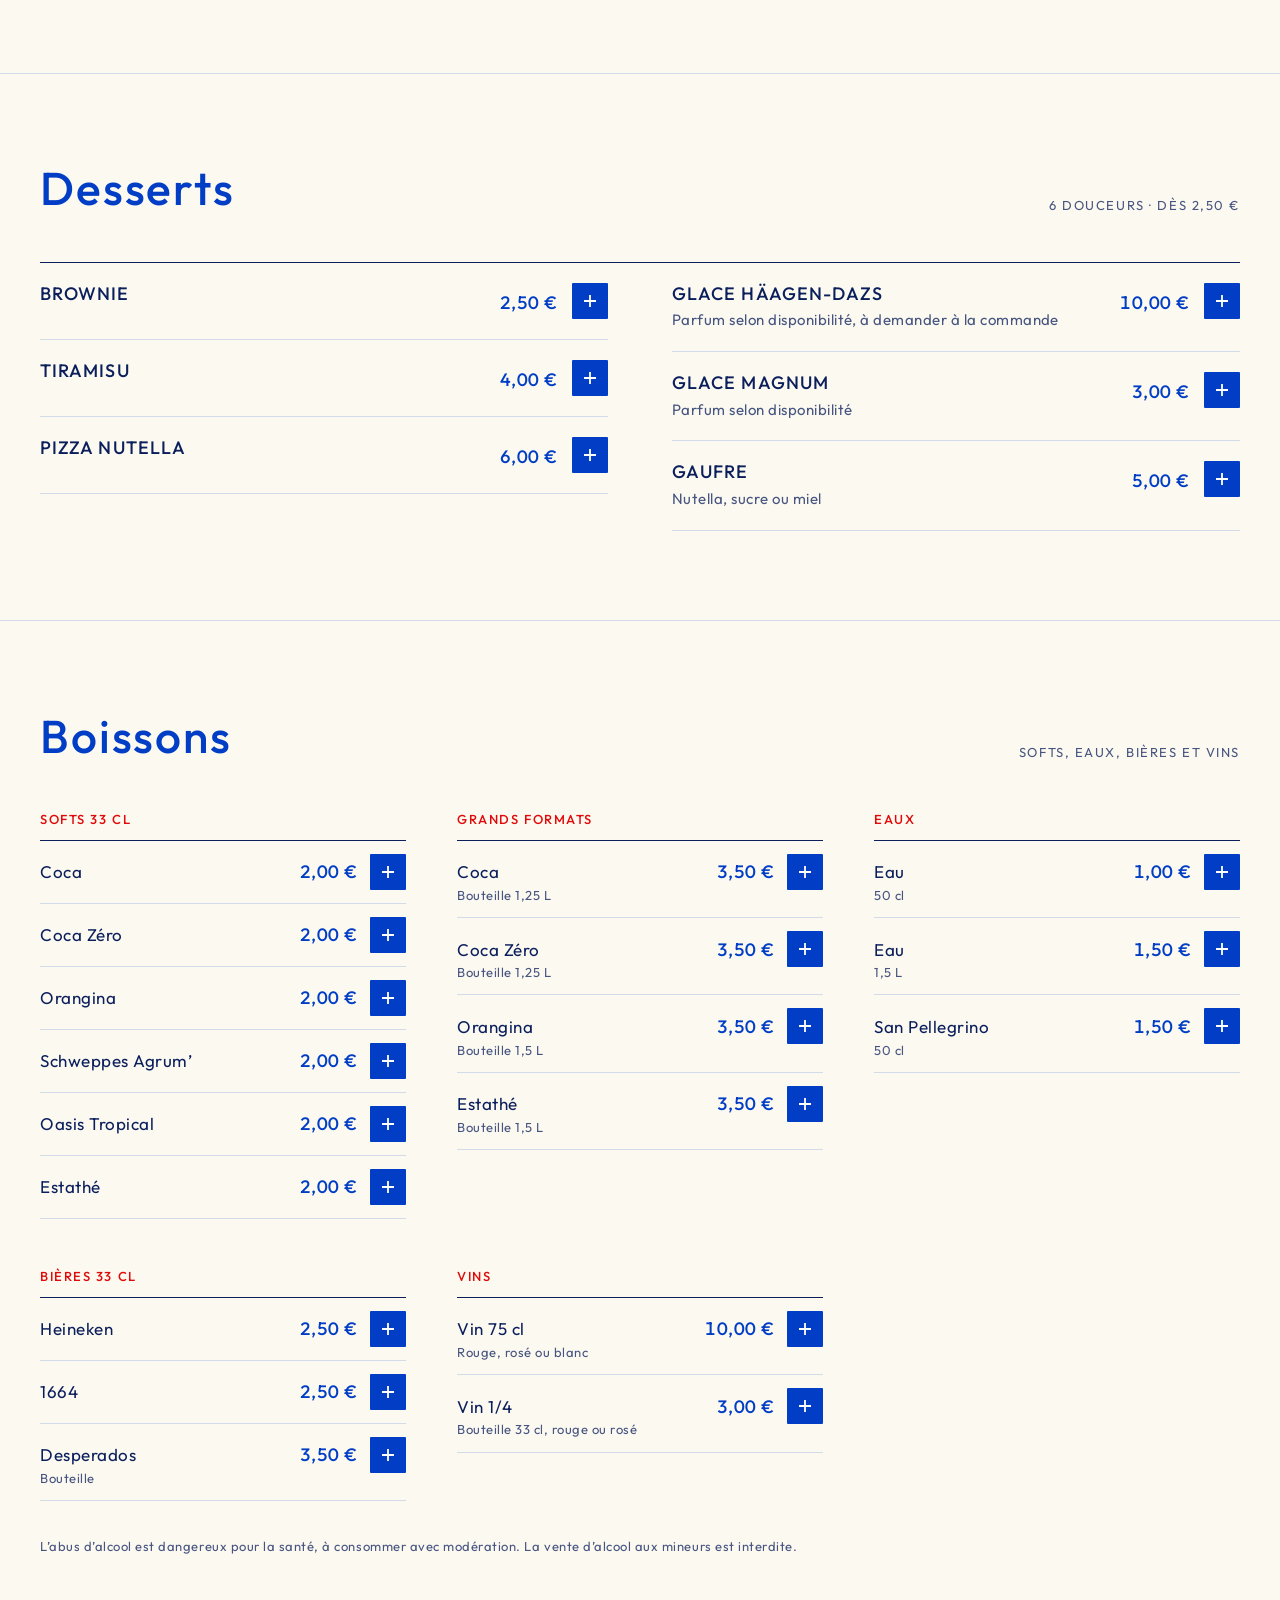
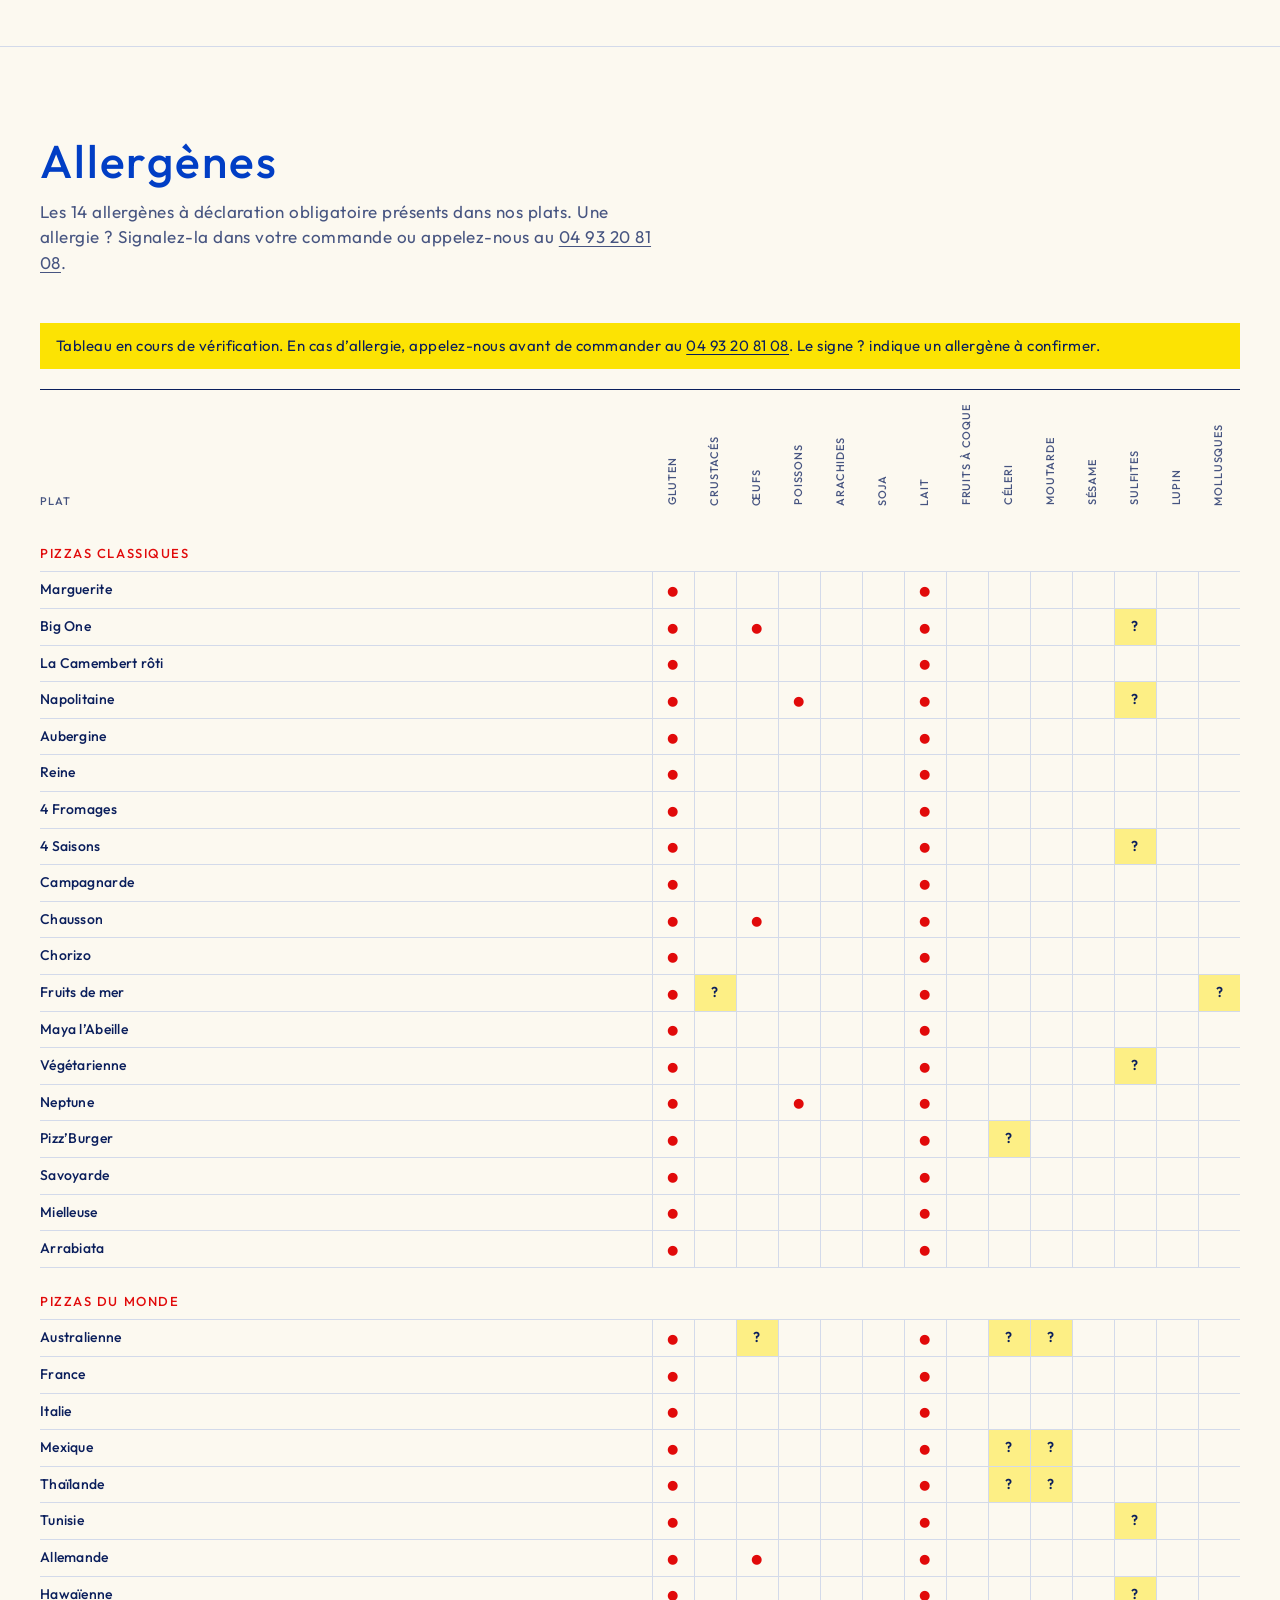
<file: pizzas/index.html>
<!doctype html>
<html lang="fr">
<head>
<meta charset="utf-8">
<title>Page d&eacute;plac&eacute;e &middot; Pizza World Cagnes-sur-Mer</title>
<meta name="robots" content="noindex">
<link rel="canonical" href="https://cagnes.pizzaworld.fr/carte.html">
<meta http-equiv="refresh" content="0; url=/carte.html#classiques">
<script>location.replace("/carte.html#classiques");</script>
</head>
<body><p>Cette page a d&eacute;m&eacute;nag&eacute; : <a href="/carte.html#classiques">continuer</a>.</p></body>
</html>
</file>
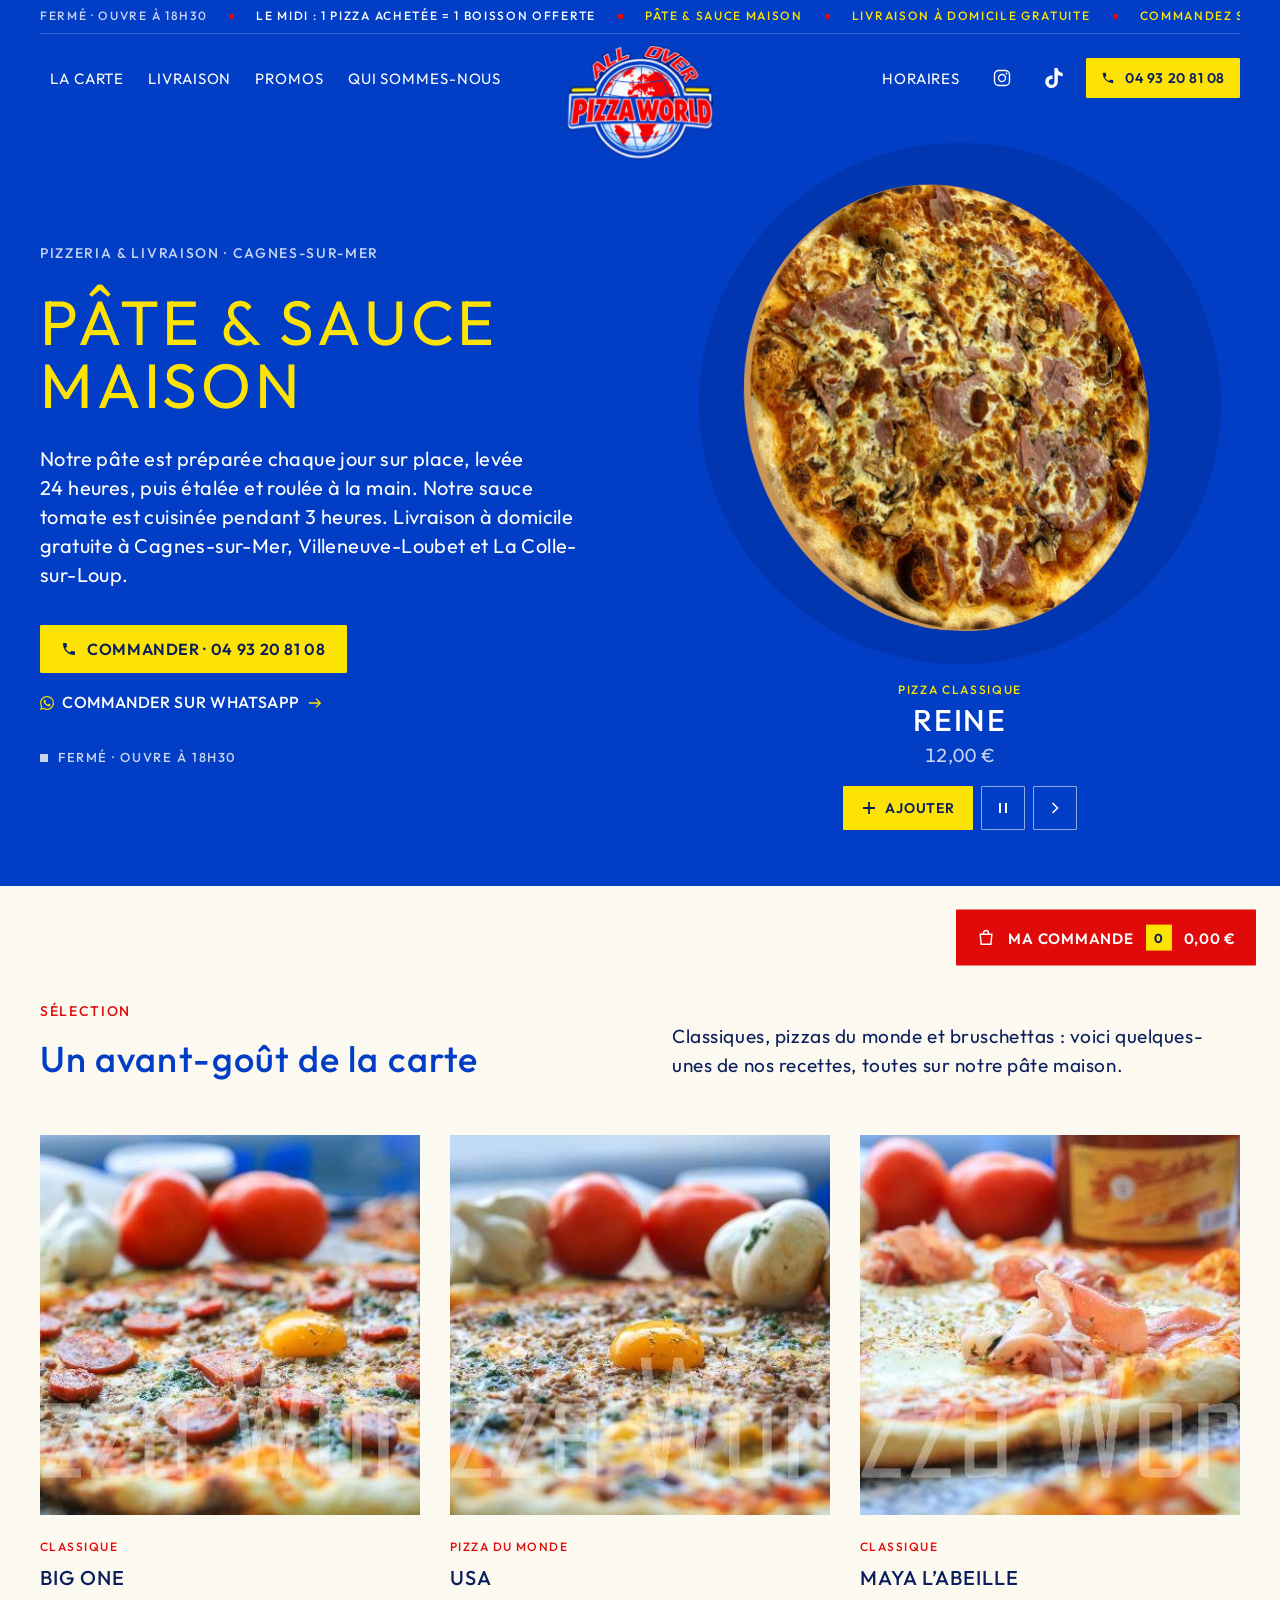
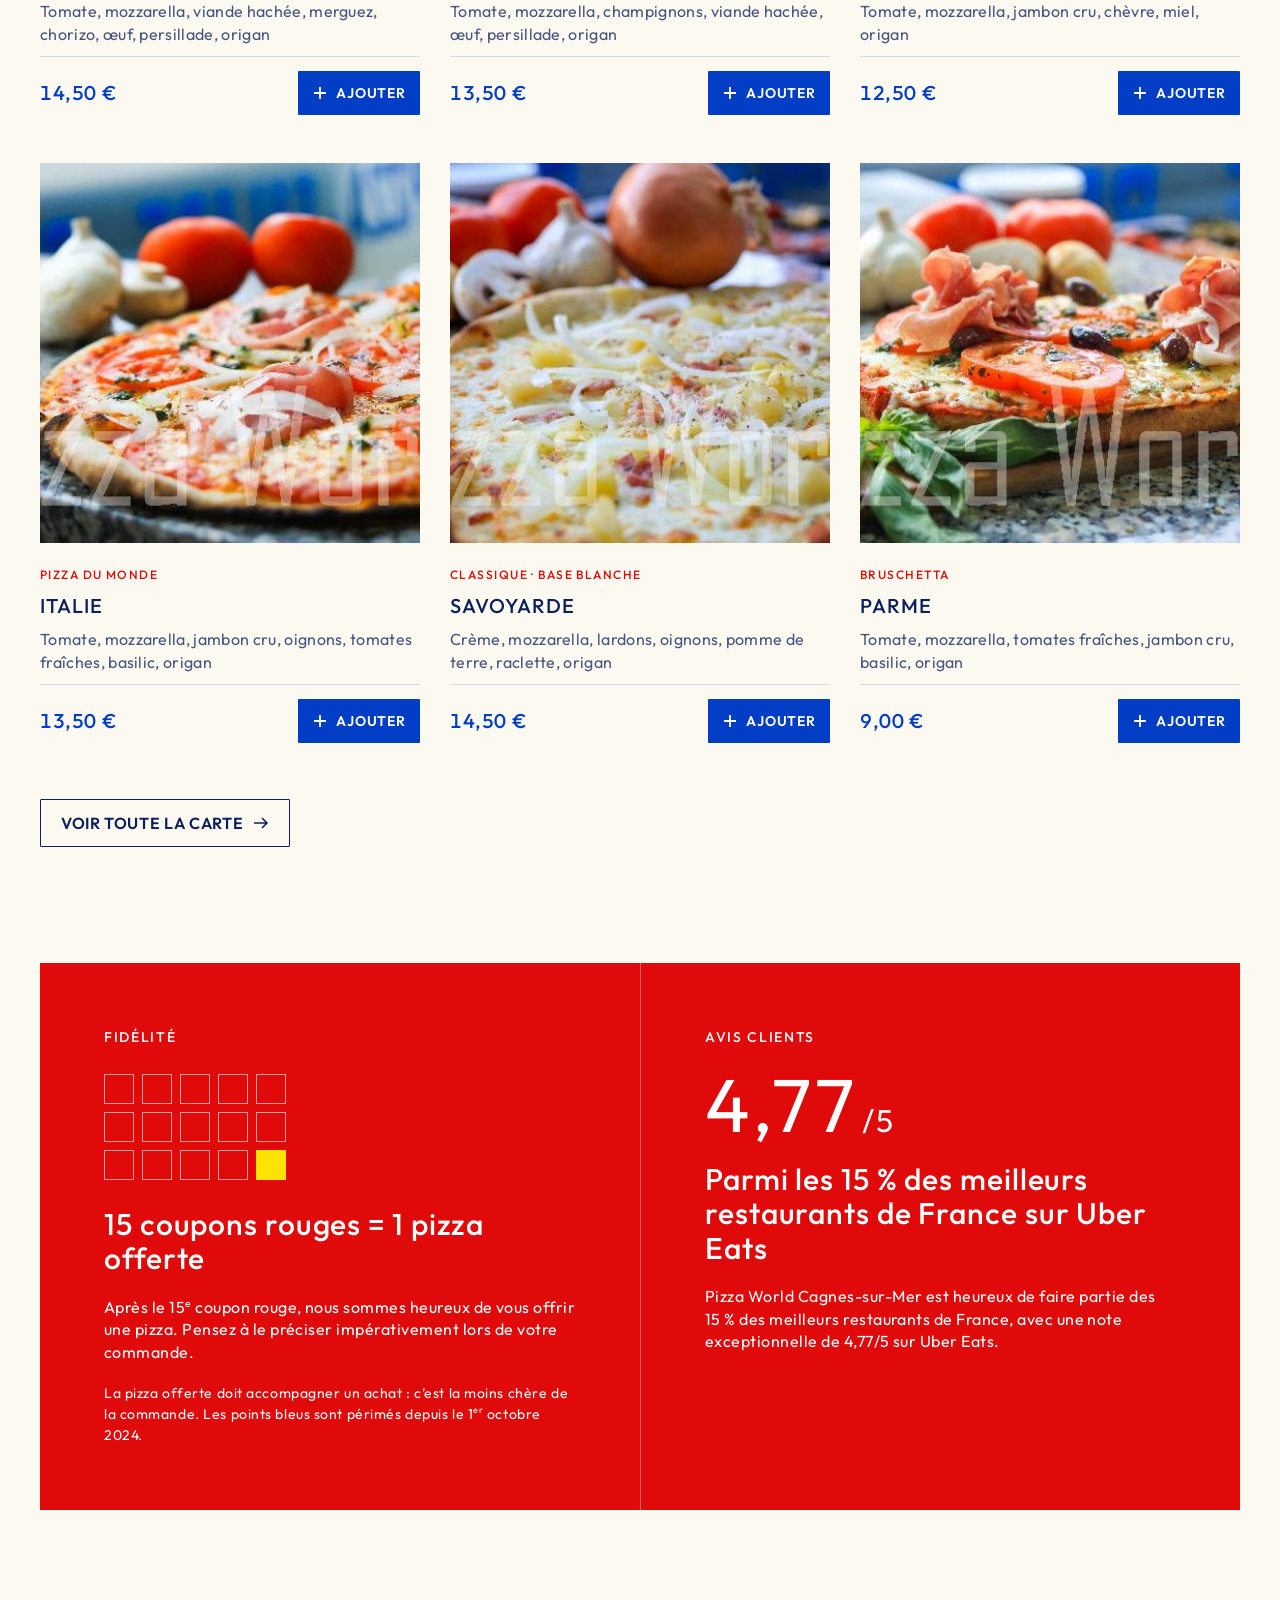
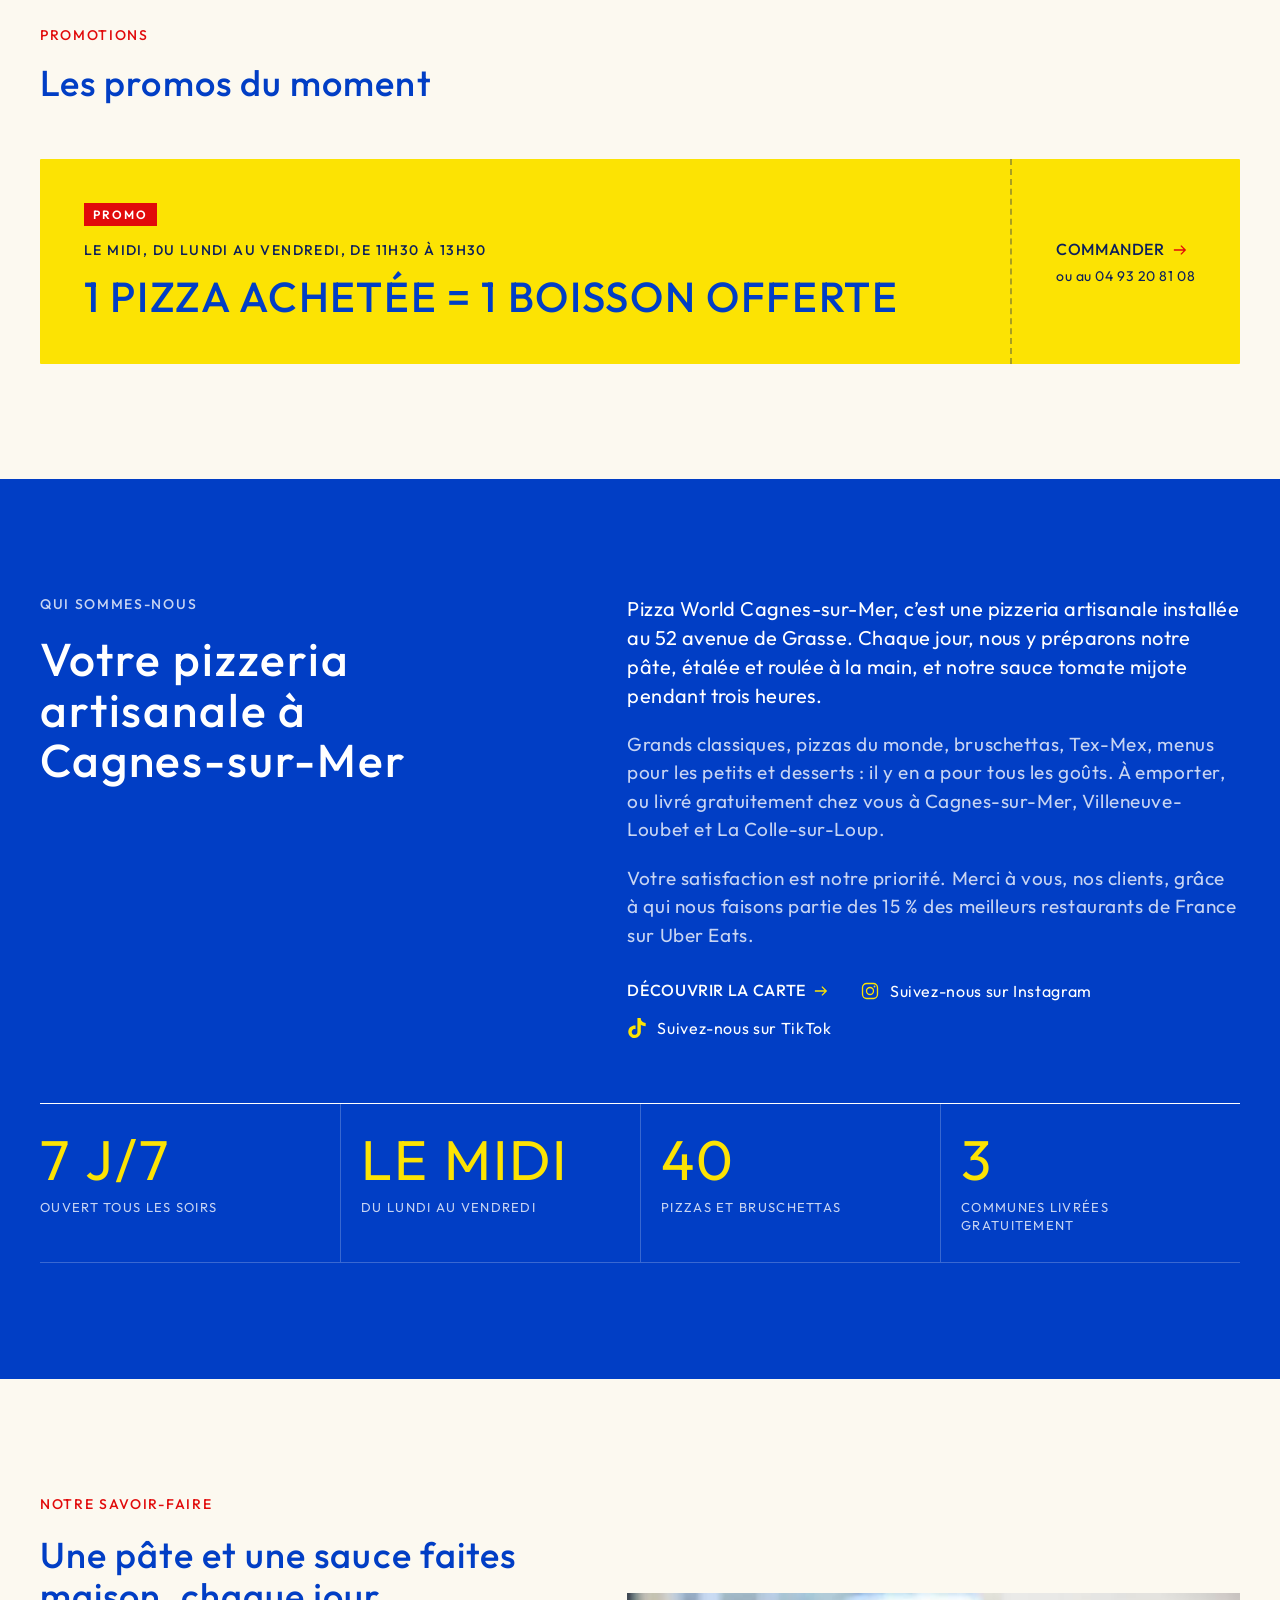
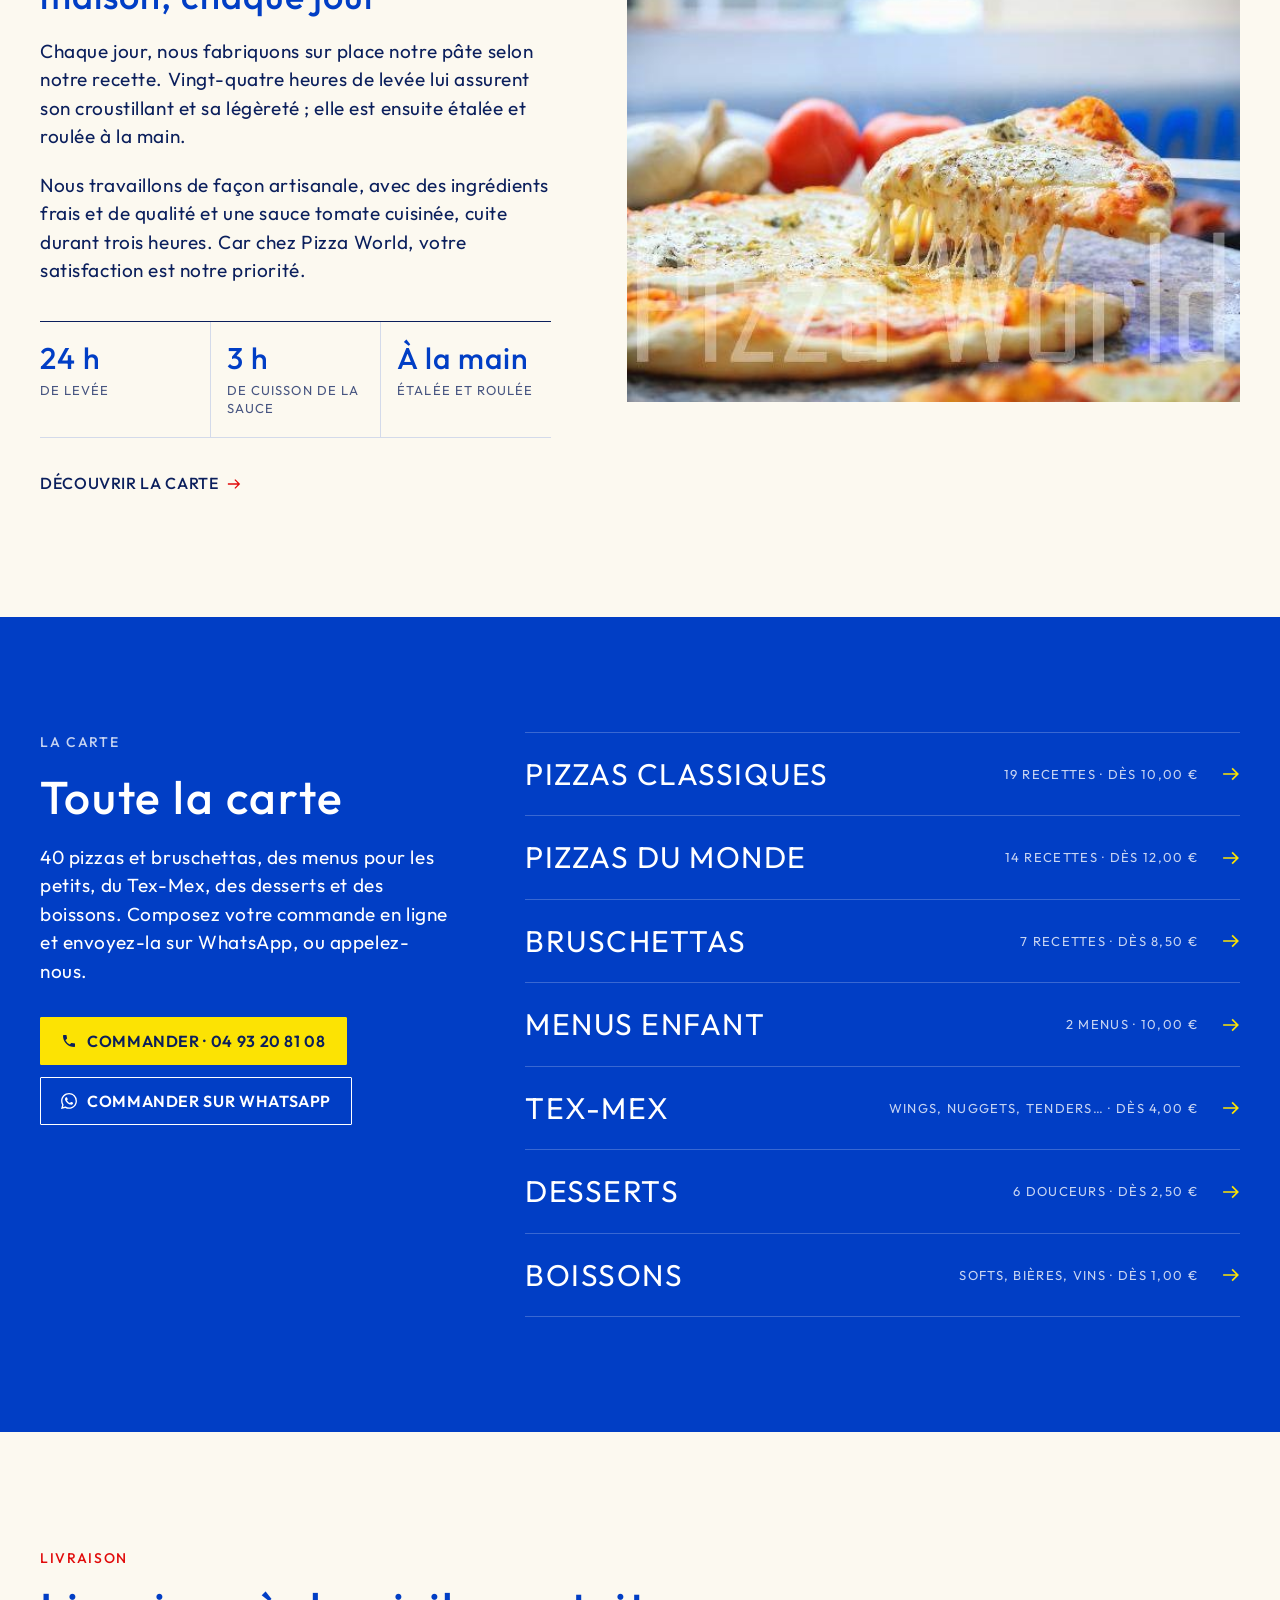
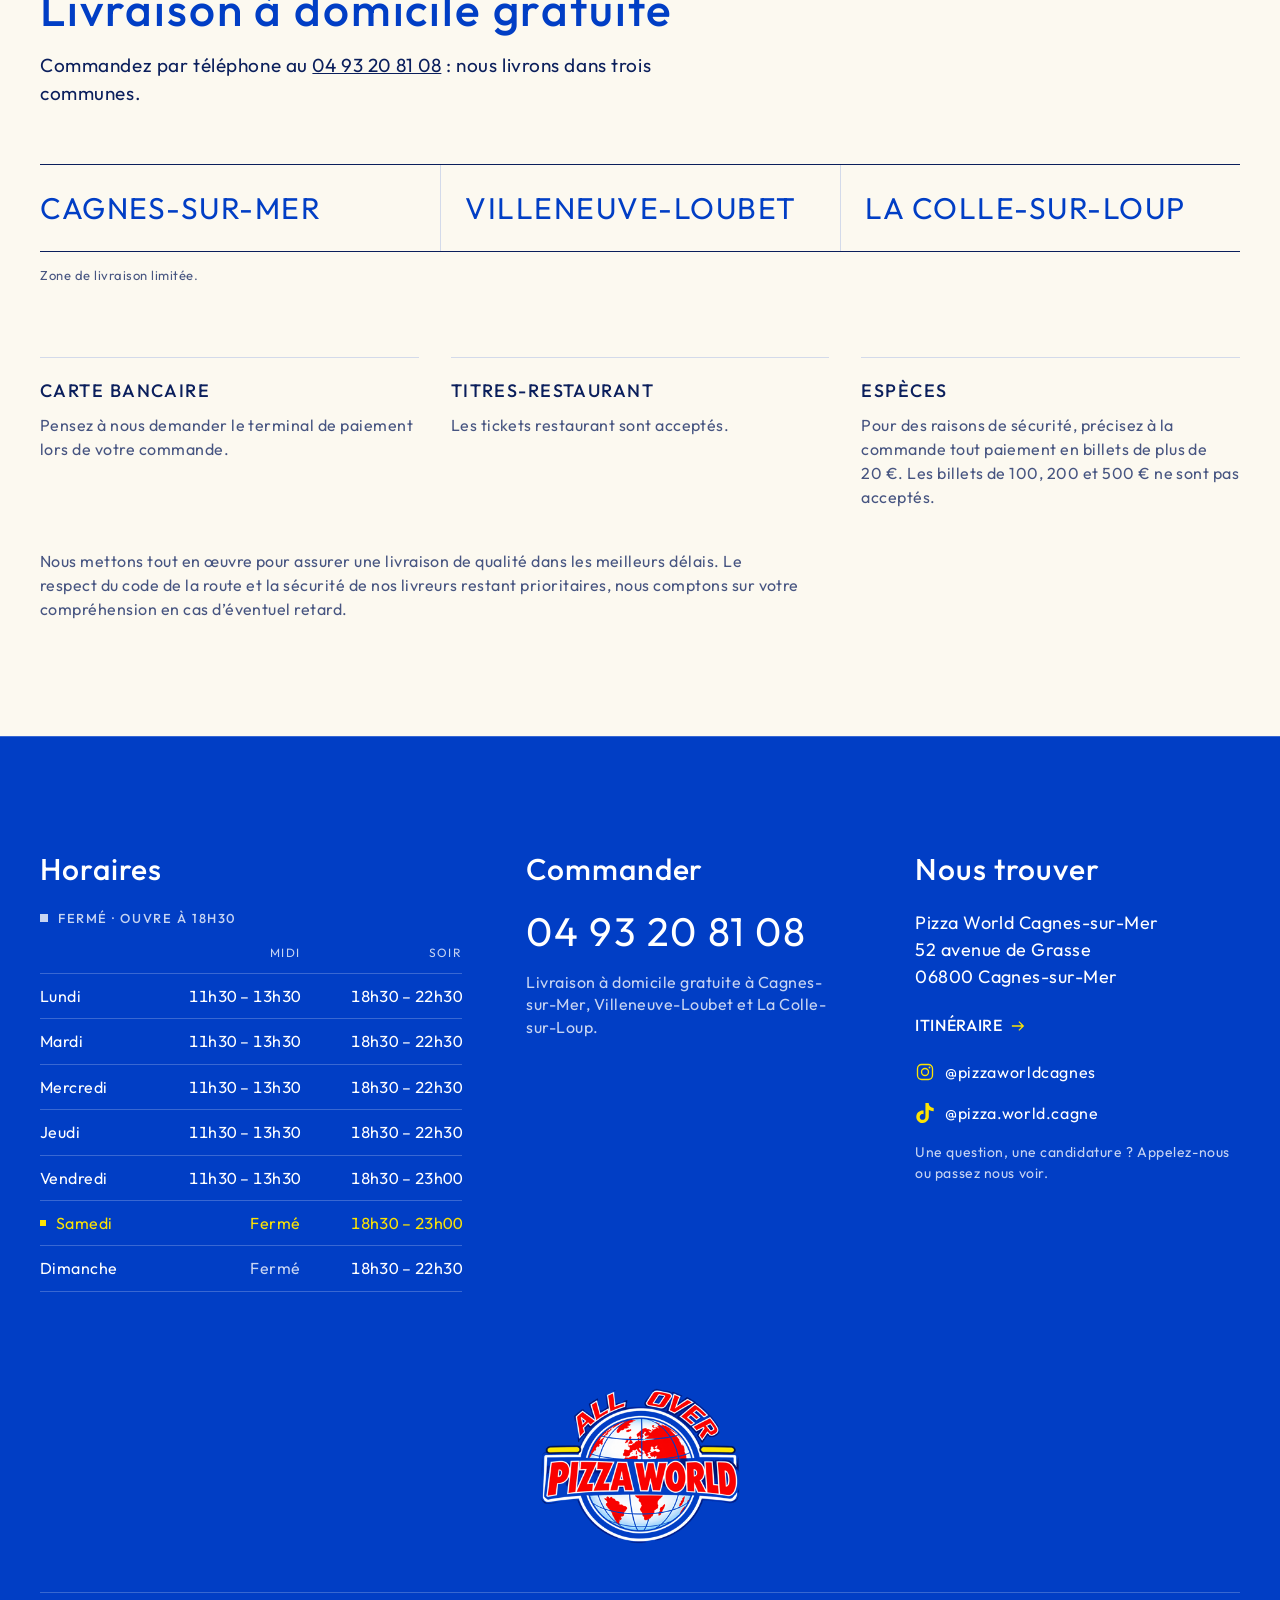
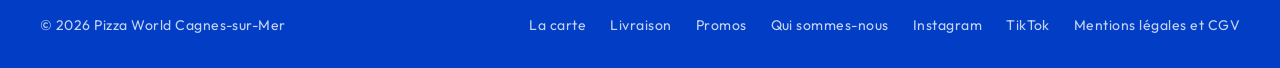
<file: qui sommes-nous/index.html>
<!doctype html>
<html lang="fr">
<head>
<meta charset="utf-8">
<title>Page d&eacute;plac&eacute;e &middot; Pizza World Cagnes-sur-Mer</title>
<meta name="robots" content="noindex">
<link rel="canonical" href="https://cagnes.pizzaworld.fr/">
<meta http-equiv="refresh" content="0; url=/#qui-sommes-nous">
<script>location.replace("/#qui-sommes-nous");</script>
</head>
<body><p>Cette page a d&eacute;m&eacute;nag&eacute; : <a href="/#qui-sommes-nous">continuer</a>.</p></body>
</html>
</file>
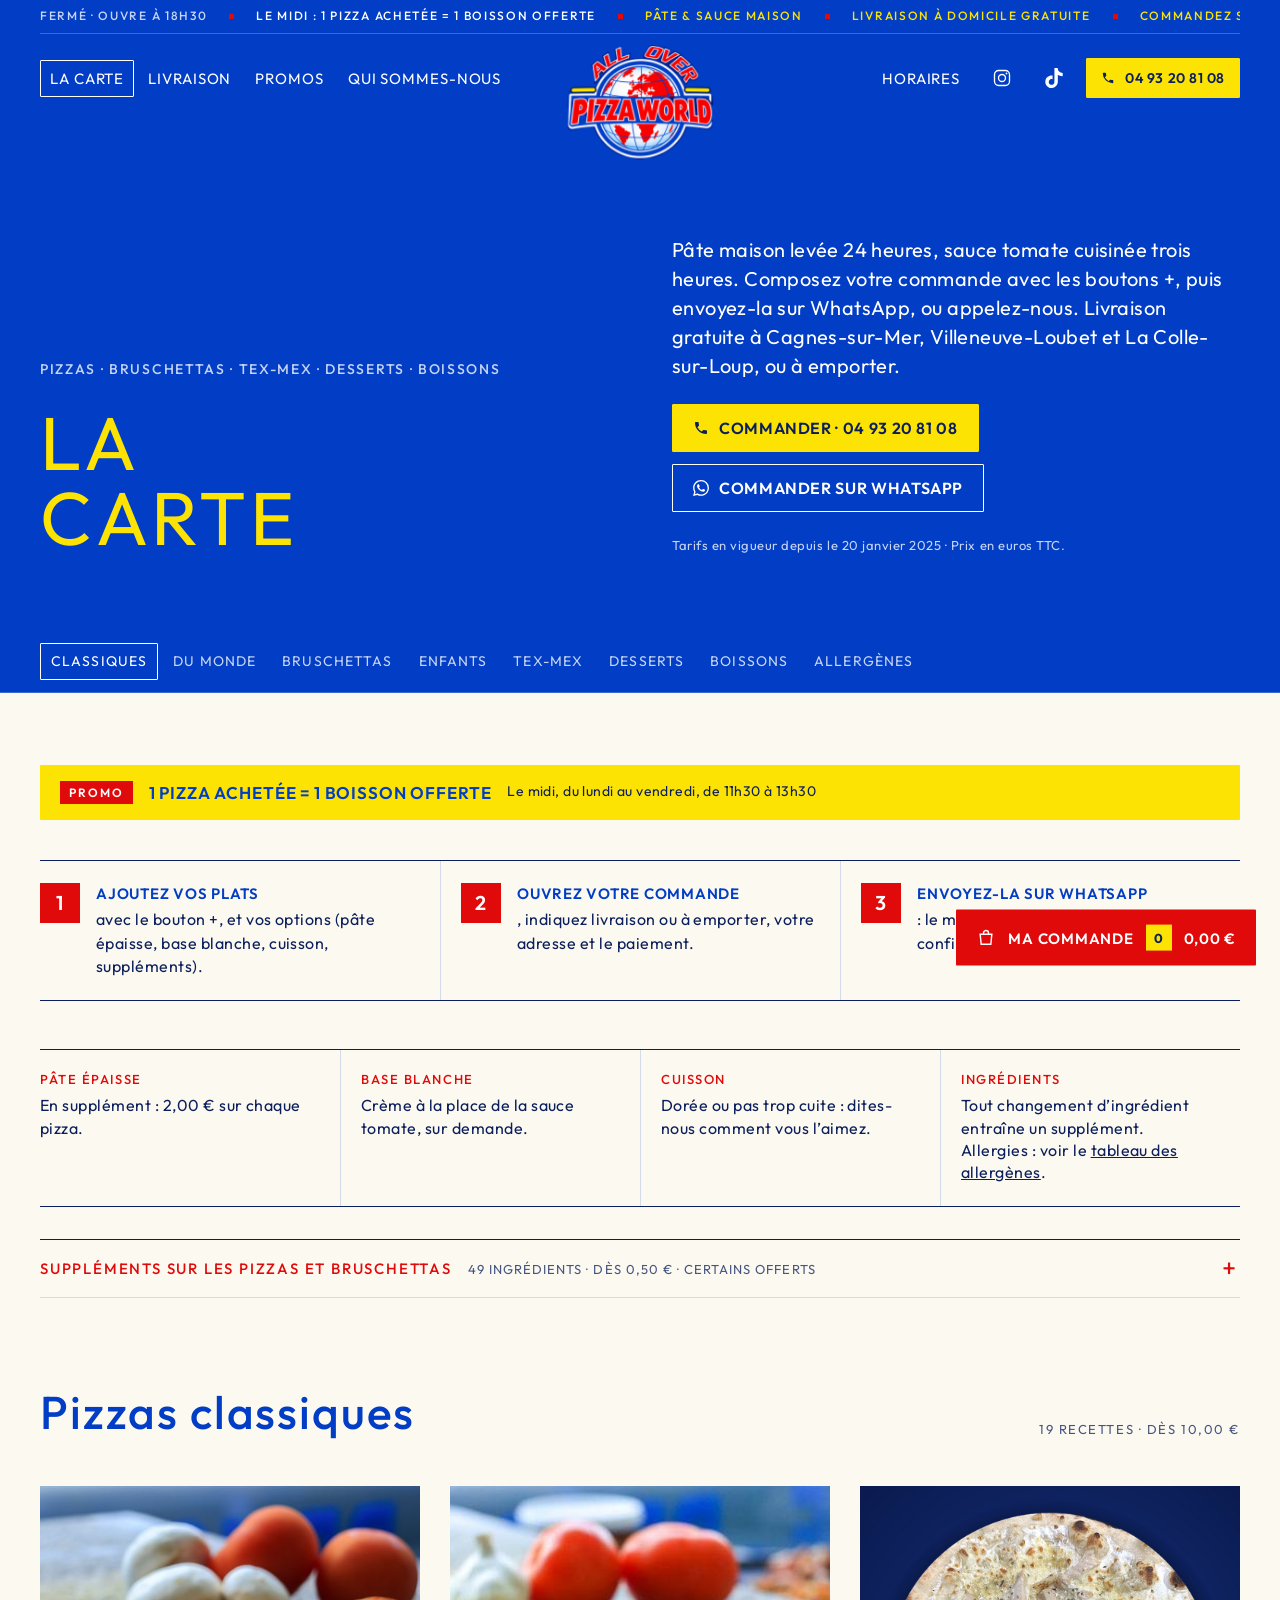
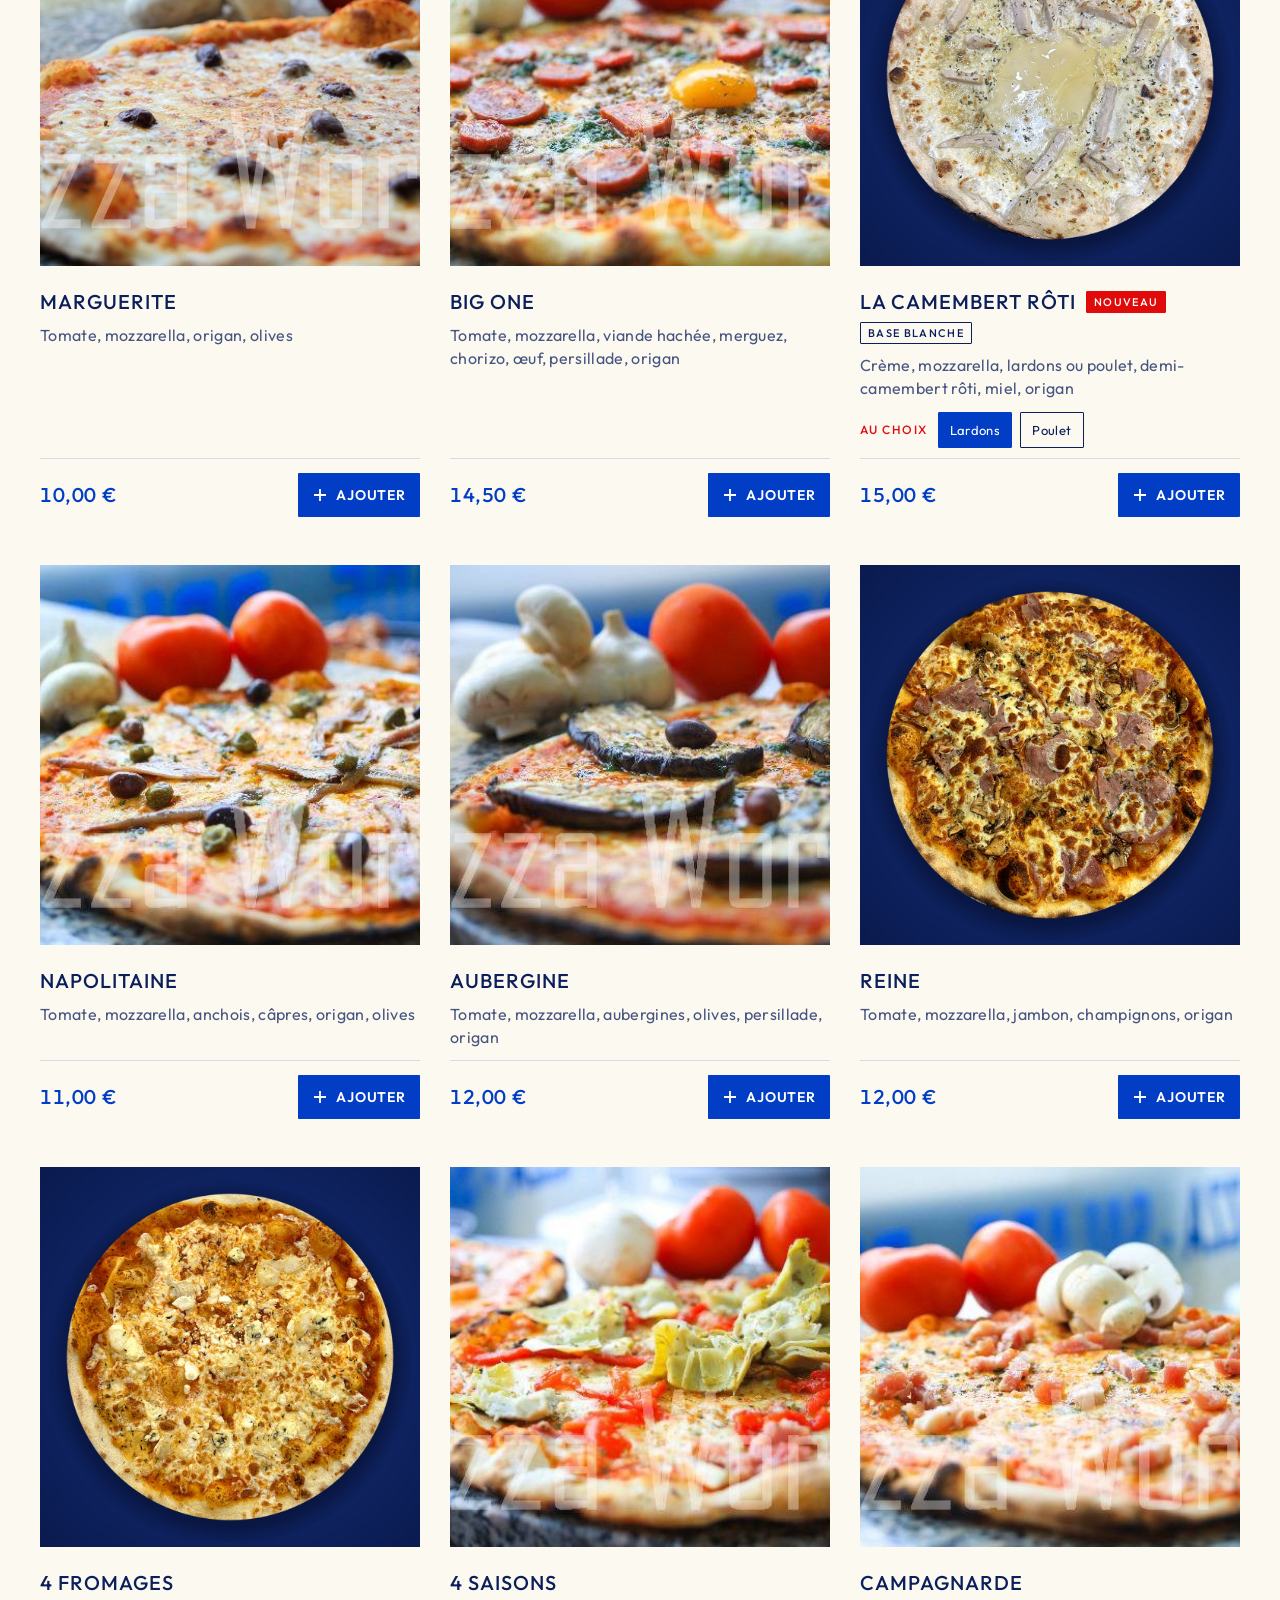
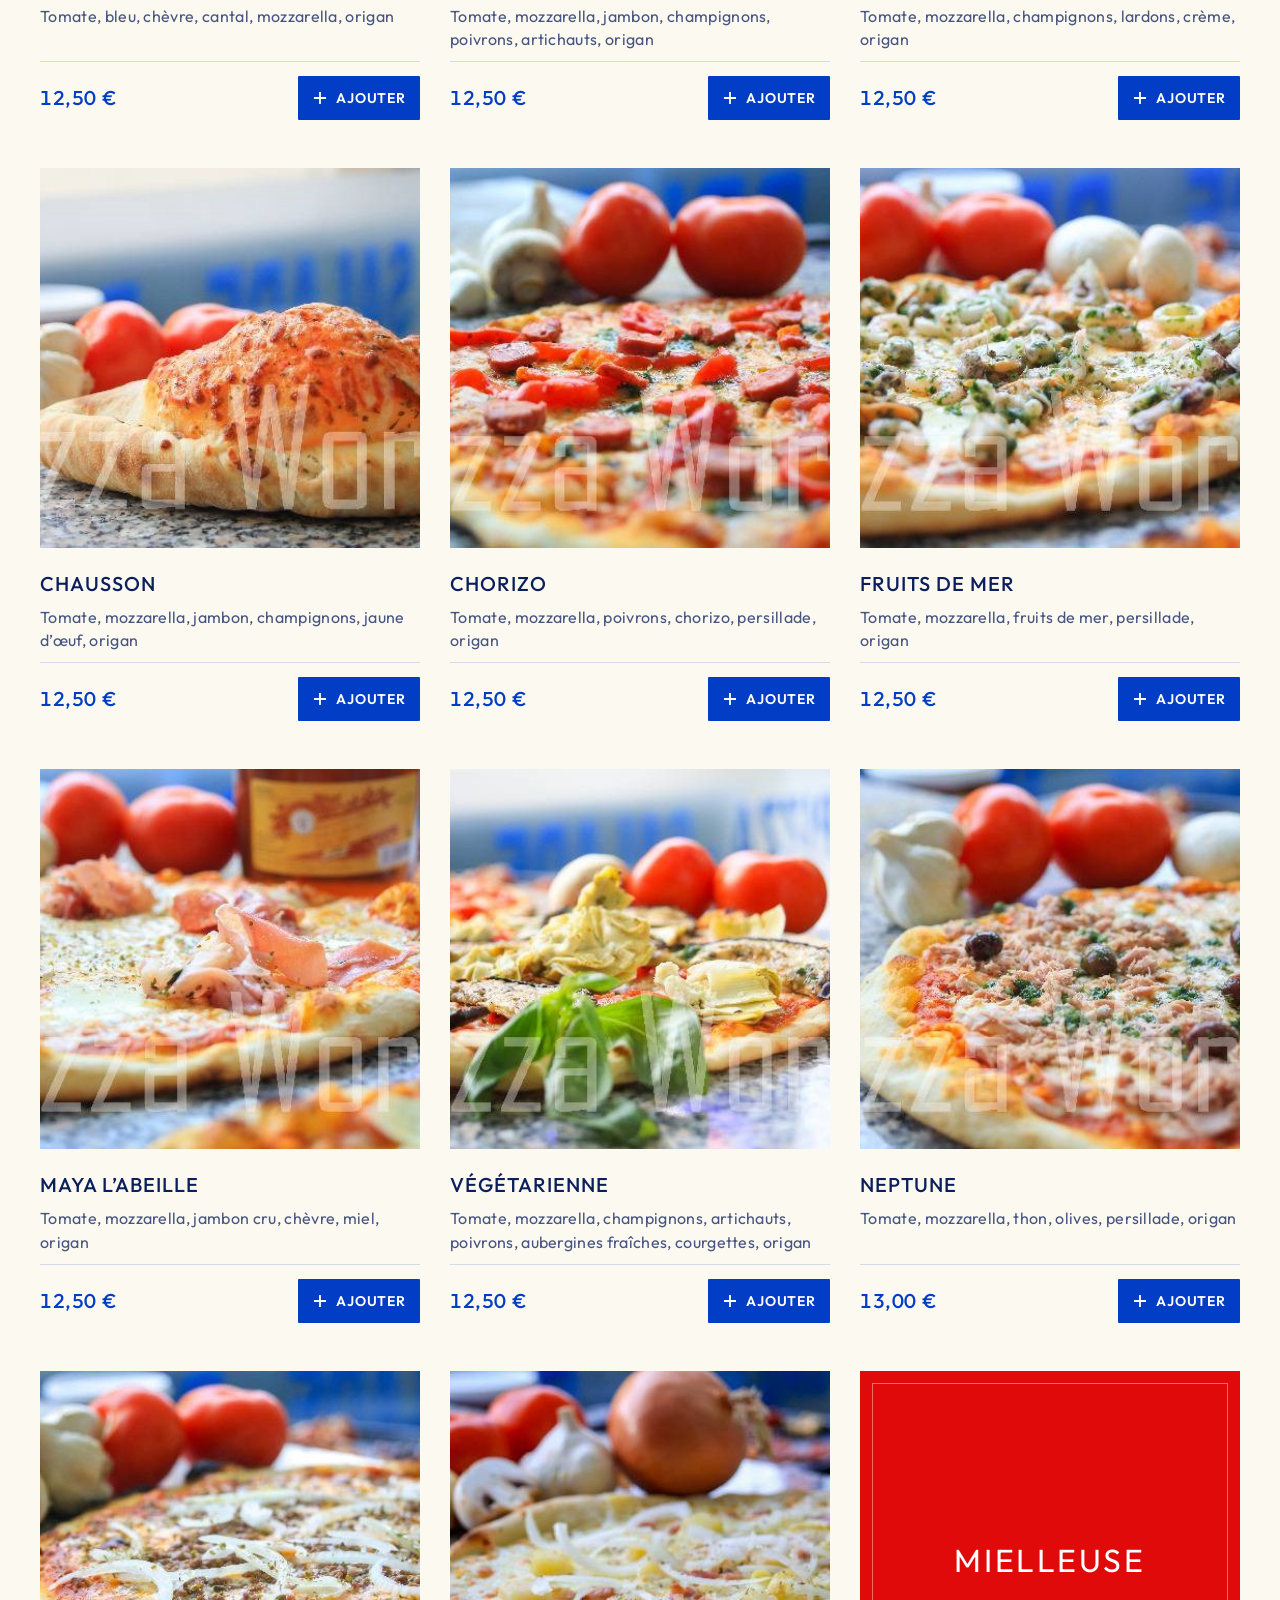
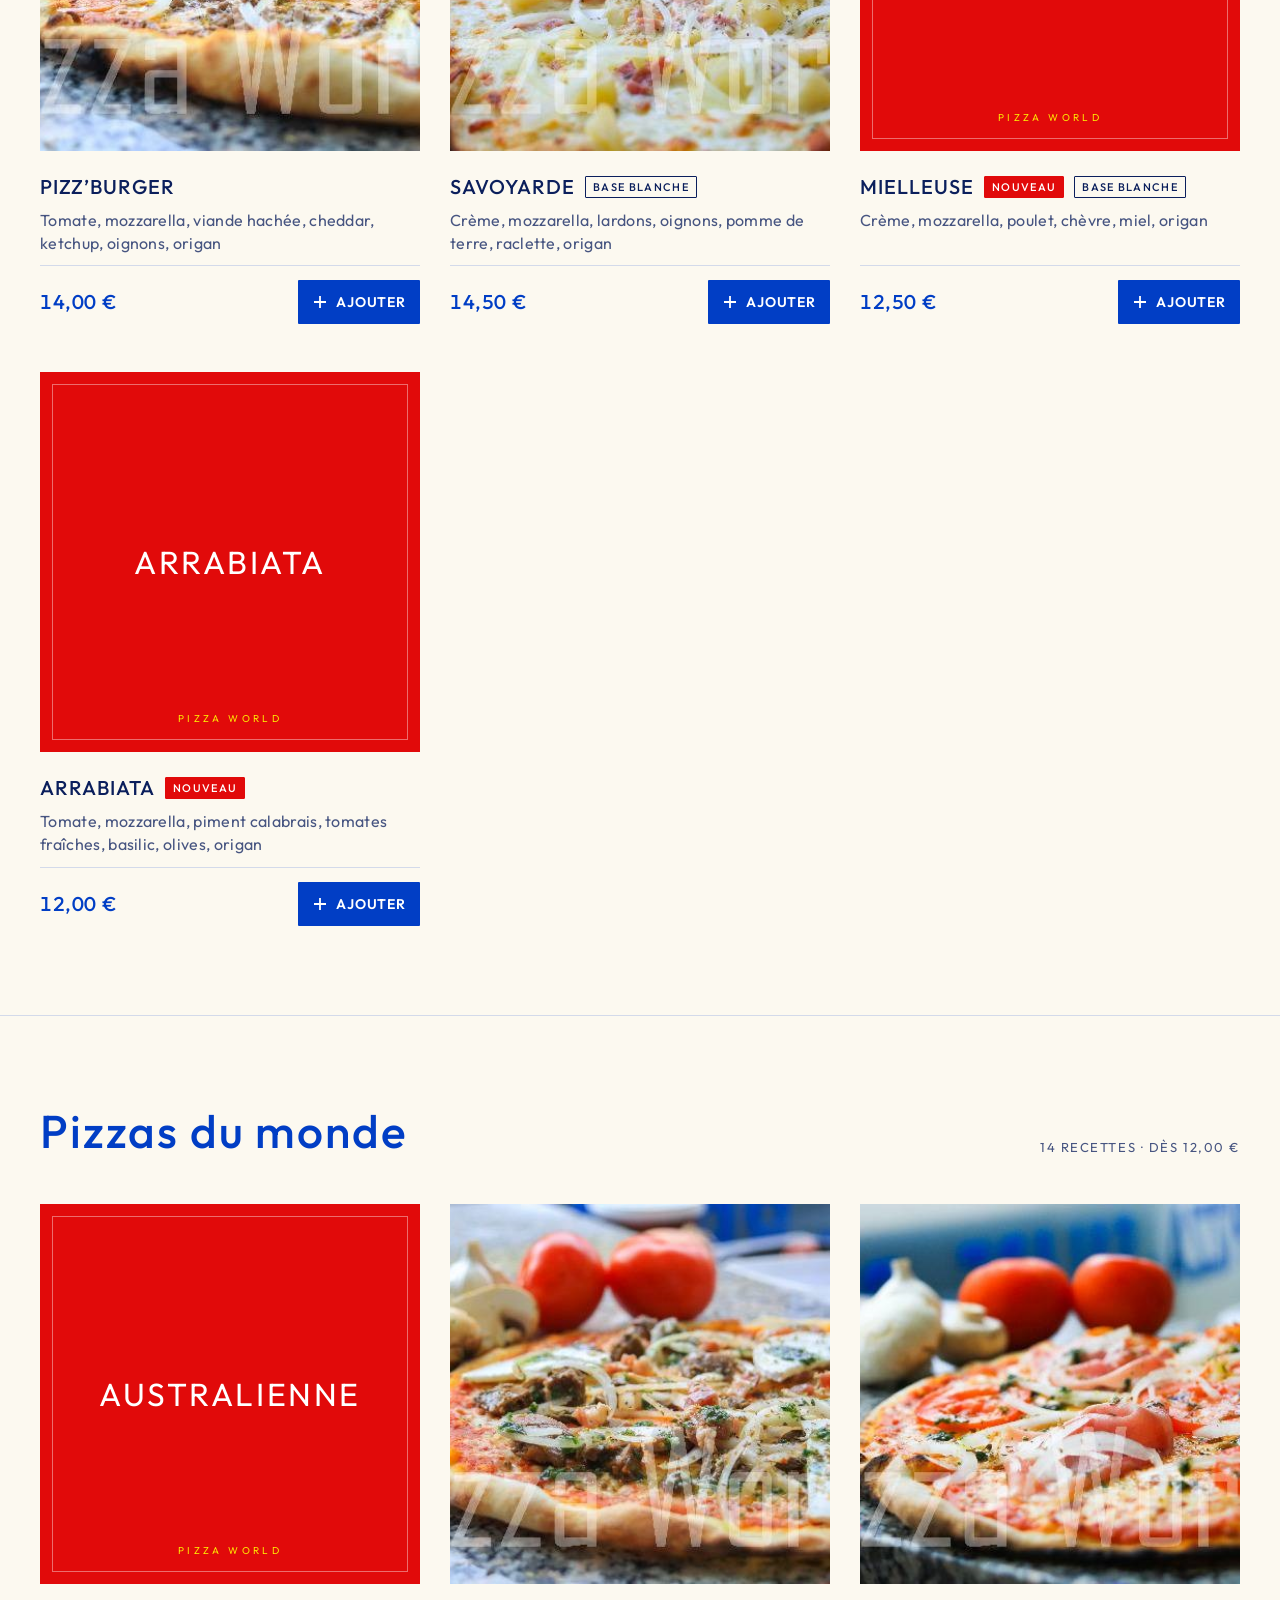
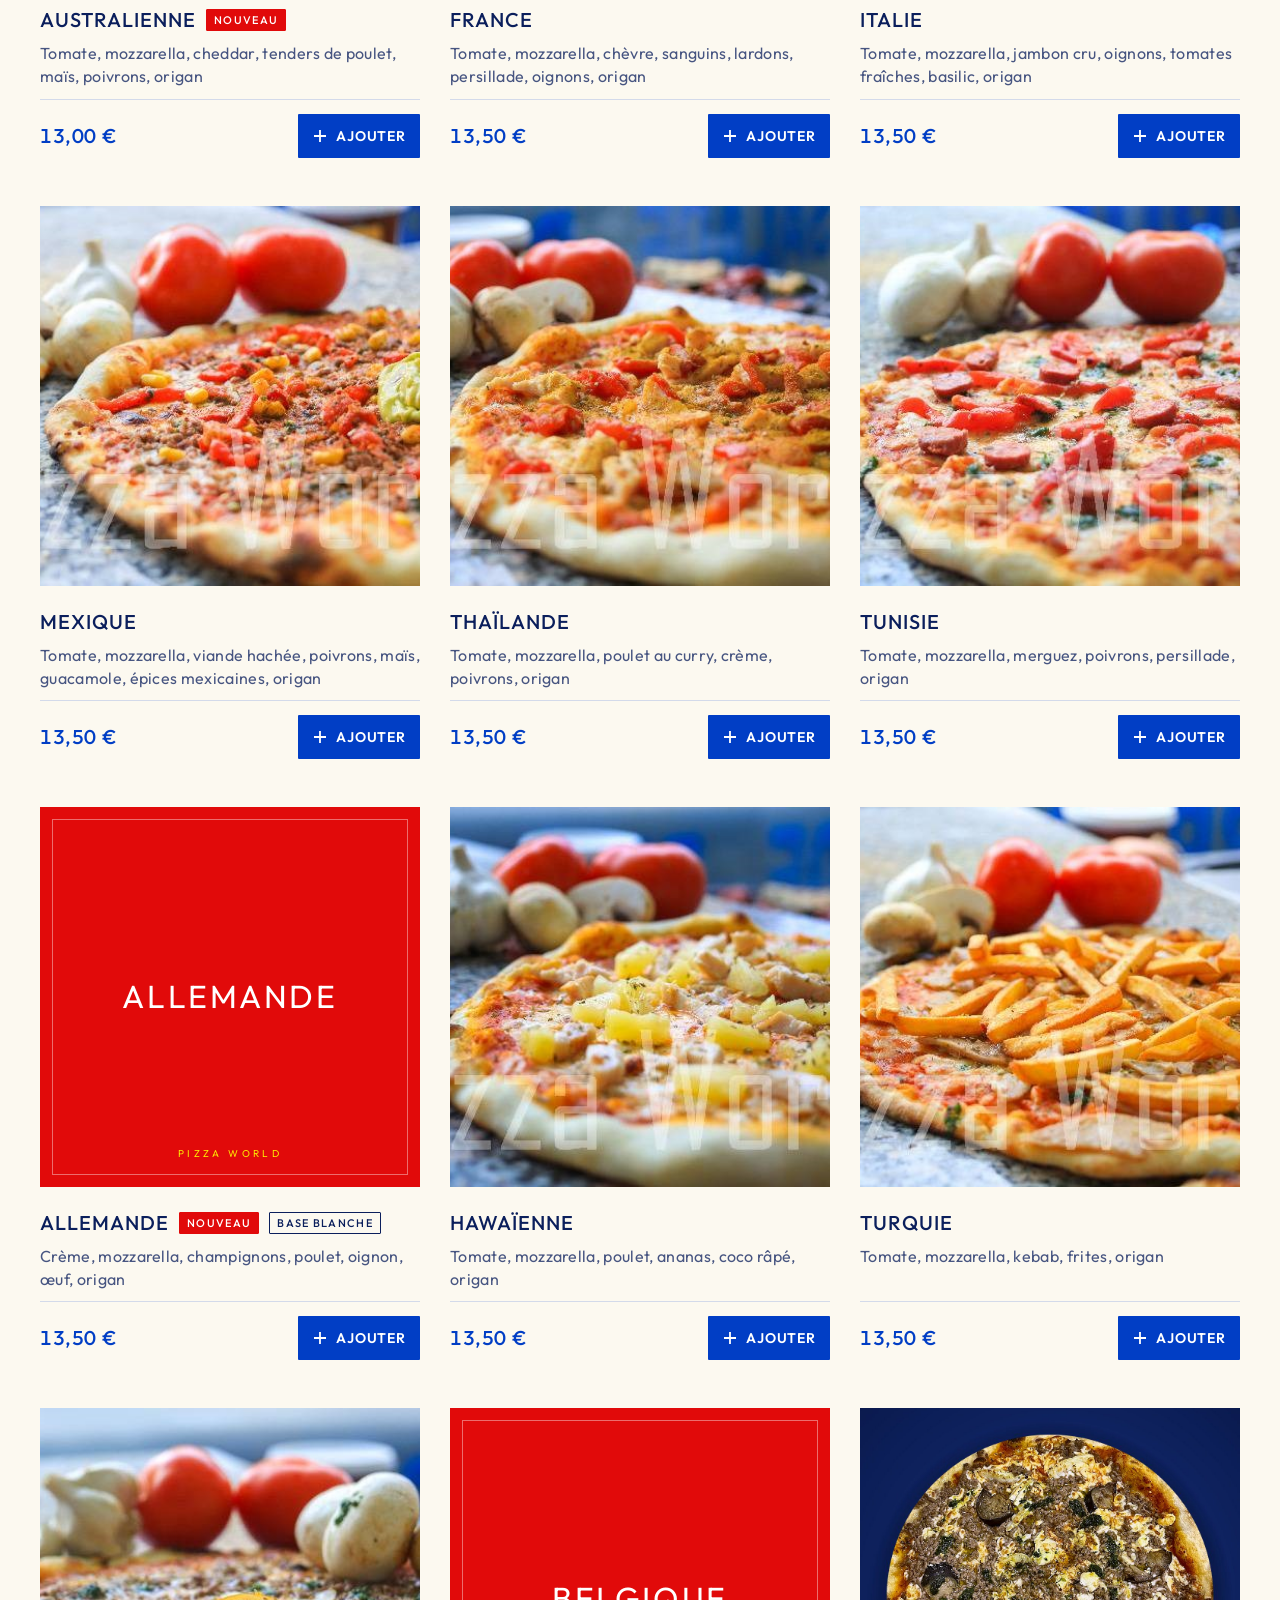
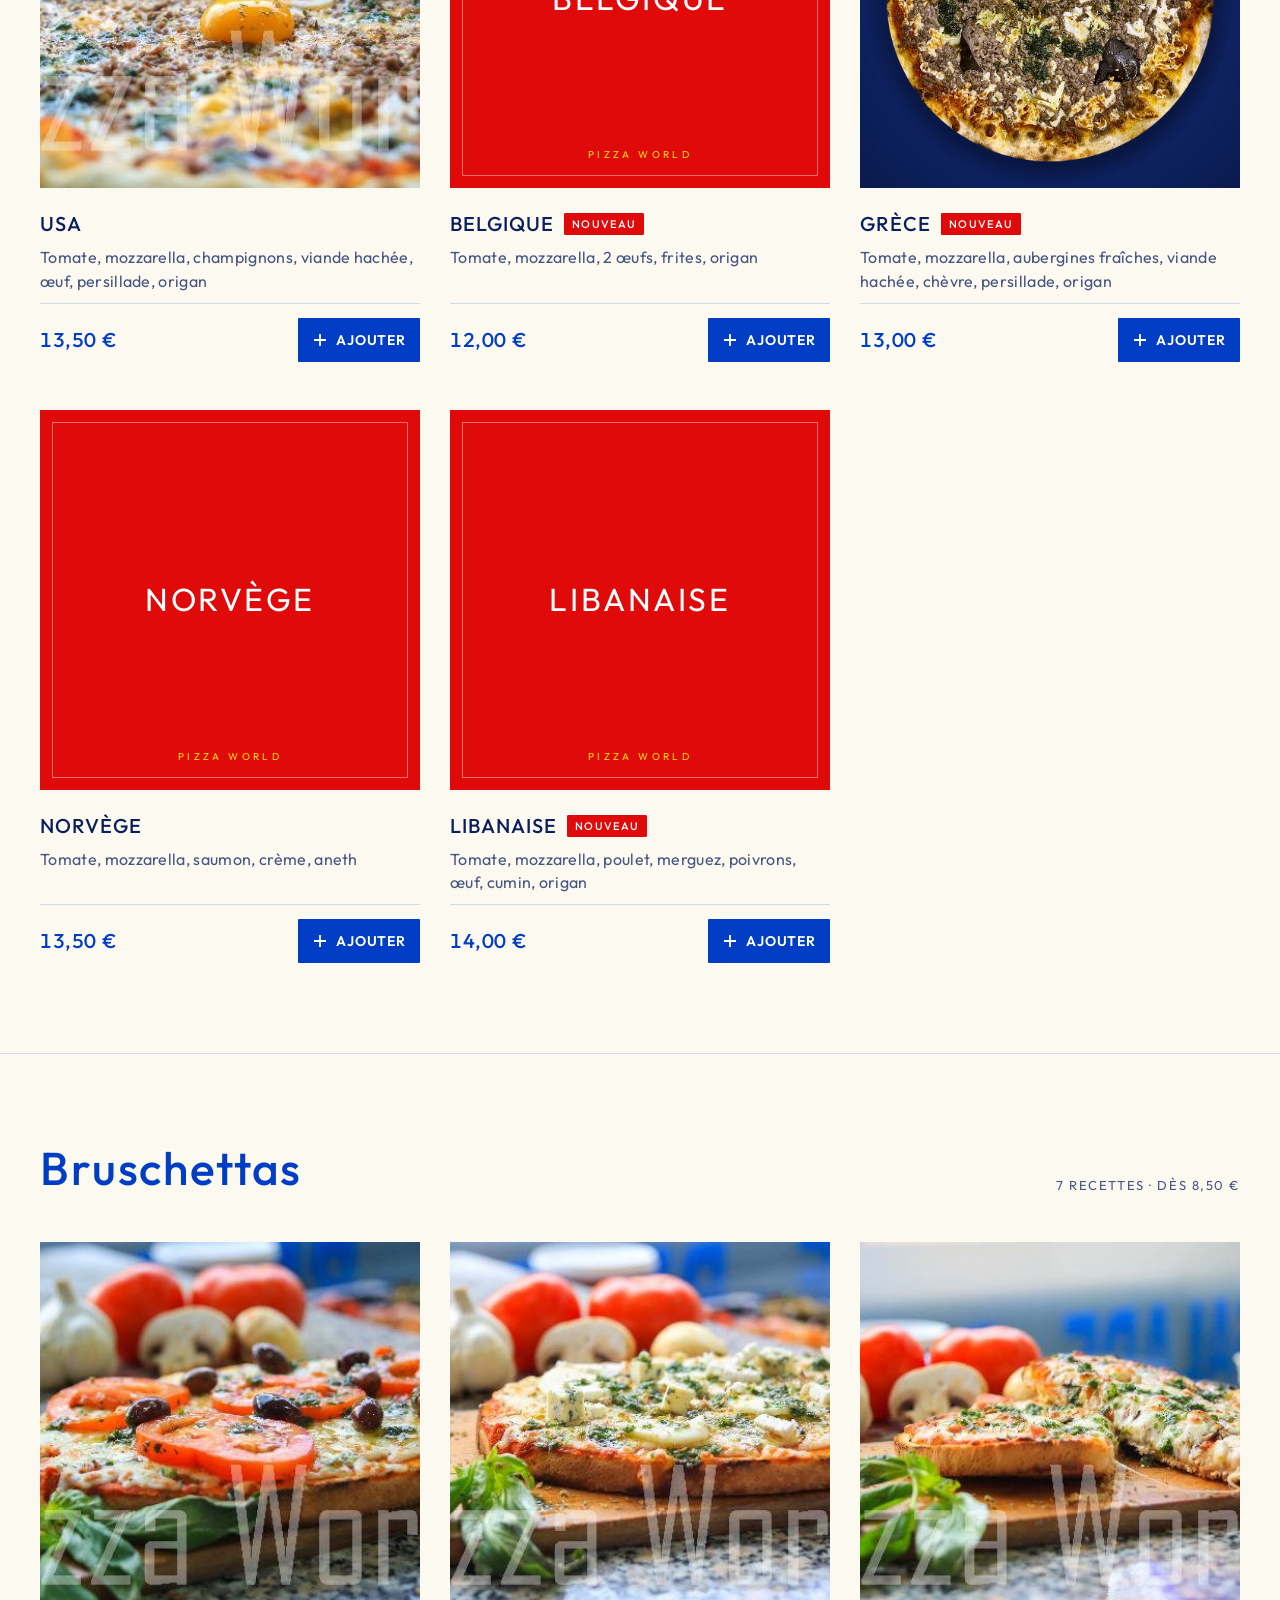
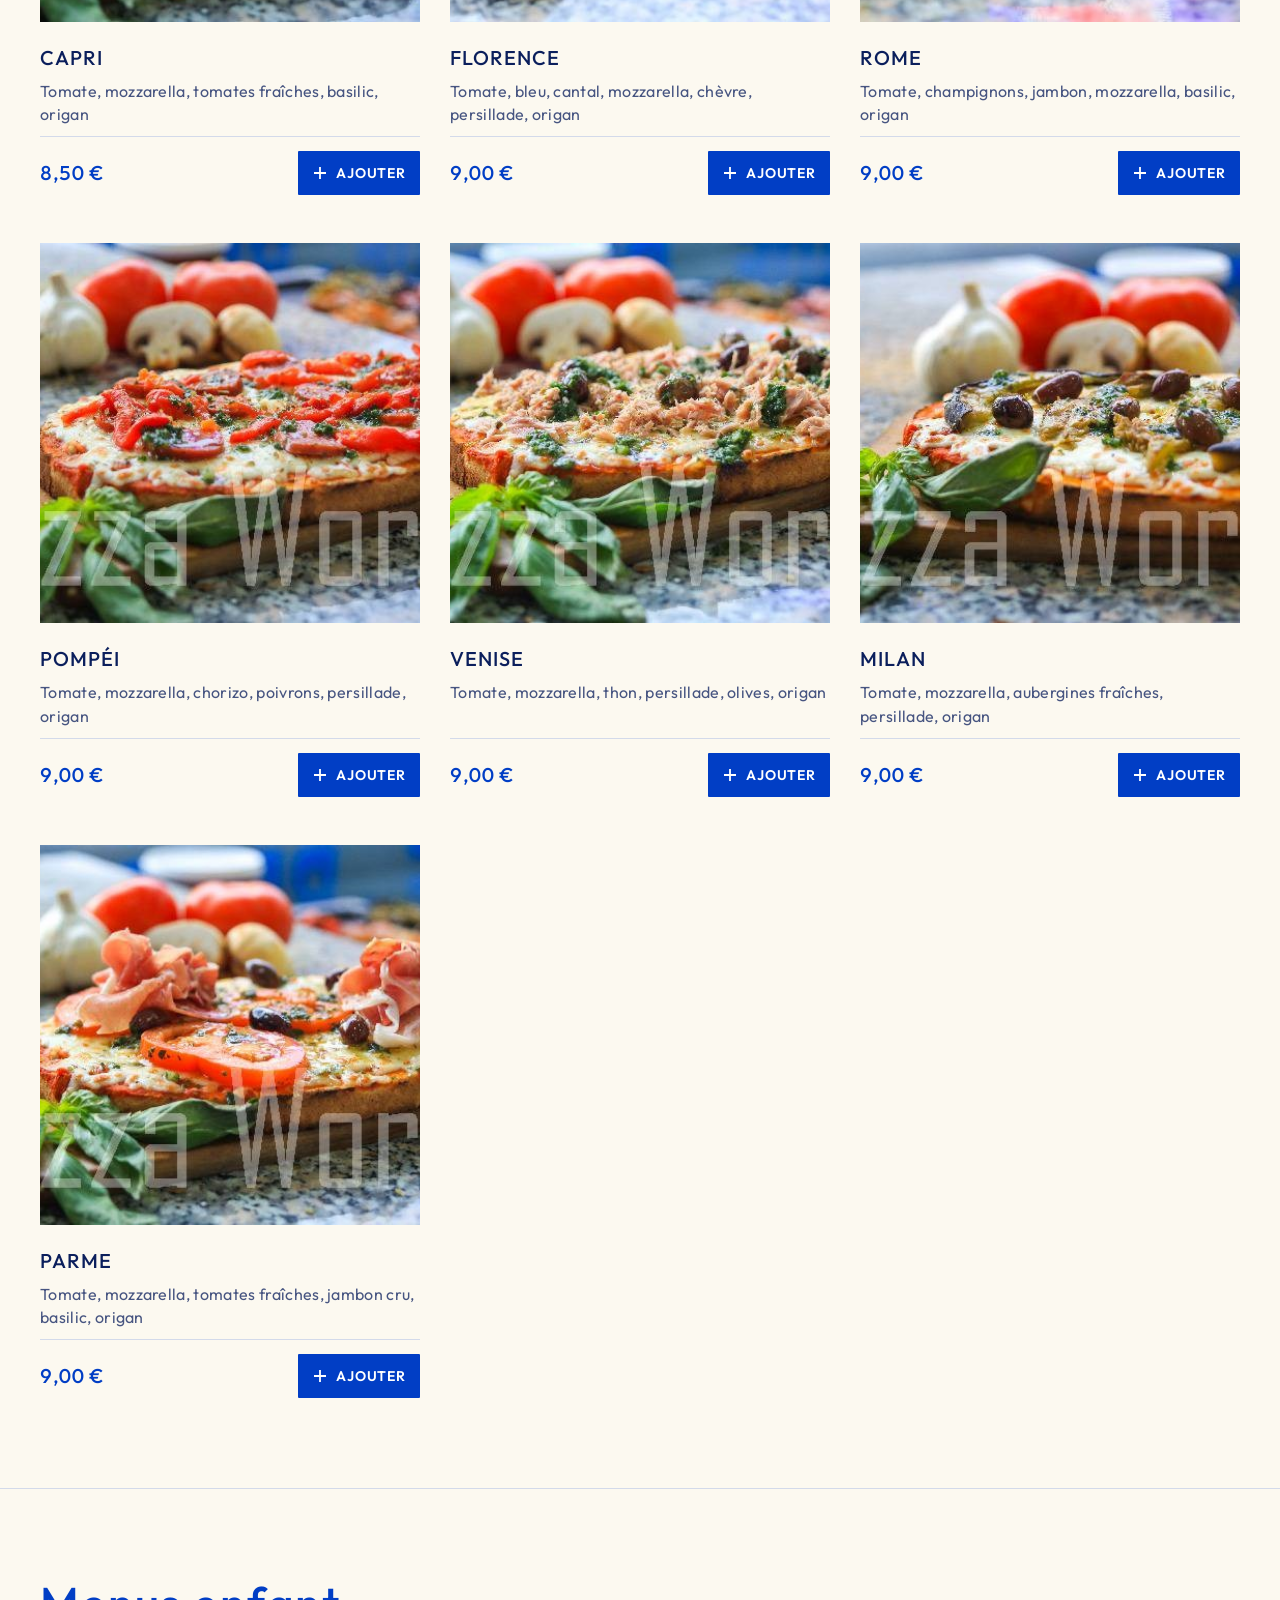
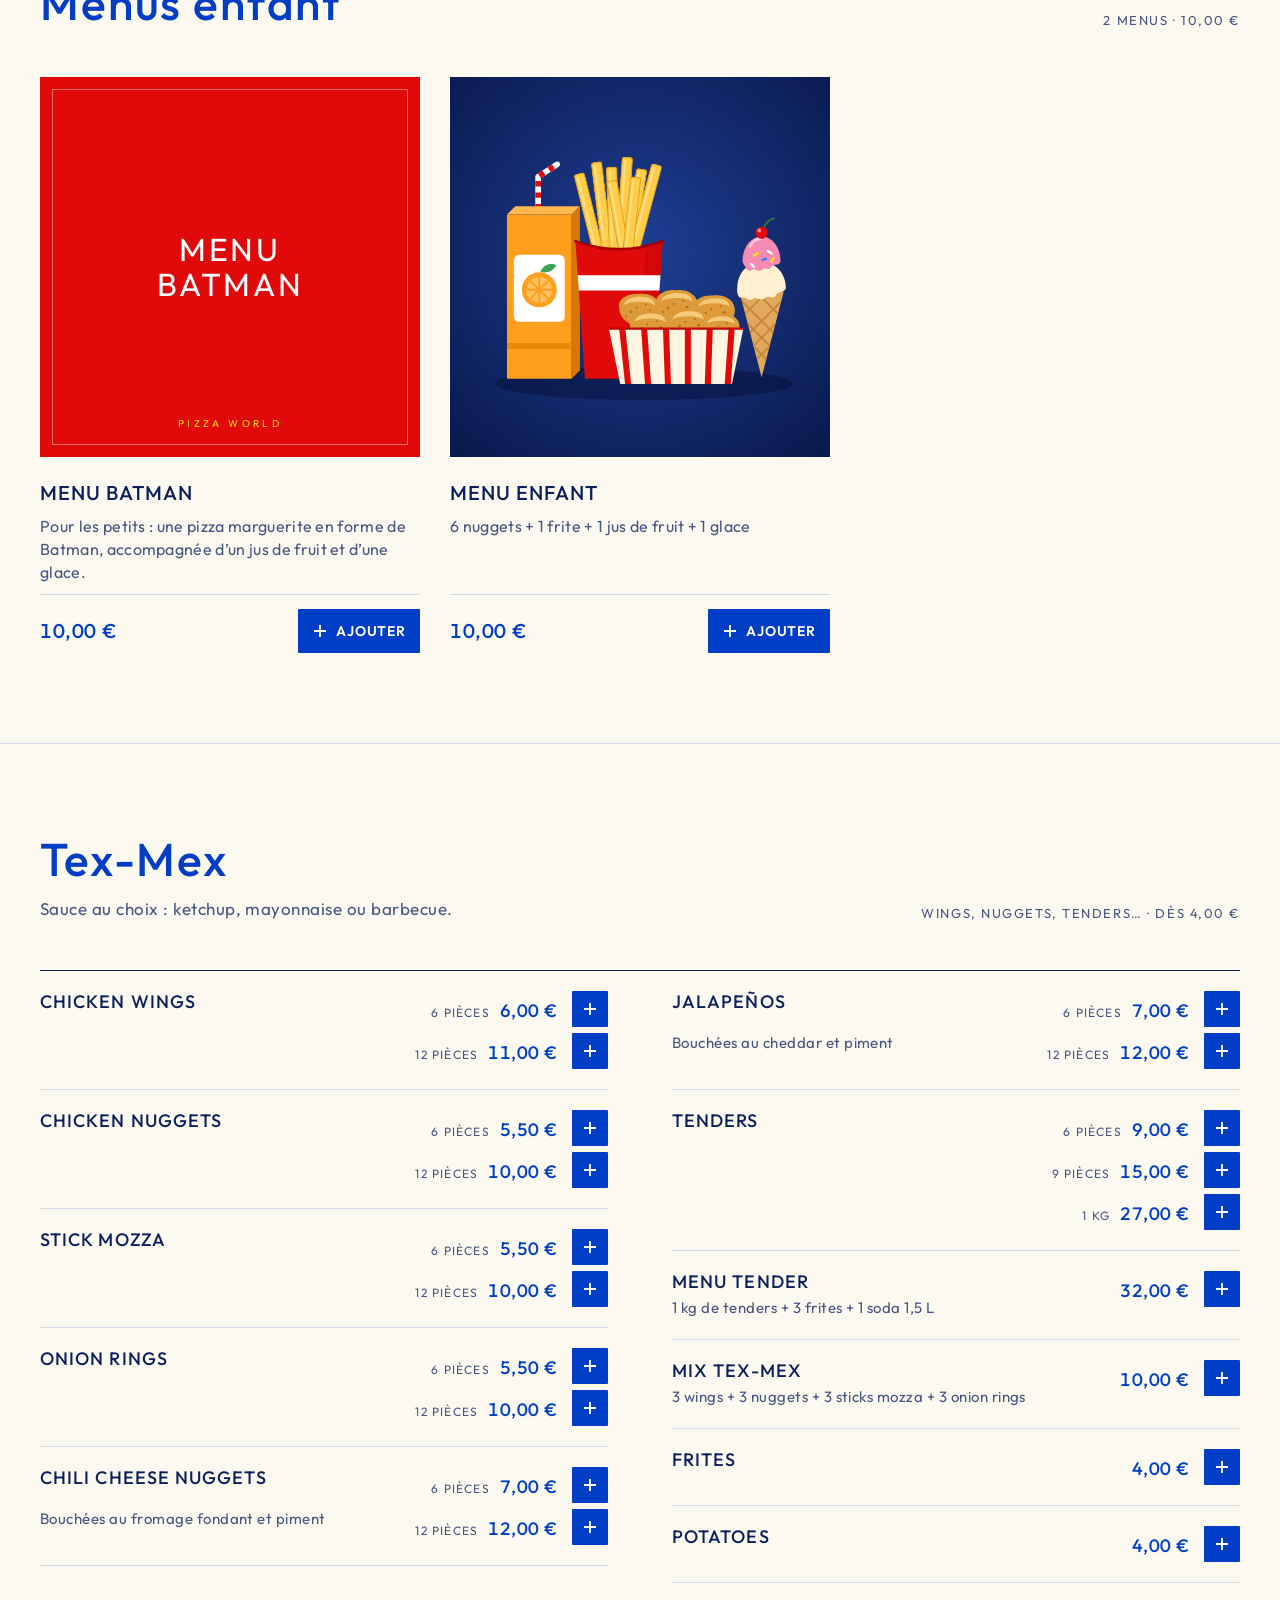
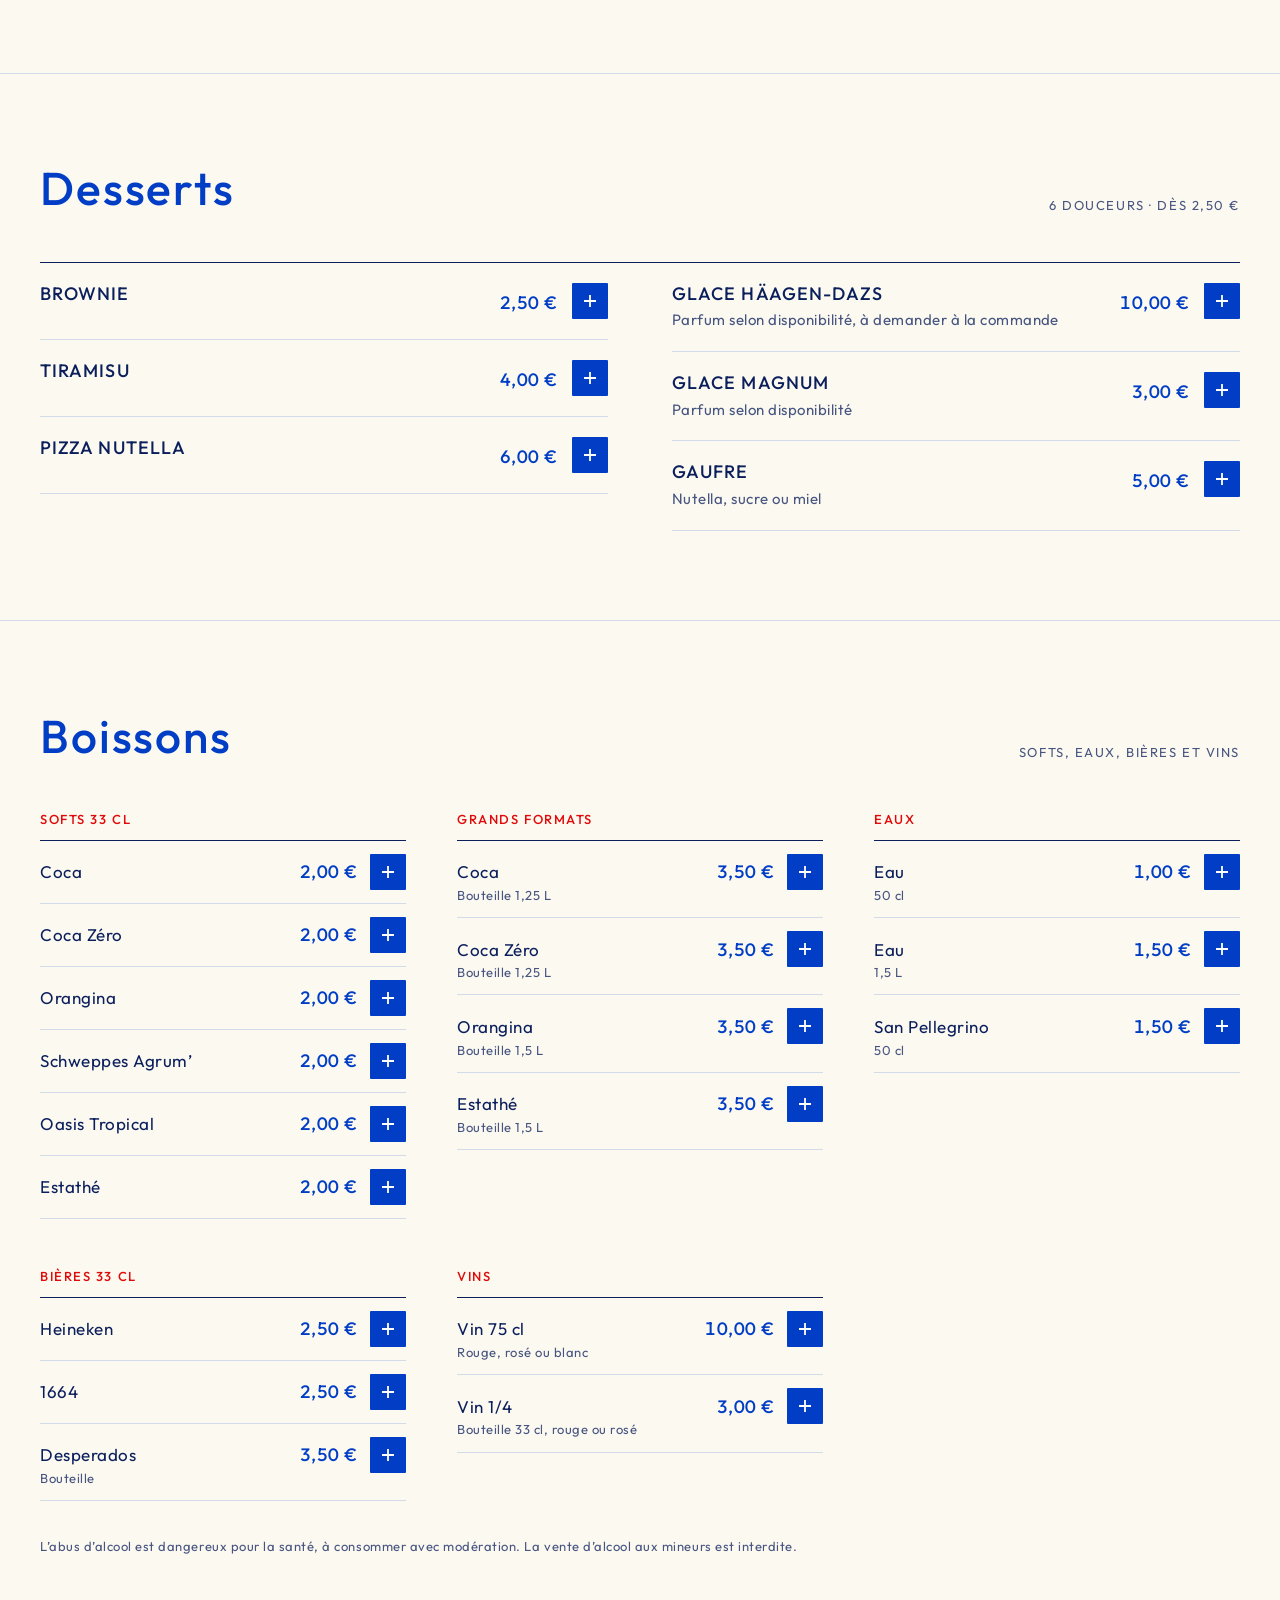
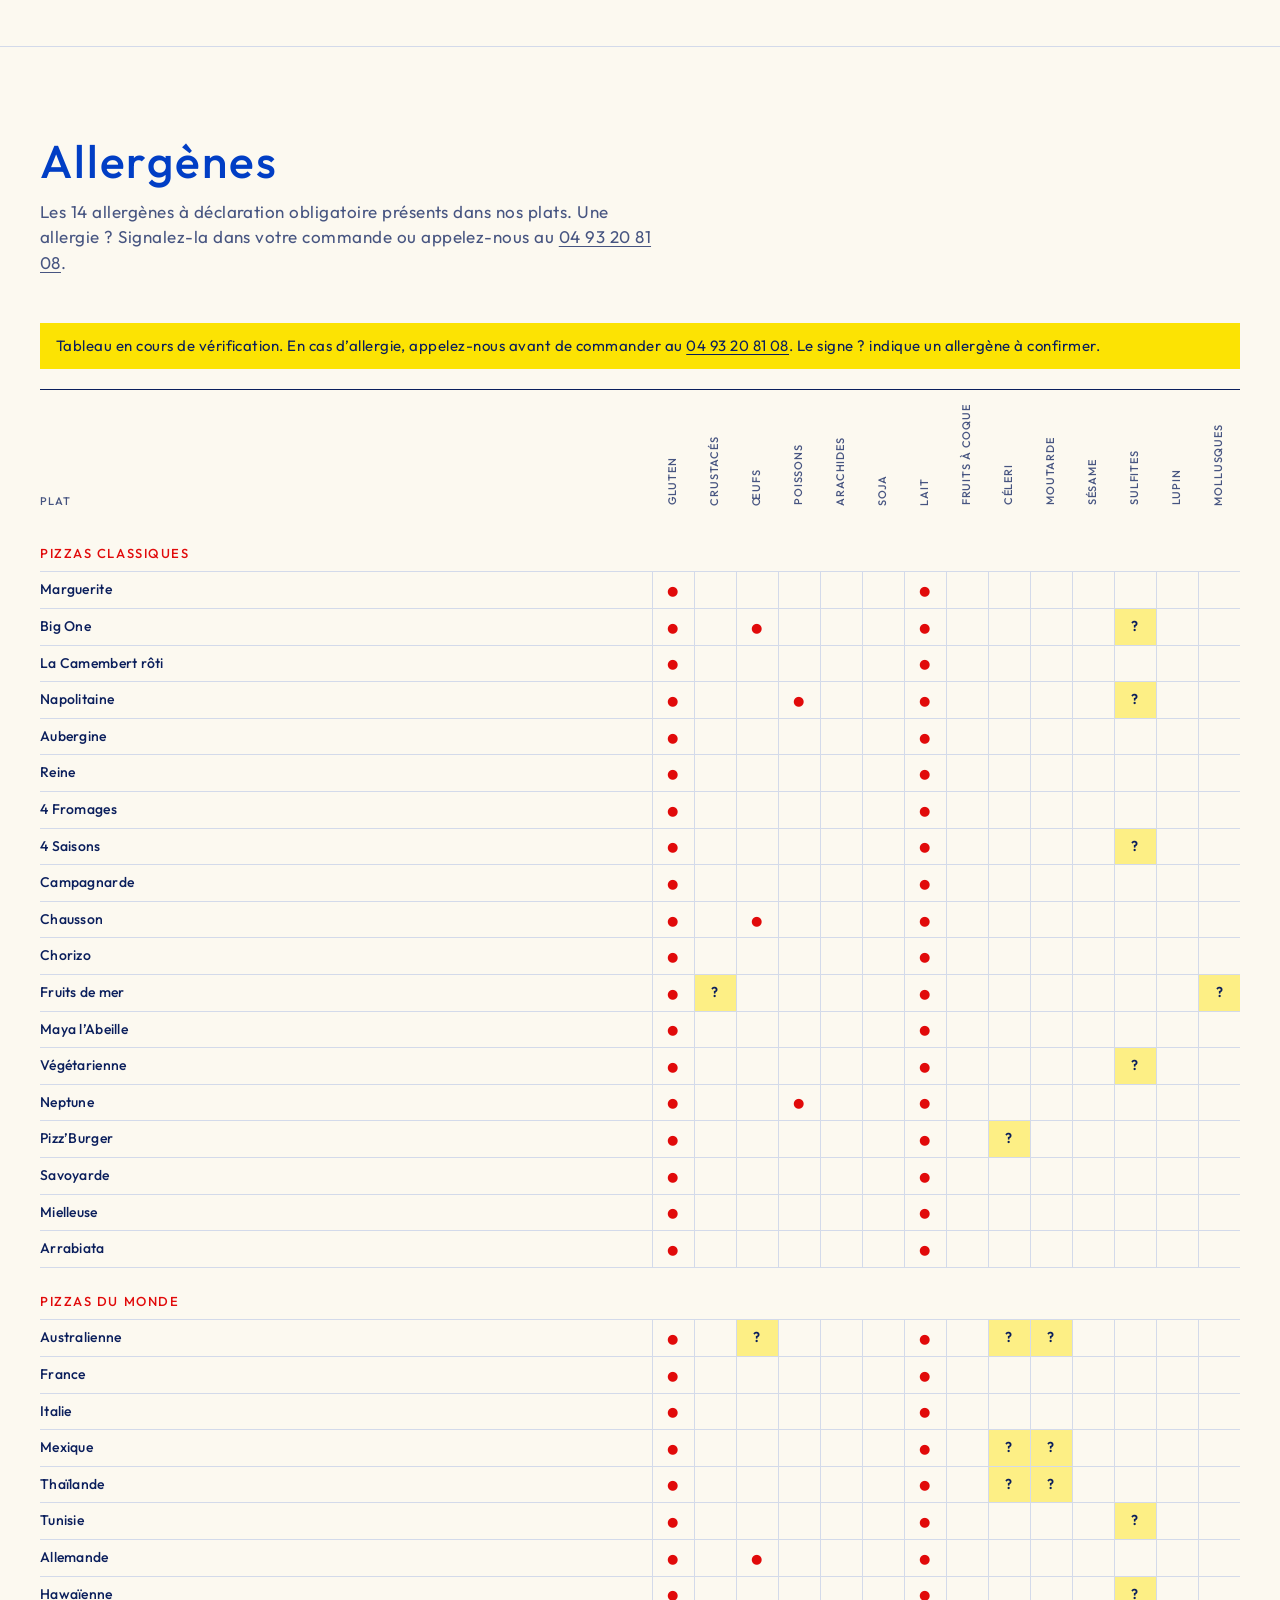
<file: tex-mex/index.html>
<!doctype html>
<html lang="fr">
<head>
<meta charset="utf-8">
<title>Page d&eacute;plac&eacute;e &middot; Pizza World Cagnes-sur-Mer</title>
<meta name="robots" content="noindex">
<link rel="canonical" href="https://cagnes.pizzaworld.fr/carte.html">
<meta http-equiv="refresh" content="0; url=/carte.html#tex-mex">
<script>location.replace("/carte.html#tex-mex");</script>
</head>
<body><p>Cette page a d&eacute;m&eacute;nag&eacute; : <a href="/carte.html#tex-mex">continuer</a>.</p></body>
</html>
</file>
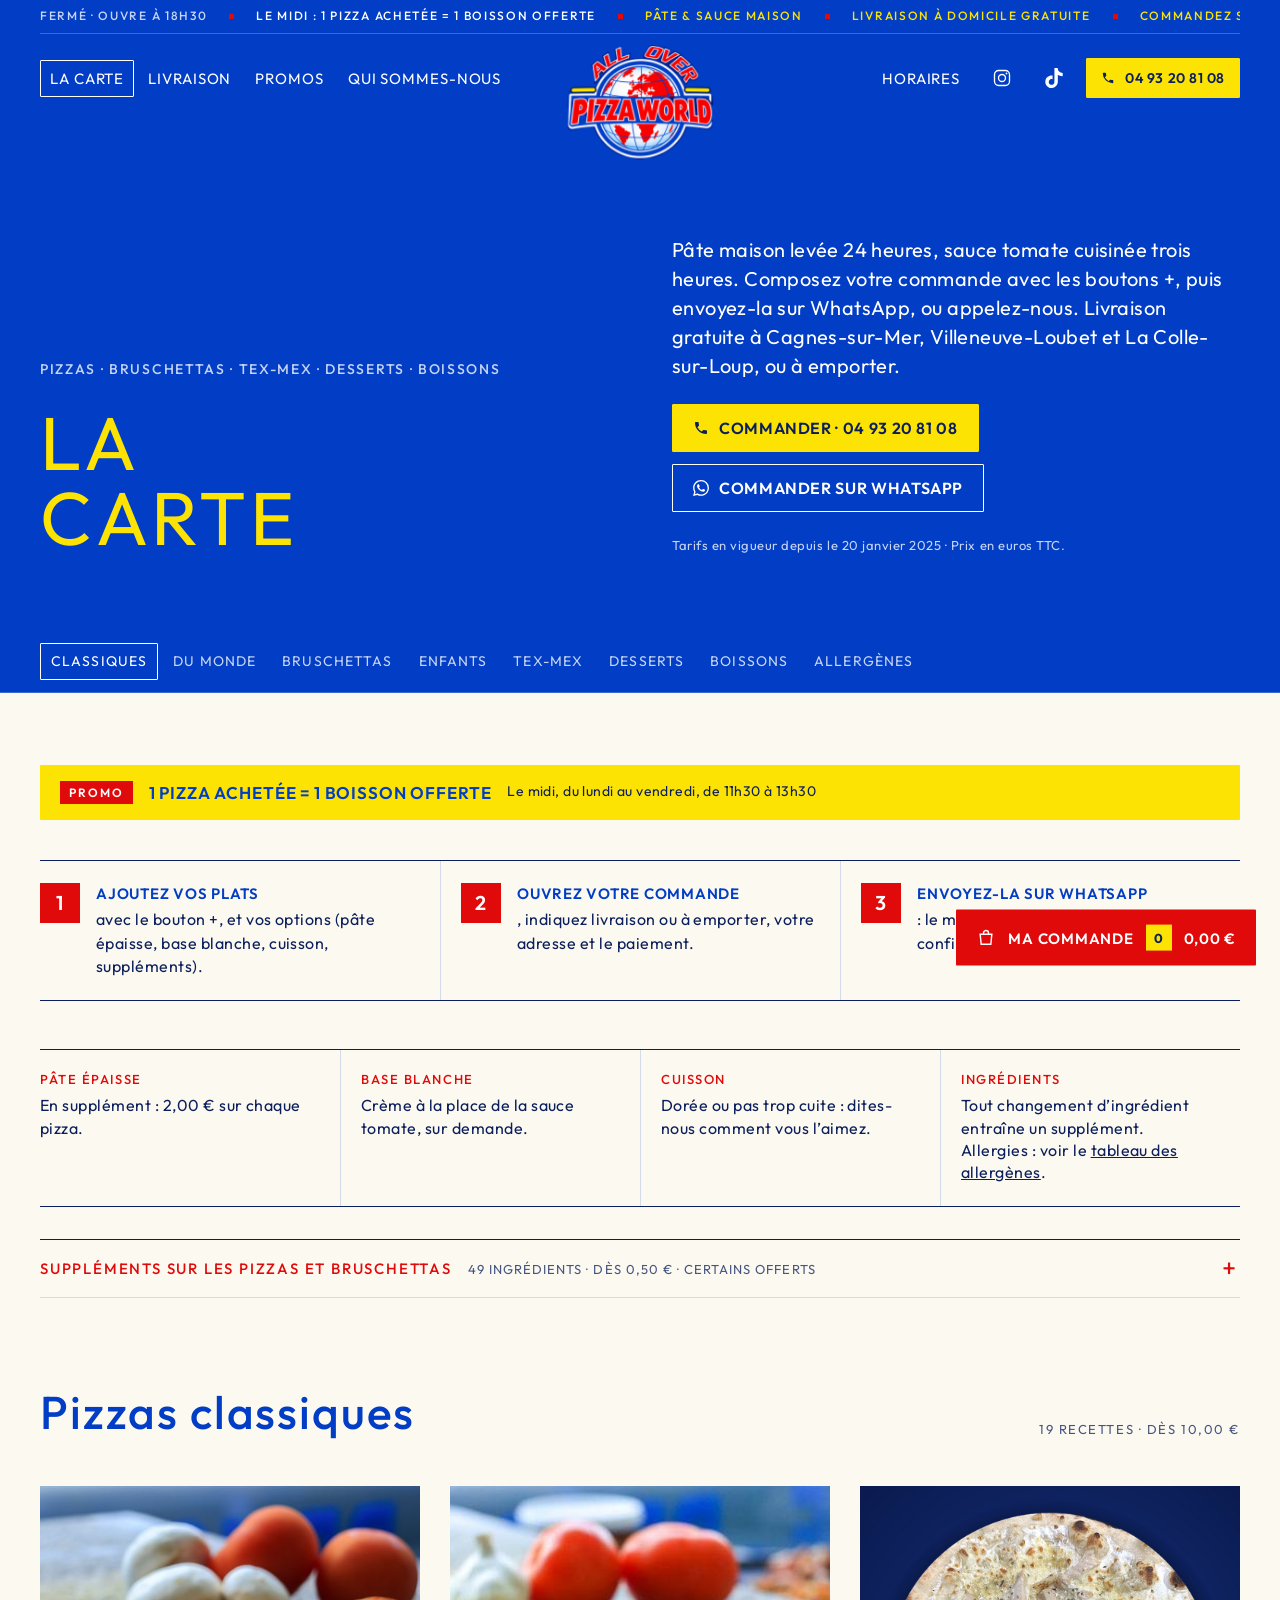
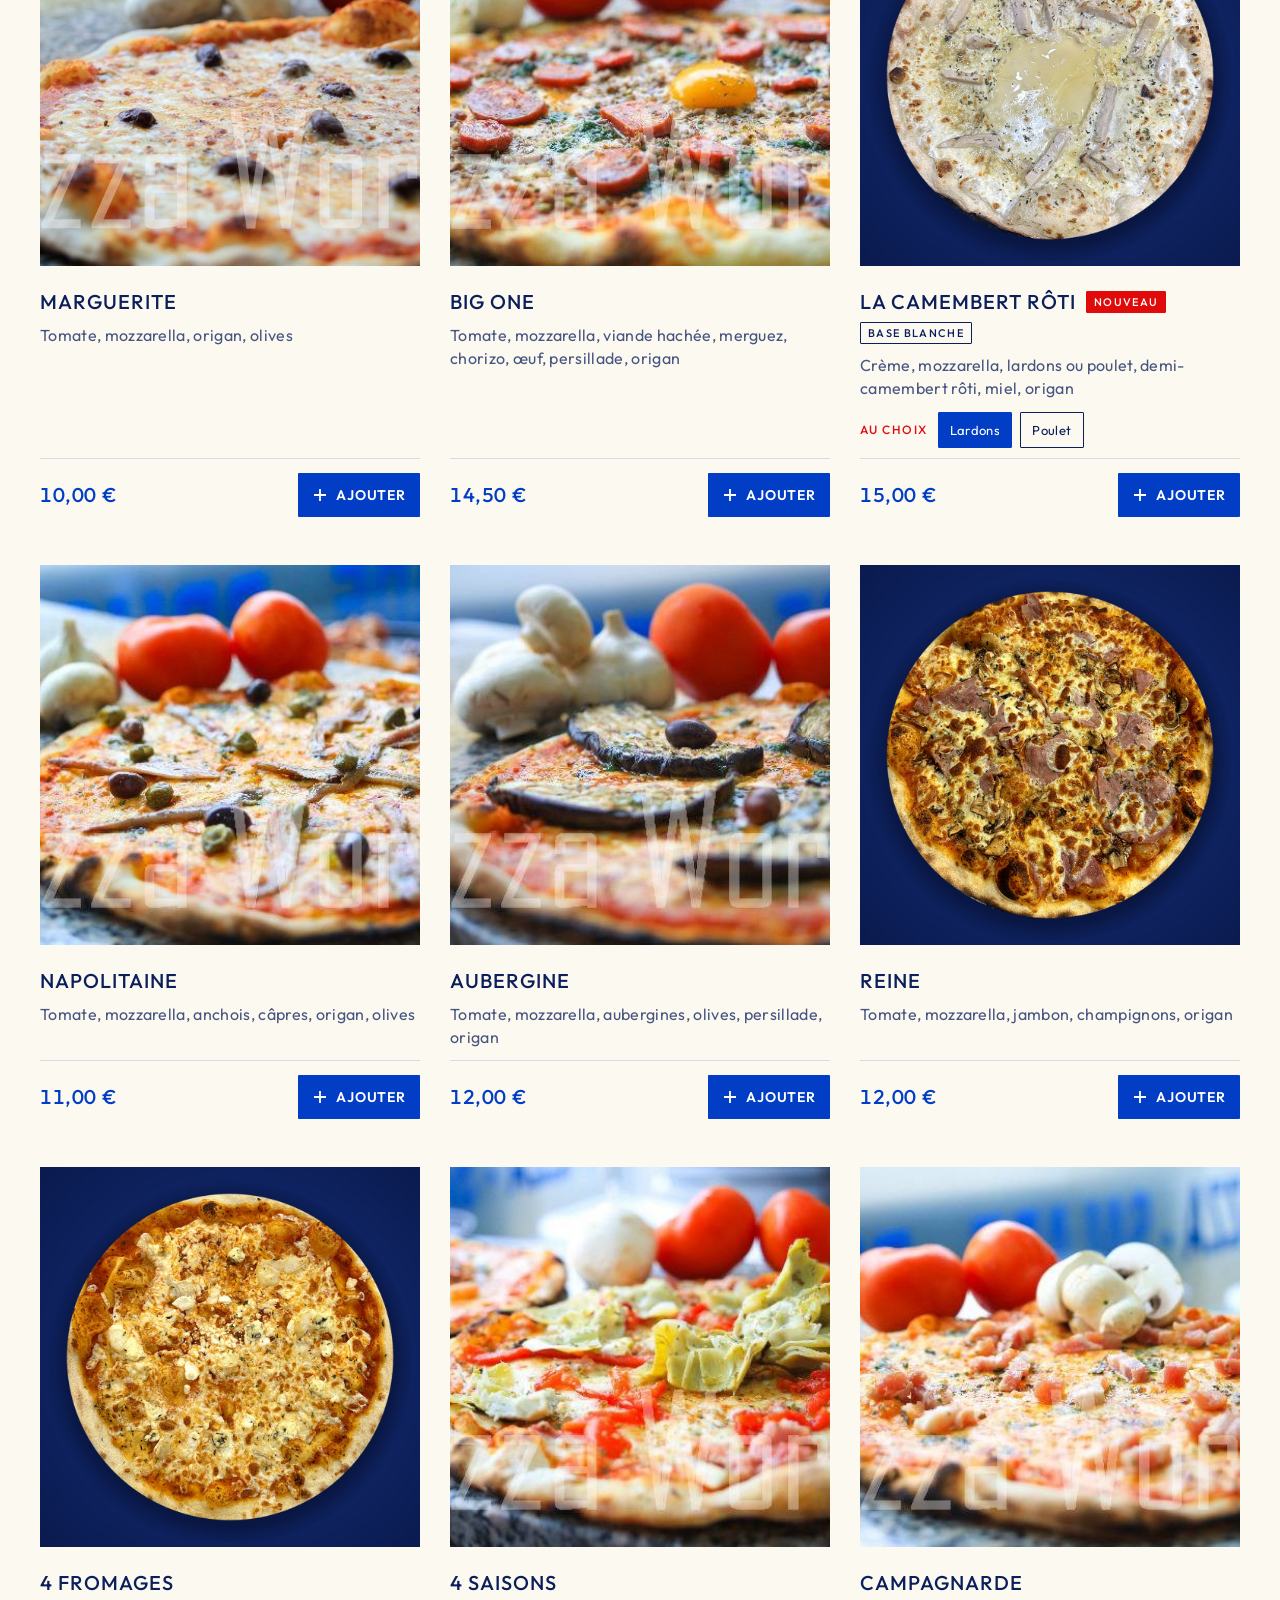
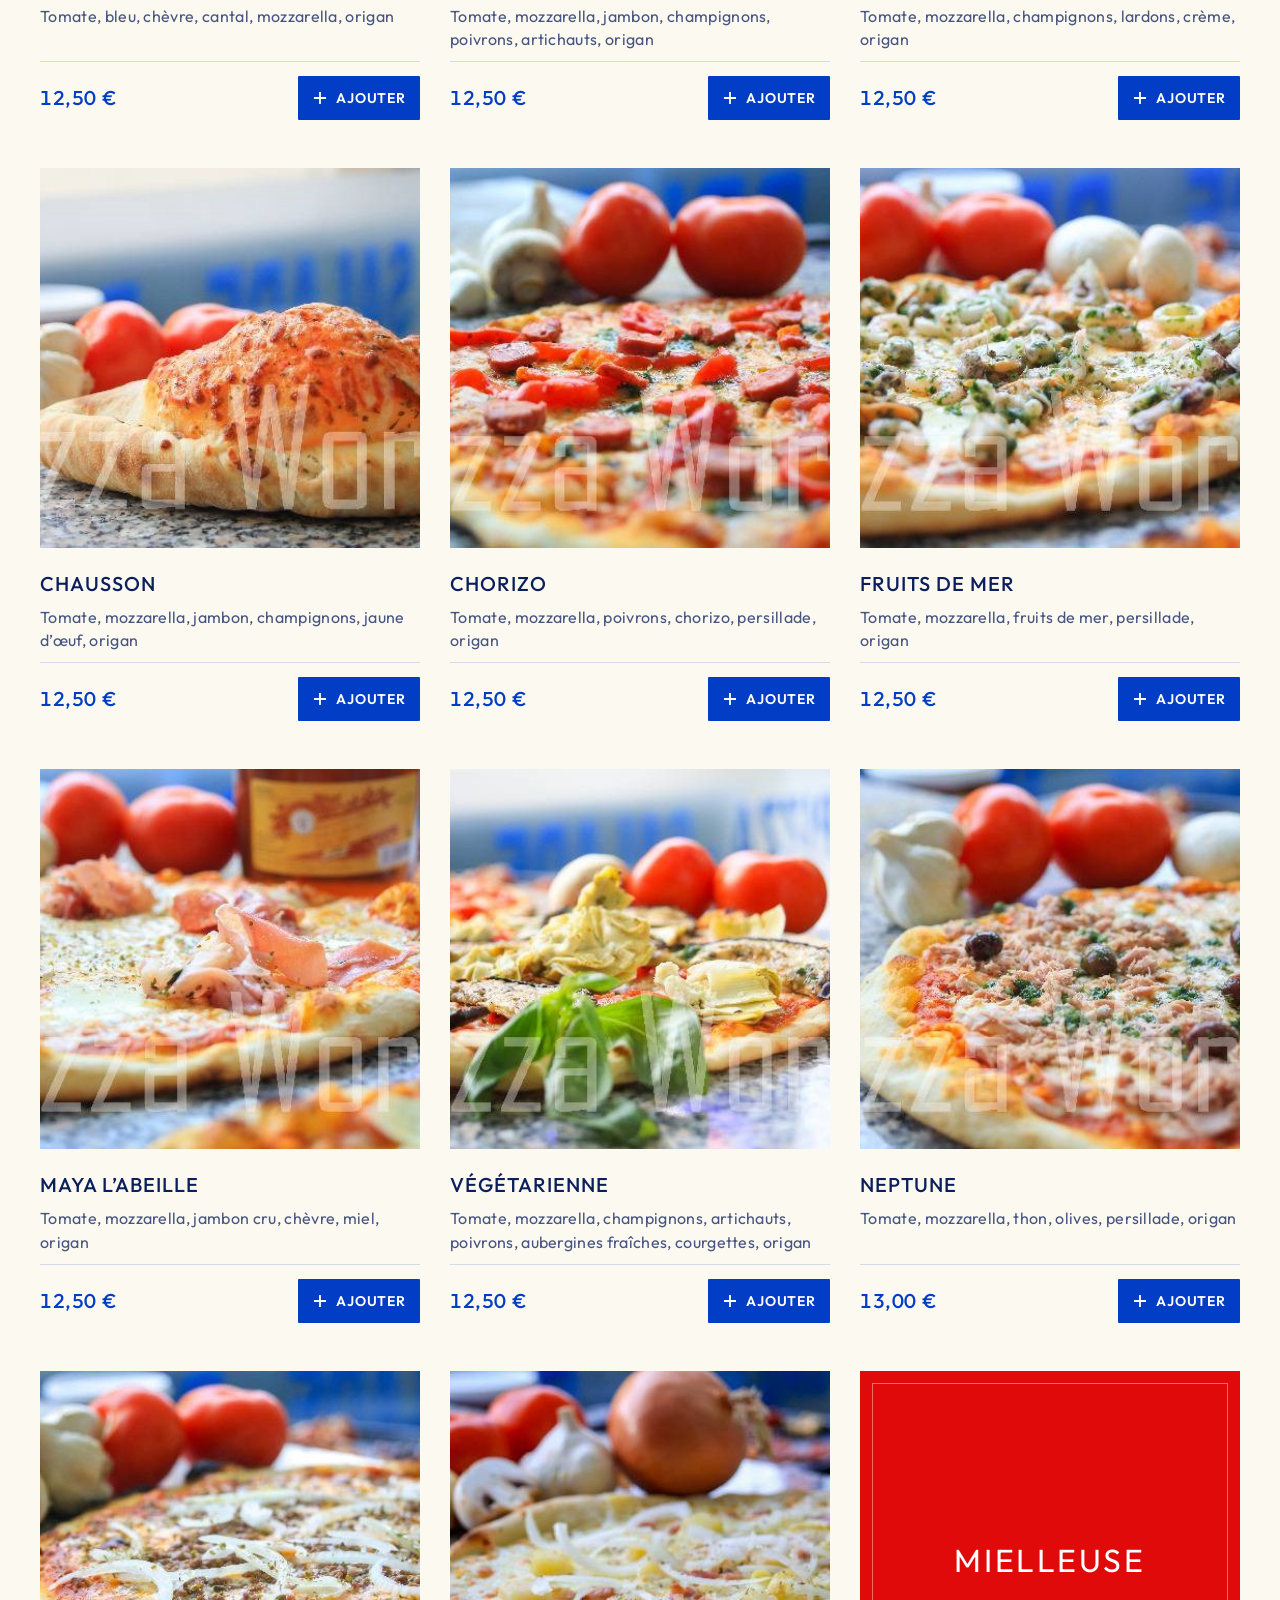
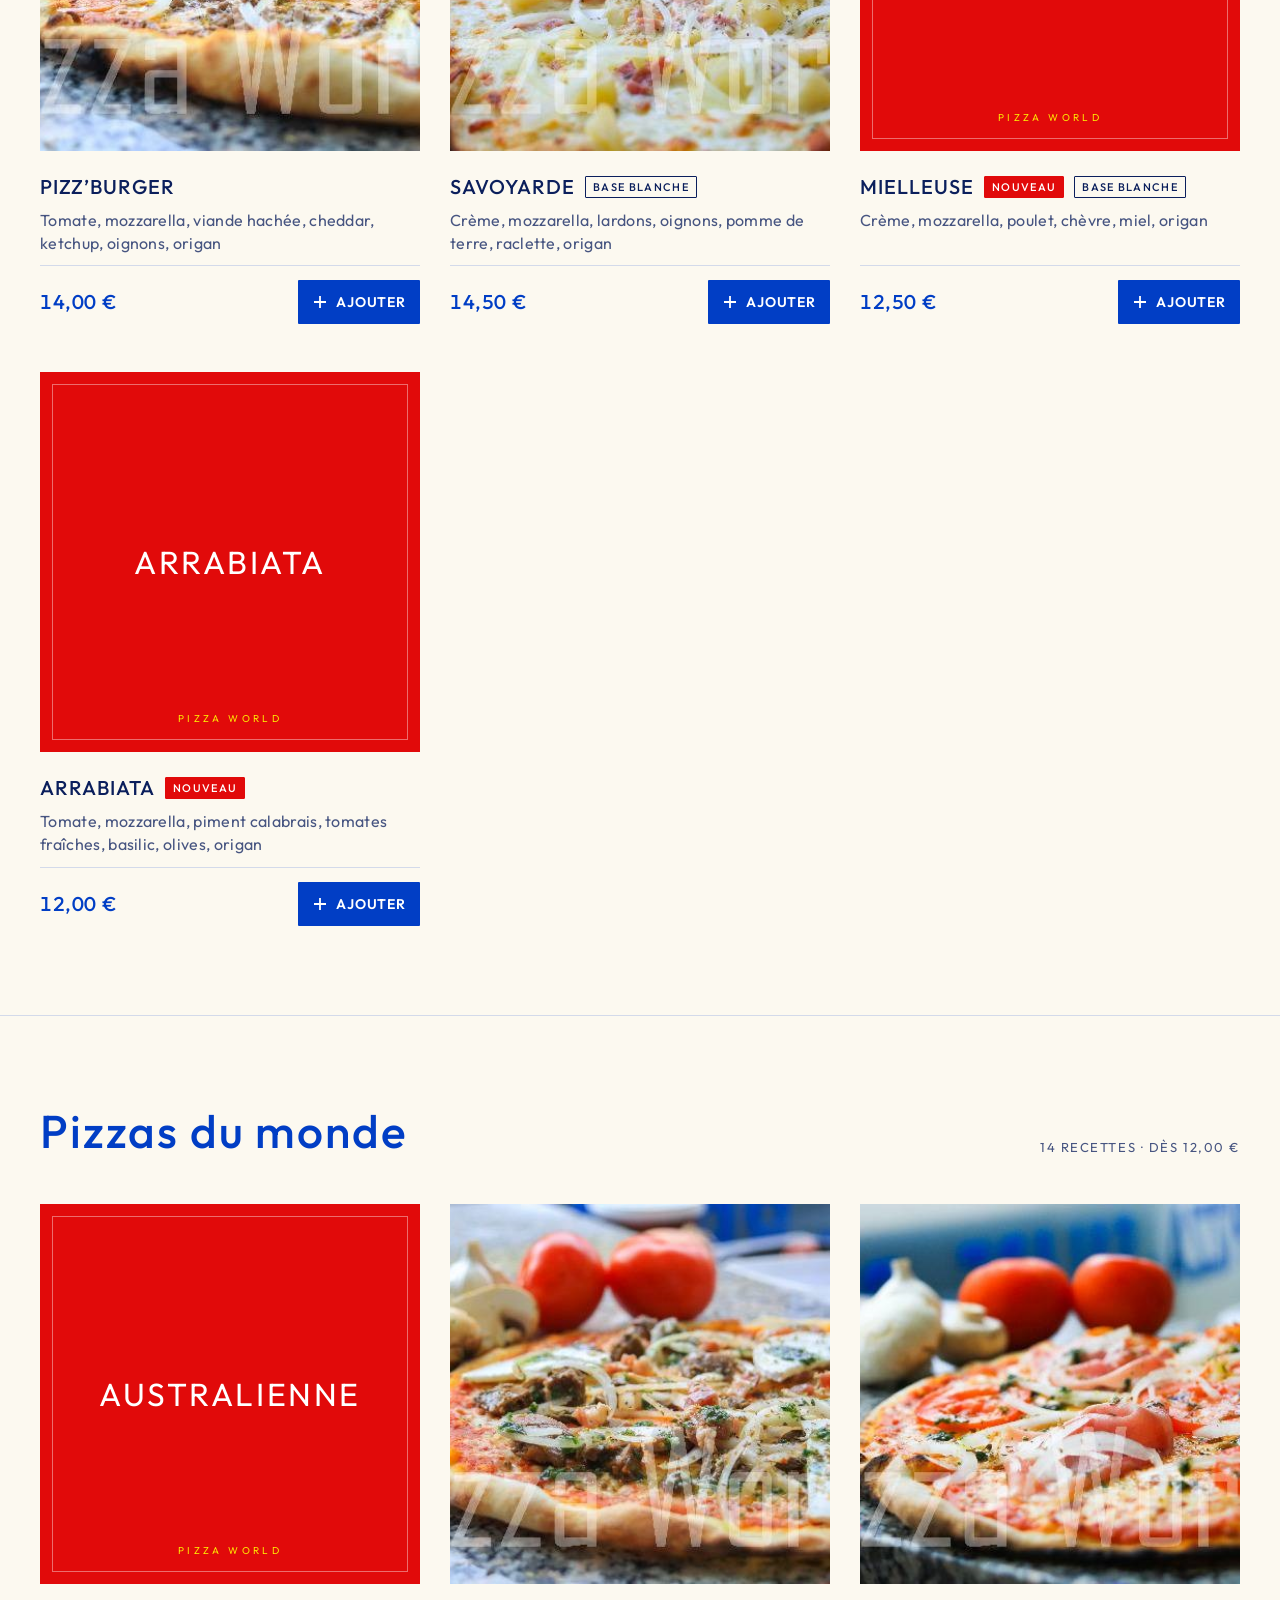
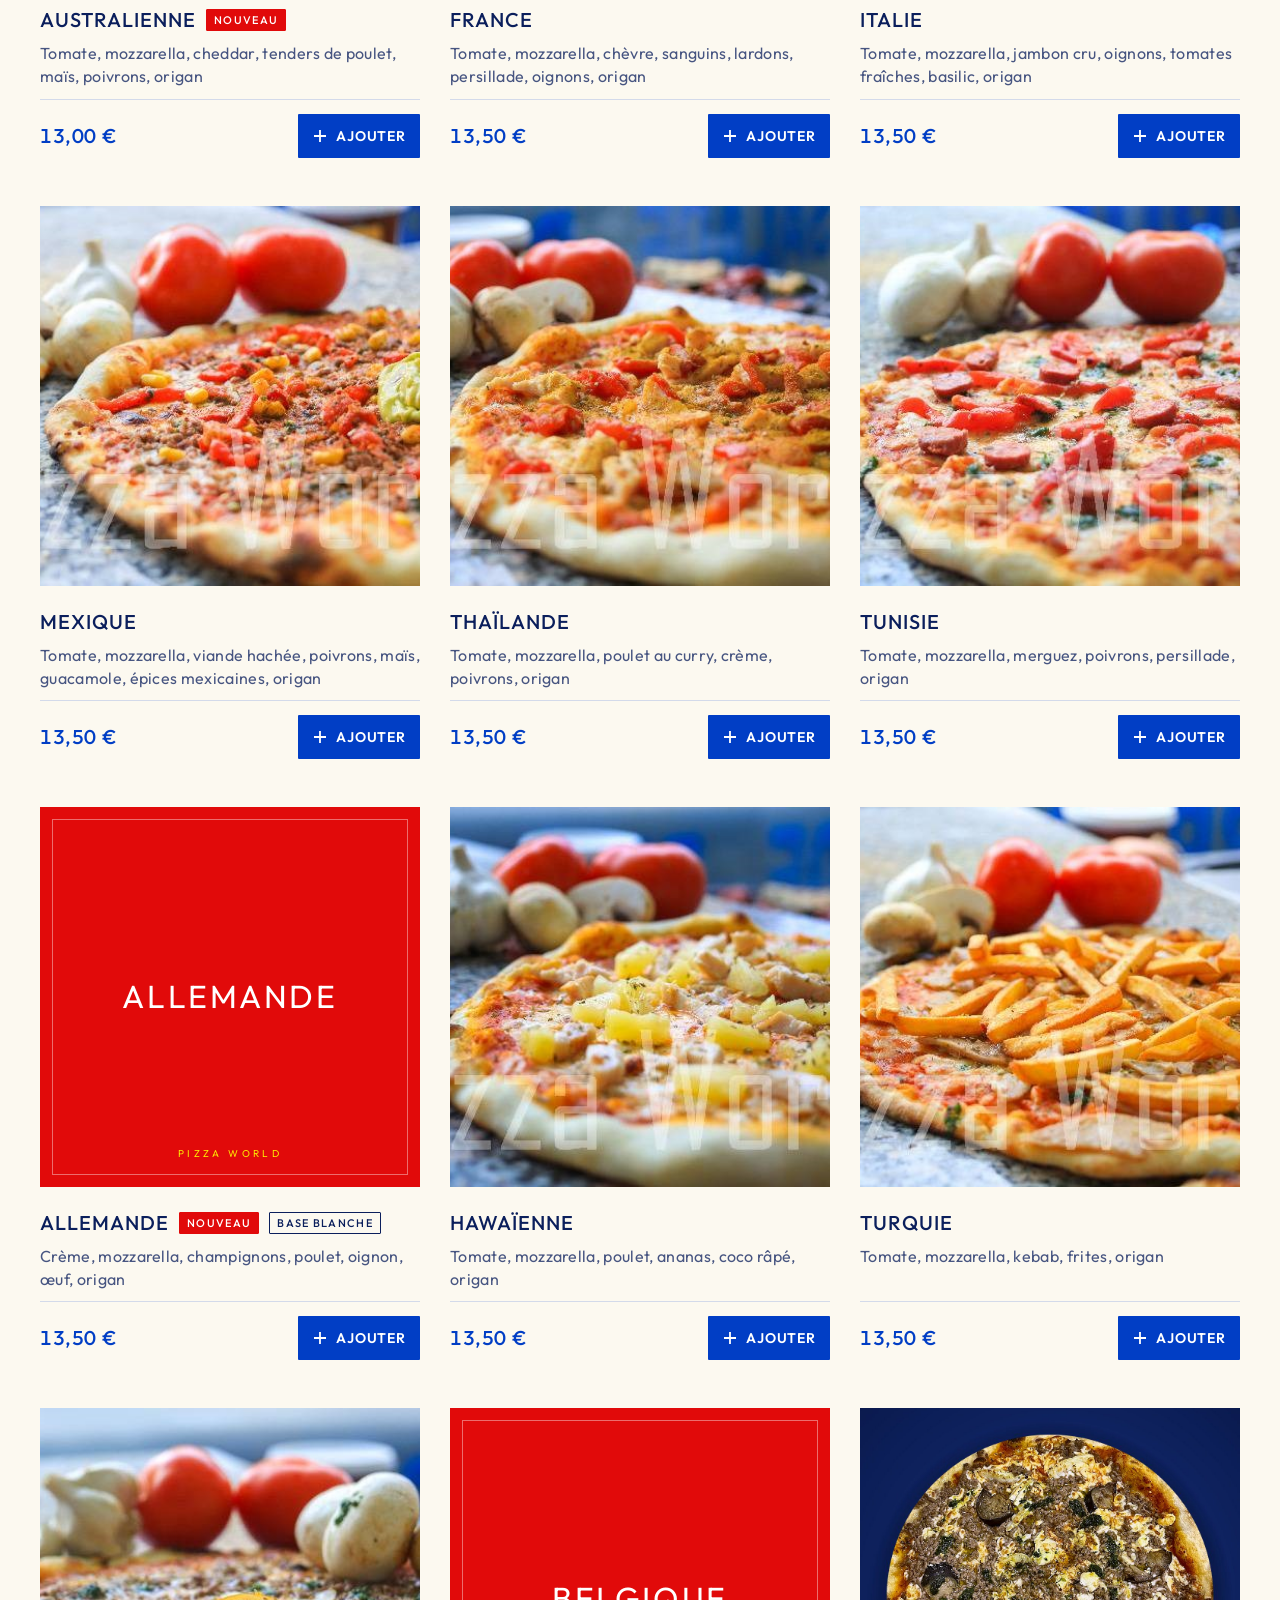
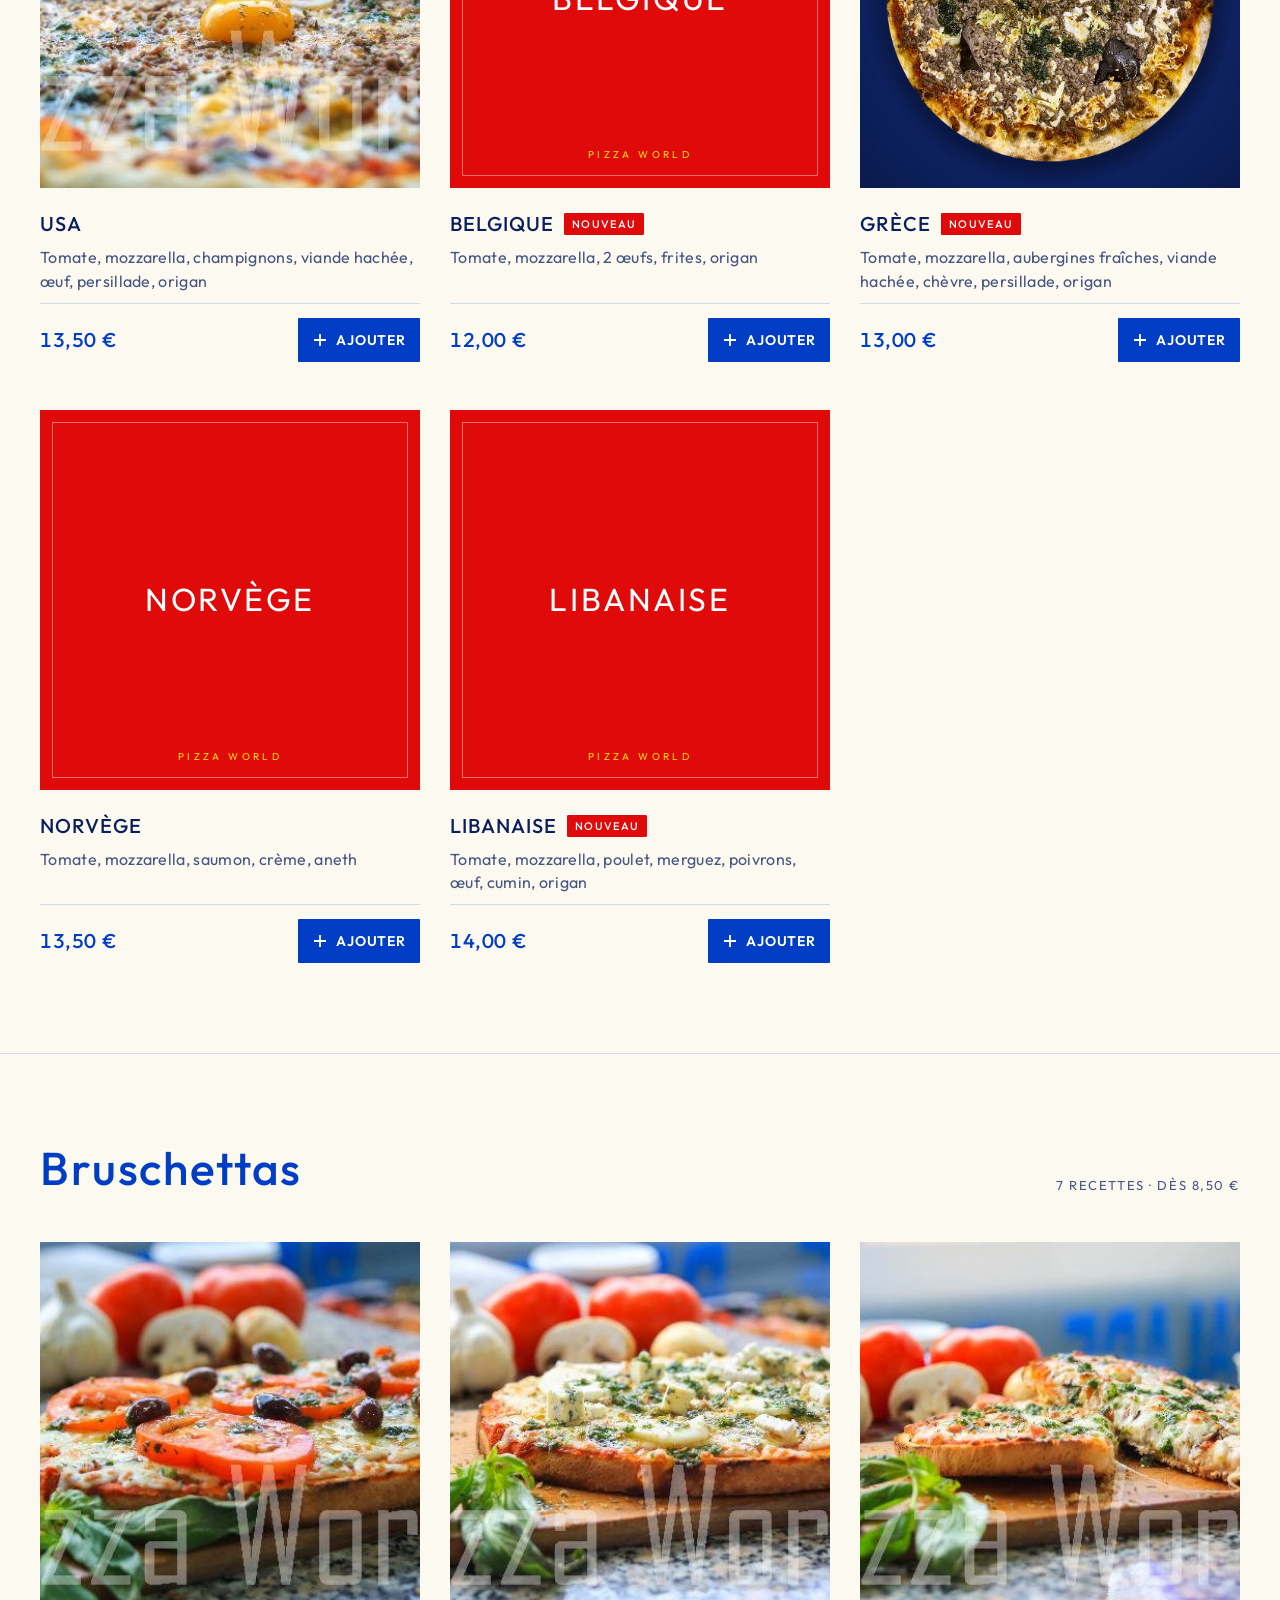
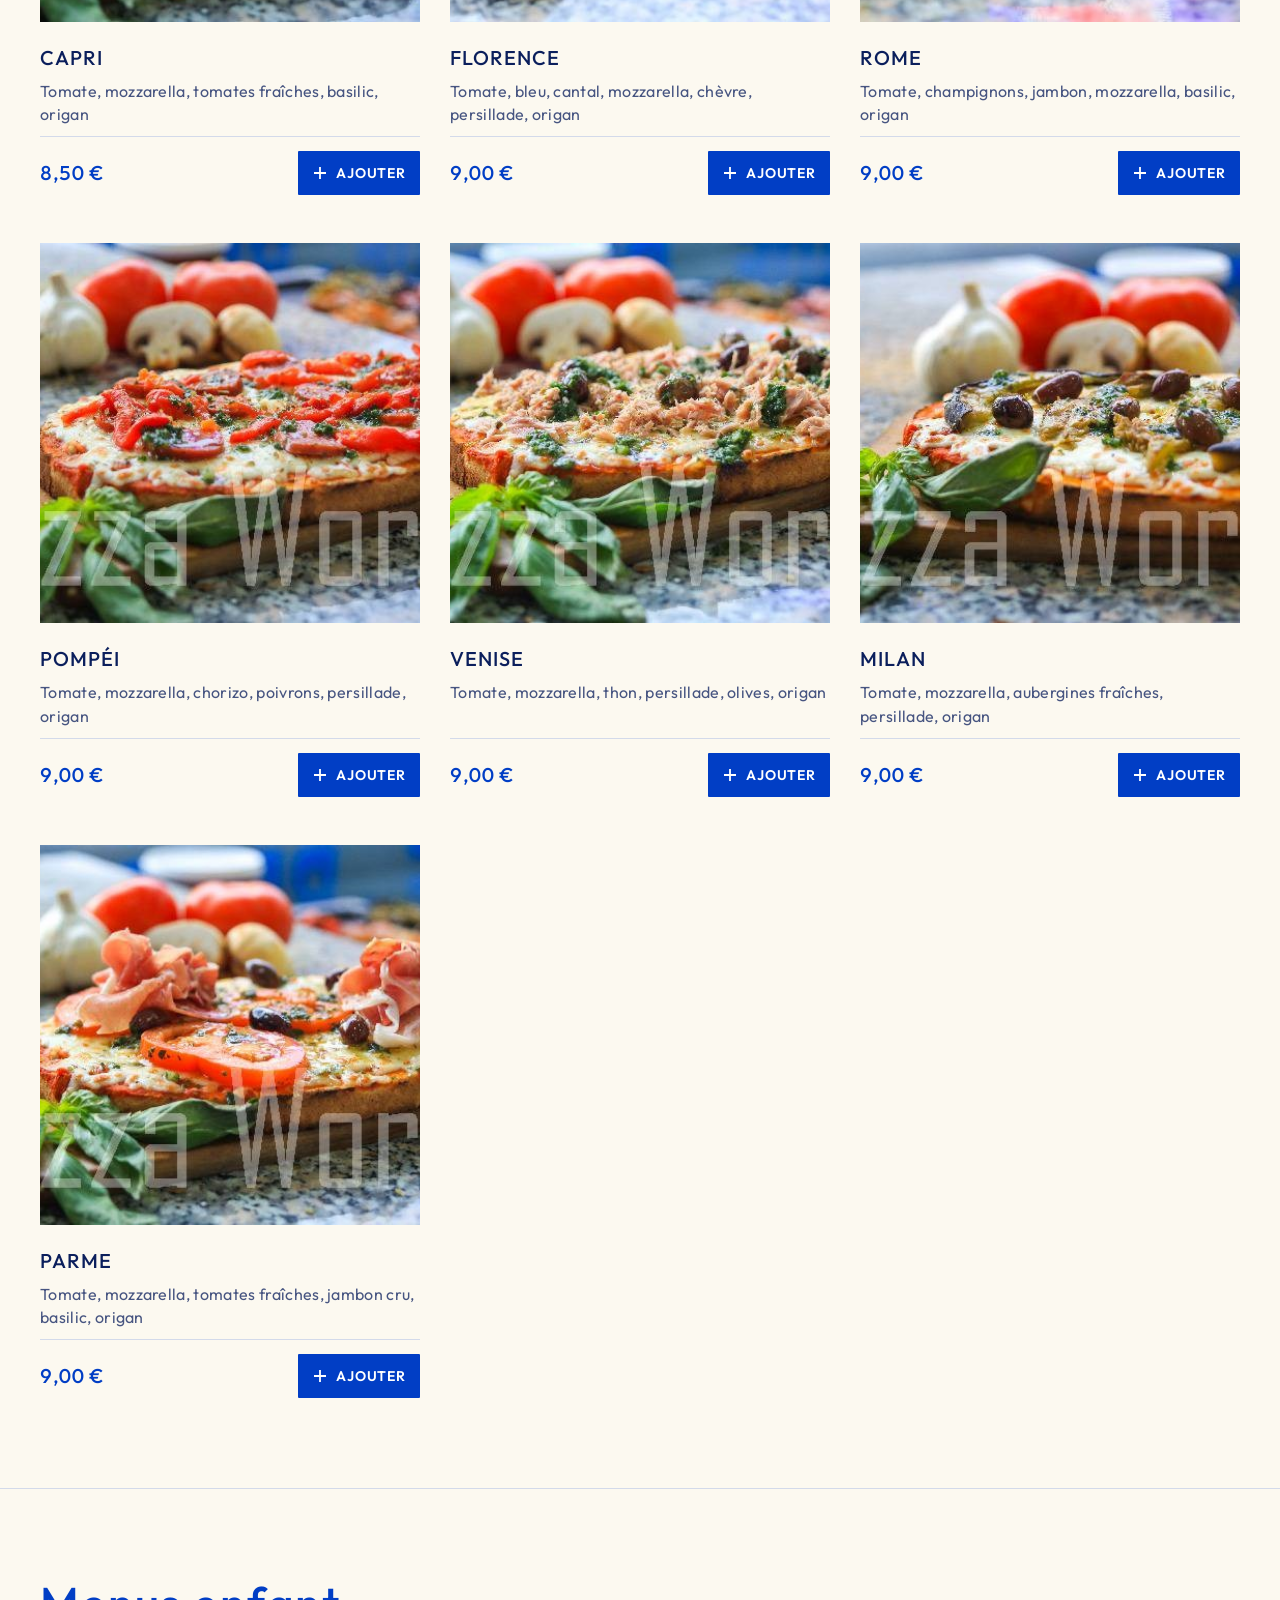
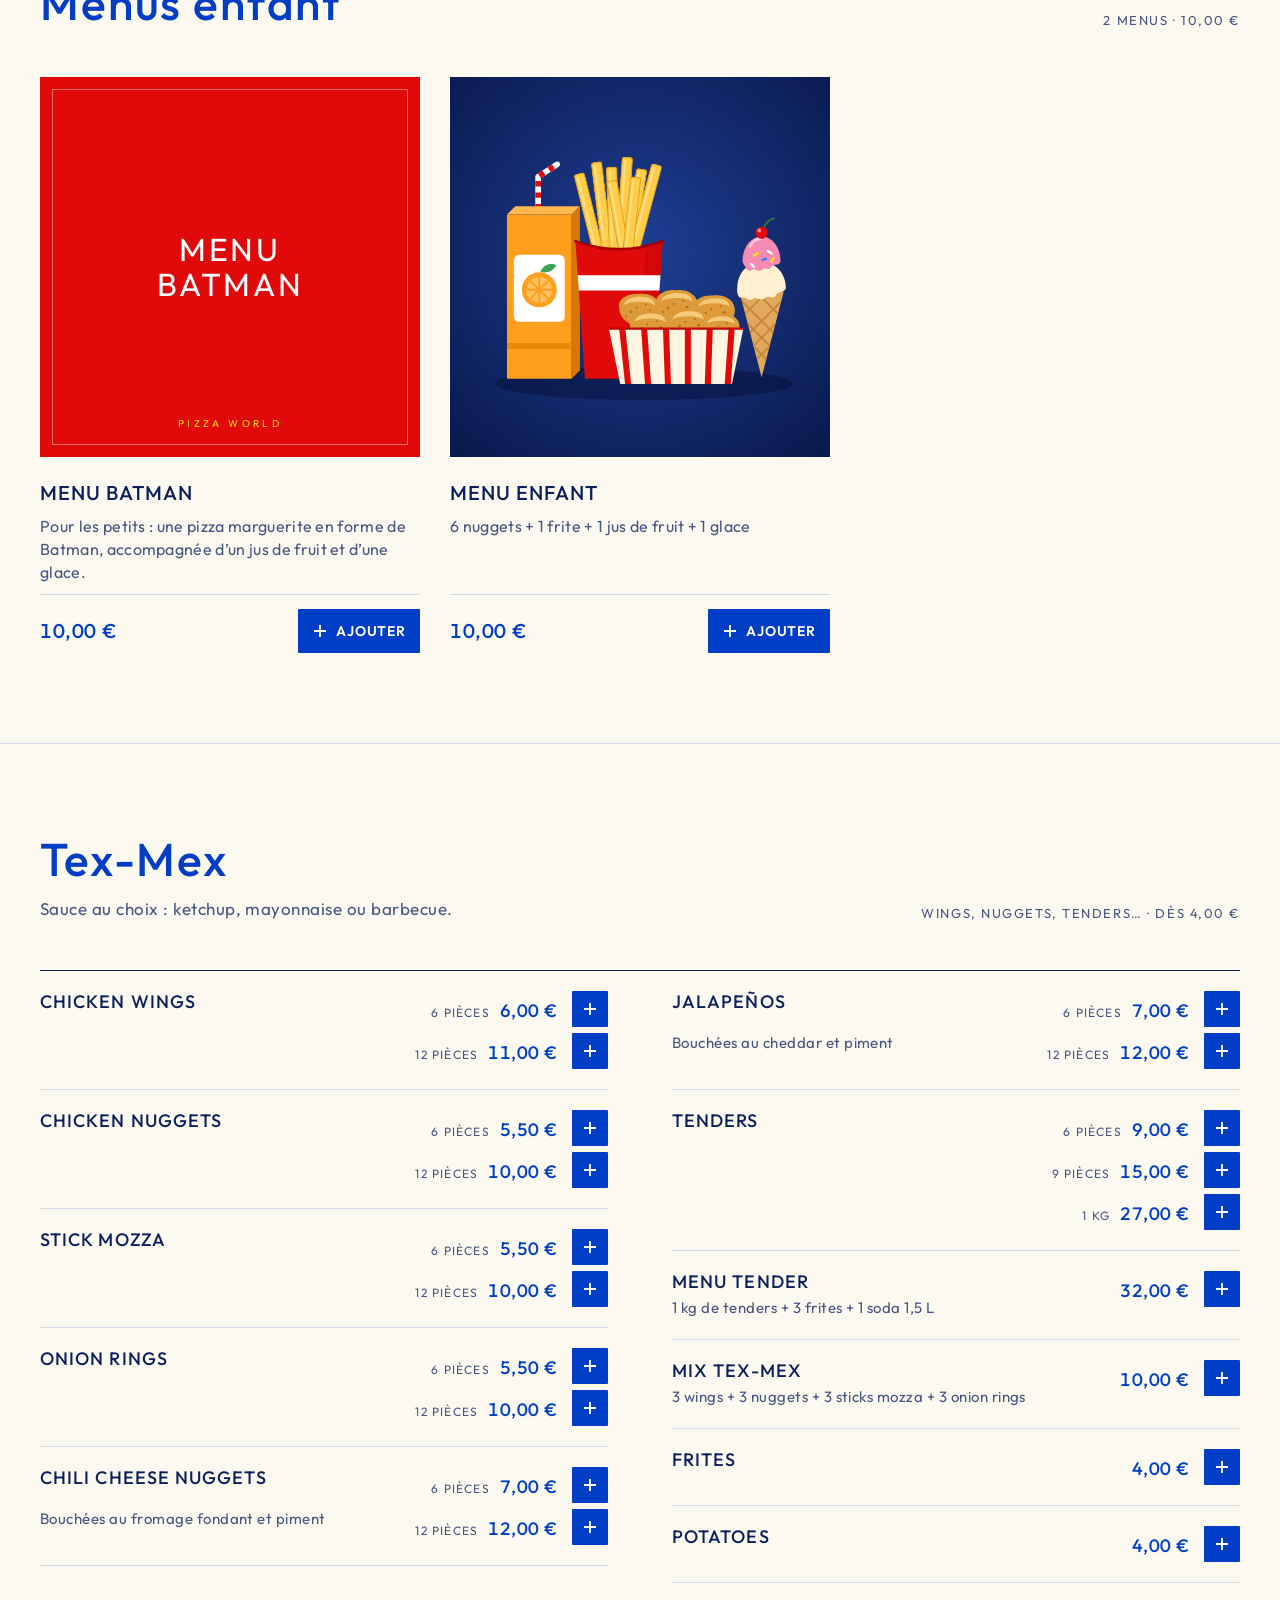
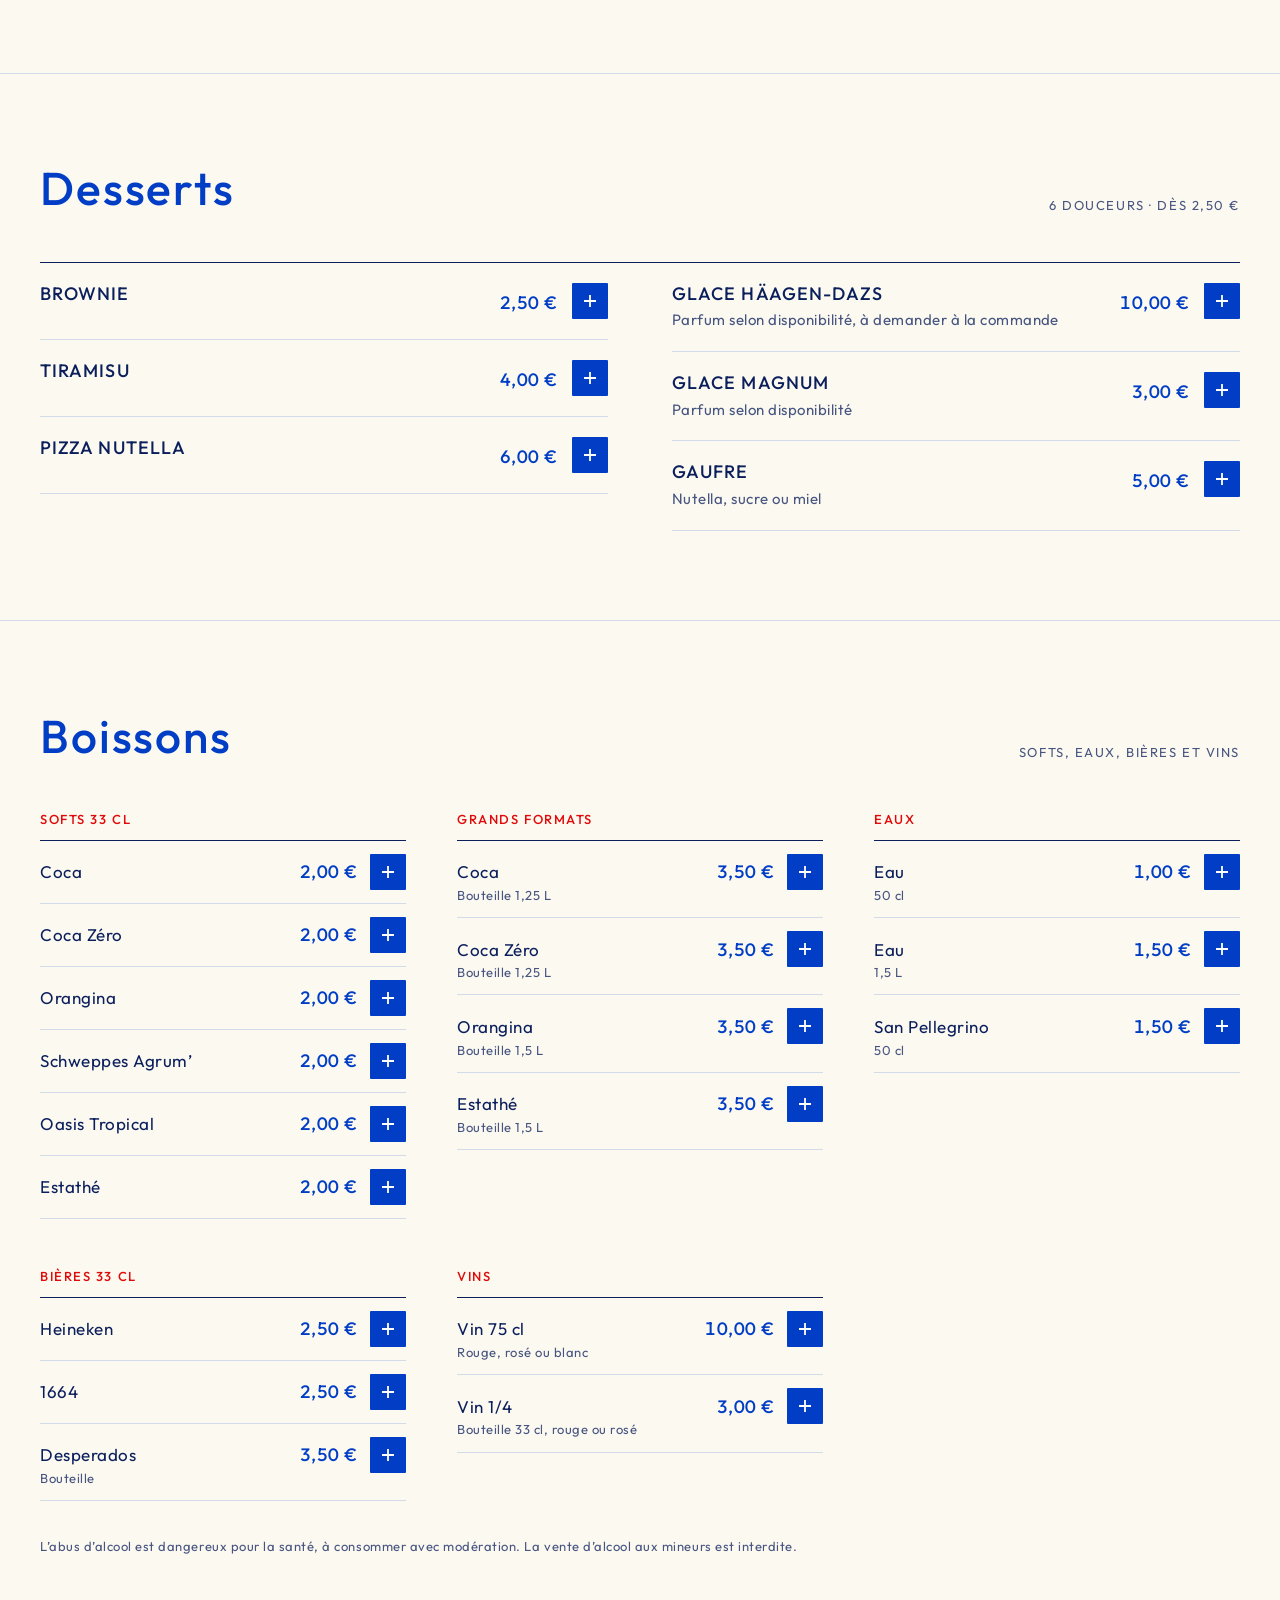
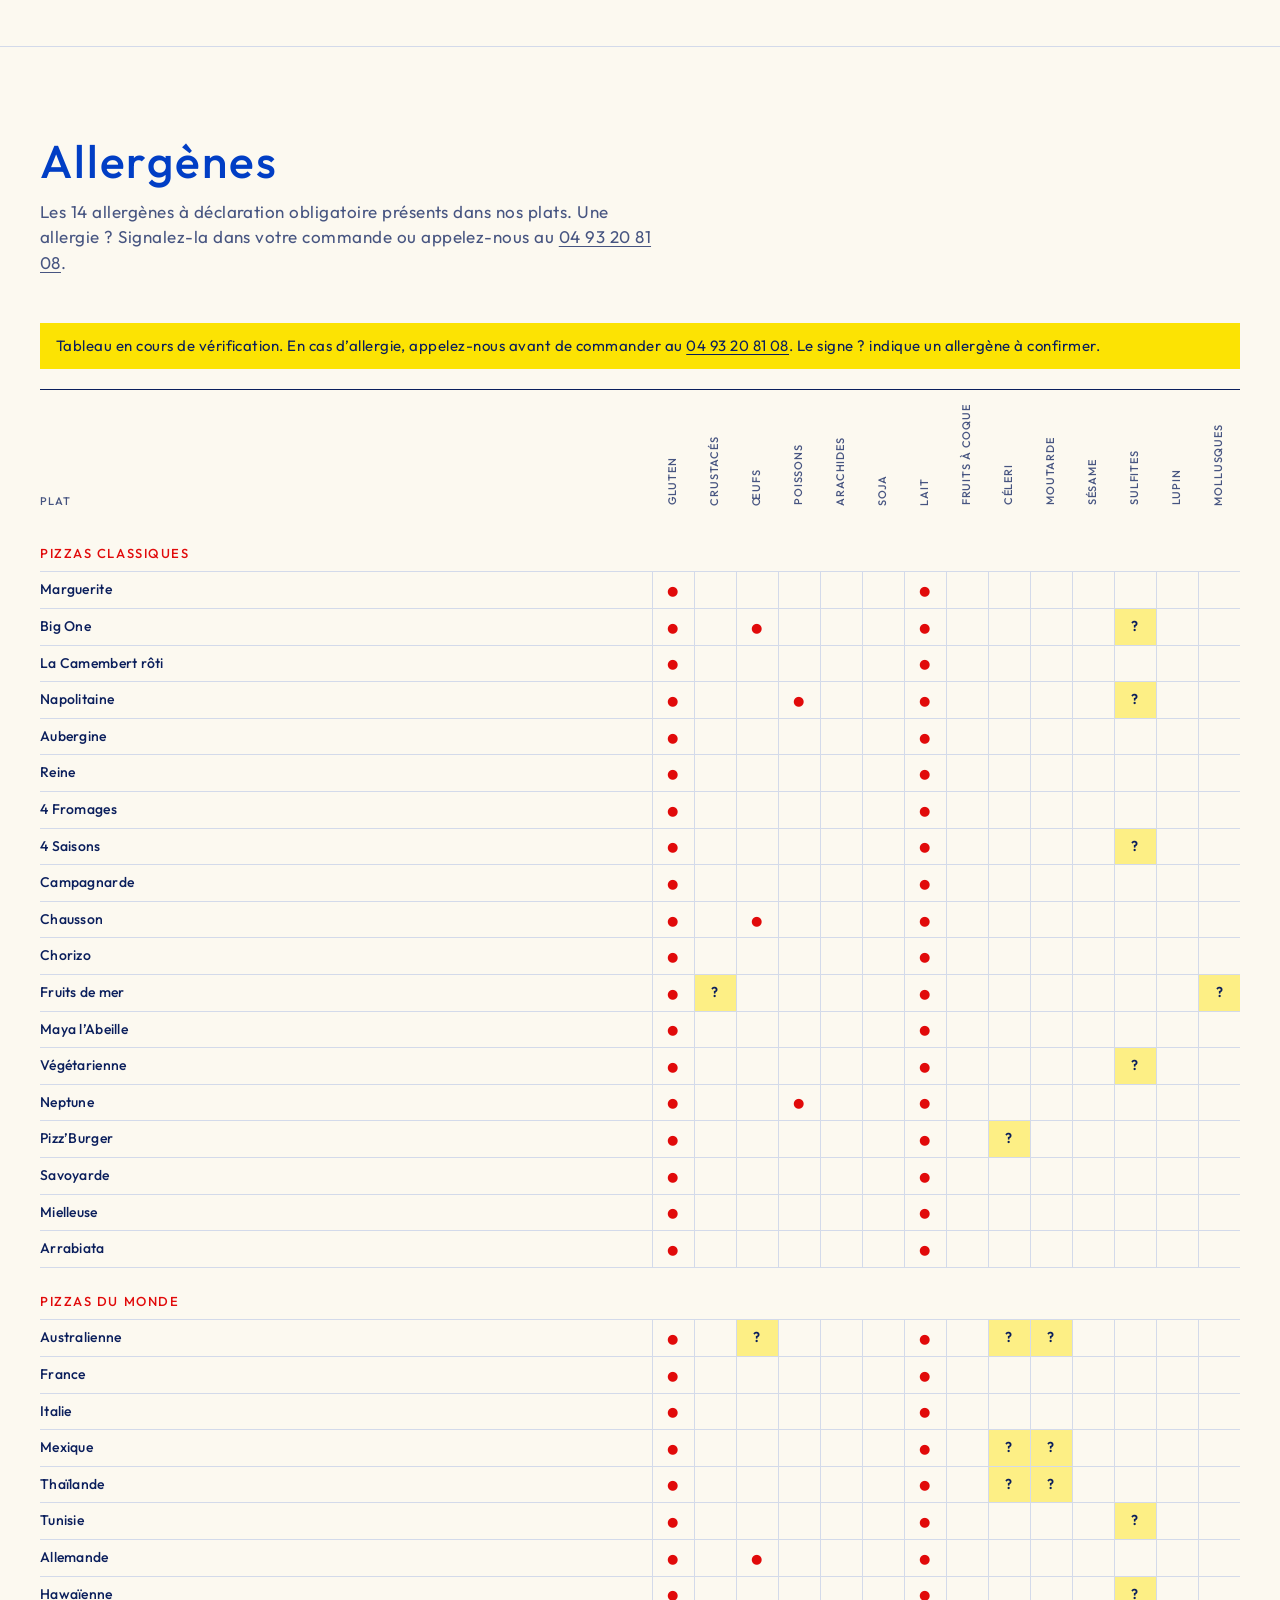
<file: carte.html>
<!doctype html>
<html lang="fr" class="has-cat-nav">
<head>
  <meta charset="utf-8">
  <meta name="viewport" content="width=device-width, initial-scale=1">
  <title>Carte des pizzas · Pizza World Cagnes-sur-Mer</title>
  <meta name="description" content="La carte de Pizza World Cagnes-sur-Mer : 19 pizzas classiques, 14 pizzas du monde, 7 bruschettas, Tex-Mex, desserts et boissons. Livraison gratuite, commande sur WhatsApp ou au 04 93 20 81 08.">
  <link rel="canonical" href="https://cagnes.pizzaworld.fr/carte.html">
  <meta name="robots" content="index, follow, max-image-preview:large">
  <meta name="theme-color" content="#013ec5">

  <meta property="og:type" content="website">
  <meta property="og:locale" content="fr_FR">
  <meta property="og:site_name" content="Pizza World Cagnes-sur-Mer">
  <meta property="og:title" content="Carte des pizzas · Pizza World Cagnes-sur-Mer">
  <meta property="og:description" content="Pizzas classiques et du monde, bruschettas, Tex-Mex, desserts et boissons. Pâte maison levée 24 h, livraison gratuite.">
  <meta property="og:url" content="https://cagnes.pizzaworld.fr/carte.html">
  <meta property="og:image" content="https://cagnes.pizzaworld.fr/assets/img/og-image.jpg">
  <meta name="twitter:card" content="summary_large_image">

  <script type="application/ld+json">
  {
    "@context": "https://schema.org",
    "@type": "BreadcrumbList",
    "itemListElement": [
      { "@type": "ListItem", "position": 1, "name": "Accueil", "item": "https://cagnes.pizzaworld.fr/" },
      { "@type": "ListItem", "position": 2, "name": "La carte", "item": "https://cagnes.pizzaworld.fr/carte.html" }
    ]
  }
  </script>

  <link rel="icon" href="favicon.ico" sizes="32x32">
  <link rel="icon" href="assets/img/favicon.svg" type="image/svg+xml">
  <link rel="apple-touch-icon" href="assets/img/apple-touch-icon.png">
  <link rel="preconnect" href="https://fonts.googleapis.com">
  <link rel="preconnect" href="https://fonts.gstatic.com" crossorigin>
  <link rel="stylesheet" href="https://fonts.googleapis.com/css2?family=Outfit:wght@300;400;500;600;700&amp;display=swap">
  <link rel="stylesheet" href="assets/css/style.css">
</head>
<body>
  <svg width="0" height="0" style="position:absolute" aria-hidden="true" focusable="false">
    <symbol id="i-phone" viewBox="0 0 24 24"><path fill="currentColor" d="M6.62 10.79a15.05 15.05 0 0 0 6.59 6.59l2.2-2.2a1 1 0 0 1 1.02-.24c1.12.37 2.32.57 3.57.57a1 1 0 0 1 1 1V20a1 1 0 0 1-1 1A17 17 0 0 1 3 4a1 1 0 0 1 1-1h3.5a1 1 0 0 1 1 1c0 1.25.2 2.45.57 3.57a1 1 0 0 1-.25 1.02l-2.2 2.2Z"/></symbol>
    <symbol id="i-arrow" viewBox="0 0 16 16"><path fill="none" stroke="currentColor" stroke-width="1.5" d="M1 8h13M9 3l5 5-5 5"/></symbol>
    <symbol id="i-up" viewBox="0 0 16 16"><path fill="none" stroke="currentColor" stroke-width="1.6" d="M3 10.5 8 5.5l5 5"/></symbol>
    <symbol id="i-instagram" viewBox="0 0 24 24"><g fill="none" stroke="currentColor" stroke-width="1.6"><rect x="3" y="3" width="18" height="18" rx="5"/><circle cx="12" cy="12" r="4.2"/></g><circle cx="17.4" cy="6.6" r="1.1" fill="currentColor"/></symbol>
    <symbol id="i-tiktok" viewBox="0 0 24 24"><path fill="currentColor" d="M12.525.02c1.31-.02 2.61-.01 3.91-.02.08 1.53.63 3.09 1.75 4.17 1.12 1.11 2.7 1.62 4.24 1.79v4.03c-1.44-.05-2.89-.35-4.2-.97-.57-.26-1.1-.59-1.62-.93-.01 2.92.01 5.84-.02 8.75-.08 1.4-.54 2.79-1.35 3.94-1.31 1.92-3.58 3.17-5.91 3.21-1.43.08-2.86-.31-4.08-1.03-2.02-1.19-3.44-3.37-3.65-5.71-.02-.5-.03-1-.01-1.49.18-1.9 1.12-3.72 2.58-4.96 1.66-1.44 3.98-2.13 6.15-1.72.02 1.48-.04 2.96-.04 4.44-.99-.32-2.15-.23-3.02.37-.63.41-1.11 1.04-1.36 1.75-.21.51-.15 1.07-.14 1.61.24 1.64 1.82 3.02 3.5 2.87 1.12-.01 2.19-.66 2.77-1.61.19-.33.4-.67.41-1.06.1-1.79.06-3.57.07-5.36.01-4.03-.01-8.05.02-12.07z"/></symbol>
    <symbol id="i-whatsapp" viewBox="0 0 24 24"><path fill="currentColor" d="M17.472 14.382c-.297-.149-1.758-.867-2.03-.967-.273-.099-.471-.148-.67.15-.197.297-.767.966-.94 1.164-.173.199-.347.223-.644.075-.297-.15-1.255-.463-2.39-1.475-.883-.788-1.48-1.761-1.653-2.059-.173-.297-.018-.458.13-.606.134-.133.298-.347.446-.52.149-.174.198-.298.298-.497.099-.198.05-.371-.025-.52-.075-.149-.669-1.612-.916-2.207-.242-.579-.487-.5-.669-.51-.173-.008-.371-.01-.57-.01-.198 0-.52.074-.792.372-.272.297-1.04 1.016-1.04 2.479 0 1.462 1.065 2.875 1.213 3.074.149.198 2.096 3.2 5.077 4.487.709.306 1.262.489 1.694.625.712.227 1.36.195 1.871.118.571-.085 1.758-.719 2.006-1.413.248-.694.248-1.289.173-1.413-.074-.124-.272-.198-.57-.347m-5.421 7.403h-.004a9.87 9.87 0 0 1-5.031-1.378l-.361-.214-3.741.982.998-3.648-.235-.374a9.86 9.86 0 0 1-1.51-5.26c.001-5.45 4.436-9.884 9.888-9.884 2.64 0 5.122 1.03 6.988 2.898a9.825 9.825 0 0 1 2.893 6.994c-.003 5.45-4.437 9.884-9.885 9.884m8.413-18.297A11.815 11.815 0 0 0 12.05 0C5.495 0 .16 5.335.157 11.892c0 2.096.547 4.142 1.588 5.945L.057 24l6.305-1.654a11.882 11.882 0 0 0 5.683 1.448h.005c6.554 0 11.89-5.335 11.893-11.893a11.821 11.821 0 0 0-3.48-8.413Z"/></symbol>
  </svg>

  <a class="skip-link" href="#contenu">Aller au contenu</a>

  <!-- ===== En-tête ===== -->
  <header class="site-header dark">
    <div class="wrap header-inner">
      <!-- Bandeau d'infos défilantes : en haut sur ordinateur, à côté du logo sur mobile -->
      <div class="header-ticker" aria-hidden="true">
        <div class="header-ticker-track">
          <ul>
            <li><span data-open-status>Ouvert tous les soirs</span></li>
            <li>Pâte &amp; sauce maison</li>
            <li>Livraison à domicile gratuite</li>
            <li>Commandez sur WhatsApp</li>
            <li>04 93 20 81 08</li>
            <li>15 coupons rouges = 1 pizza offerte</li>
            <li>4,77/5 sur Uber Eats</li>
            <li>Ouvert le midi du lundi au vendredi</li>
          </ul>
          <ul>
            <li><span data-open-status>Ouvert tous les soirs</span></li>
            <li>Pâte &amp; sauce maison</li>
            <li>Livraison à domicile gratuite</li>
            <li>Commandez sur WhatsApp</li>
            <li>04 93 20 81 08</li>
            <li>15 coupons rouges = 1 pizza offerte</li>
            <li>4,77/5 sur Uber Eats</li>
            <li>Ouvert le midi du lundi au vendredi</li>
          </ul>
        </div>
      </div>

      <nav class="nav nav-left" aria-label="Navigation principale">
        <a class="nav-link" href="carte.html" aria-current="page">La carte</a>
        <a class="nav-link" href="index.html#livraison">Livraison</a>
        <a class="nav-link" href="index.html#promotions" data-promos-link>Promos</a>
        <a class="nav-link" href="index.html#qui-sommes-nous">Qui sommes-nous</a>
      </nav>

      <a class="brand" href="index.html">
        <img src="assets/img/logo-320.png" width="320" height="250" alt="Pizza World Cagnes-sur-Mer, retour à l’accueil">
      </a>

      <div class="nav nav-right">
        <a class="nav-link" href="#horaires">Horaires</a>
        <a class="nav-icon" href="https://www.instagram.com/pizzaworldcagnes/" target="_blank" rel="noopener" aria-label="Instagram @pizzaworldcagnes (nouvelle fenêtre)">
          <svg class="icon" aria-hidden="true"><use href="#i-instagram"/></svg>
        </a>
        <a class="nav-icon" href="https://www.tiktok.com/@pizza.world.cagne" target="_blank" rel="noopener" aria-label="TikTok @pizza.world.cagne (nouvelle fenêtre)">
          <svg class="icon" aria-hidden="true"><use href="#i-tiktok"/></svg>
        </a>
        <a class="btn btn-sm" href="tel:+33493208108">
          <svg class="icon" aria-hidden="true"><use href="#i-phone"/></svg>04 93 20 81 08
        </a>
      </div>

      <button class="nav-toggle" type="button" aria-expanded="false" aria-controls="mobile-nav" aria-label="Ouvrir le menu">
        <span class="nav-toggle-bars" aria-hidden="true"></span>
      </button>
    </div>

    <div class="mobile-nav dark" id="mobile-nav" hidden>
      <nav class="mobile-nav-links" aria-label="Navigation mobile">
        <a href="index.html">Accueil <svg class="icon" aria-hidden="true"><use href="#i-arrow"/></svg></a>
        <a href="carte.html" aria-current="page">La carte <svg class="icon" aria-hidden="true"><use href="#i-arrow"/></svg></a>
        <a href="index.html#livraison">Livraison <svg class="icon" aria-hidden="true"><use href="#i-arrow"/></svg></a>
        <a href="index.html#promotions" data-promos-link>Promos <svg class="icon" aria-hidden="true"><use href="#i-arrow"/></svg></a>
        <a href="index.html#qui-sommes-nous">Qui sommes-nous <svg class="icon" aria-hidden="true"><use href="#i-arrow"/></svg></a>
        <a href="#horaires">Horaires &amp; accès <svg class="icon" aria-hidden="true"><use href="#i-arrow"/></svg></a>
      </nav>
      <div class="mobile-nav-foot">
        <p class="status" data-open-status hidden></p>
        <a class="btn" href="tel:+33493208108"><svg class="icon" aria-hidden="true"><use href="#i-phone"/></svg>Commander · 04 93 20 81 08</a>
        <a class="social-link" href="https://www.instagram.com/pizzaworldcagnes/" target="_blank" rel="noopener"><svg class="icon" aria-hidden="true"><use href="#i-instagram"/></svg>@pizzaworldcagnes</a>
        <a class="social-link" href="https://www.tiktok.com/@pizza.world.cagne" target="_blank" rel="noopener"><svg class="icon" aria-hidden="true"><use href="#i-tiktok"/></svg>@pizza.world.cagne</a>
        <p class="small muted">52 avenue de Grasse, 06800 Cagnes-sur-Mer</p>
      </div>
    </div>
  </header>

  <main id="contenu">

    <!-- ===== Titre de page ===== -->
    <section class="page-hero dark" aria-labelledby="carte-title">
      <div class="wrap page-hero-grid">
        <div>
          <p class="eyebrow">Pizzas · Bruschettas · Tex-Mex · Desserts · Boissons</p>
          <h1 class="display" id="carte-title"><span class="sr-only">Pizza World Cagnes-sur-Mer&nbsp;: </span>La<br>carte</h1>
        </div>
        <div class="page-hero-aside">
          <p class="lead">Pâte maison levée 24&nbsp;heures, sauce tomate cuisinée trois heures. Composez votre commande avec les boutons +, puis envoyez-la sur WhatsApp, ou appelez-nous. Livraison gratuite à Cagnes-sur-Mer, Villeneuve-Loubet et La Colle-sur-Loup, ou à emporter.</p>
          <div class="page-hero-actions">
            <a class="btn" href="tel:+33493208108"><svg class="icon" aria-hidden="true"><use href="#i-phone"/></svg>Commander · 04 93 20 81 08</a>
            <a class="btn btn-outline" href="#commander"><svg class="icon" aria-hidden="true"><use href="#i-whatsapp"/></svg>Commander sur WhatsApp</a>
          </div>
          <p class="footnote">Tarifs en vigueur depuis le 20 janvier 2025 · Prix en euros TTC.</p>
        </div>
      </div>
    </section>

    <!-- ===== Rubriques ===== -->
    <nav class="cat-nav dark" aria-label="Rubriques de la carte" data-cat-nav>
      <div class="wrap cat-nav-inner">
        <ul>
          <li><a href="#classiques">Classiques</a></li>
          <li><a href="#monde">Du monde</a></li>
          <li><a href="#bruschettas">Bruschettas</a></li>
          <li><a href="#enfants">Enfants</a></li>
          <li><a href="#tex-mex">Tex-Mex</a></li>
          <li><a href="#desserts">Desserts</a></li>
          <li><a href="#boissons">Boissons</a></li>
          <li><a href="#allergenes">Allergènes</a></li>
        </ul>
      </div>
    </nav>

    <div class="light">

      <!-- Options valables sur toutes les pizzas -->
      <div class="wrap options-wrap">
        <!-- Promos du moment : remplies automatiquement à partir de assets/js/promos.js -->
        <aside class="promo-strip" data-promos-strip aria-label="Promotions du moment" hidden></aside>
        <section class="steps" id="commander" aria-labelledby="steps-title">
          <h2 class="sr-only" id="steps-title">Commander sur WhatsApp</h2>
          <ol>
            <li><span class="step-num">1</span><p><strong>Ajoutez vos plats</strong> avec le bouton +, et vos options (pâte épaisse, base blanche, cuisson, suppléments).</p></li>
            <li><span class="step-num">2</span><p><strong>Ouvrez votre commande</strong>, indiquez livraison ou à emporter, votre adresse et le paiement.</p></li>
            <li><span class="step-num">3</span><p><strong>Envoyez-la sur WhatsApp</strong> : le message est prêt, nous vous confirmons le délai.</p></li>
          </ol>
        </section>
        <section class="options" aria-label="À votre goût, sur toutes les pizzas">
          <div class="option"><h3>Pâte épaisse</h3><p>En supplément&nbsp;: 2,00&nbsp;€ sur chaque pizza.</p></div>
          <div class="option"><h3>Base blanche</h3><p>Crème à la place de la sauce tomate, sur demande.</p></div>
          <div class="option"><h3>Cuisson</h3><p>Dorée ou pas trop cuite&nbsp;: dites-nous comment vous l’aimez.</p></div>
          <div class="option"><h3>Ingrédients</h3><p>Tout changement d’ingrédient entraîne un supplément. Allergies&nbsp;: voir le <a href="#allergenes">tableau des allergènes</a>.</p></div>
        </section>
        <!-- Liste remplie automatiquement à partir des SUPPLEMENTS de assets/js/main.js -->
        <details class="supps-list" data-supplements-list hidden>
          <summary><span class="supps-list-title">Suppléments sur les pizzas et bruschettas</span><span class="supps-list-meta" data-supplements-meta></span></summary>
          <div class="supps-list-body"></div>
        </details>
      </div>

      <!-- ===== Pizzas classiques ===== -->
      <section class="menu-section" id="classiques" aria-labelledby="classiques-title">
        <div class="wrap">
          <div class="menu-head">
            <div class="menu-head-text"><h2 class="heading-lg" id="classiques-title">Pizzas classiques</h2></div>
            <p class="menu-head-meta">19 recettes · dès 10,00&nbsp;€</p>
          </div>
          <ul class="food-grid food-grid--menu" data-kind="pizza">
            <li class="food-card">
              <div class="food-frame"><img class="food-media" src="assets/img/pizzas/marguerite.jpg" width="800" height="533" alt="Pizza Marguerite" loading="lazy" decoding="async"></div>
              <div class="food-body">
                <div class="food-title"><h3>Marguerite</h3></div>
                <p class="food-desc">Tomate, mozzarella, origan, olives</p>
                <p class="food-foot"><span class="price">10,00&nbsp;€</span></p>
              </div>
            </li>
            <li class="food-card">
              <div class="food-frame"><img class="food-media" src="assets/img/pizzas/big-one.jpg" width="550" height="367" alt="Pizza Big One" loading="lazy" decoding="async"></div>
              <div class="food-body">
                <div class="food-title"><h3>Big One</h3></div>
                <p class="food-desc">Tomate, mozzarella, viande hachée, merguez, chorizo, œuf, persillade, origan</p>
                <p class="food-foot"><span class="price">14,50&nbsp;€</span></p>
              </div>
            </li>
            <li class="food-card" data-choices="Lardons|Poulet" data-disc="assets/img/pizzas-3d/camembert-roti.jpg">
              <div class="food-frame"><img class="food-media" src="assets/img/pizzas/camembert-roti.jpg" width="1000" height="1000" alt="Pizza La Camembert rôti" loading="lazy" decoding="async"></div>
              <div class="food-body">
                <div class="food-title"><h3>La Camembert rôti</h3><span class="badge badge--new">Nouveau</span><span class="badge">Base blanche</span></div>
                <p class="food-desc">Crème, mozzarella, lardons ou poulet, demi-camembert rôti, miel, origan</p>
                <p class="food-foot"><span class="price">15,00&nbsp;€</span></p>
              </div>
            </li>
            <li class="food-card">
              <div class="food-frame"><img class="food-media" src="assets/img/pizzas/napolitaine.jpg" width="550" height="367" alt="Pizza Napolitaine" loading="lazy" decoding="async"></div>
              <div class="food-body">
                <div class="food-title"><h3>Napolitaine</h3></div>
                <p class="food-desc">Tomate, mozzarella, anchois, câpres, origan, olives</p>
                <p class="food-foot"><span class="price">11,00&nbsp;€</span></p>
              </div>
            </li>
            <li class="food-card">
              <div class="food-frame"><img class="food-media" src="assets/img/pizzas/aubergine.jpg" width="550" height="367" alt="Pizza Aubergine" loading="lazy" decoding="async"></div>
              <div class="food-body">
                <div class="food-title"><h3>Aubergine</h3></div>
                <p class="food-desc">Tomate, mozzarella, aubergines, olives, persillade, origan</p>
                <p class="food-foot"><span class="price">12,00&nbsp;€</span></p>
              </div>
            </li>
            <li class="food-card" data-disc="assets/img/pizzas-3d/reine.jpg">
              <div class="food-frame"><img class="food-media" src="assets/img/pizzas/reine.jpg" width="1000" height="1000" alt="Pizza Reine" loading="lazy" decoding="async"></div>
              <div class="food-body">
                <div class="food-title"><h3>Reine</h3></div>
                <p class="food-desc">Tomate, mozzarella, jambon, champignons, origan</p>
                <p class="food-foot"><span class="price">12,00&nbsp;€</span></p>
              </div>
            </li>
            <li class="food-card" data-disc="assets/img/pizzas-3d/4-fromages.jpg">
              <div class="food-frame"><img class="food-media" src="assets/img/pizzas/4-fromages.jpg" width="1000" height="1000" alt="Pizza 4 Fromages" loading="lazy" decoding="async"></div>
              <div class="food-body">
                <div class="food-title"><h3>4 Fromages</h3></div>
                <p class="food-desc">Tomate, bleu, chèvre, cantal, mozzarella, origan</p>
                <p class="food-foot"><span class="price">12,50&nbsp;€</span></p>
              </div>
            </li>
            <li class="food-card">
              <div class="food-frame"><img class="food-media" src="assets/img/pizzas/4-saisons.jpg" width="550" height="367" alt="Pizza 4 Saisons" loading="lazy" decoding="async"></div>
              <div class="food-body">
                <div class="food-title"><h3>4 Saisons</h3></div>
                <p class="food-desc">Tomate, mozzarella, jambon, champignons, poivrons, artichauts, origan</p>
                <p class="food-foot"><span class="price">12,50&nbsp;€</span></p>
              </div>
            </li>
            <li class="food-card">
              <div class="food-frame"><img class="food-media" src="assets/img/pizzas/campagnarde.jpg" width="550" height="367" alt="Pizza Campagnarde" loading="lazy" decoding="async"></div>
              <div class="food-body">
                <div class="food-title"><h3>Campagnarde</h3></div>
                <p class="food-desc">Tomate, mozzarella, champignons, lardons, crème, origan</p>
                <p class="food-foot"><span class="price">12,50&nbsp;€</span></p>
              </div>
            </li>
            <li class="food-card">
              <div class="food-frame"><img class="food-media" src="assets/img/pizzas/chausson.jpg" width="550" height="353" alt="Pizza Chausson" loading="lazy" decoding="async"></div>
              <div class="food-body">
                <div class="food-title"><h3>Chausson</h3></div>
                <p class="food-desc">Tomate, mozzarella, jambon, champignons, jaune d’œuf, origan</p>
                <p class="food-foot"><span class="price">12,50&nbsp;€</span></p>
              </div>
            </li>
            <li class="food-card">
              <div class="food-frame"><img class="food-media" src="assets/img/pizzas/chorizo.jpg" width="550" height="367" alt="Pizza Chorizo" loading="lazy" decoding="async"></div>
              <div class="food-body">
                <div class="food-title"><h3>Chorizo</h3></div>
                <p class="food-desc">Tomate, mozzarella, poivrons, chorizo, persillade, origan</p>
                <p class="food-foot"><span class="price">12,50&nbsp;€</span></p>
              </div>
            </li>
            <li class="food-card">
              <div class="food-frame"><img class="food-media" src="assets/img/pizzas/fruits-de-mer.jpg" width="550" height="367" alt="Pizza Fruits de mer" loading="lazy" decoding="async"></div>
              <div class="food-body">
                <div class="food-title"><h3>Fruits de mer</h3></div>
                <p class="food-desc">Tomate, mozzarella, fruits de mer, persillade, origan</p>
                <p class="food-foot"><span class="price">12,50&nbsp;€</span></p>
              </div>
            </li>
            <li class="food-card">
              <div class="food-frame"><img class="food-media" src="assets/img/pizzas/maya-l-abeille.jpg" width="550" height="367" alt="Pizza Maya l’Abeille" loading="lazy" decoding="async"></div>
              <div class="food-body">
                <div class="food-title"><h3>Maya l’Abeille</h3></div>
                <p class="food-desc">Tomate, mozzarella, jambon cru, chèvre, miel, origan</p>
                <p class="food-foot"><span class="price">12,50&nbsp;€</span></p>
              </div>
            </li>
            <li class="food-card">
              <div class="food-frame"><img class="food-media" src="assets/img/pizzas/vegetarienne.jpg" width="550" height="367" alt="Pizza Végétarienne" loading="lazy" decoding="async"></div>
              <div class="food-body">
                <div class="food-title"><h3>Végétarienne</h3></div>
                <p class="food-desc">Tomate, mozzarella, champignons, artichauts, poivrons, aubergines fraîches, courgettes, origan</p>
                <p class="food-foot"><span class="price">12,50&nbsp;€</span></p>
              </div>
            </li>
            <li class="food-card">
              <div class="food-frame"><img class="food-media" src="assets/img/pizzas/neptune.jpg" width="550" height="367" alt="Pizza Neptune" loading="lazy" decoding="async"></div>
              <div class="food-body">
                <div class="food-title"><h3>Neptune</h3></div>
                <p class="food-desc">Tomate, mozzarella, thon, olives, persillade, origan</p>
                <p class="food-foot"><span class="price">13,00&nbsp;€</span></p>
              </div>
            </li>
            <li class="food-card">
              <div class="food-frame"><img class="food-media" src="assets/img/pizzas/pizz-burger.jpg" width="550" height="367" alt="Pizza Pizz’Burger" loading="lazy" decoding="async"></div>
              <div class="food-body">
                <div class="food-title"><h3>Pizz’Burger</h3></div>
                <p class="food-desc">Tomate, mozzarella, viande hachée, cheddar, ketchup, oignons, origan</p>
                <p class="food-foot"><span class="price">14,00&nbsp;€</span></p>
              </div>
            </li>
            <li class="food-card">
              <div class="food-frame"><img class="food-media" src="assets/img/pizzas/savoyarde.jpg" width="550" height="367" alt="Pizza Savoyarde" loading="lazy" decoding="async"></div>
              <div class="food-body">
                <div class="food-title"><h3>Savoyarde</h3><span class="badge">Base blanche</span></div>
                <p class="food-desc">Crème, mozzarella, lardons, oignons, pomme de terre, raclette, origan</p>
                <p class="food-foot"><span class="price">14,50&nbsp;€</span></p>
              </div>
            </li>
            <li class="food-card">
              <div class="food-frame"><div class="food-media food-media--type" aria-hidden="true"><span class="tile-name">Mielleuse</span><span class="tile-mark">Pizza World</span></div></div>
              <div class="food-body">
                <div class="food-title"><h3>Mielleuse</h3><span class="badge badge--new">Nouveau</span><span class="badge">Base blanche</span></div>
                <p class="food-desc">Crème, mozzarella, poulet, chèvre, miel, origan</p>
                <p class="food-foot"><span class="price">12,50&nbsp;€</span></p>
              </div>
            </li>
            <li class="food-card">
              <div class="food-frame"><div class="food-media food-media--type" aria-hidden="true"><span class="tile-name">Arrabiata</span><span class="tile-mark">Pizza World</span></div></div>
              <div class="food-body">
                <div class="food-title"><h3>Arrabiata</h3><span class="badge badge--new">Nouveau</span></div>
                <p class="food-desc">Tomate, mozzarella, piment calabrais, tomates fraîches, basilic, olives, origan</p>
                <p class="food-foot"><span class="price">12,00&nbsp;€</span></p>
              </div>
            </li>
          </ul>
        </div>
      </section>

      <!-- ===== Pizzas du monde ===== -->
      <section class="menu-section" id="monde" aria-labelledby="monde-title">
        <div class="wrap">
          <div class="menu-head">
            <div class="menu-head-text"><h2 class="heading-lg" id="monde-title">Pizzas du monde</h2></div>
            <p class="menu-head-meta">14 recettes · dès 12,00&nbsp;€</p>
          </div>
          <ul class="food-grid food-grid--menu" data-kind="pizza">
            <li class="food-card">
              <div class="food-frame"><div class="food-media food-media--type" aria-hidden="true"><span class="tile-name">Austra&shy;lienne</span><span class="tile-mark">Pizza World</span></div></div>
              <div class="food-body">
                <div class="food-title"><h3>Australienne</h3><span class="badge badge--new">Nouveau</span></div>
                <p class="food-desc">Tomate, mozzarella, cheddar, tenders de poulet, maïs, poivrons, origan</p>
                <p class="food-foot"><span class="price">13,00&nbsp;€</span></p>
              </div>
            </li>
            <li class="food-card">
              <div class="food-frame"><img class="food-media" src="assets/img/pizzas/france.jpg" width="550" height="367" alt="Pizza France" loading="lazy" decoding="async"></div>
              <div class="food-body">
                <div class="food-title"><h3>France</h3></div>
                <p class="food-desc">Tomate, mozzarella, chèvre, sanguins, lardons, persillade, oignons, origan</p>
                <p class="food-foot"><span class="price">13,50&nbsp;€</span></p>
              </div>
            </li>
            <li class="food-card">
              <div class="food-frame"><img class="food-media" src="assets/img/pizzas/italie.jpg" width="550" height="367" alt="Pizza Italie" loading="lazy" decoding="async"></div>
              <div class="food-body">
                <div class="food-title"><h3>Italie</h3></div>
                <p class="food-desc">Tomate, mozzarella, jambon cru, oignons, tomates fraîches, basilic, origan</p>
                <p class="food-foot"><span class="price">13,50&nbsp;€</span></p>
              </div>
            </li>
            <li class="food-card">
              <div class="food-frame"><img class="food-media" src="assets/img/pizzas/mexique.jpg" width="550" height="367" alt="Pizza Mexique" loading="lazy" decoding="async"></div>
              <div class="food-body">
                <div class="food-title"><h3>Mexique</h3></div>
                <p class="food-desc">Tomate, mozzarella, viande hachée, poivrons, maïs, guacamole, épices mexicaines, origan</p>
                <p class="food-foot"><span class="price">13,50&nbsp;€</span></p>
              </div>
            </li>
            <li class="food-card">
              <div class="food-frame"><img class="food-media" src="assets/img/pizzas/thailande.jpg" width="550" height="367" alt="Pizza Thaïlande" loading="lazy" decoding="async"></div>
              <div class="food-body">
                <div class="food-title"><h3>Thaïlande</h3></div>
                <p class="food-desc">Tomate, mozzarella, poulet au curry, crème, poivrons, origan</p>
                <p class="food-foot"><span class="price">13,50&nbsp;€</span></p>
              </div>
            </li>
            <li class="food-card">
              <div class="food-frame"><img class="food-media" src="assets/img/pizzas/tunisie.jpg" width="550" height="367" alt="Pizza Tunisie" loading="lazy" decoding="async"></div>
              <div class="food-body">
                <div class="food-title"><h3>Tunisie</h3></div>
                <p class="food-desc">Tomate, mozzarella, merguez, poivrons, persillade, origan</p>
                <p class="food-foot"><span class="price">13,50&nbsp;€</span></p>
              </div>
            </li>
            <li class="food-card">
              <div class="food-frame"><div class="food-media food-media--type" aria-hidden="true"><span class="tile-name">Allemande</span><span class="tile-mark">Pizza World</span></div></div>
              <div class="food-body">
                <div class="food-title"><h3>Allemande</h3><span class="badge badge--new">Nouveau</span><span class="badge">Base blanche</span></div>
                <p class="food-desc">Crème, mozzarella, champignons, poulet, oignon, œuf, origan</p>
                <p class="food-foot"><span class="price">13,50&nbsp;€</span></p>
              </div>
            </li>
            <li class="food-card">
              <div class="food-frame"><img class="food-media" src="assets/img/pizzas/hawaienne.jpg" width="550" height="367" alt="Pizza Hawaïenne" loading="lazy" decoding="async"></div>
              <div class="food-body">
                <div class="food-title"><h3>Hawaïenne</h3></div>
                <p class="food-desc">Tomate, mozzarella, poulet, ananas, coco râpé, origan</p>
                <p class="food-foot"><span class="price">13,50&nbsp;€</span></p>
              </div>
            </li>
            <li class="food-card">
              <div class="food-frame"><img class="food-media" src="assets/img/pizzas/turquie.jpg" width="550" height="367" alt="Pizza Turquie" loading="lazy" decoding="async"></div>
              <div class="food-body">
                <div class="food-title"><h3>Turquie</h3></div>
                <p class="food-desc">Tomate, mozzarella, kebab, frites, origan</p>
                <p class="food-foot"><span class="price">13,50&nbsp;€</span></p>
              </div>
            </li>
            <li class="food-card">
              <div class="food-frame"><img class="food-media" src="assets/img/pizzas/usa.jpg" width="550" height="367" alt="Pizza USA" loading="lazy" decoding="async"></div>
              <div class="food-body">
                <div class="food-title"><h3>USA</h3></div>
                <p class="food-desc">Tomate, mozzarella, champignons, viande hachée, œuf, persillade, origan</p>
                <p class="food-foot"><span class="price">13,50&nbsp;€</span></p>
              </div>
            </li>
            <li class="food-card">
              <div class="food-frame"><div class="food-media food-media--type" aria-hidden="true"><span class="tile-name">Belgique</span><span class="tile-mark">Pizza World</span></div></div>
              <div class="food-body">
                <div class="food-title"><h3>Belgique</h3><span class="badge badge--new">Nouveau</span></div>
                <p class="food-desc">Tomate, mozzarella, 2 œufs, frites, origan</p>
                <p class="food-foot"><span class="price">12,00&nbsp;€</span></p>
              </div>
            </li>
            <li class="food-card" data-disc="assets/img/pizzas-3d/grece.jpg">
              <div class="food-frame"><img class="food-media" src="assets/img/pizzas/grece.jpg" width="1000" height="1000" alt="Pizza Grèce" loading="lazy" decoding="async"></div>
              <div class="food-body">
                <div class="food-title"><h3>Grèce</h3><span class="badge badge--new">Nouveau</span></div>
                <p class="food-desc">Tomate, mozzarella, aubergines fraîches, viande hachée, chèvre, persillade, origan</p>
                <p class="food-foot"><span class="price">13,00&nbsp;€</span></p>
              </div>
            </li>
            <li class="food-card">
              <div class="food-frame"><div class="food-media food-media--type" aria-hidden="true"><span class="tile-name">Norvège</span><span class="tile-mark">Pizza World</span></div></div>
              <div class="food-body">
                <div class="food-title"><h3>Norvège</h3></div>
                <p class="food-desc">Tomate, mozzarella, saumon, crème, aneth</p>
                <p class="food-foot"><span class="price">13,50&nbsp;€</span></p>
              </div>
            </li>
            <li class="food-card">
              <div class="food-frame"><div class="food-media food-media--type" aria-hidden="true"><span class="tile-name">Libanaise</span><span class="tile-mark">Pizza World</span></div></div>
              <div class="food-body">
                <div class="food-title"><h3>Libanaise</h3><span class="badge badge--new">Nouveau</span></div>
                <p class="food-desc">Tomate, mozzarella, poulet, merguez, poivrons, œuf, cumin, origan</p>
                <p class="food-foot"><span class="price">14,00&nbsp;€</span></p>
              </div>
            </li>
          </ul>
        </div>
      </section>

      <!-- ===== Bruschettas ===== -->
      <section class="menu-section" id="bruschettas" aria-labelledby="bruschettas-title">
        <div class="wrap">
          <div class="menu-head">
            <div class="menu-head-text"><h2 class="heading-lg" id="bruschettas-title">Bruschettas</h2></div>
            <p class="menu-head-meta">7 recettes · dès 8,50&nbsp;€</p>
          </div>
          <ul class="food-grid food-grid--menu" data-kind="bruschetta">
            <li class="food-card">
              <div class="food-frame"><img class="food-media" src="assets/img/pizzas/bruschetta-capri.jpg" width="550" height="367" alt="Bruschetta Capri" loading="lazy" decoding="async"></div>
              <div class="food-body">
                <div class="food-title"><h3>Capri</h3></div>
                <p class="food-desc">Tomate, mozzarella, tomates fraîches, basilic, origan</p>
                <p class="food-foot"><span class="price">8,50&nbsp;€</span></p>
              </div>
            </li>
            <li class="food-card">
              <div class="food-frame"><img class="food-media" src="assets/img/pizzas/bruschetta-florence.jpg" width="550" height="367" alt="Bruschetta Florence" loading="lazy" decoding="async"></div>
              <div class="food-body">
                <div class="food-title"><h3>Florence</h3></div>
                <p class="food-desc">Tomate, bleu, cantal, mozzarella, chèvre, persillade, origan</p>
                <p class="food-foot"><span class="price">9,00&nbsp;€</span></p>
              </div>
            </li>
            <li class="food-card">
              <div class="food-frame"><img class="food-media" src="assets/img/pizzas/bruschetta-rome.jpg" width="550" height="367" alt="Bruschetta Rome" loading="lazy" decoding="async"></div>
              <div class="food-body">
                <div class="food-title"><h3>Rome</h3></div>
                <p class="food-desc">Tomate, champignons, jambon, mozzarella, basilic, origan</p>
                <p class="food-foot"><span class="price">9,00&nbsp;€</span></p>
              </div>
            </li>
            <li class="food-card">
              <div class="food-frame"><img class="food-media" src="assets/img/pizzas/bruschetta-pompei.jpg" width="550" height="367" alt="Bruschetta Pompéi" loading="lazy" decoding="async"></div>
              <div class="food-body">
                <div class="food-title"><h3>Pompéi</h3></div>
                <p class="food-desc">Tomate, mozzarella, chorizo, poivrons, persillade, origan</p>
                <p class="food-foot"><span class="price">9,00&nbsp;€</span></p>
              </div>
            </li>
            <li class="food-card">
              <div class="food-frame"><img class="food-media" src="assets/img/pizzas/bruschetta-venise.jpg" width="550" height="367" alt="Bruschetta Venise" loading="lazy" decoding="async"></div>
              <div class="food-body">
                <div class="food-title"><h3>Venise</h3></div>
                <p class="food-desc">Tomate, mozzarella, thon, persillade, olives, origan</p>
                <p class="food-foot"><span class="price">9,00&nbsp;€</span></p>
              </div>
            </li>
            <li class="food-card">
              <div class="food-frame"><img class="food-media" src="assets/img/pizzas/bruschetta-milan.jpg" width="550" height="367" alt="Bruschetta Milan" loading="lazy" decoding="async"></div>
              <div class="food-body">
                <div class="food-title"><h3>Milan</h3></div>
                <p class="food-desc">Tomate, mozzarella, aubergines fraîches, persillade, origan</p>
                <p class="food-foot"><span class="price">9,00&nbsp;€</span></p>
              </div>
            </li>
            <li class="food-card">
              <div class="food-frame"><img class="food-media" src="assets/img/pizzas/bruschetta-parme.jpg" width="550" height="367" alt="Bruschetta Parme" loading="lazy" decoding="async"></div>
              <div class="food-body">
                <div class="food-title"><h3>Parme</h3></div>
                <p class="food-desc">Tomate, mozzarella, tomates fraîches, jambon cru, basilic, origan</p>
                <p class="food-foot"><span class="price">9,00&nbsp;€</span></p>
              </div>
            </li>
          </ul>
        </div>
      </section>

      <!-- ===== Menus enfant ===== -->
      <section class="menu-section" id="enfants" aria-labelledby="enfants-title">
        <div class="wrap">
          <div class="menu-head">
            <div class="menu-head-text"><h2 class="heading-lg" id="enfants-title">Menus enfant</h2></div>
            <p class="menu-head-meta">2 menus · 10,00&nbsp;€</p>
          </div>
          <ul class="food-grid food-grid--menu" data-kind="menu">
            <li class="food-card">
              <div class="food-frame"><div class="food-media food-media--type" aria-hidden="true"><span class="tile-name">Menu<br>Batman</span><span class="tile-mark">Pizza World</span></div></div>
              <div class="food-body">
                <div class="food-title"><h3>Menu Batman</h3></div>
                <p class="food-desc">Pour les petits&nbsp;: une pizza marguerite en forme de Batman, accompagnée d’un jus de fruit et d’une glace.</p>
                <p class="food-foot"><span class="price">10,00&nbsp;€</span></p>
              </div>
            </li>
            <li class="food-card">
              <div class="food-frame"><img class="food-media" src="assets/img/pizzas/menu-enfant.svg" width="1000" height="1000" alt="Illustration du menu enfant : nuggets, frites, jus de fruit et glace" loading="lazy" decoding="async"></div>
              <div class="food-body">
                <div class="food-title"><h3>Menu enfant</h3></div>
                <p class="food-desc">6 nuggets + 1 frite + 1 jus de fruit + 1 glace</p>
                <p class="food-foot"><span class="price">10,00&nbsp;€</span></p>
              </div>
            </li>
          </ul>
        </div>
      </section>

      <!-- ===== Tex-Mex ===== -->
      <section class="menu-section" id="tex-mex" aria-labelledby="tex-mex-title">
        <div class="wrap">
          <div class="menu-head">
            <div class="menu-head-text">
              <h2 class="heading-lg" id="tex-mex-title">Tex-Mex</h2>
              <p>Sauce au choix&nbsp;: ketchup, mayonnaise ou barbecue.</p>
            </div>
            <p class="menu-head-meta">Wings, nuggets, tenders… · dès 4,00&nbsp;€</p>
          </div>
          <ul class="menu-list" data-kind="tex-mex">
            <li class="menu-row">
              <h3>Chicken Wings</h3>
              <ul class="menu-prices">
                <li><span class="size">6 pièces</span><span class="price">6,00&nbsp;€</span></li>
                <li><span class="size">12 pièces</span><span class="price">11,00&nbsp;€</span></li>
              </ul>
            </li>
            <li class="menu-row">
              <h3>Chicken Nuggets</h3>
              <ul class="menu-prices">
                <li><span class="size">6 pièces</span><span class="price">5,50&nbsp;€</span></li>
                <li><span class="size">12 pièces</span><span class="price">10,00&nbsp;€</span></li>
              </ul>
            </li>
            <li class="menu-row">
              <h3>Stick Mozza</h3>
              <ul class="menu-prices">
                <li><span class="size">6 pièces</span><span class="price">5,50&nbsp;€</span></li>
                <li><span class="size">12 pièces</span><span class="price">10,00&nbsp;€</span></li>
              </ul>
            </li>
            <li class="menu-row">
              <h3>Onion Rings</h3>
              <ul class="menu-prices">
                <li><span class="size">6 pièces</span><span class="price">5,50&nbsp;€</span></li>
                <li><span class="size">12 pièces</span><span class="price">10,00&nbsp;€</span></li>
              </ul>
            </li>
            <li class="menu-row">
              <h3>Chili Cheese Nuggets</h3>
              <p>Bouchées au fromage fondant et piment</p>
              <ul class="menu-prices">
                <li><span class="size">6 pièces</span><span class="price">7,00&nbsp;€</span></li>
                <li><span class="size">12 pièces</span><span class="price">12,00&nbsp;€</span></li>
              </ul>
            </li>
            <li class="menu-row">
              <h3>Jalapeños</h3>
              <p>Bouchées au cheddar et piment</p>
              <ul class="menu-prices">
                <li><span class="size">6 pièces</span><span class="price">7,00&nbsp;€</span></li>
                <li><span class="size">12 pièces</span><span class="price">12,00&nbsp;€</span></li>
              </ul>
            </li>
            <li class="menu-row">
              <h3>Tenders</h3>
              <ul class="menu-prices">
                <li><span class="size">6 pièces</span><span class="price">9,00&nbsp;€</span></li>
                <li><span class="size">9 pièces</span><span class="price">15,00&nbsp;€</span></li>
                <li><span class="size">1 kg</span><span class="price">27,00&nbsp;€</span></li>
              </ul>
            </li>
            <li class="menu-row">
              <h3>Menu Tender</h3>
              <p>1 kg de tenders + 3 frites + 1 soda 1,5&nbsp;L</p>
              <ul class="menu-prices">
                <li><span class="price">32,00&nbsp;€</span></li>
              </ul>
            </li>
            <li class="menu-row">
              <h3>Mix Tex-Mex</h3>
              <p>3 wings + 3 nuggets + 3 sticks mozza + 3 onion rings</p>
              <ul class="menu-prices">
                <li><span class="price">10,00&nbsp;€</span></li>
              </ul>
            </li>
            <li class="menu-row">
              <h3>Frites</h3>
              <ul class="menu-prices">
                <li><span class="price">4,00&nbsp;€</span></li>
              </ul>
            </li>
            <li class="menu-row">
              <h3>Potatoes</h3>
              <ul class="menu-prices">
                <li><span class="price">4,00&nbsp;€</span></li>
              </ul>
            </li>
          </ul>
        </div>
      </section>

      <!-- ===== Desserts ===== -->
      <section class="menu-section" id="desserts" aria-labelledby="desserts-title">
        <div class="wrap">
          <div class="menu-head">
            <div class="menu-head-text"><h2 class="heading-lg" id="desserts-title">Desserts</h2></div>
            <p class="menu-head-meta">6 douceurs · dès 2,50&nbsp;€</p>
          </div>
          <ul class="menu-list" data-kind="dessert">
            <li class="menu-row">
              <h3>Brownie</h3>
              <ul class="menu-prices"><li><span class="price">2,50&nbsp;€</span></li></ul>
            </li>
            <li class="menu-row">
              <h3>Tiramisu</h3>
              <ul class="menu-prices"><li><span class="price">4,00&nbsp;€</span></li></ul>
            </li>
            <li class="menu-row">
              <h3>Pizza Nutella</h3>
              <ul class="menu-prices"><li><span class="price">6,00&nbsp;€</span></li></ul>
            </li>
            <li class="menu-row">
              <h3>Glace Häagen-Dazs</h3>
              <p>Parfum selon disponibilité, à demander à la commande</p>
              <ul class="menu-prices"><li><span class="price">10,00&nbsp;€</span></li></ul>
            </li>
            <li class="menu-row">
              <h3>Glace Magnum</h3>
              <p>Parfum selon disponibilité</p>
              <ul class="menu-prices"><li><span class="price">3,00&nbsp;€</span></li></ul>
            </li>
            <li class="menu-row">
              <h3>Gaufre</h3>
              <p>Nutella, sucre ou miel</p>
              <ul class="menu-prices"><li><span class="price">5,00&nbsp;€</span></li></ul>
            </li>
          </ul>
        </div>
      </section>

      <!-- ===== Boissons ===== -->
      <section class="menu-section" id="boissons" aria-labelledby="boissons-title">
        <div class="wrap">
          <div class="menu-head">
            <div class="menu-head-text"><h2 class="heading-lg" id="boissons-title">Boissons</h2></div>
            <p class="menu-head-meta">Softs, eaux, bières et vins</p>
          </div>
          <div class="drinks" data-kind="boisson">
            <div class="drink-group">
              <h3>Softs 33&nbsp;cl</h3>
              <ul>
                <li><span class="drink-name">Coca</span><span class="price">2,00&nbsp;€</span></li>
                <li><span class="drink-name">Coca Zéro</span><span class="price">2,00&nbsp;€</span></li>
                <li><span class="drink-name">Orangina</span><span class="price">2,00&nbsp;€</span></li>
                <li><span class="drink-name">Schweppes Agrum’</span><span class="price">2,00&nbsp;€</span></li>
                <li><span class="drink-name">Oasis Tropical</span><span class="price">2,00&nbsp;€</span></li>
                <li><span class="drink-name">Estathé</span><span class="price">2,00&nbsp;€</span></li>
              </ul>
            </div>
            <div class="drink-group">
              <h3>Grands formats</h3>
              <ul>
                <li><span class="drink-name">Coca <small>Bouteille 1,25&nbsp;L</small></span><span class="price">3,50&nbsp;€</span></li>
                <li><span class="drink-name">Coca Zéro <small>Bouteille 1,25&nbsp;L</small></span><span class="price">3,50&nbsp;€</span></li>
                <li><span class="drink-name">Orangina <small>Bouteille 1,5&nbsp;L</small></span><span class="price">3,50&nbsp;€</span></li>
                <li><span class="drink-name">Estathé <small>Bouteille 1,5&nbsp;L</small></span><span class="price">3,50&nbsp;€</span></li>
              </ul>
            </div>
            <div class="drink-group">
              <h3>Eaux</h3>
              <ul>
                <li><span class="drink-name">Eau <small>50&nbsp;cl</small></span><span class="price">1,00&nbsp;€</span></li>
                <li><span class="drink-name">Eau <small>1,5&nbsp;L</small></span><span class="price">1,50&nbsp;€</span></li>
                <li><span class="drink-name">San Pellegrino <small>50&nbsp;cl</small></span><span class="price">1,50&nbsp;€</span></li>
              </ul>
            </div>
            <div class="drink-group" data-alcool>
              <h3>Bières 33&nbsp;cl</h3>
              <ul>
                <li><span class="drink-name">Heineken</span><span class="price">2,50&nbsp;€</span></li>
                <li><span class="drink-name">1664</span><span class="price">2,50&nbsp;€</span></li>
                <li><span class="drink-name">Desperados <small>Bouteille</small></span><span class="price">3,50&nbsp;€</span></li>
              </ul>
            </div>
            <div class="drink-group" data-alcool>
              <h3>Vins</h3>
              <ul>
                <li><span class="drink-name">Vin 75&nbsp;cl <small>Rouge, rosé ou blanc</small></span><span class="price">10,00&nbsp;€</span></li>
                <li><span class="drink-name">Vin 1/4 <small>Bouteille 33&nbsp;cl, rouge ou rosé</small></span><span class="price">3,00&nbsp;€</span></li>
              </ul>
            </div>
          </div>
          <p class="footnote legal-alcohol">L’abus d’alcool est dangereux pour la santé, à consommer avec modération. La vente d’alcool aux mineurs est interdite.</p>
        </div>
      </section>

      <!-- ===== Allergènes =====
           Tableau rempli automatiquement à partir de assets/js/allergenes.js -->
      <section class="menu-section allergens" id="allergenes" aria-labelledby="allergenes-title">
        <div class="wrap">
          <div class="menu-head">
            <div class="menu-head-text">
              <h2 class="heading-lg" id="allergenes-title">Allergènes</h2>
              <p>Les 14 allergènes à déclaration obligatoire présents dans nos plats. Une allergie&nbsp;? Signalez-la dans votre commande ou appelez-nous au <a href="tel:+33493208108">04 93 20 81 08</a>.</p>
            </div>
          </div>
          <p class="allergens-draft" data-allergens-draft hidden>Tableau en cours de vérification. En cas d’allergie, appelez-nous avant de commander au <a href="tel:+33493208108">04 93 20 81 08</a>. Le signe ? indique un allergène à confirmer.</p>
          <div class="allergens-scroll" data-allergens-table tabindex="0" role="region" aria-labelledby="allergenes-title">
            <p class="allergens-fallback">Pour connaître les allergènes d’un plat, appelez-nous au <a href="tel:+33493208108">04 93 20 81 08</a>.</p>
          </div>
          <p class="footnote allergens-note">● : contient cet allergène. Nos plats sont préparés dans une même cuisine&nbsp;: des traces d’autres allergènes ne peuvent pas être exclues.</p>
        </div>
      </section>

    </div>
  </main>

  <!-- ===== Pied de page : horaires, commande, accès ===== -->
  <footer class="site-footer dark" id="horaires">
    <div class="wrap footer-grid">
      <div class="footer-col">
        <h2 class="heading-sm">Horaires</h2>
        <p class="status" data-open-status hidden></p>
        <!-- Pour modifier les horaires : changez le texte ET l'attribut data-hours (format 24 h, créneaux séparés par un espace). -->
        <table class="hours" data-hours-table>
          <caption class="sr-only">Horaires d’ouverture</caption>
          <thead>
            <tr><th scope="col"><span class="sr-only">Jour</span></th><th scope="col">Midi</th><th scope="col">Soir</th></tr>
          </thead>
          <tbody>
            <tr data-day="1" data-hours="11:30-13:30 18:30-22:30"><th scope="row">Lundi</th><td>11h30 – 13h30</td><td>18h30 – 22h30</td></tr>
            <tr data-day="2" data-hours="11:30-13:30 18:30-22:30"><th scope="row">Mardi</th><td>11h30 – 13h30</td><td>18h30 – 22h30</td></tr>
            <tr data-day="3" data-hours="11:30-13:30 18:30-22:30"><th scope="row">Mercredi</th><td>11h30 – 13h30</td><td>18h30 – 22h30</td></tr>
            <tr data-day="4" data-hours="11:30-13:30 18:30-22:30"><th scope="row">Jeudi</th><td>11h30 – 13h30</td><td>18h30 – 22h30</td></tr>
            <tr data-day="5" data-hours="11:30-13:30 18:30-23:00"><th scope="row">Vendredi</th><td>11h30 – 13h30</td><td>18h30 – 23h00</td></tr>
            <tr data-day="6" data-hours="18:30-23:00"><th scope="row">Samedi</th><td class="closed">Fermé</td><td>18h30 – 23h00</td></tr>
            <tr data-day="0" data-hours="18:30-22:30"><th scope="row">Dimanche</th><td class="closed">Fermé</td><td>18h30 – 22h30</td></tr>
          </tbody>
        </table>
      </div>

      <div class="footer-col">
        <h2 class="heading-sm">Commander</h2>
        <a class="phone-big" href="tel:+33493208108">04 93 20 81 08</a>
        <p class="muted">Livraison à domicile gratuite à Cagnes-sur-Mer, Villeneuve-Loubet et La Colle-sur-Loup.</p>
      </div>

      <div class="footer-col">
        <h2 class="heading-sm">Nous trouver</h2>
        <address>Pizza World Cagnes-sur-Mer<br>52 avenue de Grasse<br>06800 Cagnes-sur-Mer</address>
        <a class="link-arrow" href="https://www.google.com/maps/search/?api=1&amp;query=Pizza%20World%2052%20avenue%20de%20Grasse%2006800%20Cagnes-sur-Mer" target="_blank" rel="noopener">Itinéraire <svg class="icon" aria-hidden="true"><use href="#i-arrow"/></svg></a>
        <a class="social-link" href="https://www.instagram.com/pizzaworldcagnes/" target="_blank" rel="noopener"><svg class="icon" aria-hidden="true"><use href="#i-instagram"/></svg>@pizzaworldcagnes</a>
        <a class="social-link" href="https://www.tiktok.com/@pizza.world.cagne" target="_blank" rel="noopener"><svg class="icon" aria-hidden="true"><use href="#i-tiktok"/></svg>@pizza.world.cagne</a>
        <p class="small muted">Une question, une candidature&nbsp;? Appelez-nous ou passez nous voir.</p>
      </div>
    </div>

    <div class="wrap footer-sign">
      <img class="footer-logo" src="assets/img/logo-320.png" width="320" height="250" alt="All Over Pizza World" loading="lazy" decoding="async">
    </div>

    <div class="wrap footer-bottom">
      <p>© <span data-year>2026</span> Pizza World Cagnes-sur-Mer</p>
      <nav aria-label="Liens utiles">
        <a href="index.html">Accueil</a>
        <a href="index.html#livraison">Livraison</a>
        <a href="index.html#promotions" data-promos-link>Promos</a>
        <a href="index.html#qui-sommes-nous">Qui sommes-nous</a>
        <a href="https://www.instagram.com/pizzaworldcagnes/" target="_blank" rel="noopener">Instagram</a>
        <a href="https://www.tiktok.com/@pizza.world.cagne" target="_blank" rel="noopener">TikTok</a>
        <a href="mentions-legales.html">Mentions légales et CGV</a>
      </nav>
    </div>
  </footer>

  <a class="to-top" href="#contenu" aria-label="Revenir en haut de la page"><svg class="icon" aria-hidden="true"><use href="#i-up"/></svg></a>

  <div class="callbar callbar--single dark">
    <a class="btn" href="tel:+33493208108"><svg class="icon" aria-hidden="true"><use href="#i-phone"/></svg>Commander · 04 93 20 81 08</a>
  </div>

  <script src="assets/js/promos.js" defer></script>
  <script src="assets/js/allergenes.js" defer></script>
  <script src="assets/js/main.js" defer></script>
</body>
</html>
</file>
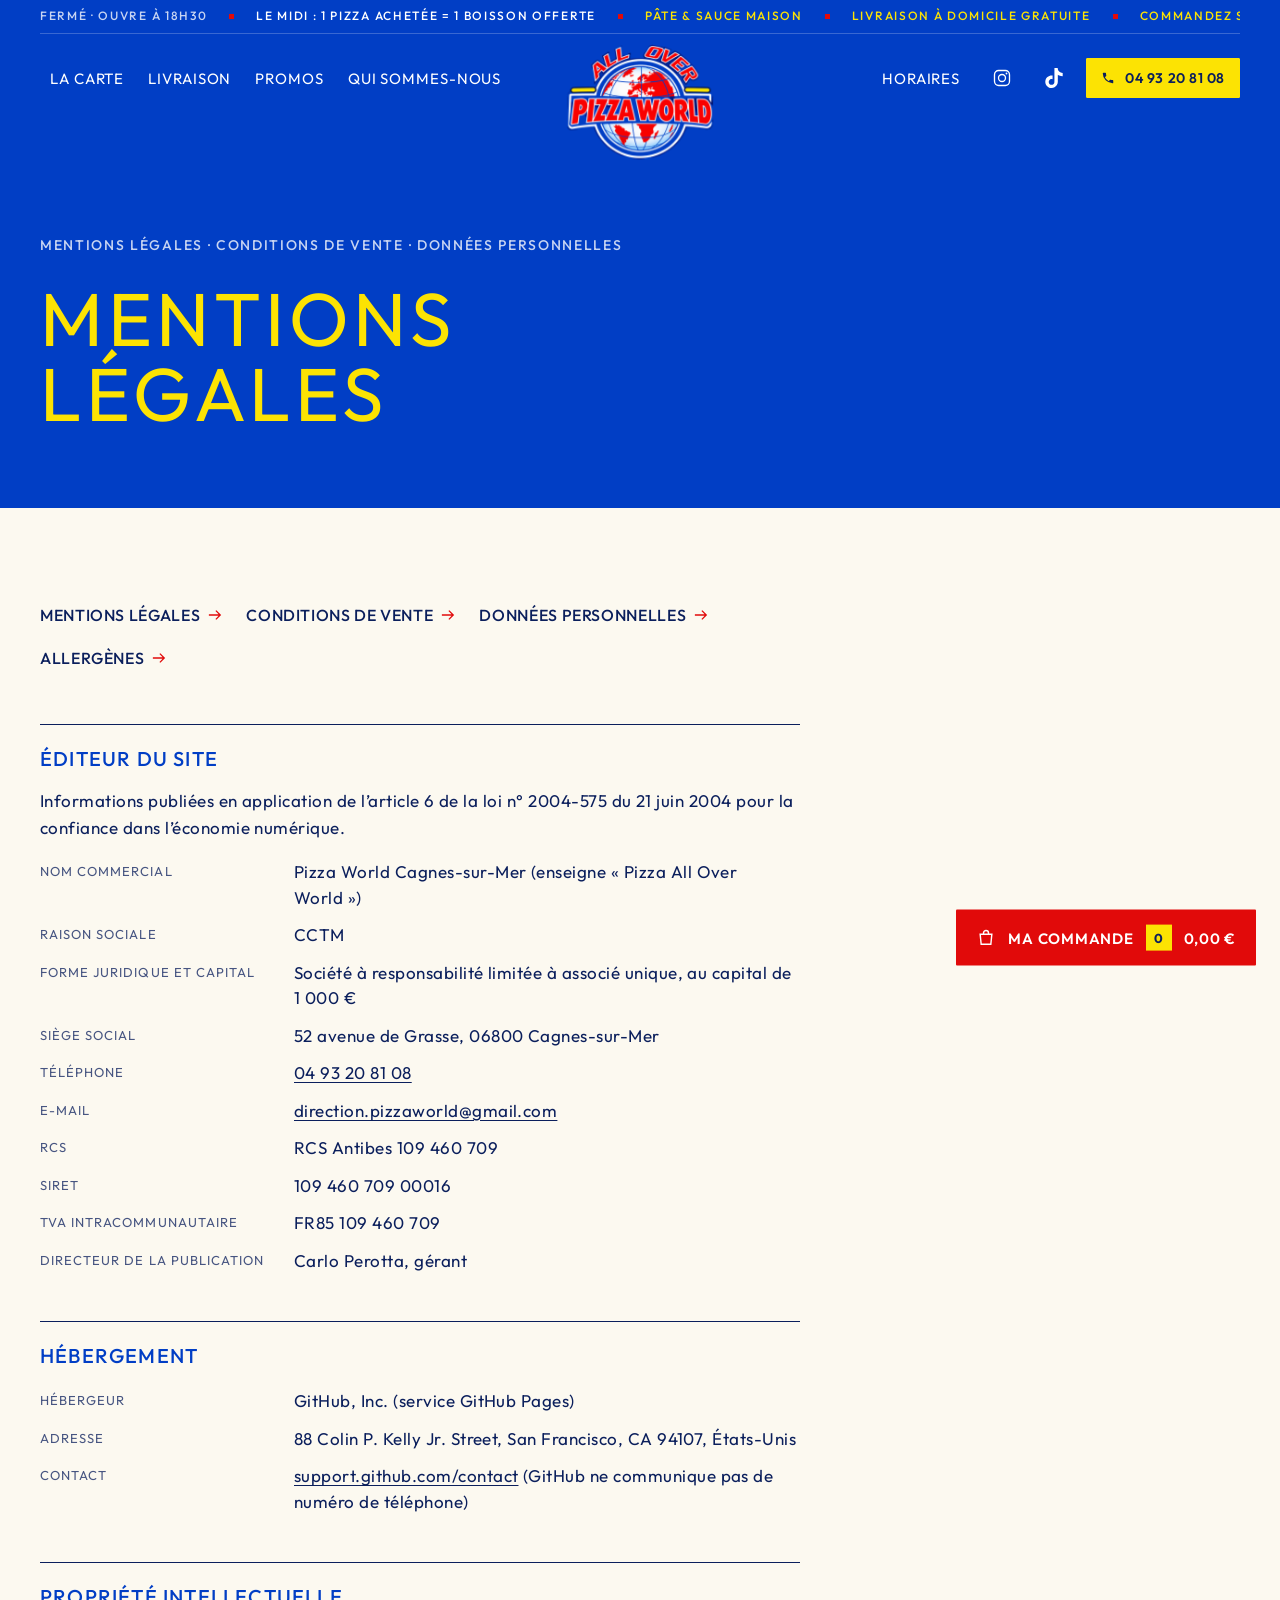
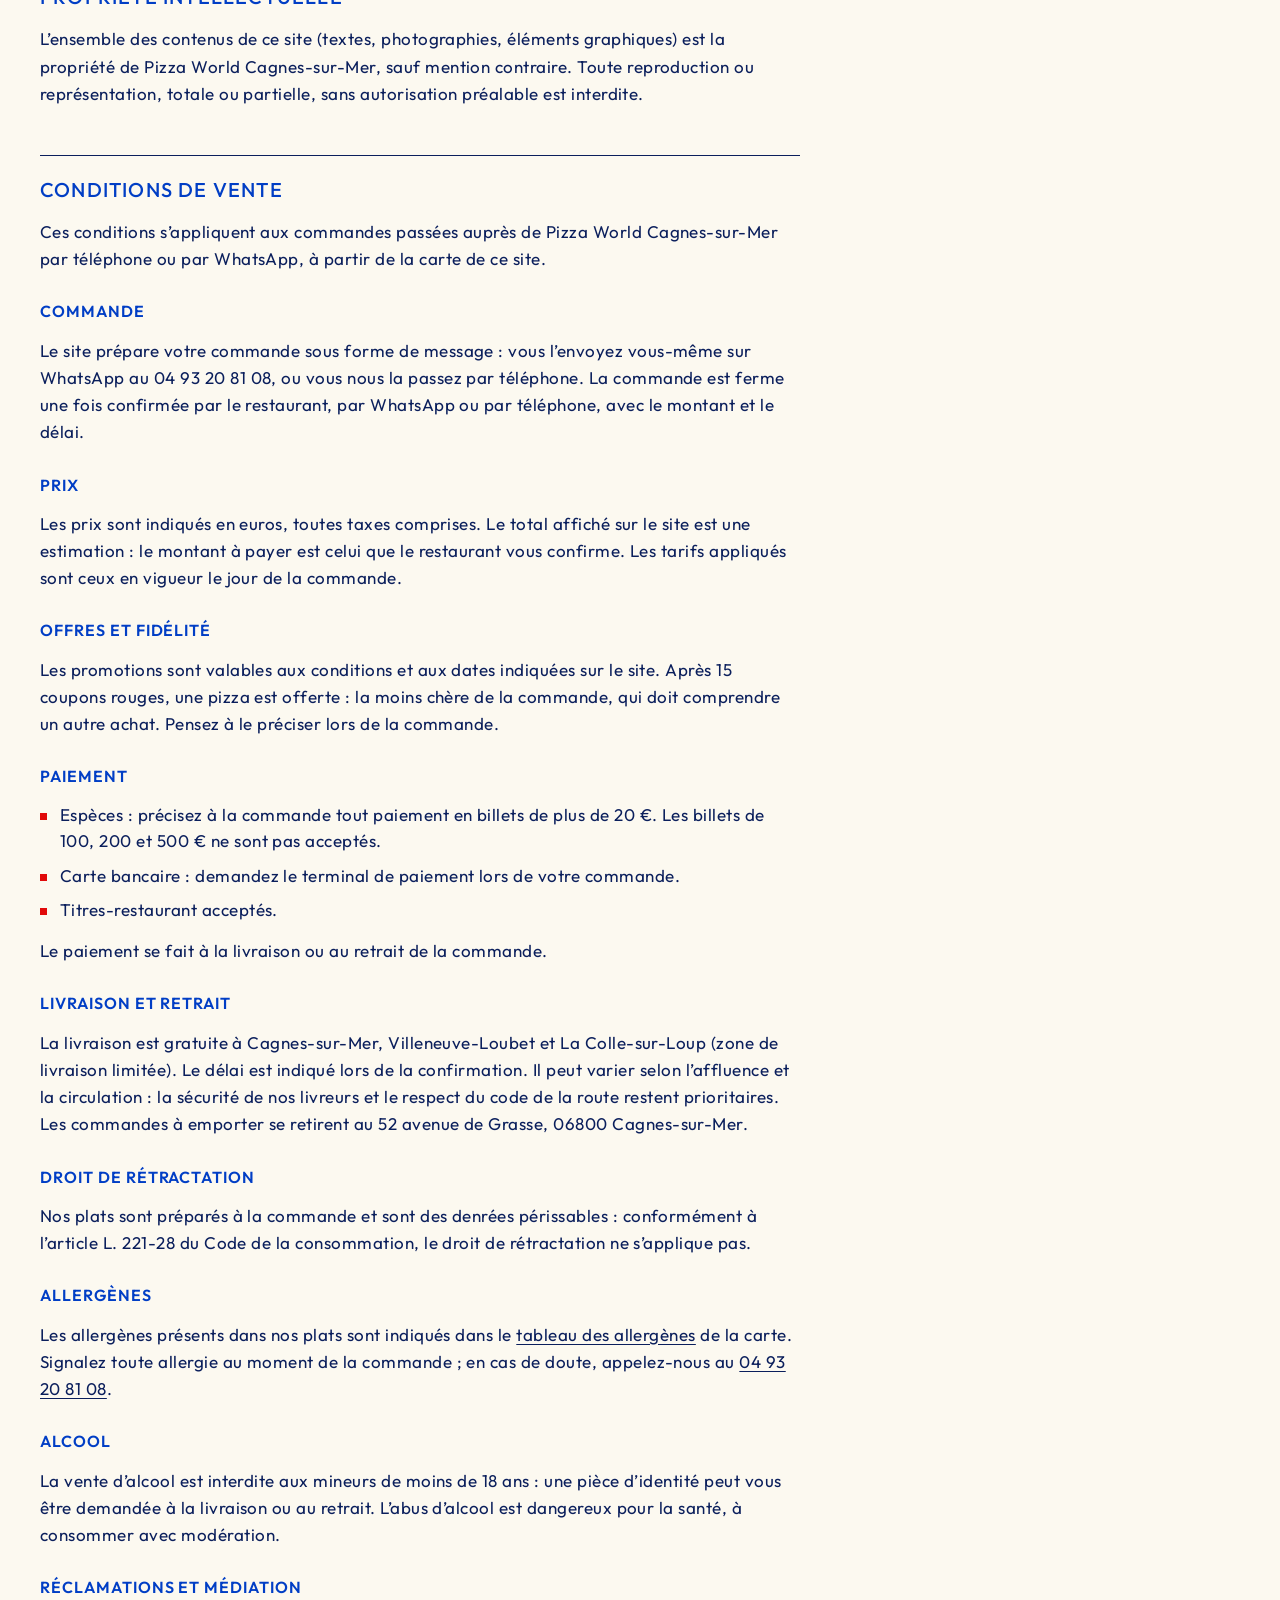
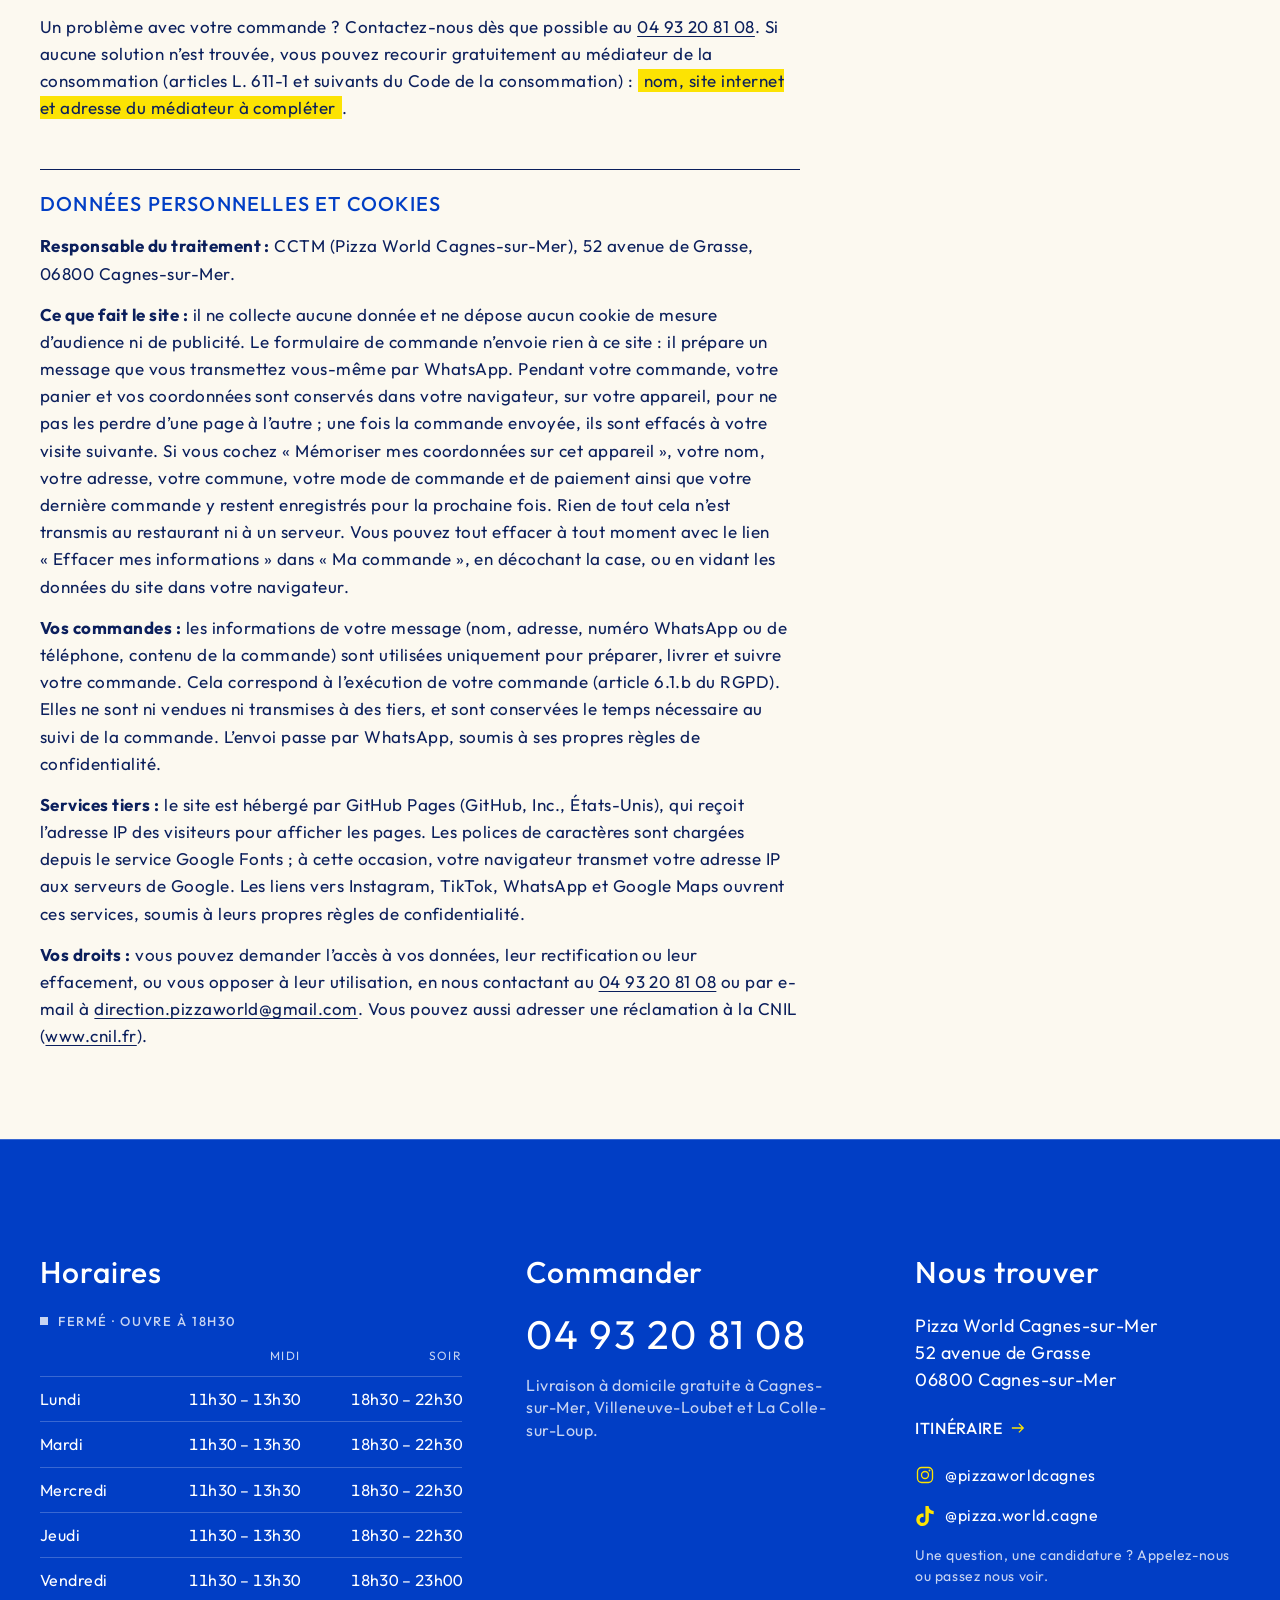
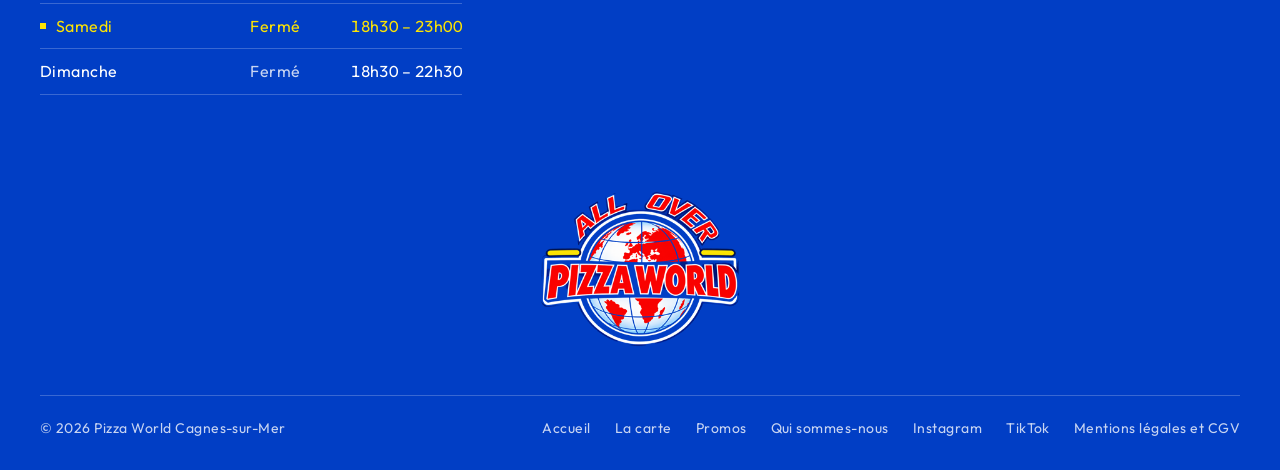
<file: mentions-legales.html>
<!doctype html>
<html lang="fr">
<head>
  <meta charset="utf-8">
  <meta name="viewport" content="width=device-width, initial-scale=1">
  <title>Mentions légales et conditions de vente · Pizza World Cagnes-sur-Mer</title>
  <meta name="description" content="Mentions légales, conditions de vente et données personnelles de Pizza World Cagnes-sur-Mer, 52 avenue de Grasse, 06800 Cagnes-sur-Mer.">
  <meta name="robots" content="noindex">
  <meta name="theme-color" content="#013ec5">
  <link rel="icon" href="favicon.ico" sizes="32x32">
  <link rel="icon" href="assets/img/favicon.svg" type="image/svg+xml">
  <link rel="apple-touch-icon" href="assets/img/apple-touch-icon.png">
  <link rel="preconnect" href="https://fonts.googleapis.com">
  <link rel="preconnect" href="https://fonts.gstatic.com" crossorigin>
  <link rel="stylesheet" href="https://fonts.googleapis.com/css2?family=Outfit:wght@300;400;500;600;700&amp;display=swap">
  <link rel="stylesheet" href="assets/css/style.css">
</head>
<body>
  <svg width="0" height="0" style="position:absolute" aria-hidden="true" focusable="false">
    <symbol id="i-phone" viewBox="0 0 24 24"><path fill="currentColor" d="M6.62 10.79a15.05 15.05 0 0 0 6.59 6.59l2.2-2.2a1 1 0 0 1 1.02-.24c1.12.37 2.32.57 3.57.57a1 1 0 0 1 1 1V20a1 1 0 0 1-1 1A17 17 0 0 1 3 4a1 1 0 0 1 1-1h3.5a1 1 0 0 1 1 1c0 1.25.2 2.45.57 3.57a1 1 0 0 1-.25 1.02l-2.2 2.2Z"/></symbol>
    <symbol id="i-arrow" viewBox="0 0 16 16"><path fill="none" stroke="currentColor" stroke-width="1.5" d="M1 8h13M9 3l5 5-5 5"/></symbol>
    <symbol id="i-up" viewBox="0 0 16 16"><path fill="none" stroke="currentColor" stroke-width="1.6" d="M3 10.5 8 5.5l5 5"/></symbol>
    <symbol id="i-instagram" viewBox="0 0 24 24"><g fill="none" stroke="currentColor" stroke-width="1.6"><rect x="3" y="3" width="18" height="18" rx="5"/><circle cx="12" cy="12" r="4.2"/></g><circle cx="17.4" cy="6.6" r="1.1" fill="currentColor"/></symbol>
    <symbol id="i-tiktok" viewBox="0 0 24 24"><path fill="currentColor" d="M12.525.02c1.31-.02 2.61-.01 3.91-.02.08 1.53.63 3.09 1.75 4.17 1.12 1.11 2.7 1.62 4.24 1.79v4.03c-1.44-.05-2.89-.35-4.2-.97-.57-.26-1.1-.59-1.62-.93-.01 2.92.01 5.84-.02 8.75-.08 1.4-.54 2.79-1.35 3.94-1.31 1.92-3.58 3.17-5.91 3.21-1.43.08-2.86-.31-4.08-1.03-2.02-1.19-3.44-3.37-3.65-5.71-.02-.5-.03-1-.01-1.49.18-1.9 1.12-3.72 2.58-4.96 1.66-1.44 3.98-2.13 6.15-1.72.02 1.48-.04 2.96-.04 4.44-.99-.32-2.15-.23-3.02.37-.63.41-1.11 1.04-1.36 1.75-.21.51-.15 1.07-.14 1.61.24 1.64 1.82 3.02 3.5 2.87 1.12-.01 2.19-.66 2.77-1.61.19-.33.4-.67.41-1.06.1-1.79.06-3.57.07-5.36.01-4.03-.01-8.05.02-12.07z"/></symbol>
    <symbol id="i-whatsapp" viewBox="0 0 24 24"><path fill="currentColor" d="M17.472 14.382c-.297-.149-1.758-.867-2.03-.967-.273-.099-.471-.148-.67.15-.197.297-.767.966-.94 1.164-.173.199-.347.223-.644.075-.297-.15-1.255-.463-2.39-1.475-.883-.788-1.48-1.761-1.653-2.059-.173-.297-.018-.458.13-.606.134-.133.298-.347.446-.52.149-.174.198-.298.298-.497.099-.198.05-.371-.025-.52-.075-.149-.669-1.612-.916-2.207-.242-.579-.487-.5-.669-.51-.173-.008-.371-.01-.57-.01-.198 0-.52.074-.792.372-.272.297-1.04 1.016-1.04 2.479 0 1.462 1.065 2.875 1.213 3.074.149.198 2.096 3.2 5.077 4.487.709.306 1.262.489 1.694.625.712.227 1.36.195 1.871.118.571-.085 1.758-.719 2.006-1.413.248-.694.248-1.289.173-1.413-.074-.124-.272-.198-.57-.347m-5.421 7.403h-.004a9.87 9.87 0 0 1-5.031-1.378l-.361-.214-3.741.982.998-3.648-.235-.374a9.86 9.86 0 0 1-1.51-5.26c.001-5.45 4.436-9.884 9.888-9.884 2.64 0 5.122 1.03 6.988 2.898a9.825 9.825 0 0 1 2.893 6.994c-.003 5.45-4.437 9.884-9.885 9.884m8.413-18.297A11.815 11.815 0 0 0 12.05 0C5.495 0 .16 5.335.157 11.892c0 2.096.547 4.142 1.588 5.945L.057 24l6.305-1.654a11.882 11.882 0 0 0 5.683 1.448h.005c6.554 0 11.89-5.335 11.893-11.893a11.821 11.821 0 0 0-3.48-8.413Z"/></symbol>
  </svg>

  <a class="skip-link" href="#contenu">Aller au contenu</a>

  <!-- ===== En-tête ===== -->
  <header class="site-header dark">
    <div class="wrap header-inner">
      <!-- Bandeau d'infos défilantes : en haut sur ordinateur, à côté du logo sur mobile -->
      <div class="header-ticker" aria-hidden="true">
        <div class="header-ticker-track">
          <ul>
            <li><span data-open-status>Ouvert tous les soirs</span></li>
            <li>Pâte &amp; sauce maison</li>
            <li>Livraison à domicile gratuite</li>
            <li>Commandez sur WhatsApp</li>
            <li>04 93 20 81 08</li>
            <li>15 coupons rouges = 1 pizza offerte</li>
            <li>4,77/5 sur Uber Eats</li>
            <li>Ouvert le midi du lundi au vendredi</li>
          </ul>
          <ul>
            <li><span data-open-status>Ouvert tous les soirs</span></li>
            <li>Pâte &amp; sauce maison</li>
            <li>Livraison à domicile gratuite</li>
            <li>Commandez sur WhatsApp</li>
            <li>04 93 20 81 08</li>
            <li>15 coupons rouges = 1 pizza offerte</li>
            <li>4,77/5 sur Uber Eats</li>
            <li>Ouvert le midi du lundi au vendredi</li>
          </ul>
        </div>
      </div>

      <nav class="nav nav-left" aria-label="Navigation principale">
        <a class="nav-link" href="carte.html">La carte</a>
        <a class="nav-link" href="index.html#livraison">Livraison</a>
        <a class="nav-link" href="index.html#promotions" data-promos-link>Promos</a>
        <a class="nav-link" href="index.html#qui-sommes-nous">Qui sommes-nous</a>
      </nav>

      <a class="brand" href="index.html">
        <img src="assets/img/logo-320.png" width="320" height="250" alt="Pizza World Cagnes-sur-Mer, retour à l’accueil">
      </a>

      <div class="nav nav-right">
        <a class="nav-link" href="#horaires">Horaires</a>
        <a class="nav-icon" href="https://www.instagram.com/pizzaworldcagnes/" target="_blank" rel="noopener" aria-label="Instagram @pizzaworldcagnes (nouvelle fenêtre)">
          <svg class="icon" aria-hidden="true"><use href="#i-instagram"/></svg>
        </a>
        <a class="nav-icon" href="https://www.tiktok.com/@pizza.world.cagne" target="_blank" rel="noopener" aria-label="TikTok @pizza.world.cagne (nouvelle fenêtre)">
          <svg class="icon" aria-hidden="true"><use href="#i-tiktok"/></svg>
        </a>
        <a class="btn btn-sm" href="tel:+33493208108">
          <svg class="icon" aria-hidden="true"><use href="#i-phone"/></svg>04 93 20 81 08
        </a>
      </div>

      <button class="nav-toggle" type="button" aria-expanded="false" aria-controls="mobile-nav" aria-label="Ouvrir le menu">
        <span class="nav-toggle-bars" aria-hidden="true"></span>
      </button>
    </div>

    <div class="mobile-nav dark" id="mobile-nav" hidden>
      <nav class="mobile-nav-links" aria-label="Navigation mobile">
        <a href="index.html">Accueil <svg class="icon" aria-hidden="true"><use href="#i-arrow"/></svg></a>
        <a href="carte.html">La carte <svg class="icon" aria-hidden="true"><use href="#i-arrow"/></svg></a>
        <a href="index.html#livraison">Livraison <svg class="icon" aria-hidden="true"><use href="#i-arrow"/></svg></a>
        <a href="index.html#promotions" data-promos-link>Promos <svg class="icon" aria-hidden="true"><use href="#i-arrow"/></svg></a>
        <a href="index.html#qui-sommes-nous">Qui sommes-nous <svg class="icon" aria-hidden="true"><use href="#i-arrow"/></svg></a>
        <a href="#horaires">Horaires &amp; accès <svg class="icon" aria-hidden="true"><use href="#i-arrow"/></svg></a>
      </nav>
      <div class="mobile-nav-foot">
        <p class="status" data-open-status hidden></p>
        <a class="btn" href="tel:+33493208108"><svg class="icon" aria-hidden="true"><use href="#i-phone"/></svg>Commander · 04 93 20 81 08</a>
        <a class="social-link" href="https://www.instagram.com/pizzaworldcagnes/" target="_blank" rel="noopener"><svg class="icon" aria-hidden="true"><use href="#i-instagram"/></svg>@pizzaworldcagnes</a>
        <a class="social-link" href="https://www.tiktok.com/@pizza.world.cagne" target="_blank" rel="noopener"><svg class="icon" aria-hidden="true"><use href="#i-tiktok"/></svg>@pizza.world.cagne</a>
        <p class="small muted">52 avenue de Grasse, 06800 Cagnes-sur-Mer</p>
      </div>
    </div>
  </header>

  <main id="contenu">
    <section class="page-hero dark" aria-labelledby="legal-title">
      <div class="wrap">
        <p class="eyebrow">Mentions légales · Conditions de vente · Données personnelles</p>
        <h1 class="display" id="legal-title">Mentions<br>légales</h1>
      </div>
    </section>

    <div class="light">
      <div class="wrap prose-wrap">
        <!-- Les champs surlignés en jaune sont à compléter avant la mise en ligne. -->
        <div class="prose">
          <nav class="prose-toc" aria-label="Sur cette page">
            <a class="link-arrow" href="#mentions">Mentions légales <svg class="icon" aria-hidden="true"><use href="#i-arrow"/></svg></a>
            <a class="link-arrow" href="#conditions">Conditions de vente <svg class="icon" aria-hidden="true"><use href="#i-arrow"/></svg></a>
            <a class="link-arrow" href="#donnees">Données personnelles <svg class="icon" aria-hidden="true"><use href="#i-arrow"/></svg></a>
            <a class="link-arrow" href="carte.html#allergenes">Allergènes <svg class="icon" aria-hidden="true"><use href="#i-arrow"/></svg></a>
          </nav>

          <h2 id="mentions">Éditeur du site</h2>
          <p>Informations publiées en application de l’article 6 de la loi n°&nbsp;2004-575 du 21 juin 2004 pour la confiance dans l’économie numérique.</p>
          <dl>
            <dt>Nom commercial</dt><dd>Pizza World Cagnes-sur-Mer (enseigne «&nbsp;Pizza All Over World&nbsp;»)</dd>
            <dt>Raison sociale</dt><dd>CCTM</dd>
            <dt>Forme juridique et capital</dt><dd>Société à responsabilité limitée à associé unique, au capital de 1&nbsp;000&nbsp;€</dd>
            <dt>Siège social</dt><dd>52 avenue de Grasse, 06800 Cagnes-sur-Mer</dd>
            <dt>Téléphone</dt><dd><a href="tel:+33493208108">04 93 20 81 08</a></dd>
            <dt>E-mail</dt><dd><a href="mailto:direction.pizzaworld@gmail.com">direction.pizzaworld@gmail.com</a></dd>
            <dt>RCS</dt><dd>RCS Antibes 109&nbsp;460&nbsp;709</dd>
            <dt>SIRET</dt><dd>109&nbsp;460&nbsp;709&nbsp;00016</dd>
            <dt>TVA intracommunautaire</dt><dd>FR85&nbsp;109&nbsp;460&nbsp;709</dd>
            <dt>Directeur de la publication</dt><dd>Carlo Perotta, gérant</dd>
          </dl>

          <h2>Hébergement</h2>
          <!-- Hébergeur du site : GitHub Pages. À modifier si le site est hébergé ailleurs. -->
          <dl>
            <dt>Hébergeur</dt><dd>GitHub, Inc. (service GitHub Pages)</dd>
            <dt>Adresse</dt><dd>88 Colin P. Kelly Jr. Street, San Francisco, CA 94107, États-Unis</dd>
            <dt>Contact</dt><dd><a href="https://support.github.com/contact" target="_blank" rel="noopener">support.github.com/contact</a> (GitHub ne communique pas de numéro de téléphone)</dd>
          </dl>

          <h2>Propriété intellectuelle</h2>
          <p>L’ensemble des contenus de ce site (textes, photographies, éléments graphiques) est la propriété de Pizza World Cagnes-sur-Mer, sauf mention contraire. Toute reproduction ou représentation, totale ou partielle, sans autorisation préalable est interdite.</p>

          <h2 id="conditions">Conditions de vente</h2>
          <p>Ces conditions s’appliquent aux commandes passées auprès de Pizza World Cagnes-sur-Mer par téléphone ou par WhatsApp, à partir de la carte de ce site.</p>

          <h3>Commande</h3>
          <p>Le site prépare votre commande sous forme de message&nbsp;: vous l’envoyez vous-même sur WhatsApp au 04&nbsp;93&nbsp;20&nbsp;81&nbsp;08, ou vous nous la passez par téléphone. La commande est ferme une fois confirmée par le restaurant, par WhatsApp ou par téléphone, avec le montant et le délai.</p>

          <h3>Prix</h3>
          <p>Les prix sont indiqués en euros, toutes taxes comprises. Le total affiché sur le site est une estimation&nbsp;: le montant à payer est celui que le restaurant vous confirme. Les tarifs appliqués sont ceux en vigueur le jour de la commande.</p>

          <h3>Offres et fidélité</h3>
          <p>Les promotions sont valables aux conditions et aux dates indiquées sur le site. Après 15 coupons rouges, une pizza est offerte&nbsp;: la moins chère de la commande, qui doit comprendre un autre achat. Pensez à le préciser lors de la commande.</p>

          <h3>Paiement</h3>
          <ul>
            <li>Espèces&nbsp;: précisez à la commande tout paiement en billets de plus de 20&nbsp;€. Les billets de 100, 200 et 500&nbsp;€ ne sont pas acceptés.</li>
            <li>Carte bancaire&nbsp;: demandez le terminal de paiement lors de votre commande.</li>
            <li>Titres-restaurant acceptés.</li>
          </ul>
          <p>Le paiement se fait à la livraison ou au retrait de la commande.</p>

          <h3>Livraison et retrait</h3>
          <p>La livraison est gratuite à Cagnes-sur-Mer, Villeneuve-Loubet et La Colle-sur-Loup (zone de livraison limitée). Le délai est indiqué lors de la confirmation. Il peut varier selon l’affluence et la circulation&nbsp;: la sécurité de nos livreurs et le respect du code de la route restent prioritaires. Les commandes à emporter se retirent au 52 avenue de Grasse, 06800 Cagnes-sur-Mer.</p>

          <h3>Droit de rétractation</h3>
          <p>Nos plats sont préparés à la commande et sont des denrées périssables&nbsp;: conformément à l’article L.&nbsp;221-28 du Code de la consommation, le droit de rétractation ne s’applique pas.</p>

          <h3>Allergènes</h3>
          <p>Les allergènes présents dans nos plats sont indiqués dans le <a href="carte.html#allergenes">tableau des allergènes</a> de la carte. Signalez toute allergie au moment de la commande&nbsp;; en cas de doute, appelez-nous au <a href="tel:+33493208108">04 93 20 81 08</a>.</p>

          <h3>Alcool</h3>
          <p>La vente d’alcool est interdite aux mineurs de moins de 18 ans&nbsp;: une pièce d’identité peut vous être demandée à la livraison ou au retrait. L’abus d’alcool est dangereux pour la santé, à consommer avec modération.</p>

          <h3>Réclamations et médiation</h3>
          <p>Un problème avec votre commande&nbsp;? Contactez-nous dès que possible au <a href="tel:+33493208108">04 93 20 81 08</a>. Si aucune solution n’est trouvée, vous pouvez recourir gratuitement au médiateur de la consommation (articles L.&nbsp;611-1 et suivants du Code de la consommation)&nbsp;: <span class="todo">nom, site internet et adresse du médiateur à compléter</span>.</p>

          <h2 id="donnees">Données personnelles et cookies</h2>
          <p><strong>Responsable du traitement&nbsp;:</strong> CCTM (Pizza World Cagnes-sur-Mer), 52 avenue de Grasse, 06800 Cagnes-sur-Mer.</p>
          <p><strong>Ce que fait le site&nbsp;:</strong> il ne collecte aucune donnée et ne dépose aucun cookie de mesure d’audience ni de publicité. Le formulaire de commande n’envoie rien à ce site&nbsp;: il prépare un message que vous transmettez vous-même par WhatsApp. Pendant votre commande, votre panier et vos coordonnées sont conservés dans votre navigateur, sur votre appareil, pour ne pas les perdre d’une page à l’autre&nbsp;; une fois la commande envoyée, ils sont effacés à votre visite suivante. Si vous cochez «&nbsp;Mémoriser mes coordonnées sur cet appareil&nbsp;», votre nom, votre adresse, votre commune, votre mode de commande et de paiement ainsi que votre dernière commande y restent enregistrés pour la prochaine fois. Rien de tout cela n’est transmis au restaurant ni à un serveur. Vous pouvez tout effacer à tout moment avec le lien «&nbsp;Effacer mes informations&nbsp;» dans «&nbsp;Ma commande&nbsp;», en décochant la case, ou en vidant les données du site dans votre navigateur.</p>
          <p><strong>Vos commandes&nbsp;:</strong> les informations de votre message (nom, adresse, numéro WhatsApp ou de téléphone, contenu de la commande) sont utilisées uniquement pour préparer, livrer et suivre votre commande. Cela correspond à l’exécution de votre commande (article 6.1.b du RGPD). Elles ne sont ni vendues ni transmises à des tiers, et sont conservées le temps nécessaire au suivi de la commande. L’envoi passe par WhatsApp, soumis à ses propres règles de confidentialité.</p>
          <p><strong>Services tiers&nbsp;:</strong> le site est hébergé par GitHub Pages (GitHub, Inc., États-Unis), qui reçoit l’adresse IP des visiteurs pour afficher les pages. Les polices de caractères sont chargées depuis le service Google Fonts&nbsp;; à cette occasion, votre navigateur transmet votre adresse IP aux serveurs de Google. Les liens vers Instagram, TikTok, WhatsApp et Google Maps ouvrent ces services, soumis à leurs propres règles de confidentialité.</p>
          <p><strong>Vos droits&nbsp;:</strong> vous pouvez demander l’accès à vos données, leur rectification ou leur effacement, ou vous opposer à leur utilisation, en nous contactant au <a href="tel:+33493208108">04 93 20 81 08</a> ou par e-mail à <a href="mailto:direction.pizzaworld@gmail.com">direction.pizzaworld@gmail.com</a>. Vous pouvez aussi adresser une réclamation à la CNIL (<a href="https://www.cnil.fr" target="_blank" rel="noopener">www.cnil.fr</a>).</p>
        </div>
      </div>
    </div>
  </main>

  <!-- ===== Pied de page : horaires, commande, accès ===== -->
  <footer class="site-footer dark" id="horaires">
    <div class="wrap footer-grid">
      <div class="footer-col">
        <h2 class="heading-sm">Horaires</h2>
        <p class="status" data-open-status hidden></p>
        <!-- Pour modifier les horaires : changez le texte ET l'attribut data-hours (format 24 h, créneaux séparés par un espace). -->
        <table class="hours" data-hours-table>
          <caption class="sr-only">Horaires d’ouverture</caption>
          <thead>
            <tr><th scope="col"><span class="sr-only">Jour</span></th><th scope="col">Midi</th><th scope="col">Soir</th></tr>
          </thead>
          <tbody>
            <tr data-day="1" data-hours="11:30-13:30 18:30-22:30"><th scope="row">Lundi</th><td>11h30 – 13h30</td><td>18h30 – 22h30</td></tr>
            <tr data-day="2" data-hours="11:30-13:30 18:30-22:30"><th scope="row">Mardi</th><td>11h30 – 13h30</td><td>18h30 – 22h30</td></tr>
            <tr data-day="3" data-hours="11:30-13:30 18:30-22:30"><th scope="row">Mercredi</th><td>11h30 – 13h30</td><td>18h30 – 22h30</td></tr>
            <tr data-day="4" data-hours="11:30-13:30 18:30-22:30"><th scope="row">Jeudi</th><td>11h30 – 13h30</td><td>18h30 – 22h30</td></tr>
            <tr data-day="5" data-hours="11:30-13:30 18:30-23:00"><th scope="row">Vendredi</th><td>11h30 – 13h30</td><td>18h30 – 23h00</td></tr>
            <tr data-day="6" data-hours="18:30-23:00"><th scope="row">Samedi</th><td class="closed">Fermé</td><td>18h30 – 23h00</td></tr>
            <tr data-day="0" data-hours="18:30-22:30"><th scope="row">Dimanche</th><td class="closed">Fermé</td><td>18h30 – 22h30</td></tr>
          </tbody>
        </table>
      </div>

      <div class="footer-col">
        <h2 class="heading-sm">Commander</h2>
        <a class="phone-big" href="tel:+33493208108">04 93 20 81 08</a>
        <p class="muted">Livraison à domicile gratuite à Cagnes-sur-Mer, Villeneuve-Loubet et La Colle-sur-Loup.</p>
      </div>

      <div class="footer-col">
        <h2 class="heading-sm">Nous trouver</h2>
        <address>Pizza World Cagnes-sur-Mer<br>52 avenue de Grasse<br>06800 Cagnes-sur-Mer</address>
        <a class="link-arrow" href="https://www.google.com/maps/search/?api=1&amp;query=Pizza%20World%2052%20avenue%20de%20Grasse%2006800%20Cagnes-sur-Mer" target="_blank" rel="noopener">Itinéraire <svg class="icon" aria-hidden="true"><use href="#i-arrow"/></svg></a>
        <a class="social-link" href="https://www.instagram.com/pizzaworldcagnes/" target="_blank" rel="noopener"><svg class="icon" aria-hidden="true"><use href="#i-instagram"/></svg>@pizzaworldcagnes</a>
        <a class="social-link" href="https://www.tiktok.com/@pizza.world.cagne" target="_blank" rel="noopener"><svg class="icon" aria-hidden="true"><use href="#i-tiktok"/></svg>@pizza.world.cagne</a>
        <p class="small muted">Une question, une candidature&nbsp;? Appelez-nous ou passez nous voir.</p>
      </div>
    </div>

    <div class="wrap footer-sign">
      <img class="footer-logo" src="assets/img/logo-320.png" width="320" height="250" alt="All Over Pizza World" loading="lazy" decoding="async">
    </div>

    <div class="wrap footer-bottom">
      <p>© <span data-year>2026</span> Pizza World Cagnes-sur-Mer</p>
      <nav aria-label="Liens utiles">
        <a href="index.html">Accueil</a>
        <a href="carte.html">La carte</a>
        <a href="index.html#promotions" data-promos-link>Promos</a>
        <a href="index.html#qui-sommes-nous">Qui sommes-nous</a>
        <a href="https://www.instagram.com/pizzaworldcagnes/" target="_blank" rel="noopener">Instagram</a>
        <a href="https://www.tiktok.com/@pizza.world.cagne" target="_blank" rel="noopener">TikTok</a>
        <a href="mentions-legales.html" aria-current="page">Mentions légales et CGV</a>
      </nav>
    </div>
  </footer>

  <a class="to-top" href="#contenu" aria-label="Revenir en haut de la page"><svg class="icon" aria-hidden="true"><use href="#i-up"/></svg></a>

  <div class="callbar dark">
    <a class="btn" href="tel:+33493208108"><svg class="icon" aria-hidden="true"><use href="#i-phone"/></svg>04 93 20 81 08</a>
    <a class="btn btn-outline" href="carte.html">La carte</a>
  </div>

  <script src="assets/js/promos.js" defer></script>
  <script src="assets/js/main.js" defer></script>
</body>
</html>
</file>
<file: assets/css/style.css>
/* ==========================================================================
   Pizza World Cagnes-sur-Mer
   Mise en page inspirée de la référence « Limón » (grands titres espacés,
   aplats francs, aucun arrondi, aucune ombre, aucun dégradé), aux couleurs
   du logo All Over Pizza World : bleu roi, rouge, jaune et blanc.
   ========================================================================== */

/* ---------- Jetons ---------- */
:root {
  /* Couleurs du logo */
  --blue: #013ec5;        /* bleu roi : fond principal (identique au fond du logo) */
  --red: #e10a0a;         /* rouge : accents, pastilles, panneaux */
  --yellow: #fce303;      /* jaune : boutons d'action, grands titres sur bleu */
  --white: #ffffff;

  /* Dérivés */
  --blue-deep: #0b1f5c;   /* bleu nuit : texte sur fond clair */
  --cream: #fcf9f0;       /* crème : sections claires */
  --blue-mist: #c7d4f2;   /* texte secondaire sur bleu */
  --ink-muted: #475581;   /* texte secondaire sur crème */
  --line-dark: rgba(255, 255, 255, 0.22); /* filet sur fond bleu */
  --line-light: #d3daea;                  /* filet sur fond crème */

  --font: "Outfit", ui-sans-serif, system-ui, -apple-system, "Segoe UI", Roboto, sans-serif;

  --maxw: 1200px;
  --gutter: clamp(16px, 4vw, 32px);
  --section-y: clamp(64px, 9vw, 120px);
  --radius: 1px;
  --topbar-h: 34px;       /* bandeau d'infos défilantes (ordinateur) */
  --header-row-h: 88px;   /* ligne logo + menu */
  --header-h: calc(var(--topbar-h) + var(--header-row-h));
  --catnav-h: 60px;
}

@media (max-width: 1079px) {
  :root { --topbar-h: 0px; --header-row-h: 68px; }
}

/* ---------- Base ---------- */
*, *::before, *::after { box-sizing: border-box; }

html {
  -webkit-text-size-adjust: 100%;
  text-size-adjust: 100%;
  scroll-behavior: smooth;
  scroll-padding-top: calc(var(--header-h) + 12px);
}
html.has-cat-nav { scroll-padding-top: calc(var(--header-h) + var(--catnav-h) + 16px); }

body {
  margin: 0;
  min-height: 100vh;
  background: var(--blue);
  color: var(--white);
  font-family: var(--font);
  font-size: 16px;
  font-weight: 400;
  line-height: 1.4;
  letter-spacing: 0.03em;
  -webkit-font-smoothing: antialiased;
  -moz-osx-font-smoothing: grayscale;
  overflow-x: clip;
}
body.nav-open { overflow: hidden; }

img { display: block; max-width: 100%; height: auto; }
a { color: inherit; }
h1, h2, h3, h4, p, ul, ol, dl, dd, figure, address, table { margin: 0; }
ul, ol { padding: 0; list-style: none; }
address { font-style: normal; }
button { font: inherit; color: inherit; }
sup { font-size: 0.65em; line-height: 0; }
svg.icon { width: 16px; height: 16px; flex: none; }

::selection { background: var(--yellow); color: var(--blue-deep); }

:focus-visible { outline: 2px solid var(--yellow); outline-offset: 3px; }
.light :focus-visible { outline-color: var(--blue); }
.light .dark :focus-visible { outline-color: var(--yellow); }

@media (prefers-reduced-motion: reduce) {
  html { scroll-behavior: auto; }
  *, *::before, *::after {
    animation-duration: 0.01ms !important;
    animation-iteration-count: 1 !important;
    transition-duration: 0.01ms !important;
  }
}

/* ---------- Utilitaires ---------- */
[hidden] { display: none !important; }
.nowrap { white-space: nowrap; }
.sr-only {
  position: absolute !important;
  width: 1px; height: 1px;
  padding: 0; margin: -1px;
  overflow: hidden; clip: rect(0 0 0 0);
  white-space: nowrap; border: 0;
}

.skip-link {
  position: absolute; left: var(--gutter); top: -200px; z-index: 100;
  padding: 12px 16px;
  background: var(--yellow); color: var(--blue-deep);
  font-weight: 600; letter-spacing: 0.04em; text-transform: uppercase; text-decoration: none;
}
.skip-link:focus { top: 12px; }

.wrap {
  width: 100%;
  max-width: calc(var(--maxw) + 2 * var(--gutter));
  margin-inline: auto;
  padding-inline: var(--gutter);
}

.dark { background: var(--blue); color: var(--white); }
.light { background: var(--cream); color: var(--blue-deep); }
.section { padding-block: var(--section-y); }

/* ---------- Typographie ---------- */
.eyebrow {
  font-size: 14px;
  font-weight: 500;
  line-height: 1.45;
  letter-spacing: 0.12em;
  text-transform: uppercase;
}
.dark .eyebrow { color: var(--blue-mist); }
.light .eyebrow { color: var(--red); }
.light .dark .eyebrow { color: var(--white); }

.display {
  font-size: clamp(50px, 7.4vw, 75px);
  font-weight: 400;
  line-height: 1;
  letter-spacing: 0.06em;
  text-transform: uppercase;
  color: var(--yellow);
}
.heading-lg {
  font-size: clamp(34px, 4.2vw, 46px);
  font-weight: 500;
  line-height: 1.1;
  letter-spacing: 0.04em;
}
.heading {
  font-size: clamp(28px, 3vw, 36px);
  font-weight: 500;
  line-height: 1.15;
  letter-spacing: 0.03em;
}
.heading-sm {
  font-size: clamp(24px, 2.5vw, 30px);
  font-weight: 500;
  line-height: 1.15;
  letter-spacing: 0.03em;
}
.light .heading-lg, .light .heading, .light .heading-sm { color: var(--blue); }
.light .dark .heading-sm { color: var(--white); }

.lead {
  font-size: clamp(18px, 1.7vw, 20px);
  line-height: 1.45;
  letter-spacing: 0.02em;
}
.text {
  max-width: 640px;
  font-size: clamp(17px, 1.6vw, 19px);
  line-height: 1.5;
  letter-spacing: 0.03em;
}
.small { font-size: 14px; line-height: 1.5; letter-spacing: 0.04em; }
.footnote { font-size: 13px; line-height: 1.45; letter-spacing: 0.04em; }
.dark .footnote, .dark .muted { color: var(--blue-mist); }
.light .footnote, .light .muted { color: var(--ink-muted); }
.light .dark .footnote, .light .dark .muted { color: var(--white); }

/* ---------- Boutons et liens ---------- */
.btn {
  display: inline-flex; align-items: center; justify-content: center; gap: 10px;
  min-height: 48px;
  padding: 14px 20px;
  background: var(--yellow); color: var(--blue-deep);
  border: 1px solid var(--yellow);
  border-radius: var(--radius);
  font-family: var(--font);
  font-size: 16px;
  font-weight: 600;
  line-height: 1;
  letter-spacing: 0.04em;
  text-transform: uppercase;
  text-decoration: none;
  white-space: nowrap;
  cursor: pointer;
  transition: background-color 0.2s ease, border-color 0.2s ease, color 0.2s ease;
}
.btn:hover { background: var(--white); border-color: var(--white); }
.btn svg { width: 16px; height: 16px; flex: none; }
.btn-sm { min-height: 40px; padding: 10px 14px; font-size: 14px; }
.btn-sm svg { width: 14px; height: 14px; }

.btn-outline { background: transparent; color: inherit; border-color: currentColor; }
.dark .btn-outline:hover { background: var(--white); color: var(--blue); border-color: var(--white); }
.light .btn-outline:hover { background: var(--blue); color: var(--white); border-color: var(--blue); }

.link-arrow {
  display: inline-flex; align-items: center; gap: 8px;
  padding-block: 8px;
  font-size: 16px;
  font-weight: 500;
  line-height: 1.2;
  letter-spacing: 0.04em;
  text-transform: uppercase;
  text-decoration: none;
  text-decoration-thickness: 1px;
  text-underline-offset: 6px;
}
.link-arrow svg { width: 14px; height: 14px; flex: none; transition: transform 0.2s ease; }
.link-arrow:hover { text-decoration-line: underline; }
.link-arrow:hover svg:last-child { transform: translateX(3px); }
.dark .link-arrow svg { color: var(--yellow); }
.light .link-arrow svg { color: var(--red); }

/* ---------- En-tête ---------- */
.site-header {
  position: sticky; top: 0; z-index: 50;
  border-bottom: 1px solid transparent;
  transition: border-color 0.2s ease;
}
.site-header.is-scrolled { border-bottom-color: var(--line-dark); }

.header-inner {
  display: grid;
  grid-template-columns: 1fr auto 1fr;
  grid-template-rows: var(--topbar-h) var(--header-row-h);
  grid-template-areas:
    "tick tick tick"
    "navl logo navr";
  align-items: center;
  column-gap: 24px;
}
.nav-left { grid-area: navl; }
.nav-right { grid-area: navr; }
.nav-toggle { grid-area: toggle; }

/* Bandeau d'infos défilantes : au-dessus du menu sur ordinateur, à côté du logo sur mobile */
.header-ticker {
  grid-area: tick;
  align-self: stretch;
  display: flex; align-items: center;
  min-width: 0;
  overflow: hidden;
  border-bottom: 1px solid var(--line-dark);
  color: var(--yellow);
  font-size: 12px;
  font-weight: 500;
  letter-spacing: 0.14em;
  text-transform: uppercase;
  white-space: nowrap;
}
.header-ticker-track { display: flex; width: max-content; animation: ticker 50s linear infinite; }
.header-ticker:hover .header-ticker-track { animation-play-state: paused; }
.header-ticker ul { display: flex; flex: none; }
.header-ticker li { display: inline-flex; align-items: center; }
.header-ticker li::after { content: ""; width: 5px; height: 5px; margin-inline: 22px; background: var(--red); }
.header-ticker [data-open-status]:not(.is-open) { color: var(--blue-mist); }
.header-ticker .is-promo { color: var(--white); }   /* promos de assets/js/promos.js */
@keyframes ticker { to { transform: translateX(-50%); } }

.nav { display: flex; align-items: center; gap: 4px; }
.nav-right { justify-content: flex-end; gap: 12px; }

.nav-link {
  display: inline-block;
  padding: 7px 9px;
  border: 1px solid transparent;
  border-radius: var(--radius);
  font-size: 15px;
  letter-spacing: 0.06em;
  text-transform: uppercase;
  text-decoration: none;
  transition: color 0.2s ease, border-color 0.2s ease;
}
.nav-link:hover { color: var(--yellow); }
.nav-link[aria-current="page"] { border-color: var(--white); }
.nav .nav-link { white-space: nowrap; }
/* Écrans moyens : menu un peu plus serré pour tenir à côté du logo */
@media (min-width: 1080px) and (max-width: 1279px) {
  .nav-left { gap: 0; }
  .nav .nav-link { padding-inline: 7px; font-size: clamp(13px, 1.2vw, 15px); letter-spacing: 0.05em; }
}

.nav-icon {
  display: inline-grid; place-items: center;
  width: 40px; height: 40px;
  transition: color 0.2s ease;
}
.nav-icon:hover { color: var(--yellow); }
.nav-icon svg { width: 20px; height: 20px; }

.social-link {
  display: inline-flex; align-items: center; gap: 10px;
  font-size: 16px;
  letter-spacing: 0.04em;
  text-decoration: none;
  text-underline-offset: 5px;
}
.social-link svg { width: 20px; height: 20px; flex: none; color: var(--yellow); }
.social-link:hover { text-decoration: underline; }

/* Logo : posé sur le bleu du logo, il déborde de l'en-tête en haut de page
   puis se réduit au défilement (classe is-scrolled ajoutée par main.js). */
.brand {
  grid-area: logo;
  position: relative; z-index: 2;
  display: block;
  align-self: start;
  margin-top: 10px;
  line-height: 0;
}
.brand img { width: auto; height: 116px; transition: height 0.3s ease; }
.site-header.is-scrolled .brand img { height: 68px; }

.nav-toggle { display: none; }
.nav-toggle-bars { position: relative; display: block; width: 26px; height: 12px; }
.nav-toggle-bars::before,
.nav-toggle-bars::after {
  content: "";
  position: absolute; left: 0; right: 0;
  height: 1.5px;
  background: currentColor;
  transition: transform 0.25s ease, top 0.25s ease;
}
.nav-toggle-bars::before { top: 0; }
.nav-toggle-bars::after { top: 10.5px; }
.nav-toggle[aria-expanded="true"] .nav-toggle-bars::before { top: 5.25px; transform: rotate(45deg); }
.nav-toggle[aria-expanded="true"] .nav-toggle-bars::after { top: 5.25px; transform: rotate(-45deg); }

.mobile-nav {
  position: fixed; inset: var(--header-h) 0 0; z-index: 49;
  display: flex; flex-direction: column;
  padding: 8px var(--gutter) calc(32px + env(safe-area-inset-bottom));
  overflow-y: auto;
  border-top: 1px solid var(--line-dark);
}
.mobile-nav[hidden] { display: none; }
.mobile-nav-links a {
  display: flex; align-items: center; justify-content: space-between; gap: 16px;
  padding: 20px 0;
  border-bottom: 1px solid var(--line-dark);
  font-size: 26px;
  letter-spacing: 0.06em;
  text-transform: uppercase;
  text-decoration: none;
}
.mobile-nav-links a svg { width: 16px; height: 16px; color: var(--yellow); }
.mobile-nav-links a[aria-current="page"] { color: var(--yellow); }
.mobile-nav-foot { display: grid; gap: 18px; justify-items: start; margin-top: auto; padding-top: 40px; }

@media (max-width: 1079px) {
  .header-inner {
    grid-template-columns: auto minmax(0, 1fr) auto;
    grid-template-rows: var(--header-row-h);
    grid-template-areas: "logo tick toggle";
    column-gap: 14px;
  }
  .header-ticker { align-self: center; height: 32px; border-bottom: 0; font-size: 11px; letter-spacing: 0.12em; }
  .header-ticker li::after { margin-inline: 16px; }
  .nav-left, .nav-right { display: none; }
  .brand { align-self: center; justify-self: start; margin-top: 0; }
  .brand img, .site-header.is-scrolled .brand img { height: 56px; }
  .nav-toggle {
    display: inline-grid; place-items: center;
    width: 48px; height: 48px;
    margin-right: -12px;
    background: none; border: 0;
    cursor: pointer;
  }
}
@media (min-width: 1080px) {
  .mobile-nav { display: none !important; }
}

/* ---------- Héros (accueil) ---------- */
.hero {
  display: grid;
  grid-template-columns: minmax(var(--gutter), 1fr) minmax(0, 600px) minmax(0, 600px) minmax(var(--gutter), 1fr);
}
/* « Pâte & sauce / maison » : deux lignes, sans coupure */
.hero-title { font-size: clamp(40px, 4.9vw, 70px); }
.display-line { display: block; white-space: nowrap; }
@media (max-width: 899px) {
  .hero-title { font-size: clamp(32px, 11vw, 64px); }
}
.hero-copy {
  grid-column: 2; grid-row: 1;
  align-self: center;
  padding: clamp(56px, 8vw, 104px) clamp(24px, 4vw, 56px) clamp(56px, 8vw, 104px) 0;
}
.hero-copy .eyebrow { margin-bottom: 28px; }
.hero-copy h1 { margin-bottom: 28px; }
.hero-sub { max-width: 30em; }
.hero-actions { display: flex; flex-wrap: wrap; align-items: center; gap: 12px 28px; margin-top: 36px; }
.hero-meta { display: grid; gap: 10px; justify-items: start; margin-top: 28px; }

/* Pizza 3D (main.js) : photo vue du dessus détourée en disque ; la pizza pivote
   et change de recette à chaque tour. Des disques empilés donnent l'épaisseur de la pâte. */
.hero-media {
  grid-column: 3 / 5; grid-row: 1;
  display: flex; flex-direction: column; align-items: center; justify-content: center;
  gap: 18px;
  min-height: clamp(540px, calc(100vh - var(--header-h)), 760px);
  min-height: clamp(540px, calc(100svh - var(--header-h)), 760px);
  padding: 56px var(--gutter);
}
.hero-spin { --crust: #d9a865; --crust-dark: #b9834a; --plate: #0236b0; }
.spin-stage { position: relative; width: min(470px, 78%); aspect-ratio: 1 / 1; perspective: 1500px; }
.spin-stage::before {
  content: "";
  position: absolute; inset: -8%;
  border-radius: 50%;
  background: var(--plate);
}
.spin-tilt { position: absolute; inset: 0; transform-style: preserve-3d; transform: rotateX(12deg); }
.spin-disc { position: absolute; inset: 0; transform-style: preserve-3d; }
.spin-face {
  position: absolute; inset: 0;
  overflow: hidden;
  border-radius: 50%;
  background: var(--crust);
  -webkit-backface-visibility: hidden;
  backface-visibility: hidden;
}
.spin-front { transform: translateZ(var(--half, 8px)); }
.spin-back { transform: rotateY(180deg) translateZ(var(--half, 8px)); }
.spin-face img { width: 100%; height: 100%; object-fit: cover; }
/* Anciennes photos prises de biais (en attendant les photos vues du dessus) :
   zoom sur la pizza et croûte dessinée autour */
.spin-disc.is-angled .spin-face { border: clamp(8px, 1.4vw, 14px) solid var(--crust); }
.spin-disc.is-angled .spin-face img { transform: scale(1.5); transform-origin: 50% 80%; }
.spin-layer { position: absolute; inset: 0; border-radius: 50%; background: var(--crust-dark); }
.spin-layer:nth-child(even) { background: var(--crust); }

.spin-caption {
  position: relative; z-index: 1;
  display: grid; justify-items: center; gap: 4px;
  margin-top: clamp(26px, 3vw, 36px);   /* sous l'assiette bleue qui déborde du disque */
  text-align: center;
  transition: opacity 0.2s ease;
}
.spin-caption.is-changing { opacity: 0; }
.spin-kicker { font-size: 12px; font-weight: 500; letter-spacing: 0.14em; text-transform: uppercase; color: var(--yellow); }
.spin-name { font-size: clamp(22px, 2.4vw, 30px); font-weight: 500; line-height: 1.15; letter-spacing: 0.06em; text-transform: uppercase; }
.spin-price { font-size: 19px; color: var(--blue-mist); font-variant-numeric: tabular-nums; }
.spin-caption .choice-picker { justify-content: center; margin-top: 8px; }
.hero-spin .choice-picker .chip { border-color: rgba(255, 255, 255, 0.6); color: var(--white); }
.hero-spin .choice-picker .chip.is-on { background: var(--yellow); border-color: var(--yellow); color: var(--blue-deep); }
.hero-spin .choice-label { color: var(--yellow); }
.spin-actions { position: relative; z-index: 1; display: flex; flex-wrap: wrap; align-items: center; justify-content: center; gap: 8px; }
.spin-actions[hidden] { display: none; }
.hero-spin .add-btn { min-height: 44px; padding: 0 18px; background: var(--yellow); color: var(--blue-deep); }
.hero-spin .add-btn:hover { background: var(--white); }
.hero-spin .add-btn.is-added { background: var(--white); color: var(--blue); }
.sc-btn {
  display: grid; place-items: center;
  width: 44px; height: 44px;
  background: transparent;
  border: 1px solid rgba(255, 255, 255, 0.55);
  border-radius: var(--radius);
  color: var(--white);
  cursor: pointer;
  transition: background-color 0.2s ease, color 0.2s ease;
}
.sc-btn:hover { background: var(--white); color: var(--blue); }
.sc-btn svg { width: 16px; height: 16px; }

@media (max-width: 899px) {
  .hero { grid-template-columns: var(--gutter) minmax(0, 1fr) var(--gutter); }
  .hero-media { grid-column: 1 / -1; grid-row: 1; min-height: 0; padding: 40px var(--gutter) 4px; gap: 18px; }
  .spin-stage { width: min(300px, 70vw); }
  .hero-copy { grid-column: 2; grid-row: 2; padding: 32px 0 52px; }
  .hero-copy .eyebrow, .hero-copy h1 { margin-bottom: 22px; }
  .hero-actions { margin-top: 28px; }
}
/* ---------- Savoir-faire ---------- */
.story-grid {
  display: grid;
  grid-template-columns: minmax(0, 5fr) minmax(0, 6fr);
  gap: clamp(40px, 6vw, 88px);
  align-items: center;
}
.story-copy > * + * { margin-top: 20px; }
.story-copy .heading { max-width: 14em; }
.story-media img { width: 100%; aspect-ratio: 3 / 2; object-fit: cover; }

.story-copy .facts {
  display: grid;
  grid-template-columns: repeat(3, minmax(0, 1fr));
  margin-top: 36px;
  border-top: 1px solid var(--blue-deep);
  border-bottom: 1px solid var(--line-light);
}
.facts > div { padding: 20px 16px 20px 0; }
.facts > div + div { padding-left: 16px; border-left: 1px solid var(--line-light); }
.facts dt {
  font-size: clamp(24px, 2.6vw, 30px);
  font-weight: 500;
  line-height: 1.1;
  letter-spacing: 0.03em;
  white-space: nowrap;
  color: var(--blue);
}
.facts dd {
  margin-top: 6px;
  font-size: 13px;
  letter-spacing: 0.08em;
  text-transform: uppercase;
  color: var(--ink-muted);
}
.story-copy .link-arrow { margin-top: 28px; }

@media (max-width: 899px) {
  .story-grid { grid-template-columns: 1fr; }
  .story-media { order: -1; }
}
@media (max-width: 520px) {
  .story-copy .facts { grid-template-columns: 1fr; }
  .facts > div { display: flex; align-items: baseline; justify-content: space-between; gap: 16px; padding: 14px 0; }
  .facts > div + div { padding-left: 0; border-left: 0; border-top: 1px solid var(--line-light); }
  .facts dd { margin-top: 0; text-align: right; }
}

/* ---------- En-têtes de section ---------- */
.section-head { display: grid; gap: 16px; max-width: 720px; margin-bottom: clamp(36px, 5vw, 56px); }
.section-head--split {
  max-width: none;
  grid-template-columns: minmax(0, 1fr) minmax(0, 1fr);
  align-items: end;
  gap: 20px 64px;
}
.section-head--split > div { display: grid; gap: 16px; }
.section-foot { margin-top: clamp(40px, 5vw, 56px); }
@media (max-width: 899px) {
  .section-head--split { grid-template-columns: 1fr; }
}

/* ---------- Cartes de plats ---------- */

.food-grid {
  display: grid;
  grid-template-columns: repeat(3, minmax(0, 1fr));
  gap: 48px 30px;
}
.food-card { display: flex; flex-direction: column; }
.food-media {
  width: 100%;
  aspect-ratio: 1 / 1;
  object-fit: cover;
  background: var(--line-light);
}
.food-body { display: flex; flex-direction: column; flex: 1; gap: 10px; padding-top: 24px; }
.food-kicker {
  font-size: 12px;
  font-weight: 500;
  letter-spacing: 0.12em;
  text-transform: uppercase;
  color: var(--red);
}
.food-title { display: flex; flex-wrap: wrap; align-items: center; gap: 8px 10px; }
.food-title h3 {
  font-size: 20px;
  font-weight: 500;
  line-height: 1.2;
  letter-spacing: 0.05em;
  text-transform: uppercase;
}
.food-desc { font-size: 16px; line-height: 1.45; letter-spacing: 0.02em; color: var(--ink-muted); }
.food-foot {
  display: flex; align-items: center; justify-content: space-between; gap: 12px;
  margin-top: auto;
  padding-top: 14px;
  border-top: 1px solid var(--line-light);
}
.food-foot .link-arrow { padding-block: 4px; font-size: 15px; }
.price {
  font-size: 20px;
  font-weight: 500;
  letter-spacing: 0.03em;
  white-space: nowrap;
  font-variant-numeric: tabular-nums;
}
.light .price { color: var(--blue); }

/* Vignette typographique, en attendant la photo */
.food-media--type {
  position: relative;
  display: grid; place-items: center;
  padding: 28px;
  background: var(--red);
  color: var(--white);
  text-align: center;
}
.food-media--type::before {
  content: "";
  position: absolute; inset: 12px;
  border: 1px solid rgba(255, 255, 255, 0.4);
}
.tile-name {
  font-size: clamp(22px, 2.6vw, 32px);
  line-height: 1.1;
  letter-spacing: 0.08em;
  text-transform: uppercase;
}
.tile-mark {
  position: absolute; left: 0; right: 0; bottom: 26px;
  font-size: 10px;
  letter-spacing: 0.34em;
  text-transform: uppercase;
  color: var(--yellow);
}

.badge {
  display: inline-flex; align-items: center;
  padding: 5px 7px 4px;
  border: 1px solid currentColor;
  border-radius: var(--radius);
  font-size: 11px;
  font-weight: 500;
  line-height: 1;
  letter-spacing: 0.12em;
  text-transform: uppercase;
  white-space: nowrap;
}
.badge--new { background: var(--red); border-color: var(--red); color: var(--white); }

@media (max-width: 899px) {
  .food-grid { grid-template-columns: repeat(2, minmax(0, 1fr)); gap: 40px 18px; }
}
@media (max-width: 599px) {
  /* Accueil : carrousel horizontal */
  .food-grid--carousel {
    grid-template-columns: none;
    grid-auto-flow: column;
    grid-auto-columns: 80%;
    gap: 16px;
    margin-inline: calc(-1 * var(--gutter));
    padding-inline: var(--gutter);
    overflow-x: auto;
    scroll-snap-type: x mandatory;
    scroll-padding-inline: var(--gutter);
    scrollbar-width: none;
  }
  .food-grid--carousel::-webkit-scrollbar { display: none; }
  .food-grid--carousel > * { scroll-snap-align: start; }

  /* Carte : deux colonnes compactes */
  .food-grid--menu { gap: 32px 14px; }
  .food-grid--menu .food-body { gap: 6px; padding-top: 14px; }
  .food-grid--menu .food-title { gap: 6px; }
  .food-grid--menu .food-title h3 { font-size: 15px; letter-spacing: 0.04em; }
  .food-grid--menu .food-desc { font-size: 13.5px; line-height: 1.4; }
  .food-grid--menu .food-foot { padding-top: 10px; }
  .food-grid--menu .price { font-size: 16px; }
  .food-grid--menu .badge { padding: 4px 5px 3px; font-size: 9.5px; letter-spacing: 0.1em; }
  .food-grid--menu .food-media--type { padding: 16px; }
  .food-grid--menu .food-media--type::before { inset: 8px; }
  .food-grid--menu .tile-name { font-size: 17px; letter-spacing: 0.06em; }
  .food-grid--menu .tile-mark { bottom: 16px; font-size: 8px; }
}

/* ---------- Index de la carte (accueil) ---------- */
.menu-index-grid {
  display: grid;
  grid-template-columns: minmax(0, 4fr) minmax(0, 7fr);
  gap: 40px clamp(40px, 6vw, 96px);
  align-items: start;
}
.menu-index-head {
  position: sticky; top: calc(var(--header-h) + 40px);
  display: grid; gap: 20px; justify-items: start;
}
.menu-index-actions, .page-hero-actions { display: flex; flex-wrap: wrap; gap: 12px; }
.menu-index-actions { margin-top: 12px; }
.menu-index-list { border-top: 1px solid var(--line-dark); }
.menu-index-list a {
  display: grid;
  grid-template-columns: minmax(0, 1fr) auto 18px;
  align-items: center;
  gap: 6px 24px;
  padding: 24px 0;
  border-bottom: 1px solid var(--line-dark);
  text-decoration: none;
}
.mi-name {
  font-size: clamp(22px, 2.6vw, 30px);
  line-height: 1.15;
  letter-spacing: 0.05em;
  text-transform: uppercase;
  transition: color 0.2s ease;
}
.mi-meta {
  font-size: 13px;
  letter-spacing: 0.1em;
  text-align: right;
  text-transform: uppercase;
  color: var(--blue-mist);
}
.mi-arrow { width: 18px; height: 18px; color: var(--yellow); transition: transform 0.2s ease; }
.menu-index-list a:hover .mi-name { color: var(--yellow); }
.menu-index-list a:hover .mi-arrow { transform: translateX(4px); }

@media (max-width: 899px) {
  .menu-index-grid { grid-template-columns: 1fr; }
  .menu-index-head { position: static; }
  .menu-index-list a { grid-template-columns: minmax(0, 1fr) 18px; padding: 20px 0; }
  .mi-meta { grid-column: 1; grid-row: 2; text-align: left; }
  .mi-arrow { grid-column: 2; grid-row: 1 / span 2; }
}

/* ---------- Fidélité et avis ---------- */
.perks { padding-block: 0; }   /* entre la sélection et le savoir-faire */
.perks-panel.dark {
  display: grid;
  grid-template-columns: repeat(2, minmax(0, 1fr));
  background: var(--red);
}
.perk { display: flex; flex-direction: column; align-items: flex-start; gap: 20px; padding: clamp(32px, 5vw, 64px); }
.perk + .perk { border-left: 1px solid rgba(255, 255, 255, 0.35); }
.perk p { max-width: 34em; }
.perk-figure {
  font-size: clamp(56px, 7vw, 75px);
  line-height: 1;
  letter-spacing: 0.06em;
  color: var(--white);
}
.perk-figure small { margin-left: 4px; font-size: 0.42em; letter-spacing: 0.06em; }
.coupons { display: grid; grid-template-columns: repeat(5, 30px); gap: 8px; padding-block: 7px; }
.coupons span { aspect-ratio: 1; border: 1px solid rgba(255, 255, 255, 0.6); }
.coupons span:last-child { background: var(--yellow); border-color: var(--yellow); }

@media (max-width: 899px) {
  .perks-panel.dark { grid-template-columns: 1fr; }
  .perk + .perk { border-left: 0; border-top: 1px solid rgba(255, 255, 255, 0.35); }
}

/* ---------- Promotions (liste dans assets/js/promos.js) ----------
   Chaque promo est un bon jaune, détachable : pointillés entre l'offre et « Commander ». */
.promo-grid {
  display: grid;
  grid-template-columns: repeat(auto-fit, minmax(min(100%, 380px), 1fr));
  gap: 16px;
}
.promo-item { container-type: inline-size; }
.promo {
  display: grid;
  height: 100%;
  background: var(--yellow);
  color: var(--blue-deep);
  border-radius: var(--radius);
}
.promo-main {
  display: grid; align-content: start; justify-items: start; gap: 14px;
  padding: clamp(24px, 4vw, 44px);
}
.promo-tag {
  display: inline-block;
  padding: 6px 9px 5px;
  background: var(--red);
  color: var(--white);
  font-size: 12px;
  font-weight: 600;
  line-height: 1;
  letter-spacing: 0.16em;
  text-transform: uppercase;
}
.promo-when { font-size: 14px; font-weight: 500; line-height: 1.45; letter-spacing: 0.1em; text-transform: uppercase; }
.promo-title {
  font-size: clamp(28px, 3.4vw, 42px);
  font-weight: 500;
  line-height: 1.08;
  letter-spacing: 0.04em;
  text-transform: uppercase;
  text-wrap: balance;
  color: var(--blue);
}
.promo-details { max-width: 36em; font-size: 17px; line-height: 1.5; }
.promo-stub {
  display: grid; align-content: center; justify-items: start; gap: 4px;
  padding: 18px clamp(24px, 4vw, 44px) clamp(22px, 3vw, 30px);
  border-top: 2px dashed rgba(11, 31, 92, 0.35);
}
.promo-stub .link-arrow { padding-block: 4px; }
.promo-phone { font-size: 14px; letter-spacing: 0.04em; text-decoration: none; text-underline-offset: 3px; }
.promo-phone:hover { text-decoration: underline; }
@container (min-width: 640px) {
  .promo { grid-template-columns: minmax(0, 1fr) auto; }
  .promo-stub {
    min-width: 230px;
    padding: clamp(24px, 4vw, 44px);
    border-top: 0;
    border-left: 2px dashed rgba(11, 31, 92, 0.35);
  }
}

/* Rappel des promos en haut de la carte */
.promo-strip {
  margin-bottom: clamp(28px, 4vw, 40px);
  background: var(--yellow);
  color: var(--blue-deep);
  border-radius: var(--radius);
}
.promo-strip-item { display: flex; flex-wrap: wrap; align-items: center; gap: 8px 16px; padding: 16px 20px; }
.promo-strip-item + .promo-strip-item { border-top: 2px dashed rgba(11, 31, 92, 0.35); }
.promo-strip-title { font-size: 17px; font-weight: 600; line-height: 1.25; letter-spacing: 0.05em; text-transform: uppercase; color: var(--blue); }
.promo-strip-when { font-size: 14px; line-height: 1.4; letter-spacing: 0.03em; }

/* ---------- Qui sommes-nous ---------- */
.about-grid {
  display: grid;
  grid-template-columns: minmax(0, 5fr) minmax(0, 6fr);
  grid-template-areas: "head copy" "facts facts";
  gap: 40px clamp(40px, 6vw, 88px);
}
.about-head { grid-area: head; display: grid; align-content: start; gap: 20px; }
.about-head .heading-lg { max-width: 11em; }
.about-copy { grid-area: copy; display: grid; gap: 20px; }
.about-copy .text { color: var(--blue-mist); }
.about-links { display: flex; flex-wrap: wrap; align-items: center; gap: 8px 32px; margin-top: 4px; }
.about-facts {
  grid-area: facts;
  display: grid;
  grid-template-columns: repeat(4, minmax(0, 1fr));
  margin-top: clamp(8px, 2vw, 24px);
  border-top: 1px solid var(--white);
  border-bottom: 1px solid var(--line-dark);
}
.about-facts > div { padding: 28px 20px 28px 0; }
.about-facts > div + div { padding-left: 20px; border-left: 1px solid var(--line-dark); }
.about-facts dt {
  font-size: clamp(34px, 4.4vw, 56px);
  line-height: 1;
  letter-spacing: 0.04em;
  text-transform: uppercase;
  white-space: nowrap;
  color: var(--yellow);
}
.about-facts dd {
  margin-top: 10px;
  font-size: 13px;
  line-height: 1.4;
  letter-spacing: 0.1em;
  text-transform: uppercase;
  color: var(--blue-mist);
}
@media (max-width: 899px) {
  .about-grid { grid-template-columns: 1fr; grid-template-areas: "head" "copy" "facts"; gap: 28px; }
  .about-facts { grid-template-columns: repeat(2, minmax(0, 1fr)); margin-top: 12px; }
  .about-facts > div { padding: 22px 14px 22px 0; }
  .about-facts > div + div { padding-left: 14px; }
  .about-facts > div:nth-child(3) { padding-left: 0; border-left: 0; }
  .about-facts > div:nth-child(n+3) { border-top: 1px solid var(--line-dark); }
}

/* ---------- Livraison ---------- */
.zones {
  display: grid;
  grid-template-columns: repeat(3, minmax(0, 1fr));
  border-top: 1px solid var(--blue-deep);
  border-bottom: 1px solid var(--blue-deep);
}
.zones li {
  padding: 26px 24px 26px 0;
  font-size: clamp(22px, 2.6vw, 30px);
  line-height: 1.15;
  letter-spacing: 0.05em;
  text-transform: uppercase;
  color: var(--blue);
}
.zones li + li { padding-left: 24px; border-left: 1px solid var(--line-light); }
.zones-note { margin-top: 14px; }

.conditions {
  display: grid;
  grid-template-columns: repeat(3, minmax(0, 1fr));
  gap: 32px;
  margin-top: clamp(48px, 6vw, 72px);
}
.condition { display: grid; align-content: start; gap: 10px; padding-top: 20px; border-top: 1px solid var(--line-light); }
.condition h3 { font-size: 18px; font-weight: 500; letter-spacing: 0.08em; text-transform: uppercase; }
.condition p { font-size: 16px; line-height: 1.5; color: var(--ink-muted); }
.delay-note { max-width: 760px; margin-top: 40px; font-size: 16px; line-height: 1.5; color: var(--ink-muted); }

@media (max-width: 899px) {
  .zones { grid-template-columns: 1fr; }
  .zones li, .zones li + li { padding: 18px 0; border-left: 0; }
  .zones li + li { border-top: 1px solid var(--line-light); }
  .conditions { grid-template-columns: 1fr; gap: 24px; }
}

/* ---------- Pied de page ---------- */
.site-footer { padding-top: var(--section-y); border-top: 1px solid var(--line-dark); }
.footer-grid {
  display: grid;
  grid-template-columns: minmax(0, 1.3fr) minmax(0, 1fr) minmax(0, 1fr);
  gap: 56px clamp(32px, 5vw, 72px);
}
.footer-col { display: grid; align-content: start; justify-items: start; gap: 18px; }
.footer-col .heading-sm { margin-bottom: 4px; }
.footer-col address { font-size: 18px; line-height: 1.5; }

.hours { width: 100%; border-collapse: collapse; font-size: 16px; font-variant-numeric: tabular-nums; }
.hours th, .hours td { padding: 11px 0; border-bottom: 1px solid var(--line-dark); text-align: left; font-weight: 400; }
.hours thead th {
  padding-top: 0;
  font-size: 12px;
  letter-spacing: 0.12em;
  text-transform: uppercase;
  color: var(--blue-mist);
}
.hours td, .hours thead th + th { padding-left: 16px; text-align: right; white-space: nowrap; }
.hours .closed { color: var(--blue-mist); }
.hours tr.is-today th, .hours tr.is-today td { color: var(--yellow); }
.hours tr.is-today th::before {
  content: "";
  display: inline-block;
  width: 6px; height: 6px;
  margin-right: 10px;
  vertical-align: 3px;
  background: currentColor;
}

.status {
  display: inline-flex; align-items: center; gap: 10px;
  font-size: 13px;
  font-weight: 500;
  letter-spacing: 0.12em;
  text-transform: uppercase;
  color: var(--blue-mist);
}
.status::before { content: ""; flex: none; width: 8px; height: 8px; background: currentColor; }
.status.is-open { color: var(--yellow); }
.status[hidden] { display: none; }

.phone-big {
  font-size: clamp(30px, 3.4vw, 40px);
  line-height: 1.1;
  letter-spacing: 0.04em;
  text-decoration: none;
  white-space: nowrap;
  transition: color 0.2s ease;
}
.phone-big:hover { color: var(--yellow); }

.footer-sign { display: flex; justify-content: center; padding-block: clamp(56px, 8vw, 96px) clamp(32px, 4vw, 48px); }
.footer-logo { width: clamp(150px, 16vw, 200px); height: auto; }

.footer-bottom {
  position: relative;
  display: flex; flex-wrap: wrap; align-items: center; justify-content: space-between;
  gap: 12px 24px;
  padding-block: 24px 32px;
  font-size: 14px;
  color: var(--blue-mist);
}
.footer-bottom::before {
  content: "";
  position: absolute; top: 0; left: var(--gutter); right: var(--gutter);
  border-top: 1px solid var(--line-dark);
}
.footer-bottom nav { display: flex; flex-wrap: wrap; gap: 8px 24px; }
.footer-bottom a { text-decoration: none; text-underline-offset: 4px; }
.footer-bottom a:hover { color: var(--white); text-decoration: underline; }

@media (min-width: 900px) and (max-width: 1079px) {
  .footer-grid { grid-template-columns: repeat(2, minmax(0, 1fr)); }
  .footer-col:first-child { grid-row: span 2; }
}
@media (max-width: 899px) {
  .footer-grid { grid-template-columns: 1fr; }
}
@media (max-width: 420px) {
  .hours { font-size: 15px; }
  .hours td, .hours thead th + th { padding-left: 10px; }
}

/* ---------- Retour en haut, barre d'appel mobile ---------- */
.to-top {
  position: fixed; right: 24px; bottom: 24px; z-index: 40;
  display: grid; place-items: center;
  width: 40px; height: 40px;
  border-radius: 40px;
  background: var(--red);
  color: var(--white);
  opacity: 0;
  visibility: hidden;
  transform: translateY(8px);
  transition: opacity 0.25s ease, transform 0.25s ease, visibility 0.25s;
}
.to-top.is-visible { opacity: 1; visibility: visible; transform: none; }
.to-top svg { width: 16px; height: 16px; }

.callbar { display: none; }
@media (max-width: 767px) {
  .callbar {
    position: fixed; left: 0; right: 0; bottom: 0; z-index: 45;
    display: grid; grid-template-columns: minmax(0, 1fr) auto; gap: 8px;
    padding: 10px var(--gutter) calc(10px + env(safe-area-inset-bottom));
    border-top: 1px solid var(--line-dark);
  }
  .callbar--single { grid-template-columns: 1fr; }
  body { padding-bottom: calc(69px + env(safe-area-inset-bottom)); }
  .to-top { right: 16px; bottom: calc(84px + env(safe-area-inset-bottom)); }
}

/* Très petits écrans (320 px) */
@media (max-width: 359px) {
  .btn { gap: 8px; padding-inline: 14px; font-size: 14px; letter-spacing: 0.03em; }
  .hours { font-size: 14px; letter-spacing: 0.01em; }
  .hours td, .hours thead th + th { padding-left: 8px; }
  .hours tr.is-today th::before { margin-right: 6px; }
}

/* ---------- Page « La carte » ---------- */
.page-hero { padding-block: clamp(64px, 9vw, 112px) clamp(48px, 6vw, 80px); }
.page-hero-grid {
  display: grid;
  grid-template-columns: minmax(0, 1fr) minmax(0, 1fr);
  align-items: end;
  gap: 32px 64px;
}
.page-hero .eyebrow { margin-bottom: 26px; }
.page-hero-aside { display: grid; justify-items: start; gap: 24px; }
@media (max-width: 899px) {
  .page-hero-grid { grid-template-columns: 1fr; }
}

.cat-nav {
  position: sticky; top: var(--header-h); z-index: 30;
  border-bottom: 1px solid var(--line-dark);
}
.cat-nav-inner { display: flex; align-items: center; gap: 16px; min-height: var(--catnav-h); }
.cat-nav ul {
  position: relative;
  display: flex; flex: 1; gap: 4px;
  min-width: 0;
  padding-block: 9px;
  overflow-x: auto;
  scrollbar-width: none;
}
.cat-nav ul::-webkit-scrollbar { display: none; }
.cat-nav ul a {
  display: block;
  padding: 8px 10px;
  border: 1px solid transparent;
  border-radius: var(--radius);
  font-size: 14px;
  letter-spacing: 0.08em;
  text-transform: uppercase;
  text-decoration: none;
  white-space: nowrap;
  color: var(--blue-mist);
  transition: color 0.2s ease, border-color 0.2s ease;
}
.cat-nav ul a:hover { color: var(--white); }
.cat-nav ul a.is-active { color: var(--white); border-color: var(--white); }
@media (max-width: 767px) {
  .cat-nav-inner { padding-inline: 0; }
  .cat-nav ul { padding-inline: calc(var(--gutter) - 10px); }
}

.options-wrap { padding-top: clamp(48px, 6vw, 72px); }
.options {
  display: grid;
  grid-template-columns: repeat(4, minmax(0, 1fr));
  border-top: 1px solid var(--blue-deep);
  border-bottom: 1px solid var(--blue-deep);
}
.option { display: grid; align-content: start; gap: 6px; padding: 20px 20px 22px 0; }
.option + .option { padding-left: 20px; border-left: 1px solid var(--line-light); }
.option h3 {
  font-size: 13px;
  font-weight: 500;
  letter-spacing: 0.12em;
  text-transform: uppercase;
  color: var(--red);
}
.option p { font-size: 16px; line-height: 1.4; }
@media (max-width: 899px) {
  .options { grid-template-columns: repeat(2, minmax(0, 1fr)); }
  .option:nth-child(3) { padding-left: 0; border-left: 0; }
  .option:nth-child(n + 3) { border-top: 1px solid var(--line-light); }
}
@media (max-width: 479px) {
  .options { grid-template-columns: 1fr; }
  .option, .option + .option, .option:nth-child(3) { padding: 16px 0; border-left: 0; }
  .option + .option { border-top: 1px solid var(--line-light); }
}

.menu-section { padding-block: clamp(56px, 7vw, 96px); }
.menu-section + .menu-section { border-top: 1px solid var(--line-light); }
.menu-head {
  display: flex; flex-wrap: wrap; align-items: flex-end; justify-content: space-between;
  gap: 12px 32px;
  margin-bottom: clamp(32px, 4vw, 48px);
}
.menu-head-text { display: grid; gap: 12px; max-width: 640px; }
.menu-head-text p { font-size: 17px; line-height: 1.5; color: var(--ink-muted); }
.menu-head-meta {
  font-size: 13px;
  letter-spacing: 0.12em;
  text-transform: uppercase;
  color: var(--ink-muted);
}

/* Listes façon ardoise (Tex-Mex, desserts) */
.menu-list {
  columns: 2;
  column-gap: clamp(32px, 5vw, 72px);
  border-top: 1px solid var(--blue-deep);
}
.menu-row {
  display: grid;
  grid-template-columns: minmax(0, 1fr) auto;
  align-items: baseline;
  gap: 4px 24px;
  padding: 20px 0;
  border-bottom: 1px solid var(--line-light);
  break-inside: avoid;
}
.menu-row h3 { font-size: 18px; font-weight: 500; line-height: 1.25; letter-spacing: 0.06em; text-transform: uppercase; }
.menu-row > p { grid-column: 1; font-size: 15px; line-height: 1.45; color: var(--ink-muted); }
.menu-prices { grid-column: 2; grid-row: 1 / span 2; align-self: start; display: grid; justify-items: end; gap: 6px; }
.menu-prices li { display: flex; align-items: baseline; gap: 10px; white-space: nowrap; }
.menu-prices .size { font-size: 12px; letter-spacing: 0.1em; text-transform: uppercase; color: var(--ink-muted); }
.menu-prices .price, .drink-group .price { font-size: 18px; }
@media (max-width: 767px) {
  .menu-list { columns: 1; }
}

.drinks {
  display: grid;
  grid-template-columns: repeat(3, minmax(0, 1fr));
  gap: 48px clamp(32px, 4vw, 56px);
}
.drink-group h3 {
  padding-bottom: 12px;
  border-bottom: 1px solid var(--blue-deep);
  font-size: 13px;
  font-weight: 500;
  letter-spacing: 0.12em;
  text-transform: uppercase;
  color: var(--red);
}
.drink-group li {
  display: flex; align-items: baseline; justify-content: space-between; gap: 16px;
  padding: 13px 0;
  border-bottom: 1px solid var(--line-light);
}
.drink-name { font-size: 17px; letter-spacing: 0.03em; }
.drink-name small { display: block; margin-top: 2px; font-size: 13px; color: var(--ink-muted); }
.legal-alcohol { margin-top: 36px; }
@media (max-width: 899px) {
  .drinks { grid-template-columns: repeat(2, minmax(0, 1fr)); }
}
@media (max-width: 599px) {
  .drinks { grid-template-columns: 1fr; gap: 36px; }
}

/* ---------- Pages de texte (mentions légales) ---------- */
.prose-wrap { padding-block: clamp(48px, 7vw, 96px); }
.prose { max-width: 760px; }
.prose h2 {
  margin-top: 48px;
  padding-top: 20px;
  border-top: 1px solid var(--blue-deep);
  font-size: 20px;
  font-weight: 500;
  letter-spacing: 0.06em;
  text-transform: uppercase;
  color: var(--blue);
}
.prose h2:first-child { margin-top: 0; }
.prose p { margin-top: 14px; font-size: 17px; line-height: 1.6; }
.prose dl { display: grid; grid-template-columns: minmax(0, 230px) minmax(0, 1fr); gap: 12px 24px; margin-top: 18px; }
.prose dt { padding-top: 3px; font-size: 13px; letter-spacing: 0.08em; text-transform: uppercase; color: var(--ink-muted); }
.prose dd { font-size: 17px; line-height: 1.5; }
.prose a { text-underline-offset: 3px; }
.todo { padding: 1px 6px; background: var(--yellow); color: var(--blue-deep); }
.prose ul { display: grid; gap: 8px; margin-top: 14px; }
.prose li { position: relative; padding-left: 20px; font-size: 17px; line-height: 1.55; }
.prose li::before { content: ""; position: absolute; left: 0; top: 0.65em; width: 7px; height: 7px; background: var(--red); }
.prose h3 { margin-top: 28px; font-size: 16px; font-weight: 600; letter-spacing: 0.06em; text-transform: uppercase; color: var(--blue); }
.prose-toc { display: flex; flex-wrap: wrap; gap: 8px 24px; margin-bottom: 40px; }
@media (max-width: 599px) {
  .prose dl { grid-template-columns: 1fr; gap: 2px; }
  .prose dd { margin-bottom: 12px; }
}

/* ---------- Tableau des allergènes (carte, données dans assets/js/allergenes.js) ---------- */
.allergens-draft {
  margin-bottom: 20px;
  padding: 12px 16px;
  background: var(--yellow);
  color: var(--blue-deep);
  font-size: 15px;
  line-height: 1.45;
}
.allergens-draft a, .allergens .menu-head-text a { color: inherit; text-underline-offset: 3px; }
/* position: relative : les textes réservés aux lecteurs d'écran restent dans la zone qui défile */
.allergens-scroll { position: relative; overflow-x: auto; border-top: 1px solid var(--blue-deep); }
.allergens-scroll:focus-visible { outline: 2px solid var(--blue); outline-offset: 2px; }
.allergens-fallback { padding: 16px 0; }
.allergens-table { width: 100%; min-width: 760px; border-collapse: collapse; font-size: 14px; }
.allergens-table thead th {
  padding: 14px 0 10px;
  vertical-align: bottom;
  font-size: 11px;
  font-weight: 500;
  letter-spacing: 0.08em;
  text-transform: uppercase;
  color: var(--ink-muted);
}
.allergens-table thead th span { display: inline-block; writing-mode: vertical-rl; transform: rotate(180deg); white-space: nowrap; }
.allergens-table thead .allergens-dish { text-align: left; }
.allergens-table th[scope="row"], .allergens-table .allergens-dish {
  position: sticky; left: 0; z-index: 1;
  min-width: 150px;
  background: var(--cream);
  text-align: left;
}
.allergens-table th[scope="row"] { padding: 8px 14px 8px 0; font-weight: 500; letter-spacing: 0.02em; white-space: nowrap; }
.allergens-table tbody tr { border-bottom: 1px solid var(--line-light); }
.allergens-table td { width: 42px; padding: 8px 0; text-align: center; border-left: 1px solid var(--line-light); }
.allergens-table .is-yes { color: var(--red); font-size: 13px; }
.allergens-table .is-maybe { background: rgba(252, 227, 3, 0.45); color: var(--blue-deep); font-weight: 600; }
.allergens-group th { padding: 24px 0 8px; text-align: left; }
.allergens-group th span {
  position: sticky; left: 0;
  font-size: 13px;
  font-weight: 500;
  letter-spacing: 0.12em;
  text-transform: uppercase;
  color: var(--red);
}
.allergens-table .allergens-missing { padding-left: 12px; text-align: left; font-size: 13px; color: var(--ink-muted); }
.allergens-note { margin-top: 14px; }

/* ---------- Page introuvable (404.html) ---------- */
.notfound {
  display: grid; align-content: center; justify-items: start; gap: 24px;
  min-height: 100vh;
  min-height: 100svh;
  width: 100%;
  max-width: calc(760px + 2 * var(--gutter));
  margin-inline: auto;
  padding: 48px var(--gutter);
}
.notfound-logo img { width: auto; height: 96px; }
.notfound .display { font-size: clamp(38px, 11vw, 75px); }
.notfound .lead { max-width: 30em; }
.notfound-actions { display: flex; flex-wrap: wrap; gap: 12px; }

/* ==========================================================================
   Animations
   ========================================================================== */

/* Survol d'une pizza : la photo zoome et tourne légèrement, un filet jaune
   balaie le bas de l'image, le nom passe au rouge. */
.food-frame { position: relative; overflow: hidden; background: var(--line-light); }
.food-frame .food-media { transition: transform 0.7s cubic-bezier(0.2, 0.8, 0.2, 1); }
.food-frame::after {
  content: "";
  position: absolute; left: 0; right: 0; bottom: 0;
  height: 5px;
  background: var(--yellow);
  transform: scaleX(0);
  transform-origin: left;
  transition: transform 0.5s cubic-bezier(0.2, 0.8, 0.2, 1);
}
.food-media--type::before { transition: inset 0.5s cubic-bezier(0.2, 0.8, 0.2, 1); }
.tile-name { transition: transform 0.5s cubic-bezier(0.2, 0.8, 0.2, 1); }
.food-title h3 { transition: color 0.25s ease; }

@media (hover: hover) and (pointer: fine) {
  .food-card:hover img.food-media { transform: scale(1.08) rotate(-2.5deg); }
  .food-card:hover .food-frame::after { transform: scaleX(1); }
  .food-card:hover .food-media--type::before { inset: 20px; }
  .food-card:hover .tile-name { transform: scale(1.07); }
  .food-card:hover .food-title h3 { color: var(--red); }
  .menu-row, .drink-group li { transition: background-color 0.2s ease; }
}

/* Apparition au défilement (ajoutée par main.js aux éléments hors écran) */
.reveal {
  opacity: 0;
  transform: translateY(28px);
  transition: opacity 0.6s ease, transform 0.7s cubic-bezier(0.2, 0.8, 0.2, 1);
  transition-delay: var(--reveal-delay, 0ms);
}
.reveal.is-in { opacity: 1; transform: none; }
@media (prefers-reduced-motion: reduce) {
  .reveal { opacity: 1; transform: none; }
}

@keyframes bump {
  30% { transform: scale(1.08); }
  60% { transform: scale(0.97); }
  100% { transform: none; }
}

/* ==========================================================================
   Commande WhatsApp
   ========================================================================== */

/* Étapes (page La carte) */
.steps { margin-bottom: clamp(32px, 4vw, 48px); }
.steps ol {
  display: grid;
  grid-template-columns: repeat(3, minmax(0, 1fr));
  border-top: 1px solid var(--blue-deep);
  border-bottom: 1px solid var(--blue-deep);
}
.steps li { display: flex; align-items: flex-start; gap: 16px; padding: 22px 20px 22px 0; }
.steps li + li { padding-left: 20px; border-left: 1px solid var(--line-light); }
.step-num {
  flex: none;
  display: grid; place-items: center;
  width: 40px; height: 40px;
  background: var(--red); color: var(--white);
  font-size: 20px;
  font-weight: 600;
}
.steps p { font-size: 16px; line-height: 1.45; }
.steps strong {
  display: block;
  margin-bottom: 4px;
  font-size: 15px;
  font-weight: 600;
  letter-spacing: 0.05em;
  text-transform: uppercase;
  color: var(--blue);
}
@media (max-width: 767px) {
  .steps ol { grid-template-columns: 1fr; }
  .steps li, .steps li + li { padding: 16px 0; border-left: 0; }
  .steps li + li { border-top: 1px solid var(--line-light); }
}

/* Boutons « Ajouter » */
.add-btn {
  display: inline-flex; align-items: center; justify-content: center; gap: 8px;
  flex: none;
  min-width: 44px; height: 44px;
  padding: 0 14px;
  background: var(--blue); color: var(--white);
  border: 0;
  border-radius: var(--radius);
  font-family: var(--font);
  font-size: 14px;
  font-weight: 600;
  line-height: 1;
  letter-spacing: 0.06em;
  text-transform: uppercase;
  cursor: pointer;
  transition: background-color 0.2s ease, color 0.2s ease, transform 0.15s ease;
}
.add-btn svg { width: 16px; height: 16px; flex: none; }
.add-btn:hover { background: var(--red); }
.add-btn:active { transform: scale(0.92); }
.add-btn.is-added { background: var(--yellow); color: var(--blue-deep); }
.add-btn--sm { min-width: 36px; width: 36px; height: 36px; padding: 0; }
.line-end { display: inline-flex; align-items: center; gap: 12px; }
.menu-prices li .add-btn { margin-left: 4px; }

@media (max-width: 599px) {
  .food-grid--menu .add-btn { min-width: 40px; width: 40px; height: 40px; padding: 0; }
  .food-grid--menu .add-btn .add-label { display: none; }
}

/* Bouton panier flottant (ordinateur) et dans la barre mobile */
.cart-fab {
  position: fixed; right: 24px; bottom: 24px; z-index: 44;
  display: inline-flex; align-items: center; gap: 12px;
  min-height: 56px;
  padding: 0 20px;
  background: var(--red); color: var(--white);
  border: 0;
  border-radius: var(--radius);
  font-family: var(--font);
  font-size: 15px;
  font-weight: 600;
  letter-spacing: 0.05em;
  text-transform: uppercase;
  cursor: pointer;
  transform: translateY(160%);
  transition: transform 0.35s cubic-bezier(0.2, 0.8, 0.2, 1), background-color 0.2s ease;
}
.cart-fab:hover { background: var(--blue-deep); }
.cart-fab.is-visible { transform: none; }
.cart-fab svg { width: 20px; height: 20px; }
.cart-count {
  display: inline-grid; place-items: center;
  min-width: 26px; height: 26px;
  padding: 0 6px;
  background: var(--yellow); color: var(--blue-deep);
  font-size: 13px;
  font-weight: 700;
}
.bump { animation: bump 0.45s ease; }
body.has-cart .to-top { bottom: 96px; }

.callbar-cart { display: none; }
.callbar-cart .cart-count { background: var(--red); color: var(--white); }
@media (max-width: 767px) {
  .cart-fab { display: none; }
  body.has-cart .to-top { bottom: calc(84px + env(safe-area-inset-bottom)); }
  .callbar.has-cart { grid-template-columns: 1fr; }
  .callbar.has-cart > :not(.callbar-cart) { display: none; }
  .callbar.has-cart .callbar-cart { display: inline-flex; justify-content: space-between; }
}

/* Panneau de commande */
body.cart-open { overflow: hidden; }
.cart-backdrop {
  position: fixed; inset: 0; z-index: 90;
  background: rgba(11, 31, 92, 0.55);
  opacity: 0;
  visibility: hidden;
  transition: opacity 0.3s ease, visibility 0s linear 0.3s;
}
.cart-backdrop.is-open { opacity: 1; visibility: visible; transition: opacity 0.3s ease, visibility 0s; }

.cart-drawer {
  position: fixed; top: 0; right: 0; bottom: 0; z-index: 91;
  display: flex; flex-direction: column;
  width: min(480px, 100%);
  background: var(--cream);
  color: var(--blue-deep);
  transform: translateX(100%);
  visibility: hidden;
  transition: transform 0.4s cubic-bezier(0.2, 0.8, 0.2, 1), visibility 0s linear 0.4s;
}
.cart-drawer.is-open { transform: none; visibility: visible; transition: transform 0.4s cubic-bezier(0.2, 0.8, 0.2, 1), visibility 0s; }

.cart-head {
  display: flex; align-items: center; justify-content: space-between; gap: 16px;
  padding: 16px 24px;
  background: var(--blue);
  color: var(--white);
}
.cart-head h2 { font-size: 22px; font-weight: 500; letter-spacing: 0.06em; text-transform: uppercase; }
.cart-close {
  display: grid; place-items: center;
  width: 44px; height: 44px;
  margin-right: -6px;
  background: none;
  border: 1px solid rgba(255, 255, 255, 0.5);
  border-radius: var(--radius);
  color: inherit;
  cursor: pointer;
}
.cart-close:hover { background: var(--white); color: var(--blue); }
.cart-close svg { width: 18px; height: 18px; }

.cart-body { flex: 1; overflow-y: auto; overscroll-behavior: contain; padding: 0 24px 28px; }
.cart-notice {
  margin-top: 16px;
  padding: 12px 14px;
  border-left: 4px solid var(--red);
  background: var(--white);
  font-size: 14px;
  line-height: 1.45;
}
.cart-notice[hidden] { display: none; }

.cart-empty { display: grid; justify-items: center; gap: 16px; padding: 56px 0 24px; text-align: center; }
.cart-empty p { max-width: 26em; color: var(--ink-muted); }
.cart-empty[hidden] { display: none; }

.cart-line { display: grid; gap: 12px; padding: 18px 0; border-bottom: 1px solid var(--line-light); }
.cart-line-top { display: grid; grid-template-columns: minmax(0, 1fr) auto; align-items: start; gap: 4px 16px; }
.cart-line-name { font-size: 16px; font-weight: 500; line-height: 1.25; letter-spacing: 0.04em; text-transform: uppercase; }
.cart-line-unit { font-size: 13px; color: var(--ink-muted); }
.cart-line-total { font-size: 17px; font-weight: 500; color: var(--blue); white-space: nowrap; font-variant-numeric: tabular-nums; }
.cart-line-ctrl { display: flex; align-items: center; justify-content: space-between; gap: 12px; }

.qty { display: inline-flex; align-items: center; border: 1px solid var(--blue-deep); border-radius: var(--radius); }
.qty button {
  display: grid; place-items: center;
  width: 38px; height: 38px;
  background: none;
  border: 0;
  color: var(--blue-deep);
  cursor: pointer;
}
.qty button:hover { background: var(--blue); color: var(--white); }
.qty button svg { width: 14px; height: 14px; }
.qty-value { min-width: 34px; font-weight: 600; text-align: center; font-variant-numeric: tabular-nums; }
.cart-remove {
  padding: 6px 0;
  background: none;
  border: 0;
  font-family: var(--font);
  font-size: 13px;
  letter-spacing: 0.04em;
  color: var(--ink-muted);
  text-decoration: underline;
  text-underline-offset: 3px;
  cursor: pointer;
}
.cart-remove:hover { color: var(--red); }

.chips { display: flex; flex-wrap: wrap; gap: 8px; }
.chip {
  position: relative;
  display: inline-flex; align-items: center;
  min-height: 36px;
  padding: 6px 11px;
  border: 1px solid var(--blue-deep);
  border-radius: var(--radius);
  font-size: 13px;
  letter-spacing: 0.03em;
  cursor: pointer;
  user-select: none;
  transition: background-color 0.2s ease, color 0.2s ease;
}
.chip input { position: absolute; opacity: 0; width: 1px; height: 1px; pointer-events: none; }
.chip.is-on { background: var(--blue); border-color: var(--blue); color: var(--white); }
.chip:focus-within { outline: 2px solid var(--blue); outline-offset: 2px; }
.chip-select {
  min-height: 36px;
  padding: 6px 30px 6px 10px;
  border: 1px solid var(--blue-deep);
  border-radius: var(--radius);
  background: var(--white) url("data:image/svg+xml,%3Csvg xmlns='http://www.w3.org/2000/svg' viewBox='0 0 12 12'%3E%3Cpath d='M2 4.5 6 8.5l4-4' fill='none' stroke='%230b1f5c' stroke-width='1.5'/%3E%3C/svg%3E") no-repeat right 10px center / 12px;
  color: var(--blue-deep);
  font-family: var(--font);
  font-size: 13px;
  appearance: none;
  cursor: pointer;
}

/* Garniture au choix (ex. lardons ou poulet) */
.choice-picker { display: flex; flex-wrap: wrap; align-items: center; gap: 8px; }
.choice-label {
  margin-right: 2px;
  font-size: 12px;
  font-weight: 500;
  letter-spacing: 0.12em;
  text-transform: uppercase;
  color: var(--red);
}
.food-card .choice-picker { margin-top: 2px; }
@media (max-width: 599px) {
  .food-grid--menu .choice-picker { gap: 6px; }
  .food-grid--menu .choice-picker .chip { min-height: 32px; padding: 4px 9px; font-size: 12.5px; }
  .food-grid--menu .choice-label { width: 100%; font-size: 10.5px; }
}

/* Suppléments dans le panier : menu déroulant par pizza, suppléments choisis retirables */
.supps { display: grid; gap: 8px; }
.supp-select {
  width: 100%;
  min-height: 40px;
  padding: 8px 36px 8px 12px;
  border: 1px solid var(--blue-deep);
  border-radius: var(--radius);
  background: var(--white) url("data:image/svg+xml,%3Csvg xmlns='http://www.w3.org/2000/svg' viewBox='0 0 12 12'%3E%3Cpath d='M2 4.5 6 8.5l4-4' fill='none' stroke='%230b1f5c' stroke-width='1.5'/%3E%3C/svg%3E") no-repeat right 12px center / 12px;
  color: var(--blue-deep);
  font-family: var(--font);
  font-size: 15px;
  font-weight: 500;
  letter-spacing: 0.03em;
  appearance: none;
  cursor: pointer;
}
.supp-select:focus-visible { outline: 2px solid var(--blue); outline-offset: 2px; }
.supp-chosen { display: flex; flex-wrap: wrap; gap: 6px; }
.supp-chosen li {
  display: inline-flex; align-items: center; gap: 2px;
  min-height: 34px;
  padding: 3px 3px 3px 11px;
  background: var(--blue);
  color: var(--white);
  border-radius: var(--radius);
  font-size: 13px;
  letter-spacing: 0.03em;
}
.supp-chosen small { margin-left: 4px; font-size: 12px; color: var(--yellow); }
.supp-remove {
  display: grid; place-items: center;
  width: 28px; height: 28px;
  padding: 0;
  background: none;
  border: 0;
  color: inherit;
  cursor: pointer;
}
.supp-remove svg { width: 11px; height: 11px; }
.supp-remove:hover { color: var(--yellow); }
.supp-note { font-size: 12.5px; color: var(--ink-muted); }
.cart-totals .grand small { margin-left: 6px; font-size: 12px; font-weight: 500; letter-spacing: 0.04em; color: var(--ink-muted); }
/* Sur téléphone, 16 px minimum : sinon l'iPhone zoome en ouvrant le menu */
@media (pointer: coarse) {
  .supp-select, .chip-select, .line-note { font-size: 16px; }
}

/* Liste dépliable des suppléments, sur la carte */
.supps-list {
  margin-top: clamp(24px, 3vw, 32px);
  border-top: 1px solid var(--blue-deep);
  border-bottom: 1px solid var(--line-light);
}
.supps-list summary {
  position: relative;
  display: flex; flex-wrap: wrap; align-items: baseline; gap: 6px 16px;
  padding: 18px 44px 18px 0;
  list-style: none;
  cursor: pointer;
}
.supps-list summary::-webkit-details-marker { display: none; }
.supps-list summary::after {
  content: "+";
  position: absolute; right: 4px; top: 50%;
  transform: translateY(-50%);
  font-size: 26px;
  line-height: 1;
  color: var(--red);
}
.supps-list[open] summary::after { content: "−"; }
.supps-list-title { font-size: 15px; font-weight: 500; letter-spacing: 0.12em; text-transform: uppercase; color: var(--red); }
.supps-list summary:hover .supps-list-title { text-decoration: underline; text-underline-offset: 4px; }
.supps-list-meta { font-size: 13px; letter-spacing: 0.08em; text-transform: uppercase; color: var(--ink-muted); }
.supps-list-body {
  display: grid;
  grid-template-columns: repeat(auto-fill, minmax(210px, 1fr));
  gap: 28px 40px;
  padding: 6px 0 32px;
}
.supps-group h3 {
  padding-bottom: 8px;
  border-bottom: 1px solid var(--blue-deep);
  font-size: 13px;
  font-weight: 500;
  letter-spacing: 0.12em;
  text-transform: uppercase;
  color: var(--blue);
}
.supps-group li {
  display: flex; justify-content: space-between; gap: 12px;
  padding: 8px 0;
  border-bottom: 1px solid var(--line-light);
  font-size: 15px;
}
.supps-group .price { font-size: 15px; }

.cart-totals { display: grid; gap: 6px; margin-top: 18px; font-variant-numeric: tabular-nums; }
.cart-totals > div { display: flex; justify-content: space-between; gap: 16px; font-size: 15px; }
.cart-totals .grand { padding-top: 10px; border-top: 1px solid var(--blue-deep); font-size: 20px; font-weight: 600; color: var(--blue); }
.cart-totals .discount { color: var(--red); }
.cart-totals-note { font-size: 13px; color: var(--ink-muted); }
.cart-alcohol { margin-top: 16px; padding: 10px 12px; border: 1px solid var(--line-light); border-left: 3px solid var(--red); font-size: 13px; line-height: 1.45; color: var(--ink-muted); }
.cart-foot .footnote a { color: inherit; text-underline-offset: 2px; }

/* Formulaire */
.cart-form { display: grid; gap: 18px; margin-top: 32px; }
.cart-form h3 {
  padding-bottom: 10px;
  border-bottom: 1px solid var(--blue-deep);
  font-size: 13px;
  font-weight: 500;
  letter-spacing: 0.12em;
  text-transform: uppercase;
  color: var(--red);
}
.field { display: grid; gap: 6px; }
.field[hidden] { display: none; }
.field-label { font-size: 13px; letter-spacing: 0.06em; text-transform: uppercase; color: var(--ink-muted); }
.field-label small { font-size: 12px; text-transform: none; letter-spacing: 0.02em; }
.field-input {
  width: 100%;
  min-height: 48px;
  padding: 11px 12px;
  border: 1px solid var(--blue-deep);
  border-radius: var(--radius);
  background: var(--white);
  color: var(--blue-deep);
  font-family: var(--font);
  font-size: 16px;
  line-height: 1.3;
  letter-spacing: 0.02em;
}
.field-input:focus { outline: 2px solid var(--blue); outline-offset: 0; border-color: var(--blue); }
.field-input[aria-invalid="true"] { border-color: var(--red); outline-color: var(--red); }
select.field-input {
  padding-right: 36px;
  background: var(--white) url("data:image/svg+xml,%3Csvg xmlns='http://www.w3.org/2000/svg' viewBox='0 0 12 12'%3E%3Cpath d='M2 4.5 6 8.5l4-4' fill='none' stroke='%230b1f5c' stroke-width='1.5'/%3E%3C/svg%3E") no-repeat right 12px center / 12px;
  appearance: none;
}
textarea.field-input { min-height: 88px; resize: vertical; }
.line-note { min-height: 40px; padding: 8px 10px; font-size: 15px; }
.field-note { font-size: 13px; color: var(--ink-muted); }
.field-error { font-size: 13px; color: var(--red); }
.field-error[hidden] { display: none; }

.segmented { display: grid; grid-template-columns: 1fr 1fr; border: 1px solid var(--blue-deep); border-radius: var(--radius); }
.segmented label {
  position: relative;
  display: grid; place-items: center;
  min-height: 46px;
  font-size: 14px;
  font-weight: 600;
  letter-spacing: 0.06em;
  text-transform: uppercase;
  cursor: pointer;
  transition: background-color 0.2s ease, color 0.2s ease;
}
.segmented label + label { border-left: 1px solid var(--blue-deep); }
.segmented input { position: absolute; opacity: 0; width: 1px; height: 1px; }
.segmented label.is-on { background: var(--blue); color: var(--white); }
.segmented label:focus-within { outline: 2px solid var(--blue); outline-offset: 2px; }

.check { display: flex; align-items: flex-start; gap: 12px; font-size: 15px; line-height: 1.4; cursor: pointer; }
.check[hidden] { display: none; }
.check input { flex: none; width: 20px; height: 20px; margin: 1px 0 0; accent-color: var(--blue); }
.check small { display: block; font-size: 13px; color: var(--ink-muted); }

/* Coordonnées mémorisées sur l'appareil du client */
.check-remember { padding-top: 18px; border-top: 1px solid var(--line-light); }
.cart-remembered {
  padding: 12px 14px;
  border-left: 4px solid var(--blue);
  background: var(--white);
  font-size: 14px;
  line-height: 1.45;
}
.cart-remembered[hidden] { display: none; }
.btn-reorder { max-width: 100%; white-space: normal; text-align: center; line-height: 1.3; }
.link-btn {
  padding: 0;
  border: 0;
  background: none;
  font: inherit;
  color: var(--blue);
  text-decoration: underline;
  text-underline-offset: 3px;
  cursor: pointer;
}
.link-btn:hover { color: var(--red); }

/* Pied du panneau */
.cart-foot {
  display: grid; gap: 10px;
  padding: 14px 24px calc(14px + env(safe-area-inset-bottom));
  border-top: 1px solid var(--line-light);
  background: var(--cream);
}
.cart-foot[hidden] { display: none; }
.cart-foot-total { display: flex; align-items: baseline; justify-content: space-between; font-size: 15px; }
.cart-foot-total strong { font-size: 20px; font-weight: 600; color: var(--blue); font-variant-numeric: tabular-nums; }
.btn-send { width: 100%; min-height: 54px; background: var(--red); border-color: var(--red); color: var(--white); font-size: 16px; }
.btn-send:hover { background: var(--blue-deep); border-color: var(--blue-deep); color: var(--white); }
.btn-send svg { width: 20px; height: 20px; }
.cart-foot .footnote { color: var(--ink-muted); text-align: center; }

.cart-done { display: grid; justify-items: center; gap: 16px; padding: 56px 0 24px; text-align: center; }
.cart-done[hidden] { display: none; }
.cart-done-icon {
  display: grid; place-items: center;
  width: 64px; height: 64px;
  background: var(--blue); color: var(--yellow);
}
.cart-done-icon svg { width: 30px; height: 30px; }
.cart-done h3 { font-size: 22px; font-weight: 500; letter-spacing: 0.04em; color: var(--blue); }
.cart-done p { max-width: 28em; color: var(--ink-muted); }
.cart-done-actions { display: flex; flex-wrap: wrap; justify-content: center; gap: 12px; }
.btn-blue { background: var(--blue); border-color: var(--blue); color: var(--white); }
.btn-blue:hover { background: var(--red); border-color: var(--red); color: var(--white); }
.btn-ghost-dark { background: transparent; border-color: var(--blue-deep); color: var(--blue-deep); }
.btn-ghost-dark:hover { background: var(--blue-deep); border-color: var(--blue-deep); color: var(--white); }

@media (max-width: 480px) {
  .cart-head { padding: 12px 16px; }
  .cart-body { padding: 0 16px 24px; }
  .cart-foot { padding: 12px 16px calc(12px + env(safe-area-inset-bottom)); }
}
</file>
